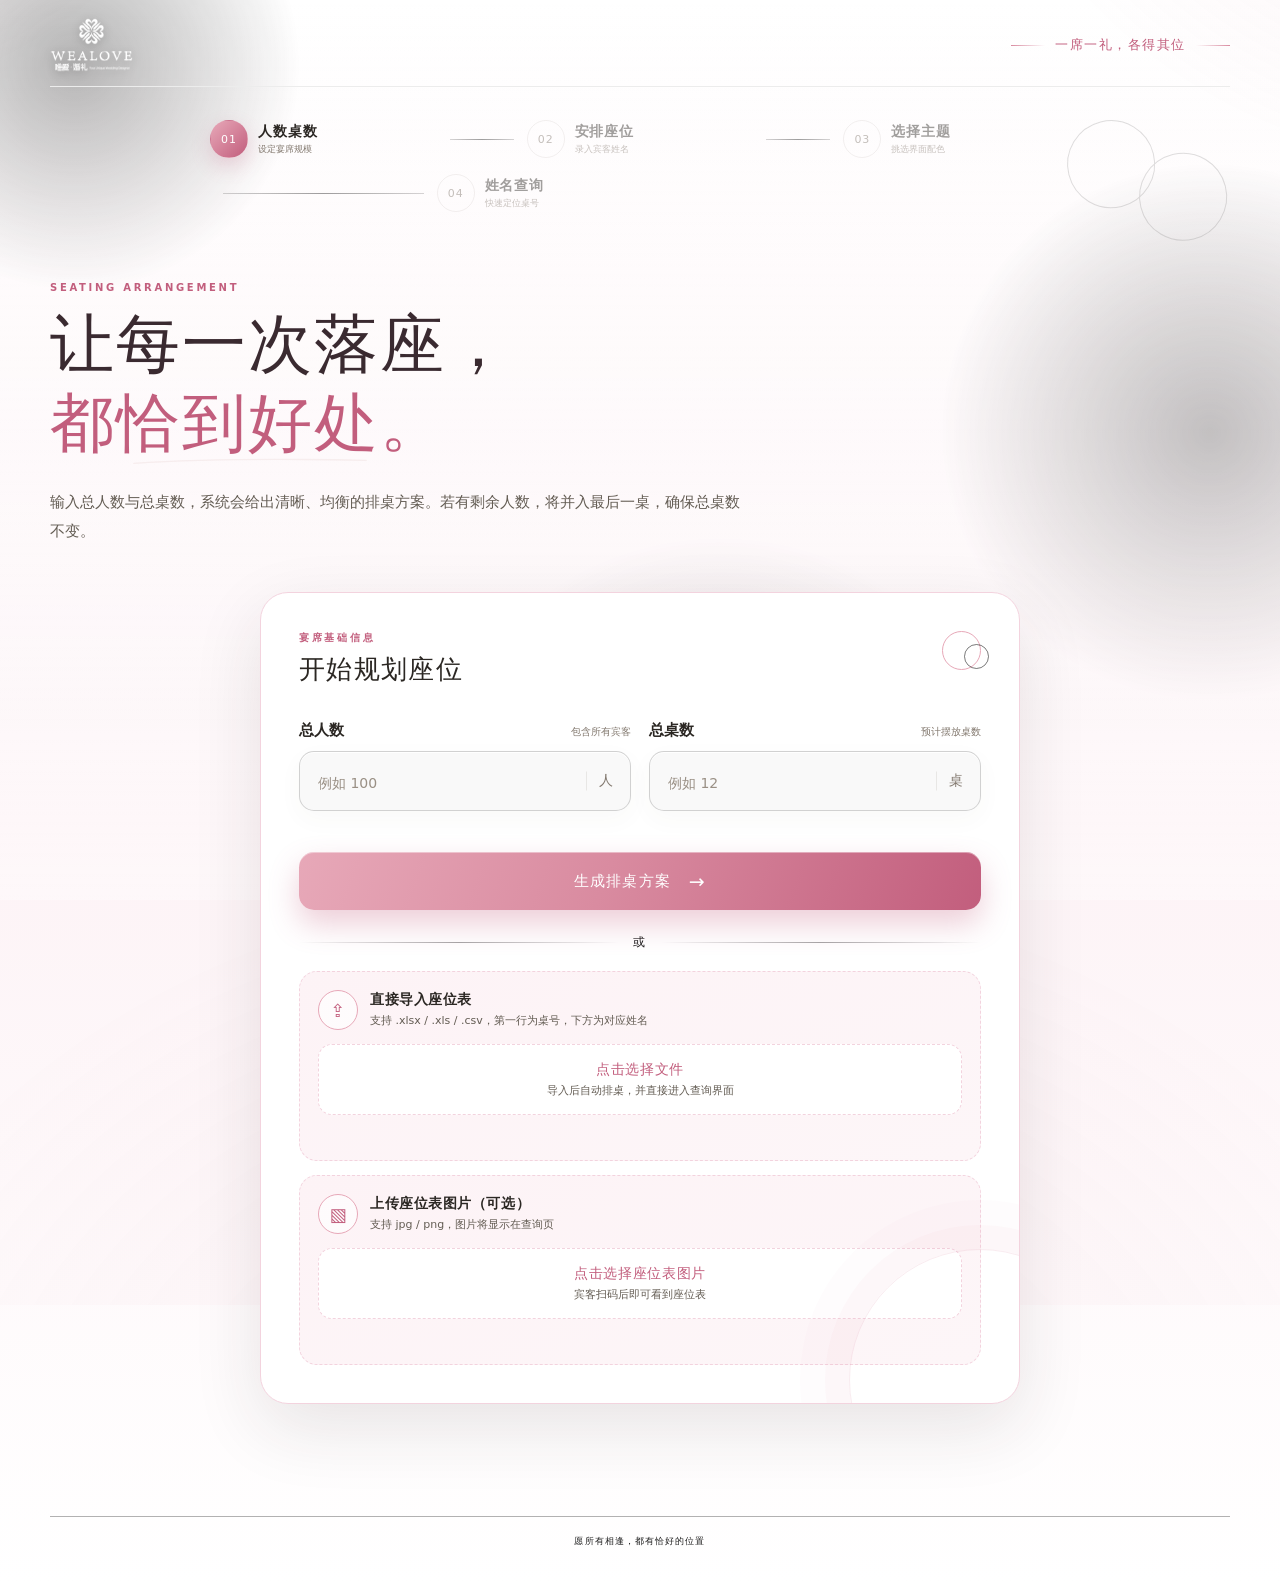
<file: index.html>
<!doctype html>
<html lang="zh-CN">
<head>
  <meta charset="UTF-8" />
  <meta name="viewport" content="width=device-width, initial-scale=1.0" />
  <meta name="theme-color" content="#fffaf7" />
  <link rel="icon" href="data:image/svg+xml,%3Csvg xmlns='http://www.w3.org/2000/svg' viewBox='0 0 64 64'%3E%3Crect width='64' height='64' rx='16' fill='%23fffaf7'/%3E%3Ctext x='32' y='43' text-anchor='middle' font-size='36' fill='%23b87f7d'%3E%E5%9B%8D%3C/text%3E%3C/svg%3E" />
  <title>婚庆座位</title>
  <meta name="apple-mobile-web-app-title" content="婚庆座位" />
  <meta name="description" content="输入宾客与桌数，自动排桌并快速查询座位。" />
  <link rel="stylesheet" href="styles.css" />
</head>
<body>
  <div class="page-atmosphere" aria-hidden="true">
    <span class="glow glow-one"></span>
    <span class="glow glow-two"></span>
    <span class="glow glow-three"></span>
    <div class="petal-field" id="petalField"></div>
    <div class="corner-rings">
      <span></span>
      <span></span>
    </div>
  </div>

  <header class="site-header">
    <a class="brand" href="#" id="brandHome" aria-label="返回第一步">
      <img class="brand-logo" src="logo-white.png" alt="公司 logo" />
    </a>
    <p class="header-note"><span></span> 一席一礼，各得其位 <span></span></p>
  </header>

  <nav class="progress-nav" aria-label="操作步骤">
    <button class="progress-step is-active" type="button" data-target-step="1" aria-current="step">
      <span class="step-index">01</span>
      <span class="step-copy"><strong>人数桌数</strong><small>设定宴席规模</small></span>
    </button>
    <span class="progress-line" aria-hidden="true"></span>
    <button class="progress-step" type="button" data-target-step="2" disabled>
      <span class="step-index">02</span>
      <span class="step-copy"><strong>安排座位</strong><small>录入宾客姓名</small></span>
    </button>
    <span class="progress-line" aria-hidden="true"></span>
    <button class="progress-step" type="button" data-target-step="3" disabled>
      <span class="step-index">03</span>
      <span class="step-copy"><strong>选择主题</strong><small>挑选界面配色</small></span>
    </button>
    <span class="progress-line" aria-hidden="true"></span>
    <button class="progress-step" type="button" data-target-step="4" disabled>
      <span class="step-index">04</span>
      <span class="step-copy"><strong>姓名查询</strong><small>快速定位桌号</small></span>
    </button>
  </nav>

  <main class="app-shell">
    <section class="view is-active" id="setupView" data-view="1" aria-labelledby="setupTitle">
      <div class="hero-copy reveal">
        <p class="eyebrow">SEATING ARRANGEMENT</p>
        <h1 id="setupTitle">让每一次落座，<br /><em>都恰到好处。</em></h1>
        <p class="hero-desc">输入总人数与总桌数，系统会给出清晰、均衡的排桌方案。若有剩余人数，将并入最后一桌，确保总桌数不变。</p>
      </div>

      <div class="setup-layout">
        <div class="form-card reveal delay-one">
          <div class="card-heading">
            <div>
              <p class="section-kicker">宴席基础信息</p>
              <h2>开始规划座位</h2>
            </div>
            <span class="mini-ring" aria-hidden="true"></span>
          </div>

          <div class="input-grid">
            <label class="field-group" for="guestTotal">
              <span class="field-label"><b>总人数</b><small>包含所有宾客</small></span>
              <span class="input-wrap">
                <input id="guestTotal" name="guestTotal" type="number" min="1" max="9999" step="1" inputmode="numeric" placeholder="例如 100" autocomplete="off" />
                <span class="input-unit">人</span>
              </span>
            </label>

            <label class="field-group" for="tableTotal">
              <span class="field-label"><b>总桌数</b><small>预计摆放桌数</small></span>
              <span class="input-wrap">
                <input id="tableTotal" name="tableTotal" type="number" min="1" max="999" step="1" inputmode="numeric" placeholder="例如 12" autocomplete="off" />
                <span class="input-unit">桌</span>
              </span>
            </label>
          </div>

          <p class="form-error" id="formError" role="alert" aria-live="polite"></p>
          <button class="primary-button" id="calculateBtn" type="button">
            <span>生成排桌方案</span>
            <span class="button-arrow" aria-hidden="true">→</span>
          </button>
          <button class="text-button is-hidden" id="resumeBtn" type="button">继续上次的座位安排</button>

          <div class="import-divider" aria-hidden="true"><span>或</span></div>

          <div class="excel-import">
            <div class="import-heading">
              <span class="import-icon" aria-hidden="true">⇪</span>
              <div class="import-copy">
                <b>直接导入座位表</b>
                <small>支持 .xlsx / .xls / .csv，第一行为桌号，下方为对应姓名</small>
              </div>
            </div>
            <label class="file-drop" for="excelFile">
              <span class="drop-title">点击选择文件</span>
              <span class="drop-hint">导入后自动排桌，并直接进入查询界面</span>
            </label>
            <input id="excelFile" type="file" accept=".xlsx,.xls,.csv" />
            <p class="import-status" id="importStatus" aria-live="polite"></p>
          </div>

          <div class="chart-import">
            <div class="import-heading">
              <span class="import-icon" aria-hidden="true">▧</span>
              <div class="import-copy">
                <b>上传座位表图片（可选）</b>
                <small>支持 jpg / png，图片将显示在查询页</small>
              </div>
            </div>
            <label class="file-drop" for="chartImageFile">
              <span class="drop-title" id="chartDropTitle">点击选择座位表图片</span>
              <span class="drop-hint">宾客扫码后即可看到座位表</span>
            </label>
            <input id="chartImageFile" type="file" accept="image/*" />
            <div class="chart-preview is-hidden" id="chartPreviewWrap">
              <img id="chartPreviewImg" alt="座位表预览" />
              <button class="soft-button compact" id="chartRemoveBtn" type="button">移除图片</button>
            </div>
            <p class="import-status" id="chartStatus" aria-live="polite"></p>
          </div>
        </div>

      </div>
    </section>

    <section class="view" id="seatingView" data-view="2" aria-labelledby="seatingTitle" hidden>
      <div class="section-heading">
        <div>
          <p class="eyebrow">TABLE ARRANGEMENT</p>
          <h1 id="seatingTitle">安排每一桌的宾客</h1>
          <p>点击姓名即可修改，输入后按回车可连续添加。也可一次性粘贴完整名单。</p>
        </div>
        <div class="heading-actions">
          <button class="soft-button" id="batchImportBtn" type="button"><span>⇧</span> 批量导入名单</button>
          <button class="soft-button danger-soft" id="clearNamesBtn" type="button">清空姓名</button>
        </div>
      </div>

      <div class="seating-summary">
        <div class="summary-main">
          <span class="summary-icon" aria-hidden="true">♡</span>
          <div>
            <p>当前已安排 <strong id="assignedCount">0</strong> / <span id="expectedCount">0</span> 人</p>
            <small id="assignmentHint">还未录入宾客姓名</small>
          </div>
        </div>
        <div class="progress-track" aria-hidden="true"><span id="assignmentProgress"></span></div>
        <div class="summary-percent" id="assignmentPercent">0%</div>
      </div>

      <div class="table-toolbar">
        <label class="toolbar-search" for="tableSearch">
          <span aria-hidden="true">⌕</span>
          <input id="tableSearch" type="search" placeholder="筛选桌号或姓名" autocomplete="off" />
        </label>
        <p id="tableResultCount">共 0 桌</p>
      </div>

      <div class="tables-grid" id="tablesGrid"></div>
      <div class="empty-filter is-hidden" id="emptyFilter">没有找到符合条件的桌子</div>

      <div class="sticky-next">
        <div>
          <strong id="nextButtonTitle">请先安排宾客</strong>
          <small id="nextButtonHint">姓名录入后即可进入查询</small>
        </div>
        <button class="primary-button compact" id="goToSearchBtn" type="button" disabled>
          <span>下一步 · 选择主题</span><span class="button-arrow" aria-hidden="true">→</span>
        </button>
      </div>
    </section>

    <section class="view" id="themeView" data-view="3" aria-labelledby="themeTitle" hidden>
      <div class="section-heading">
        <div>
          <p class="eyebrow">THEME SELECTION</p>
          <h1 id="themeTitle">选择最终界面的主题</h1>
          <p>为姓名查询页挑选一套配色，宾客扫码后将看到所选风格。</p>
        </div>
      </div>
      <div class="theme-grid" id="themeGrid"></div>
      <div class="sticky-next">
        <div>
          <strong id="themeNextTitle">请选择一套主题</strong>
          <small>选择后即可进入最终姓名查询</small>
        </div>
        <button class="primary-button compact" id="themeConfirmBtn" type="button">
          <span>进入姓名查询</span><span class="button-arrow" aria-hidden="true">→</span>
        </button>
      </div>
    </section>

    <section class="view" id="lookupView" data-view="4" aria-labelledby="lookupTitle" hidden>
      <div class="dream-clouds" aria-hidden="true">
        <span></span><span></span><span></span><i></i><i></i><i></i>
      </div>
      <div class="lookup-hero">
        <p class="eyebrow">YOUR TABLE</p>
        <h1 id="lookupTitle">您属于哪一桌</h1>
      </div>

      <div class="lookup-card">
        <form class="lookup-form" id="lookupForm">
          <span class="search-flourish" aria-hidden="true"></span>
          <label for="guestSearch">姓名关键词</label>
          <div class="lookup-input-row">
            <input id="guestSearch" type="search" placeholder="输入姓名关键词" autocomplete="off" />
            <button type="submit"><span>查询座位</span><span aria-hidden="true">→</span></button>
          </div>
        </form>
      </div>


      <section class="chart-card is-hidden" id="chartCard" aria-label="座位表">
        <div class="chart-heading">
          <div>
            <p class="section-kicker">SEATING CHART</p>
            <h2>座位表</h2>
          </div>
        </div>
        <figure class="chart-figure" id="chartFigure">
          <img id="chartImageDisplay" alt="座位表，点击放大" />
          <figcaption class="chart-hint">点击图片可放大查看</figcaption>
        </figure>
      </section>

      <section class="share-qr-card" id="shareQrCard" aria-labelledby="shareQrTitle">
        <div class="qr-copy">
          <h2 id="shareQrTitle">座位查询二维码</h2>
          <div class="qr-actions">
            <button class="primary-button compact" id="copyQrBtn" type="button">复制二维码图片</button>
            <button class="soft-button" id="downloadQrBtn" type="button">下载 PNG</button>
            <button class="soft-button" id="copyQrLinkBtn" type="button">复制查询链接</button>
          </div>
          <div class="is-hidden" aria-hidden="true">
            <label for="qrTargetUrl">二维码指向</label>
            <input id="qrTargetUrl" type="url" tabindex="-1" />
            <button id="qrRefreshBtn" type="button">重新生成</button>
            <p class="qr-status" id="qrStatus" aria-live="polite"></p>
          </div>
        </div>
        <div class="qr-canvas-wrap">
          <div class="qr-frame">
            <canvas id="qrCanvas" width="320" height="320" aria-label="座位查询二维码"></canvas>
            <span class="qr-corner qr-corner-one"></span>
            <span class="qr-corner qr-corner-two"></span>
          </div>
        </div>
      </section>

      <div class="lookup-result is-hidden" id="lookupResult" aria-live="polite"></div>

      <div class="lookup-placeholder" id="lookupPlaceholder">
        <div class="placeholder-ring"><span>囍</span></div>
        <h2>输入姓名查找桌号</h2>
      </div>

      <div class="overview-section">
        <div class="overview-heading">
          <div>
            <p class="section-kicker">SEATING OVERVIEW</p>
            <h2>全部桌位一览</h2>
          </div>
          <button class="soft-button" id="backToSeatingBtn" type="button">← 返回调整</button>
        </div>
        <div class="overview-grid" id="overviewGrid"></div>
      </div>
    </section>
  </main>

  <footer class="site-footer">
    <p>愿所有相逢，都有恰好的位置</p>
  </footer>

  <dialog class="app-dialog" id="batchDialog">
    <form method="dialog" id="batchForm">
      <button class="dialog-close" type="button" id="dialogCloseBtn" aria-label="关闭">×</button>
      <p class="section-kicker">QUICK ENTRY</p>
      <h2 id="batchDialogTitle">批量录入姓名</h2>
      <p class="dialog-desc" id="batchDialogDesc">每行一个姓名，也可使用逗号、顿号分隔。</p>
      <label class="dialog-textarea-label" for="batchNames">
        <textarea id="batchNames" rows="10" placeholder="林诗雨&#10;陈予安&#10;周晚晴&#10;赵明远"></textarea>
      </label>
      <div class="dialog-meta">
        <span id="batchCounter">已识别 0 个姓名</span>
        <label class="file-button" for="nameFile">从 TXT / CSV 读取</label>
        <input id="nameFile" type="file" accept=".txt,.csv,text/plain,text/csv" />
      </div>
      <div class="dialog-actions">
        <button class="soft-button" type="button" id="dialogCancelBtn">取消</button>
        <button class="primary-button compact" type="submit" id="batchConfirmBtn">确认添加</button>
      </div>
    </form>
  </dialog>

  <dialog class="app-dialog confirm-dialog" id="confirmDialog">
    <form method="dialog">
      <div class="confirm-symbol">?</div>
      <h2 id="confirmTitle">确认操作</h2>
      <p id="confirmMessage">此操作无法撤销。</p>
      <div class="dialog-actions centered">
        <button class="soft-button" value="cancel">取消</button>
        <button class="confirm-button" value="confirm">确认</button>
      </div>
    </form>
  </dialog>

  <div class="image-lightbox is-hidden" id="imageLightbox" role="dialog" aria-modal="true" aria-label="座位表大图">
    <button class="lightbox-close" id="lightboxClose" type="button" aria-label="关闭">×</button>
    <img id="lightboxImage" alt="座位表大图" />
  </div>

  <div class="toast" id="toast" role="status" aria-live="polite"></div>

  <script src="qrcode-generator.js" defer></script>
  <script src="xlsx.full.min.js" defer></script>
  <script src="app.js" defer></script>
</body>
</html>
</file>
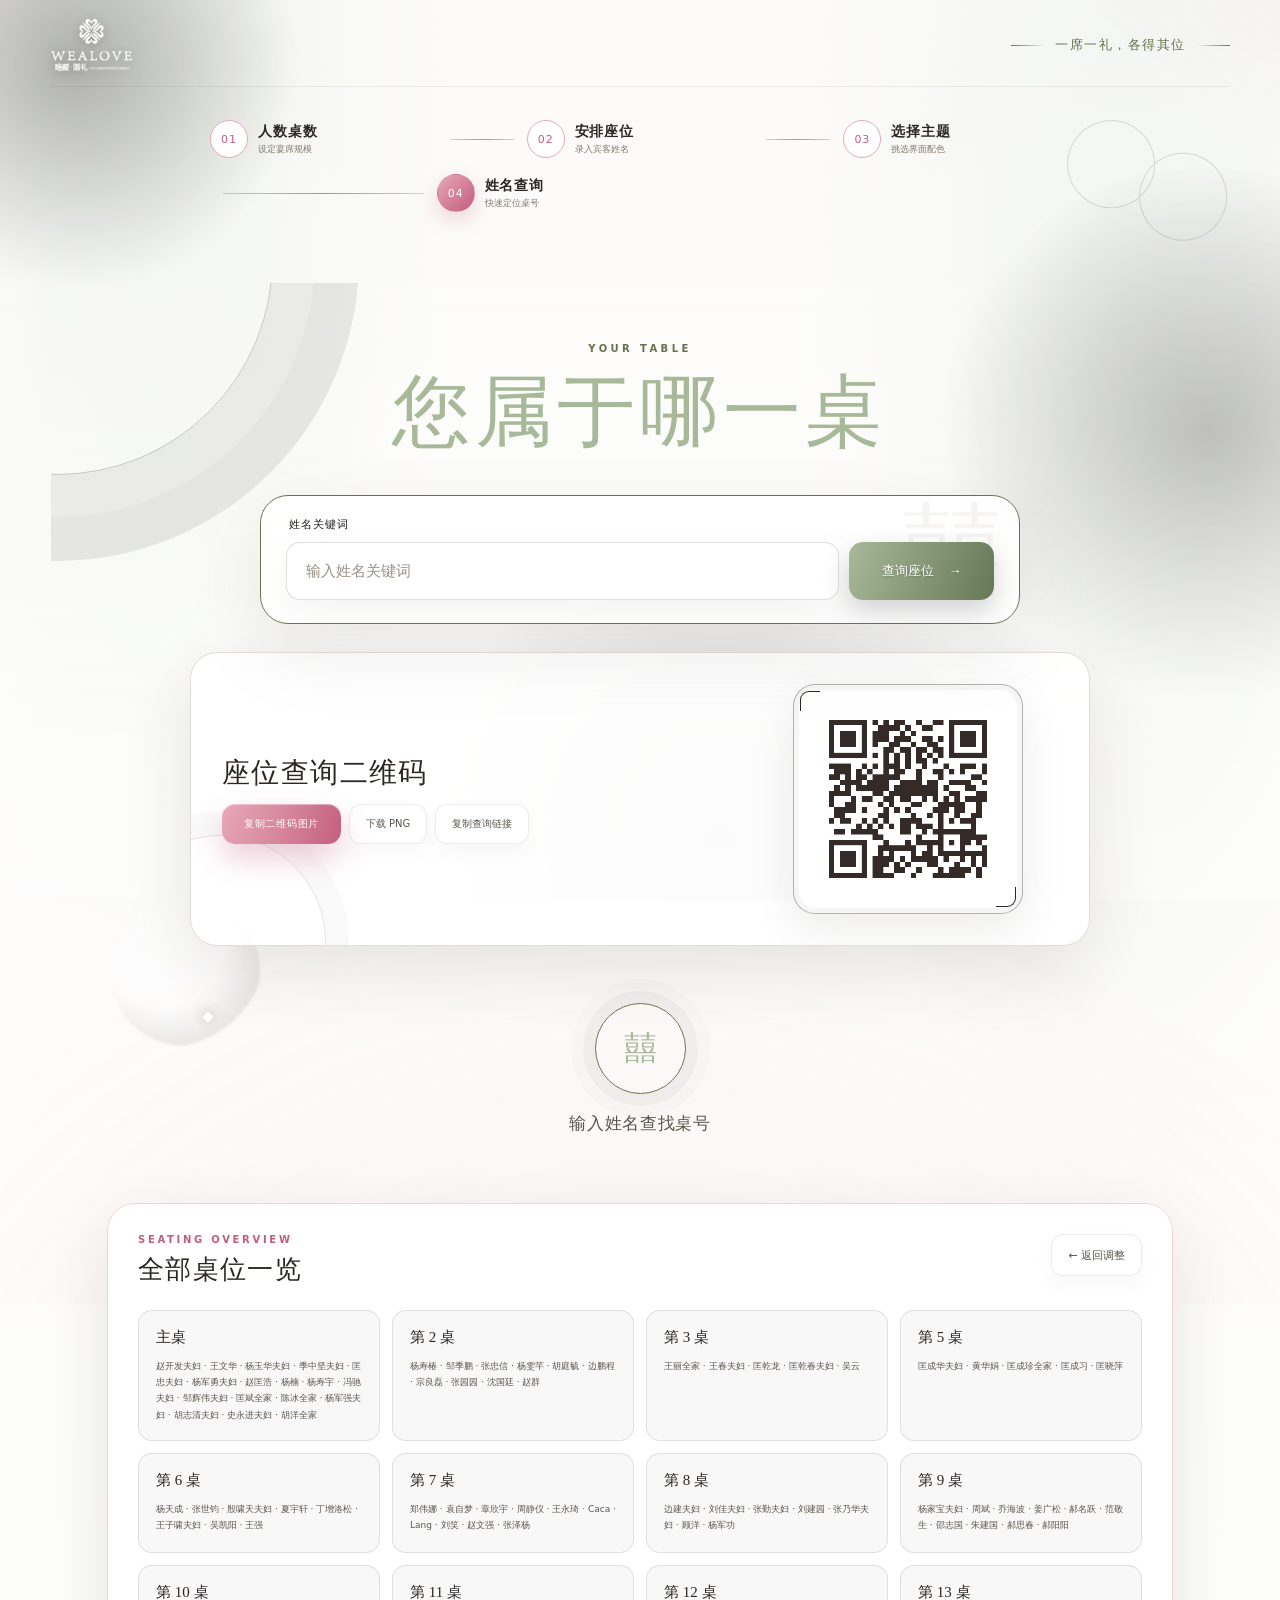
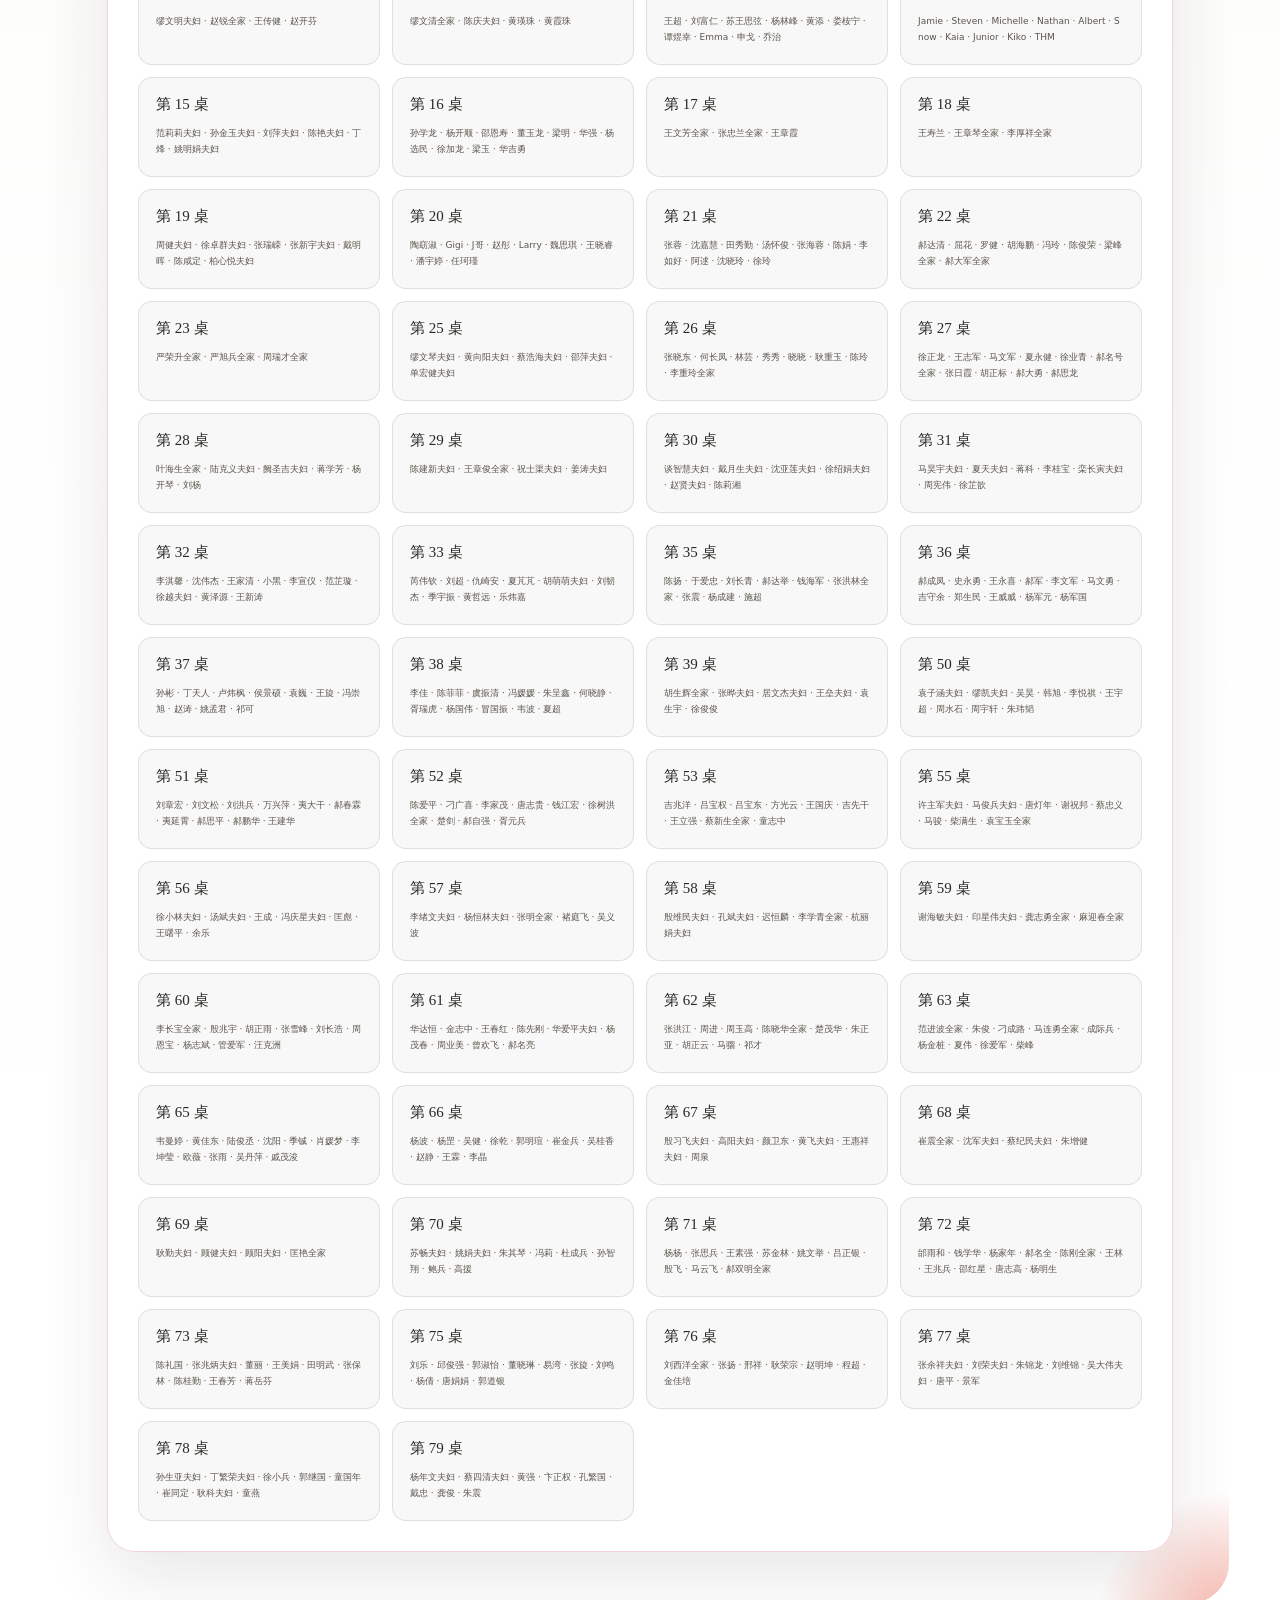
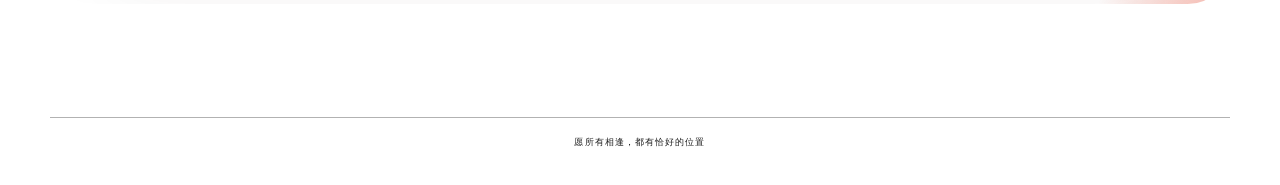
<file: admin.html>
<!doctype html>
<html lang="zh-CN">
<head>
<script>window.SHARE_URL_OVERRIDE = window.location.origin + "/guest.html";</script>
  <meta charset="UTF-8" />
  <meta name="viewport" content="width=device-width, initial-scale=1.0" />
  <meta name="theme-color" content="#fffaf7" />
  <link rel="icon" href="data:image/svg+xml,%3Csvg xmlns='http://www.w3.org/2000/svg' viewBox='0 0 64 64'%3E%3Crect width='64' height='64' rx='16' fill='%23fffaf7'/%3E%3Ctext x='32' y='43' text-anchor='middle' font-size='36' fill='%23b87f7d'%3E%E5%9B%8D%3C/text%3E%3C/svg%3E" />
  <title>婚庆座位</title>
  <meta name="apple-mobile-web-app-title" content="婚庆座位" />
  <meta name="description" content="输入宾客与桌数，自动排桌并快速查询座位。" />
  <style>
:root {
  --ink: #2b2723;
  --ink-soft: #635c53;
  --paper: #faf7f0;
  --paper-warm: #fbf9f4;
  --blush: #c9c9c9;
  --blush-deep: #1c1c1c;
  --rose-wash: #f0f0f0;
  --gold: #3a3a3a;
  --gold-deep: #1c1c1c;
  --line: rgba(43, 39, 35, 0.14);
  --shadow-sm: 0 12px 32px rgba(43, 39, 35, 0.08);
  --shadow-md: 0 24px 70px rgba(43, 39, 35, 0.11);
  --shadow-lg: 0 38px 100px rgba(43, 39, 35, 0.15);
  --serif: "Songti SC", "STSong", "Noto Serif SC", "Source Han Serif SC", Georgia, serif;
  --sans: "Microsoft YaHei", "PingFang SC", "Noto Sans SC", system-ui, sans-serif;
  --handwriting: "华文行楷", "STXingkai", "Kaiti SC", "STKaiti", "KaiTi", "楷体", "Segoe Script", "Brush Script MT", "Pacifico", cursive;
}

* { box-sizing: border-box; }
html { scroll-behavior: smooth; }
body {
  margin: 0;
  min-width: 320px;
  min-height: 100vh;
  color: var(--ink);
  font-family: var(--sans);
  background: linear-gradient(180deg, #f5f2ea 0%, #f7f4ec 46%, #faf8f2 100%);
  overflow-x: hidden;
}
button, input, textarea { font: inherit; }
button { color: inherit; }
button, a { -webkit-tap-highlight-color: transparent; }
button:focus-visible, input:focus-visible, textarea:focus-visible, [tabindex]:focus-visible {
  outline: 3px solid rgba(0, 0, 0, 0.23);
  outline-offset: 2px;
}

/* 动态生态背景：流动的绿意与金色柔光 */
body::before {
  content: "";
  position: fixed;
  inset: -45%;
  z-index: 0;
  pointer-events: none;
  background:
    radial-gradient(38% 52% at 12% 6%, rgba(0, 0, 0, 0.30), transparent 62%),
    radial-gradient(42% 48% at 88% 10%, rgba(0, 0, 0, 0.26), transparent 64%),
    radial-gradient(58% 62% at 50% 112%, rgba(0, 0, 0, 0.18), transparent 70%);
  animation: eco-drift 19s ease-in-out infinite alternate;
}
body::after {
  content: "";
  position: fixed;
  inset: 0;
  z-index: 0;
  pointer-events: none;
  background: linear-gradient(180deg, rgba(249, 247, 240, 0.28) 0%, rgba(249, 247, 240, 0.82) 100%);
}
@keyframes eco-drift {
  from { transform: translate3d(0, 0, 0) scale(1); }
  to { transform: translate3d(-2.5%, 2.5%, 0) scale(1.08); }
}

.is-hidden { display: none !important; }

.page-atmosphere { position: fixed; inset: 0; z-index: 0; pointer-events: none; overflow: hidden; }
.glow { position: absolute; border-radius: 50%; filter: blur(4px); opacity: 0.75; animation: breathe 9s ease-in-out infinite alternate; }
.glow-one { top: -170px; left: -160px; width: 470px; height: 470px; background: radial-gradient(circle, rgba(0, 0, 0, 0.44), rgba(0, 0, 0, 0) 68%); }
.glow-two { top: 18%; right: -200px; width: 540px; height: 540px; background: radial-gradient(circle, rgba(0, 0, 0, 0.3), rgba(0, 0, 0, 0) 71%); animation-delay: -4s; }
.glow-three { bottom: -250px; left: 32%; width: 620px; height: 620px; background: radial-gradient(circle, rgba(0, 0, 0, 0.27), rgba(0, 0, 0, 0) 70%); animation-delay: -7s; }
@keyframes breathe { from { transform: scale(0.94) translate3d(0, 0, 0); opacity: 0.55; } to { transform: scale(1.1) translate3d(10px, -12px, 0); opacity: 0.9; } }

.corner-rings { position: absolute; top: 105px; right: 4.5vw; width: 150px; height: 150px; opacity: 0.18; transform: rotate(-14deg); }
.corner-rings span { position: absolute; width: 88px; height: 88px; border: 1px solid var(--gold); border-radius: 50%; }
.corner-rings span:first-child { left: 0; top: 7px; }
.corner-rings span:last-child { right: 0; bottom: 6px; }
.petal-field { position: absolute; inset: 0; }
.petal {
  --fall-duration: 13s; --fall-delay: 0s; --petal-size: 13px; --drift: 90px; --spin: 320deg;
  position: absolute; top: -40px; left: var(--petal-left, 10%); width: var(--petal-size); height: calc(var(--petal-size) * 0.72);
  border-radius: 80% 10% 80% 10%;
  background: linear-gradient(135deg, rgba(255, 255, 255, 0.95), rgba(0, 0, 0, 0.72));
  box-shadow: 0 0 10px rgba(0, 0, 0, 0.18); opacity: 0;
  animation: petal-fall var(--fall-duration) linear var(--fall-delay) infinite;
}
.petal:nth-child(3n) { background: linear-gradient(135deg, rgba(255, 255, 255, 0.98), rgba(0, 0, 0, 0.72)); }
.petal:nth-child(4n) { transform: scale(0.72); }
@keyframes petal-fall {
  0% { transform: translate3d(0, -5vh, 0) rotate(0deg); opacity: 0; }
  10% { opacity: 0.7; }
  45% { transform: translate3d(calc(var(--drift) * 0.55), 44vh, 0) rotate(calc(var(--spin) * 0.45)); opacity: 0.56; }
  78% { opacity: 0.48; }
  100% { transform: translate3d(var(--drift), 108vh, 0) rotate(var(--spin)); opacity: 0; }
}

.site-header, .progress-nav, .app-shell, .site-footer { position: relative; z-index: 2; }
.site-header { width: min(1180px, calc(100% - 48px)); margin: 0 auto; padding: 30px 0 24px; display: flex; align-items: center; justify-content: space-between; border-bottom: 1px solid rgba(0, 0, 0, 0.1); }
.brand { display: inline-flex; gap: 13px; align-items: center; color: inherit; text-decoration: none; }
.brand-mark { width: 47px; height: 47px; display: grid; place-items: center; border: 1px solid rgba(0, 0, 0, 0.52); border-radius: 50%; color: var(--gold-deep); font-family: var(--serif); font-size: 23px; background: rgba(255, 255, 255, 0.68); box-shadow: inset 0 0 0 4px rgba(255, 255, 255, 0.72), 0 8px 20px rgba(134, 124, 114, 0.07); }
.brand-copy { display: grid; gap: 2px; }
.brand-copy strong { font-family: var(--serif); font-size: 20px; font-weight: 600; letter-spacing: 0.18em; }
.brand-copy small { color: #82786e; font-size: 8px; letter-spacing: 0.18em; }
.header-note { display: flex; align-items: center; gap: 10px; margin: 0; color: #726960; font-family: var(--serif); font-size: 13px; letter-spacing: 0.12em; }
.header-note span, .site-footer span { display: block; width: 34px; height: 1px; background: linear-gradient(90deg, transparent, var(--gold)); }
.header-note span { transform: rotate(180deg); }

.progress-nav { width: min(860px, calc(100% - 48px)); margin: 25px auto 0; display: grid; grid-template-columns: 1fr minmax(42px, 90px) 1fr minmax(42px, 90px) 1fr; align-items: center; }
.progress-step { appearance: none; border: 0; background: transparent; display: flex; align-items: center; gap: 10px; padding: 8px 0; text-align: left; cursor: pointer; opacity: 0.44; transition: opacity 0.35s ease, transform 0.35s ease; }
.progress-step:disabled { cursor: default; }
.progress-step.is-active, .progress-step.is-complete { opacity: 1; }
.progress-step.is-active .step-index { color: #fff; border-color: var(--blush-deep); background: var(--blush-deep); box-shadow: 0 8px 20px rgba(0, 0, 0, 0.23); }
.progress-step.is-complete .step-index { color: var(--gold-deep); border-color: rgba(0, 0, 0, 0.65); background: #faf7ec; }
.step-index { flex: 0 0 38px; width: 38px; height: 38px; display: grid; place-items: center; border: 1px solid rgba(122, 112, 102, 0.22); border-radius: 50%; color: #7a7167; font-size: 11px; letter-spacing: 0.08em; transition: 0.35s ease; }
.step-copy { display: grid; gap: 2px; }
.step-copy strong { font-family: var(--serif); font-size: 14px; font-weight: 600; letter-spacing: 0.06em; white-space: nowrap; }
.step-copy small { color: #82786e; font-size: 9px; white-space: nowrap; }
.progress-line { height: 1px; margin: 0 13px; background: linear-gradient(90deg, rgba(0, 0, 0, 0.16), rgba(0, 0, 0, 0.38), rgba(0, 0, 0, 0.16)); }

.app-shell { width: min(1180px, calc(100% - 48px)); margin: 0 auto; padding: 62px 0 112px; }
.view { min-height: 420px; }
.view.is-active { animation: view-in 0.72s cubic-bezier(0.22, 0.9, 0.24, 1) both; }
@keyframes view-in { from { opacity: 0; transform: translateY(18px); filter: blur(3px); } to { opacity: 1; transform: translateY(0); filter: blur(0); } }
.eyebrow, .section-kicker { margin: 0 0 12px; color: var(--gold-deep); font-size: 10px; font-weight: 600; letter-spacing: 0.27em; text-transform: uppercase; }
.hero-copy { max-width: 790px; margin-bottom: 46px; }
.hero-copy h1, .section-heading h1, .lookup-hero h1 { margin: 0; font-family: var(--serif); font-size: clamp(37px, 5vw, 66px); font-weight: 500; line-height: 1.24; letter-spacing: 0.03em; }
.hero-copy h1 em { position: relative; color: var(--blush-deep); font-style: normal; }
.hero-copy h1 em::after { content: ""; position: absolute; left: 1%; right: 0; bottom: -7px; height: 9px; background: url("data:image/svg+xml,%3Csvg width='260' height='10' viewBox='0 0 260 10' xmlns='http://www.w3.org/2000/svg'%3E%3Cpath d='M1 7C71 2.4 163 1.8 259 3.7' fill='none' stroke='%23d8b7b4' stroke-width='1.5' stroke-linecap='round'/%3E%3C/svg%3E") center / 100% 100% no-repeat; opacity: 0.72; }
.hero-desc { max-width: 690px; margin: 24px 0 0; color: var(--ink-soft); font-size: 15px; line-height: 1.95; }
.reveal { animation: reveal-up 0.75s cubic-bezier(0.2, 0.75, 0.2, 1) both; }
.delay-one { animation-delay: 0.08s; }
.delay-two { animation-delay: 0.16s; }
@keyframes reveal-up { from { opacity: 0; transform: translateY(16px); } to { opacity: 1; transform: translateY(0); } }
.setup-layout { display: grid; grid-template-columns: minmax(0, 1.16fr) minmax(360px, 0.84fr); gap: 26px; align-items: stretch; }
.form-card, .preview-card, .lookup-card, .overview-section { border: 1px solid rgba(0, 0, 0, 0.14); border-radius: 28px; background: rgba(255, 255, 255, 0.76); box-shadow: var(--shadow-md); backdrop-filter: blur(18px); }
.form-card { padding: 38px; position: relative; overflow: hidden; }
.form-card::before { content: ""; position: absolute; right: -92px; bottom: -108px; width: 260px; height: 260px; border: 1px solid rgba(0, 0, 0, 0.12); border-radius: 50%; box-shadow: 0 0 0 24px rgba(0, 0, 0, 0.035), 0 0 0 49px rgba(0, 0, 0, 0.025); }
.card-heading, .overview-heading { display: flex; justify-content: space-between; align-items: flex-start; gap: 20px; }
.card-heading h2, .overview-heading h2 { margin: 0; font-family: var(--serif); font-size: 26px; font-weight: 500; letter-spacing: 0.05em; }
.card-heading .section-kicker { margin-bottom: 7px; }
.mini-ring { display: block; width: 39px; height: 39px; border: 1px solid rgba(0, 0, 0, 0.42); border-radius: 50%; position: relative; }
.mini-ring::after { content: ""; position: absolute; width: 23px; height: 23px; right: -9px; top: 12px; border: 1px solid rgba(0, 0, 0, 0.52); border-radius: 50%; }
.input-grid { display: grid; grid-template-columns: 1fr 1fr; gap: 18px; margin-top: 34px; }
.field-group { display: grid; gap: 11px; }
.field-label { display: flex; align-items: baseline; justify-content: space-between; gap: 14px; }
.field-label b { font-family: var(--serif); font-size: 15px; font-weight: 600; }
.field-label small { color: #82786e; font-size: 10px; }
.input-wrap { position: relative; display: block; }
.input-wrap input { width: 100%; height: 60px; padding: 0 58px 0 18px; border: 1px solid rgba(0, 0, 0, 0.16); border-radius: 15px; color: var(--ink); background: rgba(248, 248, 248, 0.86); box-shadow: inset 0 1px 0 #fff, 0 8px 24px rgba(82, 74, 67, 0.035); font-size: 19px; font-weight: 600; transition: border-color 0.25s ease, box-shadow 0.25s ease, transform 0.25s ease; }
.input-wrap input::placeholder { color: #9a9085; font-size: 14px; font-weight: 400; }
.input-wrap input:focus { border-color: rgba(0, 0, 0, 0.53); box-shadow: 0 0 0 4px rgba(0, 0, 0, 0.12), 0 12px 28px rgba(82, 74, 67, 0.06); transform: translateY(-1px); }
.input-unit { position: absolute; right: 18px; top: 50%; transform: translateY(-50%); color: #82786e; font-family: var(--serif); font-size: 14px; }
.input-unit::before { content: ""; position: absolute; left: -13px; top: 50%; width: 1px; height: 19px; background: rgba(124, 114, 104, 0.13); transform: translateY(-50%); }
.calculation-note { display: flex; gap: 12px; align-items: center; margin: 25px 0 0; padding: 15px 17px; border: 1px solid rgba(0, 0, 0, 0.15); border-radius: 14px; background: linear-gradient(105deg, rgba(251, 227, 223, 0.82), rgba(248, 248, 248, 0.93)); }
.note-icon { flex: 0 0 29px; width: 29px; height: 29px; display: grid; place-items: center; border: 1px solid rgba(0, 0, 0, 0.32); border-radius: 50%; color: var(--gold-deep); font-family: var(--serif); font-size: 13px; }
.calculation-note p { margin: 0; color: #635c53; font-size: 11px; line-height: 1.7; }
.form-error { min-height: 20px; margin: 13px 0 0; color: #1c1c1c; font-size: 12px; }
.primary-button, .soft-button, .confirm-button { appearance: none; border: 0; cursor: pointer; transition: transform 0.25s ease, box-shadow 0.25s ease, background 0.25s ease, opacity 0.25s ease; }
.primary-button { width: 100%; min-height: 58px; margin-top: 8px; padding: 0 23px; display: inline-flex; align-items: center; justify-content: center; gap: 18px; border-radius: 15px; color: #fff; background: linear-gradient(110deg, #1c1c1c, #1c1c1c 62%, #1c1c1c); box-shadow: 0 16px 34px rgba(0, 0, 0, 0.25), inset 0 1px 0 rgba(255, 255, 255, 0.28); font-family: var(--serif); font-size: 15px; letter-spacing: 0.07em; position: relative; overflow: hidden; }
.primary-button::before { content: ""; position: absolute; inset: 0; background: linear-gradient(100deg, transparent 15%, rgba(255, 255, 255, 0.22) 46%, transparent 72%); transform: translateX(-110%); transition: transform 0.75s ease; }
.primary-button:hover:not(:disabled) { transform: translateY(-2px); box-shadow: 0 20px 42px rgba(0, 0, 0, 0.31), inset 0 1px 0 rgba(255, 255, 255, 0.3); }
.primary-button:hover:not(:disabled)::before { transform: translateX(110%); }
.primary-button:disabled { cursor: not-allowed; opacity: 0.42; box-shadow: none; }
.primary-button.compact { width: auto; min-height: 48px; margin: 0; padding: 0 22px; border-radius: 13px; font-size: 13px; }
.button-arrow { font-family: var(--sans); font-size: 19px; transition: transform 0.25s ease; }
.primary-button:hover .button-arrow { transform: translateX(4px); }
.text-button { display: block; margin: 14px auto 0; padding: 5px 8px; border: 0; color: var(--blush-deep); background: transparent; font-family: var(--serif); font-size: 12px; cursor: pointer; border-bottom: 1px solid rgba(0, 0, 0, 0.28); }.preview-card { position: relative; overflow: hidden; padding: 35px 34px 30px; color: #fff; background: linear-gradient(155deg, rgba(255, 255, 255, 0.97), rgba(255, 247, 245, 0.92)), var(--paper); }
.preview-card::before { content: ""; position: absolute; top: -70px; right: -62px; width: 230px; height: 230px; border: 1px solid rgba(0, 0, 0, 0.17); border-radius: 50%; box-shadow: 0 0 0 31px rgba(0, 0, 0, 0.04), 0 0 0 65px rgba(0, 0, 0, 0.025); }
.preview-top { position: relative; display: flex; align-items: center; justify-content: space-between; }
.preview-top .section-kicker { margin: 0; }
.preview-status { padding: 6px 10px; border: 1px solid rgba(0, 0, 0, 0.25); border-radius: 999px; color: #726960; background: rgba(255, 255, 255, 0.7); font-size: 9px; }
.preview-status.ready { color: #111111; background: #f5f5f5; border-color: rgba(0, 0, 0, 0.4); }
.average-display { position: relative; display: grid; grid-template-columns: auto 1fr; align-items: end; margin: 42px 0 34px; padding-bottom: 25px; border-bottom: 1px solid rgba(123, 113, 103, 0.1); }
.average-number { color: var(--blush-deep); font-family: var(--serif); font-size: clamp(62px, 8vw, 86px); line-height: 0.82; font-weight: 400; letter-spacing: -0.05em; }
.average-unit { align-self: end; padding: 0 0 3px 10px; color: #635c53; font-family: var(--serif); font-size: 14px; }
.average-display small { grid-column: 1 / -1; margin-top: 13px; color: #8a8075; font-size: 9px; letter-spacing: 0.18em; }
.preview-stats { display: grid; grid-template-columns: repeat(3, 1fr); gap: 10px; }
.preview-stats div { padding: 13px 8px; text-align: center; border-radius: 13px; background: rgba(246, 246, 246, 0.74); border: 1px solid rgba(141, 131, 121, 0.09); }
.preview-stats strong { display: block; color: #38342f; font-family: var(--serif); font-size: 22px; font-weight: 500; }
.preview-stats small { display: block; margin-top: 5px; color: #8a8075; font-size: 9px; }
.formula-card { position: relative; margin-top: 19px; padding: 16px; border-left: 2px solid rgba(0, 0, 0, 0.56); border-radius: 0 12px 12px 0; background: linear-gradient(90deg, rgba(251, 227, 223, 0.8), rgba(255, 255, 255, 0.56)); }
.formula-card span { color: var(--gold-deep); font-size: 9px; letter-spacing: 0.16em; }
.formula-card p { margin: 7px 0 0; color: #524b44; font-size: 11px; line-height: 1.75; }
.preview-footnote { position: relative; margin: 18px 0 0; color: #82786e; font-size: 9px; line-height: 1.7; }

.section-heading { display: flex; justify-content: space-between; align-items: flex-end; gap: 35px; margin-bottom: 31px; }
.section-heading h1 { font-size: clamp(31px, 4vw, 48px); }
.section-heading > div:first-child > p:last-child { margin: 13px 0 0; color: var(--ink-soft); font-size: 13px; line-height: 1.75; }
.heading-actions { flex: 0 0 auto; display: flex; gap: 10px; }
.soft-button { min-height: 42px; padding: 0 16px; border: 1px solid rgba(132, 122, 112, 0.14); border-radius: 12px; color: #5b544c; background: rgba(255, 255, 255, 0.76); box-shadow: 0 8px 20px rgba(82, 74, 67, 0.045); font-size: 11px; }
.soft-button:hover { transform: translateY(-1px); border-color: rgba(0, 0, 0, 0.31); background: #fff; box-shadow: 0 11px 24px rgba(82, 74, 67, 0.08); }
.danger-soft { color: #1c1c1c; }
.seating-summary { display: grid; grid-template-columns: auto minmax(140px, 1fr) auto; align-items: center; gap: 23px; padding: 21px 25px; margin-bottom: 22px; border: 1px solid rgba(147, 137, 127, 0.13); border-radius: 20px; background: rgba(255, 255, 255, 0.72); box-shadow: var(--shadow-sm); backdrop-filter: blur(14px); }
.summary-main { display: flex; align-items: center; gap: 13px; }
.summary-icon { width: 40px; height: 40px; display: grid; place-items: center; border-radius: 50%; color: var(--blush-deep); background: var(--rose-wash); font-size: 19px; }
.summary-main p { margin: 0; font-family: var(--serif); font-size: 13px; }
.summary-main p strong { color: var(--blush-deep); font-size: 20px; font-weight: 500; }
.summary-main small { display: block; margin-top: 3px; color: #82786e; font-size: 9px; }
.progress-track { height: 7px; border-radius: 999px; background: rgba(0, 0, 0, 0.18); overflow: hidden; }
.progress-track span { display: block; width: 0; height: 100%; border-radius: inherit; background: linear-gradient(90deg, #ececec, #1c1c1c 58%, #1c1c1c); transition: width 0.55s cubic-bezier(0.22, 0.8, 0.26, 1); }
.summary-percent { min-width: 45px; color: var(--blush-deep); font-family: var(--serif); font-size: 17px; text-align: right; }
.table-toolbar { display: flex; justify-content: space-between; align-items: center; gap: 20px; margin: 23px 0 17px; }
.toolbar-search { width: min(360px, 100%); display: flex; align-items: center; gap: 9px; padding: 0 14px; height: 42px; border: 1px solid rgba(128, 118, 108, 0.14); border-radius: 12px; background: rgba(255, 255, 255, 0.7); }
.toolbar-search span { color: #82786e; font-size: 18px; }
.toolbar-search input { width: 100%; border: 0; outline: 0; color: var(--ink); background: transparent; font-size: 12px; }
.toolbar-search input::placeholder { color: #92887d; }
#tableResultCount { margin: 0; color: #7a7167; font-size: 10px; }
.tables-grid { display: grid; grid-template-columns: repeat(3, minmax(0, 1fr)); gap: 18px; }
.table-card { position: relative; min-width: 0; padding: 22px; border: 1px solid rgba(140, 130, 120, 0.13); border-radius: 22px; background: linear-gradient(145deg, rgba(255, 255, 255, 0.94), rgba(246, 246, 246, 0.85)), #fff; box-shadow: 0 13px 36px rgba(82, 74, 67, 0.065); overflow: hidden; animation: card-in 0.52s cubic-bezier(0.2, 0.8, 0.25, 1) both; transition: transform 0.25s ease, box-shadow 0.25s ease, border-color 0.25s ease; }
.table-card::before { content: ""; position: absolute; top: -48px; right: -43px; width: 115px; height: 115px; border: 1px solid rgba(0, 0, 0, 0.12); border-radius: 50%; box-shadow: 0 0 0 16px rgba(0, 0, 0, 0.025); }
.table-card:hover { transform: translateY(-3px); border-color: rgba(0, 0, 0, 0.24); box-shadow: 0 18px 44px rgba(82, 74, 67, 0.1); }
.table-card.remainder-card { border-color: rgba(0, 0, 0, 0.3); background: linear-gradient(145deg, rgba(255, 255, 255, 0.97), rgba(251, 227, 223, 0.88)), #fff; }
.table-card.full-card { border-color: rgba(0, 0, 0, 0.31); }
.table-card.full-card::after { content: "满"; position: absolute; top: 18px; right: 17px; width: 28px; height: 28px; display: grid; place-items: center; border-radius: 50%; color: #fff; background: rgba(0, 0, 0, 0.88); font-family: var(--serif); font-size: 11px; box-shadow: 0 7px 16px rgba(0, 0, 0, 0.18); }
@keyframes card-in { from { opacity: 0; transform: translateY(13px) scale(0.985); } to { opacity: 1; transform: translateY(0) scale(1); } }
.table-card-head { display: flex; align-items: flex-start; justify-content: space-between; gap: 14px; position: relative; z-index: 1; }
.table-number { display: flex; align-items: flex-end; gap: 7px; min-width: 0; }
.table-number small { align-self: center; color: #92887d; font-size: 8px; letter-spacing: 0.15em; writing-mode: vertical-rl; transform: rotate(180deg); }
.table-number strong { color: #322e29; font-family: var(--serif); font-size: 34px; font-weight: 400; line-height: 1; letter-spacing: -0.06em; }
.table-number span { padding-bottom: 3px; color: #6a6259; font-family: var(--serif); font-size: 12px; }
.table-meta { padding-right: 1px; text-align: right; }
.table-type { display: inline-block; margin-bottom: 5px; padding: 4px 8px; border: 1px solid rgba(0, 0, 0, 0.17); border-radius: 999px; color: #1c1c1c; background: rgba(237, 138, 122, 0.62); font-size: 8px; }
.remainder-card .table-type { color: #111111; border-color: rgba(0, 0, 0, 0.24); background: rgba(242, 160, 147, 0.7); }
.table-meta p { margin: 0; color: #8a8075; font-size: 9px; }
.table-meta p b { color: #453f39; font-size: 13px; font-weight: 600; }
.seat-progress { height: 4px; margin: 17px 0 15px; border-radius: 99px; background: rgba(0, 0, 0, 0.17); overflow: hidden; }
.seat-progress span { display: block; height: 100%; width: 0; border-radius: inherit; background: linear-gradient(90deg, #ececec, #1c1c1c); transition: width 0.45s ease; }
.remainder-card .seat-progress span { background: linear-gradient(90deg, #3a3a3a, #1c1c1c); }
.names-list { display: flex; flex-wrap: wrap; align-content: flex-start; gap: 7px; min-height: 91px; max-height: 170px; overflow-y: auto; scrollbar-width: thin; scrollbar-color: rgba(0, 0, 0, 0.24) transparent; }
.names-list::-webkit-scrollbar { width: 4px; }
.names-list::-webkit-scrollbar-thumb { background: rgba(0, 0, 0, 0.24); border-radius: 99px; }
.name-chip { height: 28px; max-width: 100%; display: inline-flex; align-items: center; gap: 2px; padding: 0 5px 0 8px; border: 1px solid rgba(143, 133, 123, 0.11); border-radius: 8px; background: #f6f6f6; animation: chip-in 0.3s ease both; }
@keyframes chip-in { from { opacity: 0; transform: scale(0.9); } to { opacity: 1; transform: scale(1); } }
.name-chip input { width: var(--name-width, 48px); max-width: 105px; border: 0; outline: 0; padding: 0; color: #3c3833; background: transparent; font-size: 11px; }
.name-chip button { flex: 0 0 18px; width: 18px; height: 18px; display: grid; place-items: center; padding: 0; border: 0; border-radius: 50%; color: #92887d; background: transparent; font-size: 14px; line-height: 1; cursor: pointer; transition: color 0.2s ease, background 0.2s ease; }
.name-chip button:hover { color: #1c1c1c; background: rgba(0, 0, 0, 0.15); }
.empty-names { width: 100%; min-height: 91px; display: grid; place-items: center; align-content: center; gap: 5px; border: 1px dashed rgba(142, 132, 122, 0.17); border-radius: 10px; color: #92887d; font-size: 10px; text-align: center; }
.empty-names span { color: rgba(0, 0, 0, 0.72); font-family: var(--serif); font-size: 19px; }
.quick-add { display: flex; gap: 7px; margin-top: 14px; }
.quick-add input { min-width: 0; flex: 1; height: 38px; padding: 0 11px; border: 1px solid rgba(0, 0, 0, 0.13); border-radius: 10px; outline: 0; color: var(--ink); background: rgba(248, 248, 248, 0.82); font-size: 10px; transition: 0.2s ease; }
.quick-add input:focus { border-color: rgba(0, 0, 0, 0.42); box-shadow: 0 0 0 3px rgba(0, 0, 0, 0.1); }
.quick-add input:disabled { cursor: not-allowed; opacity: 0.55; }
.quick-add button { flex: 0 0 38px; width: 38px; height: 38px; border: 0; border-radius: 10px; color: #fff; background: #1c1c1c; font-size: 19px; cursor: pointer; transition: 0.2s ease; }
.quick-add button:hover:not(:disabled) { background: #1c1c1c; transform: translateY(-1px); }
.quick-add button:disabled { opacity: 0.35; cursor: not-allowed; }
.card-bulk-button { width: 100%; margin-top: 8px; padding: 6px; border: 0; color: #82786e; background: transparent; font-size: 9px; cursor: pointer; }
.card-bulk-button:hover { color: var(--blush-deep); }
.empty-filter { padding: 40px; color: #82786e; text-align: center; font-family: var(--serif); font-size: 13px; }
.sticky-next { position: sticky; z-index: 5; bottom: 18px; width: min(600px, calc(100% - 20px)); margin: 31px auto 0; padding: 12px 13px 12px 20px; display: flex; align-items: center; justify-content: space-between; gap: 20px; border: 1px solid rgba(142, 132, 122, 0.16); border-radius: 18px; background: rgba(255, 255, 255, 0.9); box-shadow: 0 18px 50px rgba(92, 83, 75, 0.16); backdrop-filter: blur(18px); }
.sticky-next > div { min-width: 0; display: grid; gap: 3px; }
.sticky-next strong { font-family: var(--serif); font-size: 12px; font-weight: 600; }
.sticky-next small { color: #82786e; font-size: 9px; }.lookup-hero { max-width: 700px; margin: 6px auto 32px; text-align: center; }
.lookup-hero h1 { font-size: clamp(36px, 5vw, 58px); }
.lookup-hero > p:last-child { margin: 16px auto 0; color: var(--ink-soft); font-size: 13px; line-height: 1.8; }
.lookup-card { width: min(760px, 100%); margin: 0 auto; padding: 21px 25px 23px; position: relative; overflow: hidden; }
.lookup-card::after { content: "囍"; position: absolute; right: 17px; top: 5px; color: rgba(0, 0, 0, 0.075); font-family: var(--serif); font-size: 100px; line-height: 1; pointer-events: none; }
.lookup-form { position: relative; z-index: 1; }
.lookup-form > label { display: block; margin: 0 0 10px 3px; color: #635c53; font-family: var(--serif); font-size: 11px; letter-spacing: 0.08em; }
.lookup-input-row { display: grid; grid-template-columns: 1fr auto; gap: 10px; }
.lookup-input-row input { min-width: 0; height: 58px; padding: 0 19px; border: 1px solid rgba(0, 0, 0, 0.15); border-radius: 14px; outline: 0; color: var(--ink); background: rgba(248, 248, 248, 0.9); font-size: 15px; transition: 0.25s ease; }
.lookup-input-row input:focus { border-color: rgba(0, 0, 0, 0.47); box-shadow: 0 0 0 4px rgba(0, 0, 0, 0.11); }
.lookup-input-row input::placeholder { color: #9a9085; }
.lookup-input-row button { min-width: 145px; height: 58px; padding: 0 20px; display: inline-flex; align-items: center; justify-content: center; gap: 15px; border: 0; border-radius: 14px; color: #fff; background: linear-gradient(110deg, #1c1c1c, #1c1c1c); box-shadow: 0 12px 28px rgba(0, 0, 0, 0.22); font-family: var(--serif); font-size: 13px; cursor: pointer; transition: 0.25s ease; }
.lookup-input-row button:hover { transform: translateY(-1px); box-shadow: 0 16px 34px rgba(0, 0, 0, 0.28); }
.quick-names { position: relative; z-index: 1; margin-top: 16px; padding-top: 15px; border-top: 1px solid rgba(0, 0, 0, 0.09); }
.quick-names > span { display: block; margin-bottom: 9px; color: #8a8075; font-size: 9px; letter-spacing: 0.08em; }
#quickNamesList { display: flex; flex-wrap: wrap; gap: 6px; max-height: 73px; overflow-y: auto; }
.quick-name { padding: 5px 9px; border: 1px solid rgba(0, 0, 0, 0.1); border-radius: 999px; color: #5b544c; background: #f6f6f6; font-size: 9px; cursor: pointer; transition: 0.2s ease; }
.quick-name:hover { color: var(--blush-deep); border-color: rgba(0, 0, 0, 0.28); }
.lookup-result { width: min(760px, 100%); margin: 25px auto 0; }
.result-found, .result-empty { position: relative; border: 1px solid rgba(0, 0, 0, 0.24); border-radius: 25px; background: rgba(255, 255, 255, 0.88); box-shadow: var(--shadow-md); overflow: hidden; animation: result-open 0.65s cubic-bezier(0.18, 0.82, 0.24, 1) both; }
.result-found::before, .result-found::after { content: ""; position: absolute; border-radius: 50%; pointer-events: none; }
.result-found::before { width: 220px; height: 220px; right: -108px; top: -110px; border: 1px solid rgba(0, 0, 0, 0.17); box-shadow: 0 0 0 26px rgba(0, 0, 0, 0.025); }
.result-found::after { width: 110px; height: 110px; left: -53px; bottom: -63px; background: radial-gradient(circle, rgba(0, 0, 0, 0.3), transparent 67%); }
@keyframes result-open { from { opacity: 0; transform: translateY(16px) scale(0.98); } to { opacity: 1; transform: translateY(0) scale(1); } }
.result-found-header { padding: 20px 25px; display: flex; align-items: center; gap: 11px; border-bottom: 1px solid rgba(137, 127, 117, 0.09); }
.result-found-header span { width: 29px; height: 29px; display: grid; place-items: center; border-radius: 50%; color: #fff; background: #1c1c1c; font-size: 14px; }
.result-found-header p { margin: 0; color: #635c53; font-size: 11px; }
.result-found-header strong { color: #38342f; font-family: var(--serif); font-size: 14px; }
.result-main { position: relative; padding: 32px 26px 29px; display: grid; grid-template-columns: auto 1fr; gap: 24px; align-items: center; }
.result-table-seal { width: 116px; height: 116px; display: grid; place-items: center; align-content: center; border: 1px solid rgba(0, 0, 0, 0.4); border-radius: 50%; color: #1c1c1c; background: radial-gradient(circle, #fbf8f0 48%, #f5f5f5); box-shadow: inset 0 0 0 6px rgba(255, 255, 255, 0.82), 0 13px 30px rgba(152, 142, 132, 0.09); }
.result-table-seal small { font-size: 8px; letter-spacing: 0.18em; }
.result-table-seal strong { margin: 1px 0 0; font-family: var(--serif); font-size: 48px; font-weight: 400; line-height: 1; }
.result-table-seal span { font-family: var(--serif); font-size: 11px; }
.result-copy h2 { margin: 0 0 8px; font-family: var(--serif); font-size: 22px; font-weight: 500; letter-spacing: 0.05em; }
.result-copy h2 mark { color: var(--blush-deep); background: transparent; }
.result-copy > p { margin: 0; color: #726960; font-size: 11px; line-height: 1.8; }
.result-tags { display: flex; flex-wrap: wrap; gap: 7px; margin-top: 14px; }
.result-tags span { padding: 5px 9px; border-radius: 999px; color: #635c53; background: #f6f6f6; border: 1px solid rgba(0, 0, 0, 0.1); font-size: 9px; }
.result-matches { display: grid; gap: 12px; }
.result-empty { padding: 44px 25px; text-align: center; }
.result-empty .empty-symbol { display: grid; place-items: center; width: 50px; height: 50px; margin: 0 auto 13px; border: 1px solid rgba(0, 0, 0, 0.31); border-radius: 50%; color: var(--gold-deep); font-family: var(--serif); font-size: 19px; }
.result-empty h2 { margin: 0; font-family: var(--serif); font-size: 19px; font-weight: 500; }
.result-empty p { margin: 9px 0 0; color: #7a7167; font-size: 11px; line-height: 1.7; }
.lookup-placeholder { width: min(600px, 100%); margin: 57px auto 0; text-align: center; }
.placeholder-ring { width: 91px; height: 91px; margin: 0 auto 18px; display: grid; place-items: center; border: 1px solid rgba(0, 0, 0, 0.27); border-radius: 50%; box-shadow: 0 0 0 12px rgba(0, 0, 0, 0.035), 0 0 0 24px rgba(0, 0, 0, 0.02); animation: ring-pulse 3s ease-in-out infinite; }
.placeholder-ring span { color: rgba(0, 0, 0, 0.65); font-family: var(--serif); font-size: 33px; }
@keyframes ring-pulse { 0%, 100% { transform: scale(1); opacity: 0.8; } 50% { transform: scale(1.035); opacity: 1; } }
.lookup-placeholder h2 { margin: 0; color: #453f39; font-family: var(--serif); font-size: 17px; font-weight: 500; letter-spacing: 0.04em; }
.lookup-placeholder p { margin: 8px 0 0; color: #8a8075; font-size: 10px; }
.overview-section { margin-top: 68px; padding: 30px; }
.overview-heading { margin-bottom: 23px; }
.overview-heading .section-kicker { margin-bottom: 7px; }
.overview-grid { display: grid; grid-template-columns: repeat(4, minmax(0, 1fr)); gap: 12px; }
.overview-card { padding: 17px; border: 1px solid rgba(0, 0, 0, 0.1); border-radius: 14px; background: rgba(246, 246, 246, 0.73); transition: 0.22s ease; }
.overview-card:hover { transform: translateY(-2px); border-color: rgba(0, 0, 0, 0.24); }
.overview-card-head { display: flex; align-items: center; justify-content: space-between; gap: 8px; margin-bottom: 11px; }
.overview-card-head strong { font-family: var(--serif); font-size: 15px; font-weight: 500; }
.overview-card-head span { color: #8a8075; font-size: 8px; }
.overview-names { min-height: 34px; color: #5b544c; font-size: 9px; line-height: 1.8; word-break: break-all; }
.overview-names em { color: #92887d; font-style: normal; }

.app-dialog { width: min(570px, calc(100% - 30px)); padding: 0; border: 1px solid rgba(0, 0, 0, 0.15); border-radius: 24px; color: var(--ink); background: rgba(255, 255, 255, 0.96); box-shadow: 0 35px 100px rgba(85, 77, 70, 0.24); overflow: hidden; }
.app-dialog::backdrop { background: rgba(80, 72, 65, 0.22); backdrop-filter: blur(6px); }
.app-dialog > form { margin: 0; padding: 29px; position: relative; }
.dialog-close { position: absolute; right: 17px; top: 16px; width: 33px; height: 33px; display: grid; place-items: center; padding: 0 0 2px; border: 0; border-radius: 50%; color: #82786e; background: #f9f5ea; font-size: 20px; cursor: pointer; }
.app-dialog h2 { margin: 0; font-family: var(--serif); font-size: 24px; font-weight: 500; }
.dialog-desc { margin: 9px 0 18px; color: #726960; font-size: 11px; line-height: 1.7; }
.dialog-textarea-label { display: block; }
#batchNames { width: 100%; min-height: 210px; resize: vertical; padding: 15px; border: 1px solid rgba(0, 0, 0, 0.14); border-radius: 14px; outline: 0; color: var(--ink); background: #fbf8f0; font-size: 12px; line-height: 1.85; transition: 0.2s ease; }
#batchNames:focus { border-color: rgba(0, 0, 0, 0.43); box-shadow: 0 0 0 4px rgba(0, 0, 0, 0.1); }
.dialog-meta { min-height: 39px; display: flex; align-items: center; justify-content: space-between; gap: 12px; }
.dialog-meta > span { color: #7a7167; font-size: 9px; }
.file-button { padding: 6px 9px; border-bottom: 1px solid rgba(0, 0, 0, 0.27); color: #1c1c1c; font-size: 9px; cursor: pointer; }
#nameFile { display: none; }
.dialog-actions { display: flex; justify-content: flex-end; gap: 9px; margin-top: 10px; }
.confirm-dialog { width: min(410px, calc(100% - 30px)); text-align: center; }
.confirm-dialog > form { padding: 31px; }
.confirm-symbol { width: 48px; height: 48px; margin: 0 auto 14px; display: grid; place-items: center; border-radius: 50%; color: var(--blush-deep); background: var(--rose-wash); font-family: var(--serif); font-size: 22px; }
.confirm-dialog h2 { font-size: 21px; }
.confirm-dialog p { margin: 10px 0 20px; color: #726960; font-size: 11px; line-height: 1.7; }
.dialog-actions.centered { justify-content: center; }
.confirm-button { min-height: 42px; padding: 0 20px; border-radius: 12px; color: #fff; background: #1c1c1c; font-size: 11px; }
.confirm-button:hover { transform: translateY(-1px); background: #1c1c1c; }
.toast { position: fixed; z-index: 100; left: 50%; bottom: 26px; max-width: calc(100% - 36px); padding: 11px 17px; border: 1px solid rgba(0, 0, 0, 0.23); border-radius: 999px; color: #fff; background: rgba(72, 64, 58, 0.9); box-shadow: 0 14px 35px rgba(66, 58, 52, 0.18); font-size: 10px; opacity: 0; pointer-events: none; transform: translate(-50%, 12px); transition: 0.3s ease; }
.toast.show { opacity: 1; transform: translate(-50%, 0); }
.site-footer { width: min(1180px, calc(100% - 48px)); margin: 0 auto 30px; display: flex; align-items: center; justify-content: center; gap: 15px; color: #8a8075; font-family: var(--serif); font-size: 9px; letter-spacing: 0.12em; }
.site-footer span:last-child { transform: rotate(180deg); }
.site-footer p { margin: 0; }


/* QR sharing */
.share-qr-card {
  width: min(900px, 100%);
  margin: 28px auto 0;
  padding: 31px;
  display: grid;
  grid-template-columns: minmax(0, 1fr) 300px;
  align-items: center;
  gap: 34px;
  position: relative;
  overflow: hidden;
  border: 1px solid rgba(0, 0, 0, 0.22);
  border-radius: 27px;
  background:
    radial-gradient(circle at 93% 8%, rgba(0, 0, 0, 0.19), transparent 29%),
    linear-gradient(145deg, rgba(255, 255, 255, 0.94), rgba(251, 227, 223, 0.9));
  box-shadow: var(--shadow-md);
  backdrop-filter: blur(18px);
}
.share-qr-card::before {
  content: "";
  position: absolute;
  left: -77px;
  bottom: -102px;
  width: 210px;
  height: 210px;
  border: 1px solid rgba(0, 0, 0, 0.11);
  border-radius: 50%;
  box-shadow: 0 0 0 23px rgba(0, 0, 0, 0.018);
  pointer-events: none;
}
.qr-copy { position: relative; z-index: 1; min-width: 0; }
.qr-copy .section-kicker { margin-bottom: 7px; }
.qr-copy h2 {
  margin: 0;
  font-family: var(--serif);
  font-size: 28px;
  font-weight: 500;
  letter-spacing: 0.05em;
}
.qr-description {
  margin: 11px 0 20px;
  color: #635c53;
  font-size: 11px;
  line-height: 1.82;
}
.qr-link-label {
  display: block;
  margin: 0 0 8px 2px;
  color: #726960;
  font-size: 9px;
  letter-spacing: 0.08em;
}
.qr-link-row {
  display: grid;
  grid-template-columns: minmax(0, 1fr) auto;
  gap: 8px;
}
.qr-link-row input {
  min-width: 0;
  height: 43px;
  padding: 0 12px;
  border: 1px solid rgba(0, 0, 0, 0.14);
  border-radius: 11px;
  outline: 0;
  color: #3c3833;
  background: rgba(248, 248, 248, 0.85);
  font-size: 10px;
  transition: 0.2s ease;
}
.qr-link-row input:focus {
  border-color: rgba(0, 0, 0, 0.43);
  box-shadow: 0 0 0 3px rgba(0, 0, 0, 0.1);
}
.qr-link-row button {
  min-width: 86px;
  padding: 0 13px;
  border: 1px solid rgba(0, 0, 0, 0.2);
  border-radius: 11px;
  color: #1c1c1c;
  background: #f6f6f6;
  font-size: 10px;
  cursor: pointer;
  transition: 0.2s ease;
}
.qr-link-row button:hover { border-color: rgba(0, 0, 0, 0.4); background: #fff; }
.qr-actions {
  display: flex;
  flex-wrap: wrap;
  gap: 8px;
  margin-top: 12px;
}
.qr-actions .primary-button.compact,
.qr-actions .soft-button { min-height: 40px; font-size: 10px; }
.qr-status {
  min-height: 17px;
  margin: 11px 1px 0;
  color: #726960;
  font-size: 9px;
  line-height: 1.6;
}
.qr-status.is-warning { color: #1c1c1c; }
.qr-status.is-success { color: #1c1c1c; }
.qr-status.is-error { color: #1c1c1c; }
.qr-canvas-wrap {
  position: relative;
  z-index: 1;
  display: grid;
  justify-items: center;
  gap: 13px;
}
.qr-frame {
  width: 230px;
  height: 230px;
  padding: 13px;
  position: relative;
  border: 1px solid rgba(0, 0, 0, 0.3);
  border-radius: 22px;
  background: #fff;
  box-shadow: 0 16px 42px rgba(97, 88, 80, 0.11), inset 0 0 0 5px rgba(246, 246, 246, 0.95);
}
.qr-frame canvas {
  display: block;
  width: 100%;
  height: 100%;
  border-radius: 7px;
}
.qr-corner {
  position: absolute;
  width: 20px;
  height: 20px;
  border-color: rgba(0, 0, 0, 0.64);
  pointer-events: none;
}
.qr-corner-one { left: 6px; top: 6px; border-left: 1px solid; border-top: 1px solid; border-radius: 9px 0 0; }
.qr-corner-two { right: 6px; bottom: 6px; border-right: 1px solid; border-bottom: 1px solid; border-radius: 0 0 9px; }
.qr-canvas-wrap > p {
  margin: 0;
  display: flex;
  align-items: center;
  gap: 7px;
  color: #6a6259;
  font-family: var(--serif);
  font-size: 10px;
  letter-spacing: 0.08em;
}
.qr-canvas-wrap > p span {
  width: 24px;
  height: 24px;
  display: grid;
  place-items: center;
  border: 1px solid rgba(0, 0, 0, 0.28);
  border-radius: 50%;
  color: var(--blush-deep);
  font-size: 12px;
}


/* Dreamy white lookup */
#lookupView {
  position: relative;
  isolation: isolate;
  overflow: hidden;
  padding: 56px clamp(18px, 4.5vw, 56px) 52px;
  border: 1px solid rgba(255, 255, 255, 0.96);
  border-radius: 42px;
  background:
    radial-gradient(circle at 13% 8%, rgba(237, 138, 122, 0.56), transparent 31%),
    radial-gradient(circle at 88% 15%, rgba(242, 160, 147, 0.68), transparent 28%),
    radial-gradient(circle at 78% 88%, rgba(237, 138, 122, 0.5), transparent 32%),
    linear-gradient(145deg, rgba(255, 255, 255, 0.98), rgba(253, 249, 243, 0.94));
  box-shadow:
    0 38px 110px rgba(120, 110, 100, 0.13),
    inset 0 1px 0 #fff,
    inset 0 0 80px rgba(255, 255, 255, 0.76);
}
#lookupView::before,
#lookupView::after {
  content: "";
  position: absolute;
  z-index: 0;
  border-radius: 50%;
  pointer-events: none;
}
#lookupView::before {
  width: 430px;
  height: 430px;
  left: -210px;
  top: -240px;
  border: 1px solid rgba(0, 0, 0, 0.2);
  box-shadow: 0 0 0 42px rgba(255, 255, 255, 0.2), 0 0 0 86px rgba(0, 0, 0, 0.08);
  animation: dream-orbit 11s ease-in-out infinite alternate;
}
#lookupView::after {
  width: 280px;
  height: 280px;
  right: -145px;
  bottom: -165px;
  background: radial-gradient(circle, rgba(237, 138, 122, 0.72), rgba(255, 255, 255, 0) 70%);
  animation: dream-breathe 8s ease-in-out infinite alternate;
}
#lookupView > * { position: relative; z-index: 2; }
.dream-clouds {
  position: absolute !important;
  inset: 0;
  z-index: 0 !important;
  overflow: hidden;
  pointer-events: none;
}
.dream-clouds span {
  position: absolute;
  display: block;
  border-radius: 50%;
  background: radial-gradient(circle at 36% 32%, #fff, rgba(255, 255, 255, 0.72) 44%, rgba(0, 0, 0, 0.16) 73%, transparent 75%);
  filter: blur(1px);
  opacity: 0.8;
  animation: cloud-drift 10s ease-in-out infinite alternate;
}
.dream-clouds span:nth-child(1) { width: 150px; height: 150px; left: 5%; top: 21%; animation-delay: -3s; }
.dream-clouds span:nth-child(2) { width: 88px; height: 88px; right: 7%; top: 33%; opacity: 0.67; animation-delay: -6s; }
.dream-clouds span:nth-child(3) { width: 120px; height: 120px; right: 20%; bottom: 8%; opacity: 0.52; animation-delay: -1.5s; }
.dream-clouds i {
  position: absolute;
  width: 8px;
  height: 8px;
  display: block;
  background: #fff;
  box-shadow: 0 0 12px #b5b5b5, 0 0 25px rgba(255, 255, 255, 0.9);
  transform: rotate(45deg);
  animation: star-twinkle 3.2s ease-in-out infinite;
}
.dream-clouds i::before,
.dream-clouds i::after {
  content: "";
  position: absolute;
  inset: 2px 6px;
  background: #fff;
  box-shadow: 0 0 10px #b5b5b5;
}
.dream-clouds i::after { transform: rotate(90deg); }
.dream-clouds i:nth-of-type(1) { left: 13%; top: 25%; animation-delay: -0.8s; }
.dream-clouds i:nth-of-type(2) { right: 23%; top: 16%; transform: rotate(45deg) scale(0.72); animation-delay: -2.1s; }
.dream-clouds i:nth-of-type(3) { right: 11%; bottom: 22%; transform: rotate(45deg) scale(0.58); animation-delay: -1.3s; }
@keyframes dream-orbit {
  from { transform: translate3d(0, 0, 0) rotate(0deg); }
  to { transform: translate3d(22px, 18px, 0) rotate(24deg); }
}
@keyframes dream-breathe {
  from { transform: scale(0.9); opacity: 0.54; }
  to { transform: scale(1.15); opacity: 0.95; }
}
@keyframes cloud-drift {
  from { transform: translate3d(-8px, 4px, 0) scale(0.96); }
  to { transform: translate3d(14px, -10px, 0) scale(1.05); }
}
@keyframes star-twinkle {
  0%, 100% { opacity: 0.25; transform: rotate(45deg) scale(0.62); }
  50% { opacity: 1; transform: rotate(45deg) scale(1.2); }
}
#lookupView .lookup-hero {
  position: relative;
  z-index: 4;
  max-width: 840px;
  margin: 4px auto 37px;
}
#lookupView .lookup-hero .eyebrow {
  color: #1c1c1c;
  letter-spacing: 0.34em;
}
#lookupView .lookup-hero h1 {
  color: #4a443e;
  font-size: clamp(43px, 7vw, 78px);
  line-height: 1.18;
  letter-spacing: 0.06em;
  text-shadow: 0 2px 0 #fff, 0 15px 40px rgba(130, 122, 112, 0.2);
}
#lookupView .lookup-card {
  position: relative;
  z-index: 4;
  width: min(760px, 100%);
  border: 1px solid rgba(255, 255, 255, 0.98);
  background: rgba(255, 255, 255, 0.91);
  box-shadow: 0 26px 70px rgba(120, 112, 104, 0.14), inset 0 1px 0 #fff;
}
#lookupView .lookup-card::after { color: rgba(170, 160, 148, 0.1); }
#lookupView .lookup-form > label { color: #1c1c1c; }
#lookupView .lookup-input-row input {
  border: 1px solid rgba(195, 185, 172, 0.58);
  background: rgba(255, 255, 255, 0.96);
  box-shadow: 0 13px 35px rgba(125, 117, 108, 0.08), inset 0 1px 0 #fff;
}
#lookupView .lookup-input-row input:focus {
  border-color: rgba(150, 141, 130, 0.62);
  box-shadow: 0 0 0 4px rgba(195, 185, 172, 0.22), 0 15px 38px rgba(125, 117, 108, 0.1);
}
#lookupView .lookup-input-row button {
  background: linear-gradient(115deg, #b5b5b5, #3a3a3a 58%, #3a3a3a);
  box-shadow: 0 14px 32px rgba(130, 122, 112, 0.25), inset 0 1px 0 rgba(255, 255, 255, 0.5);
}
#lookupView .quick-names { border-top-color: rgba(176, 166, 154, 0.18); }
#lookupView .quick-name { background: #fff; border-color: rgba(185, 175, 162, 0.35); }
#lookupView .lookup-result { z-index: 4; }
#lookupView .result-found,
#lookupView .result-empty {
  border-color: rgba(200, 190, 177, 0.56);
  background: rgba(255, 255, 255, 0.94);
  box-shadow: 0 28px 80px rgba(120, 112, 104, 0.15), inset 0 1px 0 #fff;
}
#lookupView .result-found-header span { background: #3a3a3a; }
#lookupView .result-table-seal {
  color: #1c1c1c;
  border-color: rgba(170, 160, 148, 0.58);
  background: radial-gradient(circle, #fff 48%, #f8f3e6);
  box-shadow: inset 0 0 0 6px rgba(255, 255, 255, 0.9), 0 16px 35px rgba(120, 112, 104, 0.11);
}
#lookupView .result-copy h2 mark { color: #1c1c1c; }
#lookupView .result-tags span { background: #fbf8f0; border-color: rgba(185, 175, 162, 0.28); }
#lookupView .placeholder-ring {
  color: #3a3a3a;
  border-color: rgba(170, 160, 148, 0.38);
  box-shadow: 0 0 0 13px rgba(225, 215, 202, 0.42), 0 0 0 28px rgba(245, 240, 232, 0.52);
}
#lookupView .lookup-placeholder h2 { color: #5a534b; }
#lookupView .share-qr-card,
#lookupView .overview-section {
  border-color: rgba(210, 200, 187, 0.62);
  background: rgba(255, 255, 255, 0.9);
}
body.shared-lookup-mode .progress-nav,
body.shared-lookup-mode #shareQrCard,
body.shared-lookup-mode .overview-section,
body.shared-lookup-mode .site-footer {
  display: none !important;
}
body.shared-lookup-mode .app-shell { padding-top: 44px; padding-bottom: 40px; }
body.shared-lookup-mode #lookupView { min-height: 70vh; }
body.shared-lookup-mode .lookup-hero { margin-top: 22px; }

@media (max-width: 1000px) {
  .setup-layout { grid-template-columns: 1fr; }
  .preview-card { min-height: 380px; }
  .tables-grid { grid-template-columns: repeat(2, minmax(0, 1fr)); }
  .overview-grid { grid-template-columns: repeat(3, minmax(0, 1fr)); }
}
@media (max-width: 720px) {
  #lookupView { padding: 42px 15px 34px; border-radius: 28px; }
  #lookupView .lookup-hero { margin-bottom: 27px; }
  #lookupView .lookup-hero h1 { font-size: 39px; }
  .dream-clouds span:nth-child(1) { width: 105px; height: 105px; }
  .dream-clouds span:nth-child(2) { width: 68px; height: 68px; }
  body.shared-lookup-mode .app-shell { padding-top: 28px; }

  .share-qr-card { grid-template-columns: 1fr; gap: 25px; padding: 25px 20px; }
  .qr-canvas-wrap { grid-row: 1; }
  .qr-frame { width: 210px; height: 210px; }
  .qr-copy { text-align: center; }
  .qr-link-row { text-align: left; }
  .qr-actions { justify-content: center; }
  .qr-actions .primary-button.compact,
  .qr-actions .soft-button { flex: 1 1 135px; justify-content: center; }

  .site-header, .progress-nav, .app-shell, .site-footer { width: min(100% - 30px, 1180px); }
  .site-header { padding: 21px 0 18px; }
  .header-note { display: none; }
  .brand-mark { width: 42px; height: 42px; font-size: 21px; }
  .brand-copy strong { font-size: 18px; }
  .progress-nav { grid-template-columns: repeat(3, 1fr); margin-top: 17px; }
  .progress-line { display: none; }
  .progress-step { justify-content: center; }
  .step-index { flex-basis: 31px; width: 31px; height: 31px; font-size: 9px; }
  .step-copy { display: none; }
  .app-shell { padding: 41px 0 84px; }
  .hero-copy { margin-bottom: 31px; }
  .hero-copy h1 { font-size: 36px; }
  .hero-desc { font-size: 13px; }
  .form-card, .preview-card { padding: 25px 20px; border-radius: 22px; }
  .input-grid { grid-template-columns: 1fr; }
  .card-heading h2 { font-size: 22px; }
  .section-heading { align-items: flex-start; flex-direction: column; gap: 19px; }
  .heading-actions { width: 100%; }
  .heading-actions .soft-button { flex: 1; }
  .seating-summary { grid-template-columns: 1fr auto; gap: 15px; padding: 18px; }
  .progress-track { grid-column: 1 / -1; grid-row: 2; }
  .summary-percent { grid-column: 2; grid-row: 1; }
  .tables-grid { grid-template-columns: 1fr; }
  .table-toolbar { align-items: flex-start; flex-direction: column; gap: 9px; }
  .toolbar-search { width: 100%; }
  .sticky-next { width: calc(100% - 8px); padding: 10px 10px 10px 14px; gap: 8px; }
  .sticky-next small { display: none; }
  .sticky-next .primary-button.compact { padding: 0 15px; font-size: 11px; }
  .lookup-hero { margin-top: 0; }
  .lookup-card { padding: 18px; }
  .lookup-input-row { grid-template-columns: 1fr; }
  .lookup-input-row button { width: 100%; }
  .result-main { grid-template-columns: 1fr; text-align: center; }
  .result-table-seal { margin: 0 auto; }
  .result-tags { justify-content: center; }
  .overview-section { padding: 22px 17px; }
  .overview-heading { align-items: flex-start; flex-direction: column; gap: 14px; }
  .overview-grid { grid-template-columns: repeat(2, minmax(0, 1fr)); }
  .app-dialog > form { padding: 24px 18px; }
  .dialog-meta { align-items: flex-start; flex-direction: column; gap: 4px; }
  .dialog-actions { width: 100%; }
  .dialog-actions .soft-button, .dialog-actions .primary-button.compact { flex: 1; justify-content: center; }
}
@media (max-width: 430px) {
  .progress-nav { width: calc(100% - 22px); }
  .brand-copy small { display: none; }
  .hero-copy h1 { font-size: 31px; }
  .average-number { font-size: 58px; }
  .preview-stats { gap: 6px; }
  .preview-stats div { padding: 11px 4px; }
  .overview-grid { grid-template-columns: 1fr; }
  .result-table-seal { width: 103px; height: 103px; }
  .result-table-seal strong { font-size: 42px; }
}
@media (prefers-reduced-motion: reduce) {
  *, *::before, *::after { scroll-behavior: auto !important; animation-duration: 0.001ms !important; animation-iteration-count: 1 !important; transition-duration: 0.001ms !important; }
}/* ---- Excel import window (step 1) ---- */
.import-divider {
  margin: 24px 0 20px;
  display: flex;
  align-items: center;
  gap: 14px;
  color: #92887d;
}
.import-divider::before,
.import-divider::after {
  content: "";
  flex: 1;
  height: 1px;
  background: linear-gradient(90deg, transparent, rgba(0, 0, 0, 0.35), transparent);
}
.import-divider span {
  font-family: var(--serif);
  font-size: 12px;
  letter-spacing: 0.18em;
  color: var(--gold-deep);
}
.excel-import {
  padding: 18px;
  border: 1px dashed rgba(0, 0, 0, 0.34);
  border-radius: 18px;
  background: linear-gradient(160deg, rgba(246, 246, 246, 0.72), rgba(248, 248, 248, 0.55));
}
.import-heading {
  display: flex;
  align-items: center;
  gap: 12px;
  margin-bottom: 14px;
}
.import-icon {
  flex: 0 0 40px;
  width: 40px;
  height: 40px;
  display: grid;
  place-items: center;
  border: 1px solid rgba(0, 0, 0, 0.36);
  border-radius: 50%;
  color: var(--gold-deep);
  background: rgba(255, 255, 255, 0.72);
  font-size: 18px;
}
.import-copy b {
  display: block;
  font-family: var(--serif);
  font-size: 14px;
  letter-spacing: 0.04em;
  color: var(--ink);
}
.import-copy small {
  display: block;
  margin-top: 3px;
  font-size: 11px;
  line-height: 1.6;
  color: var(--ink-soft);
}
.file-drop {
  display: flex;
  flex-direction: column;
  align-items: center;
  justify-content: center;
  gap: 4px;
  padding: 16px 14px;
  border: 1px dashed rgba(0, 0, 0, 0.42);
  border-radius: 14px;
  cursor: pointer;
  text-align: center;
  background: rgba(255, 255, 255, 0.62);
  transition: border-color 0.25s ease, background 0.25s ease, transform 0.25s ease;
}
.file-drop:hover {
  border-color: rgba(0, 0, 0, 0.62);
  background: rgba(248, 248, 248, 0.9);
  transform: translateY(-1px);
}
.file-drop .drop-title {
  font-family: var(--serif);
  font-size: 14px;
  letter-spacing: 0.05em;
  color: var(--gold-deep);
}
.file-drop .drop-hint {
  font-size: 11px;
  color: var(--ink-soft);
}
#excelFile {
  position: absolute;
  width: 1px;
  height: 1px;
  opacity: 0;
  pointer-events: none;
}
.import-status {
  margin: 10px 2px 0;
  min-height: 17px;
  font-size: 11px;
  line-height: 1.5;
  color: var(--ink-soft);
}
.import-status.is-error {
  color: #b3564e;
}


/* ===== 浪漫唯美风增强 ===== */
h1, h2, .brand-copy strong, .result-copy h2, .result-empty h2, .lookup-placeholder h2,
.overview-card-head strong, .sticky-next strong, .table-number strong {
  font-family: var(--handwriting) !important;
}
.hero-copy h1, .lookup-hero h1 {
  text-shadow: 0 2px 28px rgba(255, 255, 255, 0.72), 0 1px 0 rgba(255, 255, 255, 0.5);
}
.brand-copy strong {
  font-size: 24px;
  letter-spacing: 0.1em;
}
.hero-copy h1 em, .lookup-hero h1 {
  color: #1c1c1c;
}

/* 花瓣：更多柔粉/香槟/浅金色调，飘落更柔 */
.petal {
  box-shadow: 0 0 14px rgba(0, 0, 0, 0.2), 0 0 3px rgba(255, 255, 255, 0.55);
}
.petal:nth-child(5n) {
  background: linear-gradient(135deg, rgba(248, 248, 248, 0.98), rgba(0, 0, 0, 0.62));
}
.petal:nth-child(7n) {
  background: linear-gradient(135deg, rgba(248, 248, 248, 0.98), rgba(0, 0, 0, 0.66));
  border-radius: 50% 50% 50% 0;
}

/* 柔光呼吸 */
.glow-one { background: radial-gradient(circle, rgba(0, 0, 0, 0.42), rgba(0, 0, 0, 0) 68%); }
.glow-two { background: radial-gradient(circle, rgba(0, 0, 0, 0.4), rgba(0, 0, 0, 0) 71%); }
.glow-three { background: radial-gradient(circle, rgba(0, 0, 0, 0.32), rgba(0, 0, 0, 0) 70%); }

/* 卡片更通透、米白 */
.form-card, .preview-card, .lookup-card, .overview-section, .result-found, .result-empty {
  background: rgba(246, 246, 246, 0.72);
  backdrop-filter: blur(22px);
}
.app-shell { position: relative; z-index: 2; }

@media (max-width: 700px) {
  body::before { filter: blur(3px) saturate(0.94) brightness(1.05); }
}


/* ===== 动态生态 · 高级感 ===== */
/* 叶片飘落（复用花瓣粒子） */
.petal {
  border-radius: 0 62% 0 62%;
  background: linear-gradient(135deg, rgba(255, 255, 255, 0.92), rgba(0, 0, 0, 0.78));
  box-shadow: 0 0 12px rgba(0, 0, 0, 0.16), 0 0 3px rgba(255, 255, 255, 0.5);
}
.petal:nth-child(3n) {
  border-radius: 62% 0 62% 0;
  background: linear-gradient(135deg, rgba(248, 248, 248, 0.95), rgba(0, 0, 0, 0.72));
}
.petal:nth-child(4n) { transform: scale(0.68); border-radius: 50% 50% 50% 0; }
.petal:nth-child(5n) {
  background: linear-gradient(135deg, rgba(254, 247, 245, 0.96), rgba(0, 0, 0, 0.7));
}
.petal:nth-child(6n) {
  border-radius: 0 50% 50% 50%;
  background: linear-gradient(135deg, rgba(248, 248, 248, 0.94), rgba(0, 0, 0, 0.68));
}

/* 品牌 Logo */
.brand-logo {
  display: block;
  height: 56px;
  width: auto;
  filter: drop-shadow(0 6px 18px rgba(43, 39, 35, 0.14));
}
.site-footer .brand-logo {
  height: 42px;
  margin: 0 auto 6px;
}
.site-footer {
  display: grid;
  justify-items: center;
  gap: 8px;
  text-align: center;
}

/* 标题：深绿 + 金色仪式感 */
h1, h2, .brand-copy strong, .result-copy h2, .result-empty h2, .lookup-placeholder h2,
.overview-card-head strong, .sticky-next strong, .table-number strong {
  font-family: var(--handwriting) !important;
}
.hero-copy h1, .lookup-hero h1 {
  color: #2b2723;
  text-shadow: 0 2px 28px rgba(255, 255, 255, 0.7);
}
.hero-copy h1 em {
  color: #1c1c1c;
}

/* 按钮：墨绿→金 高级渐变 */
.primary-button {
  background: linear-gradient(110deg, #1c1c1c, #453f39 60%, #3a3631);
  box-shadow: 0 16px 34px rgba(0, 0, 0, 0.24), inset 0 1px 0 rgba(255, 255, 255, 0.22);
}
.primary-button:hover:not(:disabled) {
  box-shadow: 0 20px 42px rgba(0, 0, 0, 0.3), inset 0 1px 0 rgba(255, 255, 255, 0.26);
}
.lookup-input-row button {
  background: linear-gradient(110deg, #1c1c1c, #3a3631);
  box-shadow: 0 12px 28px rgba(0, 0, 0, 0.2);
}

/* 卡片：象牙白磨砂 + 金边 */
.form-card, .preview-card, .lookup-card, .overview-section, .result-found, .result-empty {
  background: rgba(248, 248, 248, 0.78);
  backdrop-filter: blur(22px);
  border-color: rgba(0, 0, 0, 0.28);
}
.result-table-seal {
  color: #1c1c1c;
  background: radial-gradient(circle, #f7f7f7 48%, #efefef);
}

@media (max-width: 700px) {
  .brand-logo { height: 46px; }
}


/* ===== 白色主题 · Logo 居中突出 ===== */
body {
  background: linear-gradient(180deg, #ffffff 0%, #fcfbf8 52%, #ffffff 100%) !important;
}
body::before {
  background:
    radial-gradient(34% 44% at 14% 4%, rgba(0, 0, 0, 0.13), transparent 62%),
    radial-gradient(36% 42% at 86% 8%, rgba(0, 0, 0, 0.11), transparent 64%),
    radial-gradient(52% 56% at 50% 112%, rgba(0, 0, 0, 0.08), transparent 70%) !important;
  opacity: 0.85;
}
body::after {
  background: linear-gradient(180deg, rgba(255, 255, 255, 0.08) 0%, rgba(255, 255, 255, 0.5) 100%) !important;
}

/* 顶部：Logo 居中 + 突出 */
.site-header {
  flex-direction: column !important;
  align-items: center !important;
  gap: 16px !important;
  padding: 32px 0 22px !important;
  border-bottom: 1px solid rgba(0, 0, 0, 0.18) !important;
}
.brand {
  justify-content: center;
  padding: 18px 38px;
  border-radius: 26px;
  background: rgba(255, 255, 255, 0.8);
  box-shadow: 0 20px 60px rgba(43, 39, 35, 0.12), inset 0 0 0 1px rgba(0, 0, 0, 0.2);
  backdrop-filter: blur(12px);
}
.brand-logo {
  height: 100px !important;
  width: auto !important;
  filter: drop-shadow(0 10px 24px rgba(43, 39, 35, 0.16)) !important;
}
.header-note {
  justify-content: center !important;
  color: #1c1c1c !important;
  gap: 12px !important;
}
.header-note span {
  background: linear-gradient(90deg, transparent, #1c1c1c) !important;
}
.header-note span:last-child {
  background: linear-gradient(90deg, #1c1c1c, transparent) !important;
}

/* 卡片更白 */
.form-card, .preview-card, .lookup-card, .overview-section, .result-found, .result-empty {
  background: rgba(255, 255, 255, 0.9) !important;
  border-color: rgba(0, 0, 0, 0.2) !important;
}

/* 查询界面纯白 + 极淡绿金光晕 */
#lookupView {
  background:
    radial-gradient(circle at 12% 6%, rgba(0, 0, 0, 0.08), transparent 34%),
    radial-gradient(circle at 88% 12%, rgba(0, 0, 0, 0.08), transparent 30%),
    linear-gradient(145deg, #ffffff, #fcfbf8) !important;
  box-shadow: 0 38px 110px rgba(43, 39, 35, 0.09), inset 0 1px 0 #fff !important;
  border-color: rgba(0, 0, 0, 0.18) !important;
}
.dream-clouds span { opacity: 0.45 !important; }

/* 页脚 Logo 也居中、稍大 */
.site-footer {
  display: grid !important;
  justify-items: center !important;
  gap: 10px !important;
  text-align: center !important;
  padding: 18px 0 6px !important;
}
.site-footer .brand-logo { height: 60px !important; }

@media (max-width: 700px) {
  .brand-logo { height: 76px !important; }
  .brand { padding: 13px 24px; border-radius: 20px; }
  .site-header { padding: 24px 0 16px !important; }
}


/* ===== 白色高级感 · 鎏金点缀 · Logo 融入背景 ===== */
/* Logo：去掉边框/底卡/阴影，自然融入白底 */
.brand {
  justify-content: center !important;
  padding: 0 !important;
  border-radius: 0 !important;
  background: transparent !important;
  box-shadow: none !important;
  backdrop-filter: none !important;
}
.brand-logo {
  height: 96px !important;
  filter: none !important;
}

/* 头部与页脚：一条细鎏金线 */
.site-header {
  border-bottom: 0 !important;
  position: relative !important;
}
.site-header::after {
  content: "";
  position: absolute;
  left: 50%;
  bottom: 0;
  transform: translateX(-50%);
  width: min(720px, 72vw);
  height: 1px;
  background: linear-gradient(90deg, transparent, rgba(0, 0, 0, 0.85), transparent);
}
.site-footer {
  border-top: 1px solid rgba(0, 0, 0, 0.3) !important;
  padding-top: 18px !important;
}

/* 鎏金按钮 */
.primary-button {
  background: linear-gradient(110deg, #3a3a3a, #1c1c1c 56%, #1c1c1c) !important;
  color: #fff !important;
  box-shadow: 0 16px 36px rgba(0, 0, 0, 0.26), inset 0 1px 0 rgba(255, 255, 255, 0.42) !important;
}
.primary-button:hover:not(:disabled) {
  box-shadow: 0 20px 44px rgba(0, 0, 0, 0.32), inset 0 1px 0 rgba(255, 255, 255, 0.46) !important;
}
.lookup-input-row button {
  background: linear-gradient(110deg, #3a3a3a, #1c1c1c) !important;
  color: #fff !important;
  box-shadow: 0 12px 28px rgba(0, 0, 0, 0.22) !important;
}

/* 细金描边与焦点 */
.form-card, .preview-card, .lookup-card, .overview-section, .result-found, .result-empty {
  border-color: rgba(0, 0, 0, 0.28) !important;
}
.input-wrap input:focus,
.lookup-input-row input:focus,
#batchNames:focus {
  border-color: rgba(0, 0, 0, 0.55) !important;
  box-shadow: 0 0 0 4px rgba(0, 0, 0, 0.14), 0 12px 28px rgba(0, 0, 0, 0.07) !important;
}

/* 进度步骤激活：鎏金 */
.progress-step.is-active .step-index {
  color: #fff !important;
  background: linear-gradient(135deg, #3a3a3a, #1c1c1c) !important;
  border-color: transparent !important;
}
.progress-step.is-complete .step-index {
  color: #1c1c1c !important;
  border-color: rgba(0, 0, 0, 0.6) !important;
  background: #ffffff !important;
}

/* 小标题金色 */
.eyebrow, .section-kicker {
  color: #1c1c1c !important;
}
.note-icon {
  color: #1c1c1c !important;
  border-color: rgba(0, 0, 0, 0.45) !important;
}
.result-table-seal {
  color: #1c1c1c !important;
  background: radial-gradient(circle, #ffffff 46%, #faf5e9) !important;
  border-color: rgba(0, 0, 0, 0.5) !important;
}

@media (max-width: 700px) {
  .brand-logo { height: 74px !important; }
}


/* ===== 黄金质感：金属渐变 + 高光 ===== */
.primary-button {
  background: linear-gradient(110deg, #9a9a9a 0%, #3a3a3a 36%, #1c1c1c 66%, #c9c9c9 100%) !important;
  color: #fff !important;
  text-shadow: 0 1px 2px rgba(0, 0, 0, 0.28) !important;
  box-shadow: 0 16px 36px rgba(0, 0, 0, 0.34), inset 0 1px 0 rgba(255, 255, 255, 0.6), inset 0 -1px 0 rgba(0, 0, 0, 0.28) !important;
}
.primary-button:hover:not(:disabled) {
  background: linear-gradient(110deg, #f2a093 0%, #3a3a3a 36%, #1c1c1c 66%, #c9c9c9 100%) !important;
  box-shadow: 0 20px 44px rgba(0, 0, 0, 0.4), inset 0 1px 0 rgba(255, 255, 255, 0.65), inset 0 -1px 0 rgba(0, 0, 0, 0.28) !important;
}
.lookup-input-row button {
  background: linear-gradient(110deg, #9a9a9a 0%, #3a3a3a 42%, #1c1c1c 100%) !important;
  color: #fff !important;
  text-shadow: 0 1px 2px rgba(0, 0, 0, 0.24) !important;
  box-shadow: 0 12px 28px rgba(0, 0, 0, 0.3), inset 0 1px 0 rgba(255, 255, 255, 0.55) !important;
}
.progress-step.is-active .step-index {
  background: linear-gradient(135deg, #9a9a9a, #3a3a3a 45%, #1c1c1c) !important;
}


/* ===== 红色主题 · 白色 Logo + 轻微阴影 ===== */
/* 顶部红色横幅 */
.site-header {
  flex-direction: column !important;
  align-items: center !important;
  gap: 13px !important;
  padding: 32px 24px 28px !important;
  background: linear-gradient(130deg, #1c1c1c 0%, #a61b29 52%, #111111 100%) !important;
  border-radius: 30px !important;
  margin-top: 20px !important;
  box-shadow: 0 26px 60px rgba(0, 0, 0, 0.30) !important;
  border-bottom: 0 !important;
}
.site-header::after { display: none !important; }

/* 白色 Logo + 轻微阴影 */
.brand {
  padding: 0 !important;
  background: transparent !important;
  box-shadow: none !important;
  border-radius: 0 !important;
}
.brand-logo {
  height: 96px !important;
  filter: drop-shadow(0 7px 18px rgba(0, 0, 0, 0.32)) !important;
}
.header-note {
  color: rgba(255, 255, 255, 0.92) !important;
}
.header-note span {
  background: linear-gradient(90deg, transparent, rgba(255, 255, 255, 0.75)) !important;
}
.header-note span:last-child {
  background: linear-gradient(90deg, rgba(255, 255, 255, 0.75), transparent) !important;
}

/* 页脚：白底 + 红点缀 */
.site-footer {
  border-top: 1px solid rgba(0, 0, 0, 0.3) !important;
  color: #1c1c1c !important;
}

/* 红色金属质感按钮 */
.primary-button {
  background: linear-gradient(110deg, #9a9a9a 0%, #3a3a3a 36%, #b01e1e 66%, #c9c9c9 100%) !important;
  color: #fff !important;
  text-shadow: 0 1px 2px rgba(0, 0, 0, 0.28) !important;
  box-shadow: 0 16px 36px rgba(176, 30, 30, 0.32), inset 0 1px 0 rgba(255, 255, 255, 0.5), inset 0 -1px 0 rgba(0, 0, 0, 0.28) !important;
}
.primary-button:hover:not(:disabled) {
  background: linear-gradient(110deg, #f09a8a 0%, #e05a4a 36%, #c22020 66%, #9a9a9a 100%) !important;
}
.lookup-input-row button {
  background: linear-gradient(110deg, #9a9a9a 0%, #3a3a3a 44%, #b01e1e 100%) !important;
  color: #fff !important;
  text-shadow: 0 1px 2px rgba(0, 0, 0, 0.24) !important;
  box-shadow: 0 12px 28px rgba(176, 30, 30, 0.28), inset 0 1px 0 rgba(255, 255, 255, 0.5) !important;
}
.progress-step.is-active .step-index {
  background: linear-gradient(135deg, #c9c9c9, #1c1c1c 45%, #111111) !important;
}

@media (max-width: 700px) {
  .brand-logo { height: 74px !important; }
  .site-header { border-radius: 22px !important; padding: 24px 18px 22px !important; }
}


/* ===== Logo 去边框，自然融入背景 ===== */
.site-header {
  background: transparent !important;
  box-shadow: none !important;
  border-radius: 0 !important;
  margin-top: 0 !important;
  padding: 30px 0 22px !important;
}
.site-header::after { display: none !important; }
.brand {
  padding: 0 !important;
  background: transparent !important;
  box-shadow: none !important;
  border-radius: 0 !important;
}
.brand-logo {
  height: 96px !important;
  filter: drop-shadow(0 5px 14px rgba(0, 0, 0, 0.20)) !important;
}
.header-note {
  color: #1c1c1c !important;
}
.header-note span {
  background: linear-gradient(90deg, transparent, rgba(0, 0, 0, 0.55)) !important;
}
.header-note span:last-child {
  background: linear-gradient(90deg, rgba(0, 0, 0, 0.55), transparent) !important;
}
@media (max-width: 700px) {
  .brand-logo { height: 74px !important; }
}



/* ===== 最终修订：Logo 左上角 · 更小 · 无重影 ===== */
.site-header {
  flex-direction: row !important;
  align-items: center !important;
  justify-content: space-between !important;
  gap: 12px !important;
  padding: 18px 0 14px !important;
  margin-top: 0 !important;
  border-radius: 0 !important;
  background: transparent !important;
  box-shadow: none !important;
}
.site-header::after { display: none !important; }
.brand {
  justify-content: flex-start !important;
  padding: 0 !important;
  background: transparent !important;
  box-shadow: none !important;
  border-radius: 0 !important;
}
.brand-logo {
  height: 54px !important;
  width: auto !important;
  filter: drop-shadow(0 2px 5px rgba(43, 39, 35, 0.28)) !important;
}
.header-note {
  color: #1c1c1c !important;
  gap: 10px !important;
}
.header-note span {
  background: linear-gradient(90deg, transparent, rgba(0, 0, 0, 0.5)) !important;
}
.header-note span:last-child {
  background: linear-gradient(90deg, rgba(0, 0, 0, 0.5), transparent) !important;
}

/* 座位表图片上传（第一界面） */
.chart-import {
  margin-top: 14px;
  padding: 18px;
  border: 1px dashed rgba(0, 0, 0, 0.34);
  border-radius: 18px;
  background: linear-gradient(160deg, rgba(246, 246, 246, 0.72), rgba(248, 248, 248, 0.55));
}
#chartImageFile {
  position: absolute;
  width: 1px;
  height: 1px;
  opacity: 0;
  pointer-events: none;
}
.chart-preview {
  margin-top: 12px;
  display: grid;
  gap: 10px;
  justify-items: center;
}
.chart-preview img {
  display: block;
  width: 100%;
  max-width: 440px;
  height: auto;
  border-radius: 14px;
  border: 1px solid rgba(0, 0, 0, 0.22);
  box-shadow: 0 12px 30px rgba(43, 39, 35, 0.1);
}

/* 第三界面：座位表图片 */
.chart-card {
  margin-top: 26px;
  padding: 20px;
  border: 1px solid rgba(0, 0, 0, 0.2);
  border-radius: 24px;
  background: rgba(255, 255, 255, 0.9);
  box-shadow: var(--shadow-sm);
}
.chart-card .chart-heading { margin-bottom: 12px; }
.chart-card .chart-heading h2 { margin: 2px 0 0; }
.chart-figure { margin: 0; }
.chart-figure img {
  display: block;
  width: 100%;
  height: auto;
  border-radius: 14px;
}

@media (max-width: 700px) {
  .brand-logo { height: 44px !important; }
  .site-header { padding: 14px 0 12px !important; }
}



/* ===== 第三界面座位表图片：点击放大 ===== */
.chart-figure { position: relative; cursor: zoom-in; }
.chart-figure img { cursor: zoom-in; }
.chart-hint {
  margin: 10px 0 0;
  text-align: center;
  font-size: 12px;
  letter-spacing: 0.04em;
  color: #82786e;
}
.image-lightbox {
  position: fixed;
  inset: 0;
  z-index: 1000;
  display: flex;
  align-items: center;
  justify-content: center;
  background: rgba(30, 25, 22, 0.84);
  backdrop-filter: blur(6px);
  padding: 24px;
}
.image-lightbox img {
  max-width: 92vw;
  max-height: 90vh;
  border-radius: 12px;
  box-shadow: 0 30px 80px rgba(0, 0, 0, 0.45);
  background: #ffffff;
}
.lightbox-close {
  position: absolute;
  top: 18px;
  right: 22px;
  width: 46px;
  height: 46px;
  border: none;
  border-radius: 50%;
  background: rgba(255, 255, 255, 0.94);
  color: #111111;
  font-size: 26px;
  line-height: 1;
  cursor: pointer;
  box-shadow: 0 8px 22px rgba(0, 0, 0, 0.25);
}
.lightbox-close:hover { background: #ffffff; }



/* ============================================================
   高级简约：白色为主 · 黑色为辅（基础风格）
   ============================================================ */
:root {
  --theme-primary: #1c1c1c;
  --theme-primary-dark: #000000;
  --theme-secondary: #4a4a4a;
  --theme-accent: #c6a15b;
  --theme-base: #f4f0e6;
}

body {
  background: #ffffff !important;
}
body::before {
  background:
    radial-gradient(30% 36% at 12% 4%, rgba(0, 0, 0, 0.05), transparent 62%),
    radial-gradient(32% 38% at 88% 8%, rgba(0, 0, 0, 0.04), transparent 64%),
    radial-gradient(50% 50% at 50% 112%, rgba(0, 0, 0, 0.03), transparent 70%) !important;
  opacity: 0.9 !important;
}
body::after {
  background: linear-gradient(180deg, rgba(255, 255, 255, 0.06), rgba(255, 255, 255, 0.4)) !important;
}

.site-header {
  border-bottom: 1px solid #ececec !important;
  background: transparent !important;
  box-shadow: none !important;
}
.header-note { color: #1c1c1c !important; }
.header-note span { background: linear-gradient(90deg, transparent, #1c1c1c) !important; }
.header-note span:last-child { background: linear-gradient(90deg, #1c1c1c, transparent) !important; }
.brand-logo { filter: drop-shadow(0 2px 5px rgba(0, 0, 0, 0.22)) !important; }

.eyebrow, .section-kicker { color: #1c1c1c !important; }
.hero-copy h1, .lookup-hero h1, .section-heading h1 { color: #1c1c1c !important; text-shadow: none !important; }
.hero-copy h1 em { color: #1c1c1c !important; }
.hero-copy h1 em::after { opacity: 0.18; }

.primary-button {
  background: linear-gradient(110deg, #2b2b2b, #111111) !important;
  color: #ffffff !important;
  text-shadow: none !important;
  box-shadow: 0 14px 30px rgba(0, 0, 0, 0.16), inset 0 1px 0 rgba(255, 255, 255, 0.18) !important;
}
.primary-button:hover:not(:disabled) {
  background: linear-gradient(110deg, #333333, #111111) !important;
  box-shadow: 0 18px 38px rgba(0, 0, 0, 0.2), inset 0 1px 0 rgba(255, 255, 255, 0.22) !important;
}
.text-button { color: #1c1c1c !important; border-bottom-color: rgba(0, 0, 0, 0.3) !important; }

.progress-step.is-active .step-index {
  color: #ffffff !important;
  background: #1c1c1c !important;
  border-color: transparent !important;
  box-shadow: 0 8px 20px rgba(0, 0, 0, 0.16) !important;
}
.progress-step.is-complete .step-index {
  color: #1c1c1c !important;
  border-color: rgba(0, 0, 0, 0.35) !important;
  background: #ffffff !important;
}

.form-card, .lookup-card, .overview-section, .chart-card {
  border-color: #e7e7e7 !important;
  background: #ffffff !important;
}
.form-card::before { border-color: rgba(0, 0, 0, 0.08) !important; box-shadow: none !important; }

.input-wrap input:focus, .lookup-input-row input:focus, #batchNames:focus {
  border-color: #1c1c1c !important;
  box-shadow: 0 0 0 4px rgba(0, 0, 0, 0.06), 0 12px 28px rgba(0, 0, 0, 0.06) !important;
}

.note-icon, .import-icon { color: #1c1c1c !important; border-color: rgba(0, 0, 0, 0.25) !important; }

.excel-import, .chart-import {
  border-color: rgba(0, 0, 0, 0.18) !important;
  background: #fafafa !important;
}
.file-drop { border-color: rgba(0, 0, 0, 0.28) !important; background: #ffffff !important; }
.file-drop:hover { border-color: #1c1c1c !important; background: #fafafa !important; }
.file-drop .drop-title { color: #1c1c1c !important; }

/* 第一步：移除方案预览后，表单单列居中 */
.setup-layout {
  grid-template-columns: minmax(0, 1fr) !important;
  max-width: 760px;
  margin: 0 auto;
}

/* ============================================================
   第三步：主题选择
   ============================================================ */
.theme-grid {
  display: grid;
  grid-template-columns: repeat(auto-fill, minmax(230px, 1fr));
  gap: 16px;
  margin: 8px 0 34px;
}
.theme-card {
  appearance: none;
  display: grid;
  gap: 14px;
  justify-items: start;
  text-align: left;
  padding: 18px 18px 17px;
  border: 1px solid #e5e5e5;
  border-radius: 18px;
  background: #ffffff;
  cursor: pointer;
  transition: border-color 0.22s ease, box-shadow 0.22s ease, transform 0.22s ease;
}
.theme-card:hover { transform: translateY(-2px); border-color: #1c1c1c; }
.theme-card.is-selected {
  border-color: #1c1c1c;
  box-shadow: 0 0 0 3px rgba(0, 0, 0, 0.08);
}
.theme-card strong { font-family: var(--serif); font-size: 14px; font-weight: 600; color: #1c1c1c; }
.theme-swatches { display: flex; gap: 9px; }
.theme-swatches i {
  width: 30px; height: 30px; border-radius: 50%;
  border: 1px solid rgba(0, 0, 0, 0.09);
  box-shadow: inset 0 0 0 3px rgba(255, 255, 255, 0.6);
}

/* ============================================================
   最终查询界面：应用所选主题色
   ============================================================ */
#lookupView {
  background: linear-gradient(180deg, var(--theme-base), #ffffff 62%) !important;
  border-color: rgba(0, 0, 0, 0.08) !important;
}
#lookupView .eyebrow { color: var(--theme-secondary) !important; }
#lookupTitle { color: var(--theme-primary) !important; }
.lookup-input-row input {
  border-color: rgba(0, 0, 0, 0.12) !important;
  background: #ffffff !important;
}
.lookup-input-row input:focus { border-color: var(--theme-primary) !important; box-shadow: 0 0 0 4px rgba(0, 0, 0, 0.06) !important; }
.lookup-input-row button {
  background: linear-gradient(110deg, var(--theme-primary), var(--theme-primary-dark)) !important;
  box-shadow: 0 12px 28px rgba(0, 0, 0, 0.18) !important;
}
.lookup-input-row button:hover { box-shadow: 0 16px 34px rgba(0, 0, 0, 0.24) !important; }
.search-flourish { color: var(--theme-secondary) !important; }

.result-found, .result-empty { border-color: var(--theme-secondary) !important; background: #ffffff !important; }
.result-found::before { border-color: var(--theme-secondary) !important; }
.result-found::after { background: radial-gradient(circle, var(--theme-secondary), transparent 67%) !important; opacity: 0.18 !important; }
.result-found-header span { background: var(--theme-primary) !important; }
.result-table-seal {
  color: var(--theme-primary) !important;
  border-color: var(--theme-secondary) !important;
  background: radial-gradient(circle, #ffffff 46%, var(--theme-base)) !important;
}
.result-copy h2 mark { color: var(--theme-primary) !important; }
.result-tags span { color: var(--theme-secondary) !important; border-color: var(--theme-secondary) !important; background: #fafafa !important; }
.result-empty .empty-symbol { color: var(--theme-primary) !important; border-color: var(--theme-secondary) !important; }
.placeholder-ring { border-color: var(--theme-secondary) !important; box-shadow: 0 0 0 12px rgba(0, 0, 0, 0.03), 0 0 0 24px rgba(0, 0, 0, 0.015) !important; }
.placeholder-ring span { color: var(--theme-primary) !important; }

@media (max-width: 700px) {
  .theme-grid { grid-template-columns: 1fr 1fr; gap: 11px; }
}



/* ============================================================
   主题应用到整个界面背景（不只是互动框）
   ============================================================ */
body.theme-scope {
  background:
    radial-gradient(38% 42% at 12% 4%, var(--theme-soft), transparent 62%),
    radial-gradient(40% 44% at 88% 8%, var(--theme-soft), transparent 64%),
    linear-gradient(180deg, var(--theme-bg), #ffffff 82%) !important;
}
body.theme-scope::before { opacity: 0.9 !important; }
body.theme-scope .site-header { border-bottom-color: rgba(0, 0, 0, 0.06) !important; }
body.theme-scope .header-note { color: var(--theme-secondary) !important; }
body.theme-scope .header-note span { background: linear-gradient(90deg, transparent, var(--theme-secondary)) !important; }
body.theme-scope .header-note span:last-child { background: linear-gradient(90deg, var(--theme-secondary), transparent) !important; }
body.theme-scope #lookupView {
  background: transparent !important;
  box-shadow: none !important;
  border-color: transparent !important;
}
body.theme-scope .lookup-card {
  background: rgba(255, 255, 255, 0.88) !important;
  border-color: var(--theme-secondary) !important;
}



/* ============================================================
   前三界面：默认粉色（高级裸粉/干枯玫瑰）
   ============================================================ */
body {
  background: linear-gradient(180deg, #ffffff 0%, #fdf3f6 52%, #ffffff 100%) !important;
}
body::before {
  background:
    radial-gradient(34% 44% at 14% 4%, rgba(217, 139, 160, 0.16), transparent 62%),
    radial-gradient(36% 42% at 86% 8%, rgba(217, 139, 160, 0.14), transparent 64%),
    radial-gradient(52% 56% at 50% 112%, rgba(217, 139, 160, 0.10), transparent 70%) !important;
  opacity: 0.9 !important;
}
.eyebrow, .section-kicker { color: #C25E7D !important; }
.hero-copy h1, .section-heading h1 { color: #3a2a30 !important; }
.hero-copy h1 em { color: #C25E7D !important; }
.header-note { color: #C25E7D !important; }
.header-note span { background: linear-gradient(90deg, transparent, #D98BA0) !important; }
.header-note span:last-child { background: linear-gradient(90deg, #D98BA0, transparent) !important; }
.text-button { color: #C25E7D !important; border-bottom-color: #E7A8B8 !important; }

.primary-button {
  background: linear-gradient(110deg, #E7A8B8 0%, #D98BA0 45%, #C25E7D 100%) !important;
  color: #fff !important;
  text-shadow: none !important;
  box-shadow: 0 14px 30px rgba(194, 94, 125, 0.3), inset 0 1px 0 rgba(255, 255, 255, 0.4) !important;
}
.primary-button:hover:not(:disabled) {
  background: linear-gradient(110deg, #F0BCC9 0%, #D98BA0 45%, #C25E7D 100%) !important;
  box-shadow: 0 18px 38px rgba(194, 94, 125, 0.36), inset 0 1px 0 rgba(255, 255, 255, 0.45) !important;
}

.progress-step.is-active .step-index {
  background: linear-gradient(135deg, #E7A8B8, #C25E7D) !important;
  color: #fff !important;
  border-color: transparent !important;
  box-shadow: 0 8px 20px rgba(194, 94, 125, 0.24) !important;
}
.progress-step.is-complete .step-index {
  color: #C25E7D !important;
  border-color: #E7A8B8 !important;
  background: #fff !important;
}

.form-card, .lookup-card, .overview-section, .chart-card { border-color: #F3D3DE !important; }
.form-card::before { border-color: rgba(217, 139, 160, 0.16) !important; box-shadow: 0 0 0 24px rgba(217, 139, 160, 0.04), 0 0 0 49px rgba(217, 139, 160, 0.025) !important; }
.input-wrap input:focus, .lookup-input-row input:focus, #batchNames:focus {
  border-color: #D98BA0 !important;
  box-shadow: 0 0 0 4px rgba(217, 139, 160, 0.15), 0 12px 28px rgba(194, 94, 125, 0.08) !important;
}
.note-icon, .import-icon { color: #C25E7D !important; border-color: #E7A8B8 !important; }
.excel-import, .chart-import { border-color: #F3D3DE !important; background: linear-gradient(160deg, #fdf3f6, #fdf6f8) !important; }
.file-drop { border-color: #F3D3DE !important; }
.file-drop:hover { border-color: #D98BA0 !important; background: #fdf3f6 !important; }
.file-drop .drop-title { color: #C25E7D !important; }
.mini-ring { border-color: #E7A8B8 !important; }

/* 前三界面：粉色花瓣 */
.petal {
  background: linear-gradient(135deg, rgba(255, 255, 255, 0.96), #F3C6D6) !important;
  box-shadow: 0 0 12px rgba(201, 106, 134, 0.22), 0 0 3px rgba(255, 255, 255, 0.6) !important;
}
.petal:nth-child(3n) { background: linear-gradient(135deg, #F7D4E0, #E7A8B8) !important; }
.petal:nth-child(5n) { background: linear-gradient(135deg, rgba(255, 255, 255, 0.96), #E7A8B8) !important; }
.petal:nth-child(6n) { background: linear-gradient(135deg, #F3C6D6, #D98BA0) !important; }
.petal:nth-child(7n) { background: linear-gradient(135deg, #FBE3EB, #E7A8B8) !important; }

/* ============================================================
   第四界面：花瓣颜色跟随所选主题（主色 + 最鲜明点缀色）
   ============================================================ */
body.theme-scope .petal {
  background: linear-gradient(135deg, rgba(255, 255, 255, 0.92), var(--theme-primary)) !important;
  box-shadow: 0 0 12px var(--theme-accent), 0 0 3px rgba(255, 255, 255, 0.5) !important;
}
body.theme-scope .petal:nth-child(3n) { background: linear-gradient(135deg, var(--theme-accent), var(--theme-primary)) !important; }
body.theme-scope .petal:nth-child(5n) { background: linear-gradient(135deg, rgba(255, 255, 255, 0.92), var(--theme-accent)) !important; }
body.theme-scope .petal:nth-child(6n) { background: linear-gradient(135deg, var(--theme-primary), var(--theme-accent)) !important; }
body.theme-scope .petal:nth-child(7n) { background: linear-gradient(135deg, var(--theme-soft), var(--theme-secondary)) !important; }



/* ============================================================
   查询结果：去除人名上的黄色高亮标记
   ============================================================ */
.result-found-header mark,
.result-copy p mark {
  background: transparent !important;
  color: inherit !important;
}

</style>
<script>window.SHARED_SEATING_DATA={"version":2,"source":"座位安排.xlsx","totalGuests":483,"totalTables":62,"tables":[{"id":"table-1","number":1,"label":"主桌","capacity":18,"isMain":true,"isImported":true,"names":["赵开发夫妇","王文华","杨玉华夫妇","季中坚夫妇","匡忠夫妇","杨军勇夫妇","赵匡浩","杨楠","杨寿宇","冯驰夫妇","邹辉伟夫妇","匡斌全家","陈冰全家","杨军强夫妇","胡志清夫妇","史永进夫妇","胡洋全家"]},{"id":"table-2","number":2,"label":"2","capacity":11,"isMain":false,"isImported":true,"names":["杨寿椿","邹季鹏","张忠信","杨雯芊","胡庭毓","边鹏程","宗良磊","张园园","沈国廷","赵群"]},{"id":"table-3","number":3,"label":"3","capacity":11,"isMain":false,"isImported":true,"names":["王丽全家","王春夫妇","匡乾龙","匡乾春夫妇","吴云"]},{"id":"table-4","number":5,"label":"5","capacity":5,"isMain":false,"isImported":true,"names":["匡成华夫妇","黄华娟","匡成珍全家","匡成习","匡晓萍"]},{"id":"table-5","number":6,"label":"6","capacity":8,"isMain":false,"isImported":true,"names":["杨天成","张世钧","殷啸天夫妇","夏宇轩","丁增洛松","王子啸夫妇","吴凯阳","王强"]},{"id":"table-6","number":7,"label":"7","capacity":10,"isMain":false,"isImported":true,"names":["郑伟娜","袁自梦","章欣宇","周静仪","王永琦","Caca","Lang","刘笑","赵文强","张泽杨"]},{"id":"table-7","number":8,"label":"8","capacity":11,"isMain":false,"isImported":true,"names":["边建夫妇","刘佳夫妇","张勤夫妇","刘建园","张乃华夫妇","顾洋","杨军功"]},{"id":"table-8","number":9,"label":"9","capacity":11,"isMain":false,"isImported":true,"names":["杨家宝夫妇","周斌","乔海波","姜广松","郝名跃","范敬生","邵志国","朱建国","郝思春","郝阳阳"]},{"id":"table-9","number":10,"label":"10","capacity":9,"isMain":false,"isImported":true,"names":["缪文明夫妇","赵锐全家","王传健","赵开芬"]},{"id":"table-10","number":11,"label":"11","capacity":9,"isMain":false,"isImported":true,"names":["缪文清全家","陈庆夫妇","黄瑛珠","黄霞珠"]},{"id":"table-11","number":12,"label":"12","capacity":10,"isMain":false,"isImported":true,"names":["王超","刘富仁","苏王思弦","杨林峰","黄添","娄桉宁","谭煜幸","Emma","申戈","乔治"]},{"id":"table-12","number":13,"label":"13","capacity":10,"isMain":false,"isImported":true,"names":["Jamie","Steven","Michelle","Nathan","Albert","Snow","Kaia","Junior","Kiko","THM"]},{"id":"table-13","number":15,"label":"15","capacity":6,"isMain":false,"isImported":true,"names":["范莉莉夫妇","孙金玉夫妇","刘萍夫妇","陈艳夫妇","丁烽","姚明娟夫妇"]},{"id":"table-14","number":16,"label":"16","capacity":10,"isMain":false,"isImported":true,"names":["孙学龙","杨开顺","邵恩寿","董玉龙","梁明","华强","杨选民","徐加龙","梁玉","华吉勇"]},{"id":"table-15","number":17,"label":"17","capacity":3,"isMain":false,"isImported":true,"names":["王文芳全家","张忠兰全家","王章霞"]},{"id":"table-16","number":18,"label":"18","capacity":3,"isMain":false,"isImported":true,"names":["王寿兰","王章琴全家","李厚祥全家"]},{"id":"table-17","number":19,"label":"19","capacity":7,"isMain":false,"isImported":true,"names":["周健夫妇","徐卓群夫妇","张瑞嵘","张新宇夫妇","戴明晖","陈咸定","柏心悦夫妇"]},{"id":"table-18","number":20,"label":"20","capacity":9,"isMain":false,"isImported":true,"names":["陶窈淑","Gigi","J哥","赵彤","Larry","魏思琪","王晓睿","潘宇婷","任珂瑾"]},{"id":"table-19","number":21,"label":"21","capacity":10,"isMain":false,"isImported":true,"names":["张蓉","沈嘉慧","田秀勤","汤怀俊","张海蓉","陈娟","李如好","阿逑","沈晓玲","徐玲"]},{"id":"table-20","number":22,"label":"22","capacity":8,"isMain":false,"isImported":true,"names":["郝达清","屈花","罗健","胡海鹏","冯玲","陈俊荣","梁峰全家","郝大军全家"]},{"id":"table-21","number":23,"label":"23","capacity":11,"isMain":false,"isImported":true,"names":["严荣升全家","严旭兵全家","周瑞才全家"]},{"id":"table-22","number":25,"label":"25","capacity":5,"isMain":false,"isImported":true,"names":["缪文琴夫妇","黄向阳夫妇","蔡浩海夫妇","邵萍夫妇","单宏健夫妇"]},{"id":"table-23","number":26,"label":"26","capacity":8,"isMain":false,"isImported":true,"names":["张晓东","何长凤","林芸","秀秀","晓晓","耿重玉","陈玲","李重玲全家"]},{"id":"table-24","number":27,"label":"27","capacity":11,"isMain":false,"isImported":true,"names":["徐正龙","王志军","马文军","夏永健","徐业青","郝名号全家","张日霞","胡正标","郝大勇","郝思龙"]},{"id":"table-25","number":28,"label":"28","capacity":6,"isMain":false,"isImported":true,"names":["叶海生全家","陆克义夫妇","阙圣吉夫妇","蒋学芳","杨开琴","刘杨"]},{"id":"table-26","number":29,"label":"29","capacity":4,"isMain":false,"isImported":true,"names":["陈建新夫妇","王章俊全家","祝士渠夫妇","姜涛夫妇"]},{"id":"table-27","number":30,"label":"30","capacity":6,"isMain":false,"isImported":true,"names":["谈智慧夫妇","戴月生夫妇","沈亚莲夫妇","徐绍娟夫妇","赵贤夫妇","陈莉湘"]},{"id":"table-28","number":31,"label":"31","capacity":7,"isMain":false,"isImported":true,"names":["马昊宇夫妇","夏天夫妇","蒋科","李桂宝","栾长寅夫妇","周宪伟","徐芷歆"]},{"id":"table-29","number":32,"label":"32","capacity":9,"isMain":false,"isImported":true,"names":["李淇馨","沈伟杰","王家清","小黑","李宣仪","范芷璇","徐越夫妇","黄泽源","王新涛"]},{"id":"table-30","number":33,"label":"33","capacity":9,"isMain":false,"isImported":true,"names":["芮伟钦","刘超","仇崎安","夏芃芃","胡萌萌夫妇","刘韧杰","季宇振","黄哲远","乐炜嘉"]},{"id":"table-31","number":35,"label":"35","capacity":9,"isMain":false,"isImported":true,"names":["陈扬","于爱忠","刘长青","郝达举","钱海军","张洪林全家","张震","杨成建","施超"]},{"id":"table-32","number":36,"label":"36","capacity":11,"isMain":false,"isImported":true,"names":["郝成凤","史永勇","王永喜","郝军","李文军","马文勇","吉守余","郑生民","王威威","杨军元","杨军国"]},{"id":"table-33","number":37,"label":"37","capacity":10,"isMain":false,"isImported":true,"names":["孙彬","丁天人","卢炜枫","侯景硕","袁巍","王旋","冯崇旭","赵涛","姚孟君","祁可"]},{"id":"table-34","number":38,"label":"38","capacity":11,"isMain":false,"isImported":true,"names":["李佳","陈菲菲","虞振清","冯媛媛","朱呈鑫","何晓静","胥瑞虎","杨国伟","冒国振","韦波","夏超"]},{"id":"table-35","number":39,"label":"39","capacity":6,"isMain":false,"isImported":true,"names":["胡生辉全家","张晔夫妇","居文杰夫妇","王垒夫妇","袁生宇","徐俊俊"]},{"id":"table-36","number":50,"label":"50","capacity":9,"isMain":false,"isImported":true,"names":["袁子涵夫妇","缪凯夫妇","吴昊","韩旭","李悦祺","王宇超","周水石","周宇轩","朱玮韬"]},{"id":"table-37","number":51,"label":"51","capacity":10,"isMain":false,"isImported":true,"names":["刘章宏","刘文松","刘洪兵","万兴萍","夷大干","郝春霖","夷延霄","郝思平","郝鹏华","王建华"]},{"id":"table-38","number":52,"label":"52","capacity":9,"isMain":false,"isImported":true,"names":["陈爱平","刁广喜","李家茂","唐志贵","钱江宏","徐树洪全家","楚剑","郝自强","胥元兵"]},{"id":"table-39","number":53,"label":"53","capacity":9,"isMain":false,"isImported":true,"names":["吉兆洋","吕宝权","吕宝东","方光云","王国庆","吉先干","王立强","蔡新生全家","童志中"]},{"id":"table-40","number":55,"label":"55","capacity":11,"isMain":false,"isImported":true,"names":["许主军夫妇","马俊兵夫妇","唐灯年","谢祝邦","蔡忠义","马骏","柴满生","袁宝玉全家"]},{"id":"table-41","number":56,"label":"56","capacity":7,"isMain":false,"isImported":true,"names":["徐小林夫妇","汤斌夫妇","王成","冯庆星夫妇","匡彪","王曙平","余乐"]},{"id":"table-42","number":57,"label":"57","capacity":5,"isMain":false,"isImported":true,"names":["李绪文夫妇","杨恒林夫妇","张明全家","褚庭飞","吴义波"]},{"id":"table-43","number":58,"label":"58","capacity":5,"isMain":false,"isImported":true,"names":["殷维民夫妇","孔斌夫妇","迟恒麟","李学青全家","杭丽娟夫妇"]},{"id":"table-44","number":59,"label":"59","capacity":4,"isMain":false,"isImported":true,"names":["谢海敏夫妇","印星伟夫妇","龚志勇全家","麻迎春全家"]},{"id":"table-45","number":60,"label":"60","capacity":9,"isMain":false,"isImported":true,"names":["李长宝全家","殷兆宇","胡正雨","张雪峰","刘长浩","周恩宝","杨志斌","管爱军","汪克洲"]},{"id":"table-46","number":61,"label":"61","capacity":9,"isMain":false,"isImported":true,"names":["华达恒","金志中","王春红","陈先刚","华爱平夫妇","杨茂春","周业美","曾欢飞","郝名亮"]},{"id":"table-47","number":62,"label":"62","capacity":9,"isMain":false,"isImported":true,"names":["张洪江","周进","周玉高","陈晓华全家","楚茂华","朱正亚","胡正云","马骝","祁才"]},{"id":"table-48","number":63,"label":"63","capacity":11,"isMain":false,"isImported":true,"names":["范进波全家","朱俊","刁成路","马连勇全家","成际兵","杨金桩","夏伟","徐爱军","柴峰"]},{"id":"table-49","number":65,"label":"65","capacity":11,"isMain":false,"isImported":true,"names":["韦曼婷","黄佳东","陆俊丞","沈阳","季铖","肖媛梦","李坤莹","欧薇","张雨","吴丹萍","戚茂浚"]},{"id":"table-50","number":66,"label":"66","capacity":10,"isMain":false,"isImported":true,"names":["杨波","杨罡","吴健","徐乾","郭明瑄","崔金兵","吴桂香","赵静","王霖","李晶"]},{"id":"table-51","number":67,"label":"67","capacity":6,"isMain":false,"isImported":true,"names":["殷习飞夫妇","高阳夫妇","颜卫东","黄飞夫妇","王惠祥夫妇","周泉"]},{"id":"table-52","number":68,"label":"68","capacity":4,"isMain":false,"isImported":true,"names":["崔震全家","沈军夫妇","蔡纪民夫妇","朱增健"]},{"id":"table-53","number":69,"label":"69","capacity":4,"isMain":false,"isImported":true,"names":["耿勤夫妇","顾健夫妇","顾阳夫妇","匡艳全家"]},{"id":"table-54","number":70,"label":"70","capacity":8,"isMain":false,"isImported":true,"names":["苏畅夫妇","姚娟夫妇","朱其琴","冯莉","杜成兵","孙智翔","鲍兵","高援"]},{"id":"table-55","number":71,"label":"71","capacity":9,"isMain":false,"isImported":true,"names":["杨杨","张思兵","王素强","苏金林","姚文举","吕正银","殷飞","马云飞","郝双明全家"]},{"id":"table-56","number":72,"label":"72","capacity":11,"isMain":false,"isImported":true,"names":["邰雨和","钱学华","杨家年","郝名全","陈刚全家","王林","王兆兵","邵红星","唐志高","杨明生"]},{"id":"table-57","number":73,"label":"73","capacity":9,"isMain":false,"isImported":true,"names":["陈礼国","张兆炳夫妇","董丽","王美娟","田明武","张保林","陈桂勤","王春芳","蒋岳芬"]},{"id":"table-58","number":75,"label":"75","capacity":10,"isMain":false,"isImported":true,"names":["刘乐","邱俊强","郭淑怡","董晓琳","易湾","张旋","刘鸣","杨倩","唐娟娟","郭道银"]},{"id":"table-59","number":76,"label":"76","capacity":9,"isMain":false,"isImported":true,"names":["刘西洋全家","张扬","邢祥","耿荣宗","赵明坤","程超","金佳培"]},{"id":"table-60","number":77,"label":"77","capacity":7,"isMain":false,"isImported":true,"names":["张余祥夫妇","刘荣夫妇","朱锦龙","刘维锦","吴大伟夫妇","唐平","景军"]},{"id":"table-61","number":78,"label":"78","capacity":8,"isMain":false,"isImported":true,"names":["孙生亚夫妇","丁繁荣夫妇","徐小兵","郭继国","童国年","崔同定","耿科夫妇","童燕"]},{"id":"table-62","number":79,"label":"79","capacity":8,"isMain":false,"isImported":true,"names":["杨年文夫妇","蔡四清夫妇","黄强","卞正权","孔繁国","戴忠","龚俊","朱震"]}],"shareId":"fa7e66fab7","chartImage":null,"theme":1};window.SHARED_VIEW_MODE="admin";</script>
</head>
<body>
  <div class="page-atmosphere" aria-hidden="true">
    <span class="glow glow-one"></span>
    <span class="glow glow-two"></span>
    <span class="glow glow-three"></span>
    <div class="petal-field" id="petalField"></div>
    <div class="corner-rings">
      <span></span>
      <span></span>
    </div>
  </div>

  <header class="site-header">
    <a class="brand" href="#" id="brandHome" aria-label="返回第一步">
      <img class="brand-logo" src="[data-uri]" alt="公司 logo" />
    </a>
    <p class="header-note"><span></span> 一席一礼，各得其位 <span></span></p>
  </header>

  <nav class="progress-nav" aria-label="操作步骤">
    <button class="progress-step is-active" type="button" data-target-step="1" aria-current="step">
      <span class="step-index">01</span>
      <span class="step-copy"><strong>人数桌数</strong><small>设定宴席规模</small></span>
    </button>
    <span class="progress-line" aria-hidden="true"></span>
    <button class="progress-step" type="button" data-target-step="2" disabled>
      <span class="step-index">02</span>
      <span class="step-copy"><strong>安排座位</strong><small>录入宾客姓名</small></span>
    </button>
    <span class="progress-line" aria-hidden="true"></span>
    <button class="progress-step" type="button" data-target-step="3" disabled>
      <span class="step-index">03</span>
      <span class="step-copy"><strong>选择主题</strong><small>挑选界面配色</small></span>
    </button>
    <span class="progress-line" aria-hidden="true"></span>
    <button class="progress-step" type="button" data-target-step="4" disabled>
      <span class="step-index">04</span>
      <span class="step-copy"><strong>姓名查询</strong><small>快速定位桌号</small></span>
    </button>
  </nav>

  <main class="app-shell">
    <section class="view is-active" id="setupView" data-view="1" aria-labelledby="setupTitle">
      <div class="hero-copy reveal">
        <p class="eyebrow">SEATING ARRANGEMENT</p>
        <h1 id="setupTitle">让每一次落座，<br /><em>都恰到好处。</em></h1>
        <p class="hero-desc">输入总人数与总桌数，系统会给出清晰、均衡的排桌方案。若有剩余人数，将并入最后一桌，确保总桌数不变。</p>
      </div>

      <div class="setup-layout">
        <div class="form-card reveal delay-one">
          <div class="card-heading">
            <div>
              <p class="section-kicker">宴席基础信息</p>
              <h2>开始规划座位</h2>
            </div>
            <span class="mini-ring" aria-hidden="true"></span>
          </div>

          <div class="input-grid">
            <label class="field-group" for="guestTotal">
              <span class="field-label"><b>总人数</b><small>包含所有宾客</small></span>
              <span class="input-wrap">
                <input id="guestTotal" name="guestTotal" type="number" min="1" max="9999" step="1" inputmode="numeric" placeholder="例如 100" autocomplete="off" />
                <span class="input-unit">人</span>
              </span>
            </label>

            <label class="field-group" for="tableTotal">
              <span class="field-label"><b>总桌数</b><small>预计摆放桌数</small></span>
              <span class="input-wrap">
                <input id="tableTotal" name="tableTotal" type="number" min="1" max="999" step="1" inputmode="numeric" placeholder="例如 12" autocomplete="off" />
                <span class="input-unit">桌</span>
              </span>
            </label>
          </div>

          <p class="form-error" id="formError" role="alert" aria-live="polite"></p>
          <button class="primary-button" id="calculateBtn" type="button">
            <span>生成排桌方案</span>
            <span class="button-arrow" aria-hidden="true">→</span>
          </button>
          <button class="text-button is-hidden" id="resumeBtn" type="button">继续上次的座位安排</button>

          <div class="import-divider" aria-hidden="true"><span>或</span></div>

          <div class="excel-import">
            <div class="import-heading">
              <span class="import-icon" aria-hidden="true">⇪</span>
              <div class="import-copy">
                <b>直接导入座位表</b>
                <small>支持 .xlsx / .xls / .csv，第一行为桌号，下方为对应姓名</small>
              </div>
            </div>
            <label class="file-drop" for="excelFile">
              <span class="drop-title">点击选择文件</span>
              <span class="drop-hint">导入后自动排桌，并直接进入查询界面</span>
            </label>
            <input id="excelFile" type="file" accept=".xlsx,.xls,.csv" />
            <p class="import-status" id="importStatus" aria-live="polite"></p>
          </div>

          <div class="chart-import">
            <div class="import-heading">
              <span class="import-icon" aria-hidden="true">▧</span>
              <div class="import-copy">
                <b>上传座位表图片（可选）</b>
                <small>支持 jpg / png，图片将显示在查询页</small>
              </div>
            </div>
            <label class="file-drop" for="chartImageFile">
              <span class="drop-title" id="chartDropTitle">点击选择座位表图片</span>
              <span class="drop-hint">宾客扫码后即可看到座位表</span>
            </label>
            <input id="chartImageFile" type="file" accept="image/*" />
            <div class="chart-preview is-hidden" id="chartPreviewWrap">
              <img id="chartPreviewImg" alt="座位表预览" />
              <button class="soft-button compact" id="chartRemoveBtn" type="button">移除图片</button>
            </div>
            <p class="import-status" id="chartStatus" aria-live="polite"></p>
          </div>
        </div>

      </div>
    </section>

    <section class="view" id="seatingView" data-view="2" aria-labelledby="seatingTitle" hidden>
      <div class="section-heading">
        <div>
          <p class="eyebrow">TABLE ARRANGEMENT</p>
          <h1 id="seatingTitle">安排每一桌的宾客</h1>
          <p>点击姓名即可修改，输入后按回车可连续添加。也可一次性粘贴完整名单。</p>
        </div>
        <div class="heading-actions">
          <button class="soft-button" id="batchImportBtn" type="button"><span>⇧</span> 批量导入名单</button>
          <button class="soft-button danger-soft" id="clearNamesBtn" type="button">清空姓名</button>
        </div>
      </div>

      <div class="seating-summary">
        <div class="summary-main">
          <span class="summary-icon" aria-hidden="true">♡</span>
          <div>
            <p>当前已安排 <strong id="assignedCount">0</strong> / <span id="expectedCount">0</span> 人</p>
            <small id="assignmentHint">还未录入宾客姓名</small>
          </div>
        </div>
        <div class="progress-track" aria-hidden="true"><span id="assignmentProgress"></span></div>
        <div class="summary-percent" id="assignmentPercent">0%</div>
      </div>

      <div class="table-toolbar">
        <label class="toolbar-search" for="tableSearch">
          <span aria-hidden="true">⌕</span>
          <input id="tableSearch" type="search" placeholder="筛选桌号或姓名" autocomplete="off" />
        </label>
        <p id="tableResultCount">共 0 桌</p>
      </div>

      <div class="tables-grid" id="tablesGrid"></div>
      <div class="empty-filter is-hidden" id="emptyFilter">没有找到符合条件的桌子</div>

      <div class="sticky-next">
        <div>
          <strong id="nextButtonTitle">请先安排宾客</strong>
          <small id="nextButtonHint">姓名录入后即可进入查询</small>
        </div>
        <button class="primary-button compact" id="goToSearchBtn" type="button" disabled>
          <span>下一步 · 选择主题</span><span class="button-arrow" aria-hidden="true">→</span>
        </button>
      </div>
    </section>

    <section class="view" id="themeView" data-view="3" aria-labelledby="themeTitle" hidden>
      <div class="section-heading">
        <div>
          <p class="eyebrow">THEME SELECTION</p>
          <h1 id="themeTitle">选择最终界面的主题</h1>
          <p>为姓名查询页挑选一套配色，宾客扫码后将看到所选风格。</p>
        </div>
      </div>
      <div class="theme-grid" id="themeGrid"></div>
      <div class="sticky-next">
        <div>
          <strong id="themeNextTitle">请选择一套主题</strong>
          <small>选择后即可进入最终姓名查询</small>
        </div>
        <button class="primary-button compact" id="themeConfirmBtn" type="button">
          <span>进入姓名查询</span><span class="button-arrow" aria-hidden="true">→</span>
        </button>
      </div>
    </section>

    <section class="view" id="lookupView" data-view="4" aria-labelledby="lookupTitle" hidden>
      <div class="dream-clouds" aria-hidden="true">
        <span></span><span></span><span></span><i></i><i></i><i></i>
      </div>
      <div class="lookup-hero">
        <p class="eyebrow">YOUR TABLE</p>
        <h1 id="lookupTitle">您属于哪一桌</h1>
      </div>

      <div class="lookup-card">
        <form class="lookup-form" id="lookupForm">
          <span class="search-flourish" aria-hidden="true"></span>
          <label for="guestSearch">姓名关键词</label>
          <div class="lookup-input-row">
            <input id="guestSearch" type="search" placeholder="输入姓名关键词" autocomplete="off" />
            <button type="submit"><span>查询座位</span><span aria-hidden="true">→</span></button>
          </div>
        </form>
      </div>


      <section class="chart-card is-hidden" id="chartCard" aria-label="座位表">
        <div class="chart-heading">
          <div>
            <p class="section-kicker">SEATING CHART</p>
            <h2>座位表</h2>
          </div>
        </div>
        <figure class="chart-figure" id="chartFigure">
          <img id="chartImageDisplay" alt="座位表，点击放大" />
          <figcaption class="chart-hint">点击图片可放大查看</figcaption>
        </figure>
      </section>

      <section class="share-qr-card" id="shareQrCard" aria-labelledby="shareQrTitle">
        <div class="qr-copy">
          <h2 id="shareQrTitle">座位查询二维码</h2>
          <div class="qr-actions">
            <button class="primary-button compact" id="copyQrBtn" type="button">复制二维码图片</button>
            <button class="soft-button" id="downloadQrBtn" type="button">下载 PNG</button>
            <button class="soft-button" id="copyQrLinkBtn" type="button">复制查询链接</button>
          </div>
          <div class="is-hidden" aria-hidden="true">
            <label for="qrTargetUrl">二维码指向</label>
            <input id="qrTargetUrl" type="url" tabindex="-1" />
            <button id="qrRefreshBtn" type="button">重新生成</button>
            <p class="qr-status" id="qrStatus" aria-live="polite"></p>
          </div>
        </div>
        <div class="qr-canvas-wrap">
          <div class="qr-frame">
            <canvas id="qrCanvas" width="320" height="320" aria-label="座位查询二维码"></canvas>
            <span class="qr-corner qr-corner-one"></span>
            <span class="qr-corner qr-corner-two"></span>
          </div>
        </div>
      </section>

      <div class="lookup-result is-hidden" id="lookupResult" aria-live="polite"></div>

      <div class="lookup-placeholder" id="lookupPlaceholder">
        <div class="placeholder-ring"><span>囍</span></div>
        <h2>输入姓名查找桌号</h2>
      </div>

      <div class="overview-section">
        <div class="overview-heading">
          <div>
            <p class="section-kicker">SEATING OVERVIEW</p>
            <h2>全部桌位一览</h2>
          </div>
          <button class="soft-button" id="backToSeatingBtn" type="button">← 返回调整</button>
        </div>
        <div class="overview-grid" id="overviewGrid"></div>
      </div>
    </section>
  </main>

  <footer class="site-footer">
    <p>愿所有相逢，都有恰好的位置</p>
  </footer>

  <dialog class="app-dialog" id="batchDialog">
    <form method="dialog" id="batchForm">
      <button class="dialog-close" type="button" id="dialogCloseBtn" aria-label="关闭">×</button>
      <p class="section-kicker">QUICK ENTRY</p>
      <h2 id="batchDialogTitle">批量录入姓名</h2>
      <p class="dialog-desc" id="batchDialogDesc">每行一个姓名，也可使用逗号、顿号分隔。</p>
      <label class="dialog-textarea-label" for="batchNames">
        <textarea id="batchNames" rows="10" placeholder="林诗雨&#10;陈予安&#10;周晚晴&#10;赵明远"></textarea>
      </label>
      <div class="dialog-meta">
        <span id="batchCounter">已识别 0 个姓名</span>
        <label class="file-button" for="nameFile">从 TXT / CSV 读取</label>
        <input id="nameFile" type="file" accept=".txt,.csv,text/plain,text/csv" />
      </div>
      <div class="dialog-actions">
        <button class="soft-button" type="button" id="dialogCancelBtn">取消</button>
        <button class="primary-button compact" type="submit" id="batchConfirmBtn">确认添加</button>
      </div>
    </form>
  </dialog>

  <dialog class="app-dialog confirm-dialog" id="confirmDialog">
    <form method="dialog">
      <div class="confirm-symbol">?</div>
      <h2 id="confirmTitle">确认操作</h2>
      <p id="confirmMessage">此操作无法撤销。</p>
      <div class="dialog-actions centered">
        <button class="soft-button" value="cancel">取消</button>
        <button class="confirm-button" value="confirm">确认</button>
      </div>
    </form>
  </dialog>

  <div class="image-lightbox is-hidden" id="imageLightbox" role="dialog" aria-modal="true" aria-label="座位表大图">
    <button class="lightbox-close" id="lightboxClose" type="button" aria-label="关闭">×</button>
    <img id="lightboxImage" alt="座位表大图" />
  </div>

  <div class="toast" id="toast" role="status" aria-live="polite"></div>

  <script>
//---------------------------------------------------------------------
//
// QR Code Generator for JavaScript
//
// Copyright (c) 2009 Kazuhiko Arase
//
// URL: http://www.d-project.com/
//
// Licensed under the MIT license:
//  http://www.opensource.org/licenses/mit-license.php
//
// The word 'QR Code' is registered trademark of
// DENSO WAVE INCORPORATED
//  http://www.denso-wave.com/qrcode/faqpatent-e.html
//
//---------------------------------------------------------------------

var qrcode = function() {

  //---------------------------------------------------------------------
  // qrcode
  //---------------------------------------------------------------------

  /**
   * qrcode
   * @param typeNumber 1 to 40
   * @param errorCorrectionLevel 'L','M','Q','H'
   */
  var qrcode = function(typeNumber, errorCorrectionLevel) {

    var PAD0 = 0xEC;
    var PAD1 = 0x11;

    var _typeNumber = typeNumber;
    var _errorCorrectionLevel = QRErrorCorrectionLevel[errorCorrectionLevel];
    var _modules = null;
    var _moduleCount = 0;
    var _dataCache = null;
    var _dataList = [];

    var _this = {};

    var makeImpl = function(test, maskPattern) {

      _moduleCount = _typeNumber * 4 + 17;
      _modules = function(moduleCount) {
        var modules = new Array(moduleCount);
        for (var row = 0; row < moduleCount; row += 1) {
          modules[row] = new Array(moduleCount);
          for (var col = 0; col < moduleCount; col += 1) {
            modules[row][col] = null;
          }
        }
        return modules;
      }(_moduleCount);

      setupPositionProbePattern(0, 0);
      setupPositionProbePattern(_moduleCount - 7, 0);
      setupPositionProbePattern(0, _moduleCount - 7);
      setupPositionAdjustPattern();
      setupTimingPattern();
      setupTypeInfo(test, maskPattern);

      if (_typeNumber >= 7) {
        setupTypeNumber(test);
      }

      if (_dataCache == null) {
        _dataCache = createData(_typeNumber, _errorCorrectionLevel, _dataList);
      }

      mapData(_dataCache, maskPattern);
    };

    var setupPositionProbePattern = function(row, col) {

      for (var r = -1; r <= 7; r += 1) {

        if (row + r <= -1 || _moduleCount <= row + r) continue;

        for (var c = -1; c <= 7; c += 1) {

          if (col + c <= -1 || _moduleCount <= col + c) continue;

          if ( (0 <= r && r <= 6 && (c == 0 || c == 6) )
              || (0 <= c && c <= 6 && (r == 0 || r == 6) )
              || (2 <= r && r <= 4 && 2 <= c && c <= 4) ) {
            _modules[row + r][col + c] = true;
          } else {
            _modules[row + r][col + c] = false;
          }
        }
      }
    };

    var getBestMaskPattern = function() {

      var minLostPoint = 0;
      var pattern = 0;

      for (var i = 0; i < 8; i += 1) {

        makeImpl(true, i);

        var lostPoint = QRUtil.getLostPoint(_this);

        if (i == 0 || minLostPoint > lostPoint) {
          minLostPoint = lostPoint;
          pattern = i;
        }
      }

      return pattern;
    };

    var setupTimingPattern = function() {

      for (var r = 8; r < _moduleCount - 8; r += 1) {
        if (_modules[r][6] != null) {
          continue;
        }
        _modules[r][6] = (r % 2 == 0);
      }

      for (var c = 8; c < _moduleCount - 8; c += 1) {
        if (_modules[6][c] != null) {
          continue;
        }
        _modules[6][c] = (c % 2 == 0);
      }
    };

    var setupPositionAdjustPattern = function() {

      var pos = QRUtil.getPatternPosition(_typeNumber);

      for (var i = 0; i < pos.length; i += 1) {

        for (var j = 0; j < pos.length; j += 1) {

          var row = pos[i];
          var col = pos[j];

          if (_modules[row][col] != null) {
            continue;
          }

          for (var r = -2; r <= 2; r += 1) {

            for (var c = -2; c <= 2; c += 1) {

              if (r == -2 || r == 2 || c == -2 || c == 2
                  || (r == 0 && c == 0) ) {
                _modules[row + r][col + c] = true;
              } else {
                _modules[row + r][col + c] = false;
              }
            }
          }
        }
      }
    };

    var setupTypeNumber = function(test) {

      var bits = QRUtil.getBCHTypeNumber(_typeNumber);

      for (var i = 0; i < 18; i += 1) {
        var mod = (!test && ( (bits >> i) & 1) == 1);
        _modules[Math.floor(i / 3)][i % 3 + _moduleCount - 8 - 3] = mod;
      }

      for (var i = 0; i < 18; i += 1) {
        var mod = (!test && ( (bits >> i) & 1) == 1);
        _modules[i % 3 + _moduleCount - 8 - 3][Math.floor(i / 3)] = mod;
      }
    };

    var setupTypeInfo = function(test, maskPattern) {

      var data = (_errorCorrectionLevel << 3) | maskPattern;
      var bits = QRUtil.getBCHTypeInfo(data);

      // vertical
      for (var i = 0; i < 15; i += 1) {

        var mod = (!test && ( (bits >> i) & 1) == 1);

        if (i < 6) {
          _modules[i][8] = mod;
        } else if (i < 8) {
          _modules[i + 1][8] = mod;
        } else {
          _modules[_moduleCount - 15 + i][8] = mod;
        }
      }

      // horizontal
      for (var i = 0; i < 15; i += 1) {

        var mod = (!test && ( (bits >> i) & 1) == 1);

        if (i < 8) {
          _modules[8][_moduleCount - i - 1] = mod;
        } else if (i < 9) {
          _modules[8][15 - i - 1 + 1] = mod;
        } else {
          _modules[8][15 - i - 1] = mod;
        }
      }

      // fixed module
      _modules[_moduleCount - 8][8] = (!test);
    };

    var mapData = function(data, maskPattern) {

      var inc = -1;
      var row = _moduleCount - 1;
      var bitIndex = 7;
      var byteIndex = 0;
      var maskFunc = QRUtil.getMaskFunction(maskPattern);

      for (var col = _moduleCount - 1; col > 0; col -= 2) {

        if (col == 6) col -= 1;

        while (true) {

          for (var c = 0; c < 2; c += 1) {

            if (_modules[row][col - c] == null) {

              var dark = false;

              if (byteIndex < data.length) {
                dark = ( ( (data[byteIndex] >>> bitIndex) & 1) == 1);
              }

              var mask = maskFunc(row, col - c);

              if (mask) {
                dark = !dark;
              }

              _modules[row][col - c] = dark;
              bitIndex -= 1;

              if (bitIndex == -1) {
                byteIndex += 1;
                bitIndex = 7;
              }
            }
          }

          row += inc;

          if (row < 0 || _moduleCount <= row) {
            row -= inc;
            inc = -inc;
            break;
          }
        }
      }
    };

    var createBytes = function(buffer, rsBlocks) {

      var offset = 0;

      var maxDcCount = 0;
      var maxEcCount = 0;

      var dcdata = new Array(rsBlocks.length);
      var ecdata = new Array(rsBlocks.length);

      for (var r = 0; r < rsBlocks.length; r += 1) {

        var dcCount = rsBlocks[r].dataCount;
        var ecCount = rsBlocks[r].totalCount - dcCount;

        maxDcCount = Math.max(maxDcCount, dcCount);
        maxEcCount = Math.max(maxEcCount, ecCount);

        dcdata[r] = new Array(dcCount);

        for (var i = 0; i < dcdata[r].length; i += 1) {
          dcdata[r][i] = 0xff & buffer.getBuffer()[i + offset];
        }
        offset += dcCount;

        var rsPoly = QRUtil.getErrorCorrectPolynomial(ecCount);
        var rawPoly = qrPolynomial(dcdata[r], rsPoly.getLength() - 1);

        var modPoly = rawPoly.mod(rsPoly);
        ecdata[r] = new Array(rsPoly.getLength() - 1);
        for (var i = 0; i < ecdata[r].length; i += 1) {
          var modIndex = i + modPoly.getLength() - ecdata[r].length;
          ecdata[r][i] = (modIndex >= 0)? modPoly.getAt(modIndex) : 0;
        }
      }

      var totalCodeCount = 0;
      for (var i = 0; i < rsBlocks.length; i += 1) {
        totalCodeCount += rsBlocks[i].totalCount;
      }

      var data = new Array(totalCodeCount);
      var index = 0;

      for (var i = 0; i < maxDcCount; i += 1) {
        for (var r = 0; r < rsBlocks.length; r += 1) {
          if (i < dcdata[r].length) {
            data[index] = dcdata[r][i];
            index += 1;
          }
        }
      }

      for (var i = 0; i < maxEcCount; i += 1) {
        for (var r = 0; r < rsBlocks.length; r += 1) {
          if (i < ecdata[r].length) {
            data[index] = ecdata[r][i];
            index += 1;
          }
        }
      }

      return data;
    };

    var createData = function(typeNumber, errorCorrectionLevel, dataList) {

      var rsBlocks = QRRSBlock.getRSBlocks(typeNumber, errorCorrectionLevel);

      var buffer = qrBitBuffer();

      for (var i = 0; i < dataList.length; i += 1) {
        var data = dataList[i];
        buffer.put(data.getMode(), 4);
        buffer.put(data.getLength(), QRUtil.getLengthInBits(data.getMode(), typeNumber) );
        data.write(buffer);
      }

      // calc num max data.
      var totalDataCount = 0;
      for (var i = 0; i < rsBlocks.length; i += 1) {
        totalDataCount += rsBlocks[i].dataCount;
      }

      if (buffer.getLengthInBits() > totalDataCount * 8) {
        throw 'code length overflow. ('
          + buffer.getLengthInBits()
          + '>'
          + totalDataCount * 8
          + ')';
      }

      // end code
      if (buffer.getLengthInBits() + 4 <= totalDataCount * 8) {
        buffer.put(0, 4);
      }

      // padding
      while (buffer.getLengthInBits() % 8 != 0) {
        buffer.putBit(false);
      }

      // padding
      while (true) {

        if (buffer.getLengthInBits() >= totalDataCount * 8) {
          break;
        }
        buffer.put(PAD0, 8);

        if (buffer.getLengthInBits() >= totalDataCount * 8) {
          break;
        }
        buffer.put(PAD1, 8);
      }

      return createBytes(buffer, rsBlocks);
    };

    _this.addData = function(data, mode) {

      mode = mode || 'Byte';

      var newData = null;

      switch(mode) {
      case 'Numeric' :
        newData = qrNumber(data);
        break;
      case 'Alphanumeric' :
        newData = qrAlphaNum(data);
        break;
      case 'Byte' :
        newData = qr8BitByte(data);
        break;
      case 'Kanji' :
        newData = qrKanji(data);
        break;
      default :
        throw 'mode:' + mode;
      }

      _dataList.push(newData);
      _dataCache = null;
    };

    _this.isDark = function(row, col) {
      if (row < 0 || _moduleCount <= row || col < 0 || _moduleCount <= col) {
        throw row + ',' + col;
      }
      return _modules[row][col];
    };

    _this.getModuleCount = function() {
      return _moduleCount;
    };

    _this.make = function() {
      if (_typeNumber < 1) {
        var typeNumber = 1;

        for (; typeNumber < 40; typeNumber++) {
          var rsBlocks = QRRSBlock.getRSBlocks(typeNumber, _errorCorrectionLevel);
          var buffer = qrBitBuffer();

          for (var i = 0; i < _dataList.length; i++) {
            var data = _dataList[i];
            buffer.put(data.getMode(), 4);
            buffer.put(data.getLength(), QRUtil.getLengthInBits(data.getMode(), typeNumber) );
            data.write(buffer);
          }

          var totalDataCount = 0;
          for (var i = 0; i < rsBlocks.length; i++) {
            totalDataCount += rsBlocks[i].dataCount;
          }

          if (buffer.getLengthInBits() <= totalDataCount * 8) {
            break;
          }
        }

        _typeNumber = typeNumber;
      }

      makeImpl(false, getBestMaskPattern() );
    };

    _this.createTableTag = function(cellSize, margin) {

      cellSize = cellSize || 2;
      margin = (typeof margin == 'undefined')? cellSize * 4 : margin;

      var qrHtml = '';

      qrHtml += '<table style="';
      qrHtml += ' border-width: 0px; border-style: none;';
      qrHtml += ' border-collapse: collapse;';
      qrHtml += ' padding: 0px; margin: ' + margin + 'px;';
      qrHtml += '">';
      qrHtml += '<tbody>';

      for (var r = 0; r < _this.getModuleCount(); r += 1) {

        qrHtml += '<tr>';

        for (var c = 0; c < _this.getModuleCount(); c += 1) {
          qrHtml += '<td style="';
          qrHtml += ' border-width: 0px; border-style: none;';
          qrHtml += ' border-collapse: collapse;';
          qrHtml += ' padding: 0px; margin: 0px;';
          qrHtml += ' width: ' + cellSize + 'px;';
          qrHtml += ' height: ' + cellSize + 'px;';
          qrHtml += ' background-color: ';
          qrHtml += _this.isDark(r, c)? '#000000' : '#ffffff';
          qrHtml += ';';
          qrHtml += '"/>';
        }

        qrHtml += '</tr>';
      }

      qrHtml += '</tbody>';
      qrHtml += '</table>';

      return qrHtml;
    };

    _this.createSvgTag = function(cellSize, margin, alt, title) {

      var opts = {};
      if (typeof arguments[0] == 'object') {
        // Called by options.
        opts = arguments[0];
        // overwrite cellSize and margin.
        cellSize = opts.cellSize;
        margin = opts.margin;
        alt = opts.alt;
        title = opts.title;
      }

      cellSize = cellSize || 2;
      margin = (typeof margin == 'undefined')? cellSize * 4 : margin;

      // Compose alt property surrogate
      alt = (typeof alt === 'string') ? {text: alt} : alt || {};
      alt.text = alt.text || null;
      alt.id = (alt.text) ? alt.id || 'qrcode-description' : null;

      // Compose title property surrogate
      title = (typeof title === 'string') ? {text: title} : title || {};
      title.text = title.text || null;
      title.id = (title.text) ? title.id || 'qrcode-title' : null;

      var size = _this.getModuleCount() * cellSize + margin * 2;
      var c, mc, r, mr, qrSvg='', rect;

      rect = 'l' + cellSize + ',0 0,' + cellSize +
        ' -' + cellSize + ',0 0,-' + cellSize + 'z ';

      qrSvg += '<svg version="1.1" xmlns="http://www.w3.org/2000/svg"';
      qrSvg += !opts.scalable ? ' width="' + size + 'px" height="' + size + 'px"' : '';
      qrSvg += ' viewBox="0 0 ' + size + ' ' + size + '" ';
      qrSvg += ' preserveAspectRatio="xMinYMin meet"';
      qrSvg += (title.text || alt.text) ? ' role="img" aria-labelledby="' +
          escapeXml([title.id, alt.id].join(' ').trim() ) + '"' : '';
      qrSvg += '>';
      qrSvg += (title.text) ? '<title id="' + escapeXml(title.id) + '">' +
          escapeXml(title.text) + '</title>' : '';
      qrSvg += (alt.text) ? '<description id="' + escapeXml(alt.id) + '">' +
          escapeXml(alt.text) + '</description>' : '';
      qrSvg += '<rect width="100%" height="100%" fill="white" cx="0" cy="0"/>';
      qrSvg += '<path d="';

      for (r = 0; r < _this.getModuleCount(); r += 1) {
        mr = r * cellSize + margin;
        for (c = 0; c < _this.getModuleCount(); c += 1) {
          if (_this.isDark(r, c) ) {
            mc = c*cellSize+margin;
            qrSvg += 'M' + mc + ',' + mr + rect;
          }
        }
      }

      qrSvg += '" stroke="transparent" fill="black"/>';
      qrSvg += '</svg>';

      return qrSvg;
    };

    _this.createDataURL = function(cellSize, margin) {

      cellSize = cellSize || 2;
      margin = (typeof margin == 'undefined')? cellSize * 4 : margin;

      var size = _this.getModuleCount() * cellSize + margin * 2;
      var min = margin;
      var max = size - margin;

      return createDataURL(size, size, function(x, y) {
        if (min <= x && x < max && min <= y && y < max) {
          var c = Math.floor( (x - min) / cellSize);
          var r = Math.floor( (y - min) / cellSize);
          return _this.isDark(r, c)? 0 : 1;
        } else {
          return 1;
        }
      } );
    };

    _this.createImgTag = function(cellSize, margin, alt) {

      cellSize = cellSize || 2;
      margin = (typeof margin == 'undefined')? cellSize * 4 : margin;

      var size = _this.getModuleCount() * cellSize + margin * 2;

      var img = '';
      img += '<img';
      img += '\u0020src="';
      img += _this.createDataURL(cellSize, margin);
      img += '"';
      img += '\u0020width="';
      img += size;
      img += '"';
      img += '\u0020height="';
      img += size;
      img += '"';
      if (alt) {
        img += '\u0020alt="';
        img += escapeXml(alt);
        img += '"';
      }
      img += '/>';

      return img;
    };

    var escapeXml = function(s) {
      var escaped = '';
      for (var i = 0; i < s.length; i += 1) {
        var c = s.charAt(i);
        switch(c) {
        case '<': escaped += '&lt;'; break;
        case '>': escaped += '&gt;'; break;
        case '&': escaped += '&amp;'; break;
        case '"': escaped += '&quot;'; break;
        default : escaped += c; break;
        }
      }
      return escaped;
    };

    var _createHalfASCII = function(margin) {
      var cellSize = 1;
      margin = (typeof margin == 'undefined')? cellSize * 2 : margin;

      var size = _this.getModuleCount() * cellSize + margin * 2;
      var min = margin;
      var max = size - margin;

      var y, x, r1, r2, p;

      var blocks = {
        '██': '█',
        '█ ': '▀',
        ' █': '▄',
        '  ': ' '
      };

      var blocksLastLineNoMargin = {
        '██': '▀',
        '█ ': '▀',
        ' █': ' ',
        '  ': ' '
      };

      var ascii = '';
      for (y = 0; y < size; y += 2) {
        r1 = Math.floor((y - min) / cellSize);
        r2 = Math.floor((y + 1 - min) / cellSize);
        for (x = 0; x < size; x += 1) {
          p = '█';

          if (min <= x && x < max && min <= y && y < max && _this.isDark(r1, Math.floor((x - min) / cellSize))) {
            p = ' ';
          }

          if (min <= x && x < max && min <= y+1 && y+1 < max && _this.isDark(r2, Math.floor((x - min) / cellSize))) {
            p += ' ';
          }
          else {
            p += '█';
          }

          // Output 2 characters per pixel, to create full square. 1 character per pixels gives only half width of square.
          ascii += (margin < 1 && y+1 >= max) ? blocksLastLineNoMargin[p] : blocks[p];
        }

        ascii += '\n';
      }

      if (size % 2 && margin > 0) {
        return ascii.substring(0, ascii.length - size - 1) + Array(size+1).join('▀');
      }

      return ascii.substring(0, ascii.length-1);
    };

    _this.createASCII = function(cellSize, margin) {
      cellSize = cellSize || 1;

      if (cellSize < 2) {
        return _createHalfASCII(margin);
      }

      cellSize -= 1;
      margin = (typeof margin == 'undefined')? cellSize * 2 : margin;

      var size = _this.getModuleCount() * cellSize + margin * 2;
      var min = margin;
      var max = size - margin;

      var y, x, r, p;

      var white = Array(cellSize+1).join('██');
      var black = Array(cellSize+1).join('  ');

      var ascii = '';
      var line = '';
      for (y = 0; y < size; y += 1) {
        r = Math.floor( (y - min) / cellSize);
        line = '';
        for (x = 0; x < size; x += 1) {
          p = 1;

          if (min <= x && x < max && min <= y && y < max && _this.isDark(r, Math.floor((x - min) / cellSize))) {
            p = 0;
          }

          // Output 2 characters per pixel, to create full square. 1 character per pixels gives only half width of square.
          line += p ? white : black;
        }

        for (r = 0; r < cellSize; r += 1) {
          ascii += line + '\n';
        }
      }

      return ascii.substring(0, ascii.length-1);
    };

    _this.renderTo2dContext = function(context, cellSize) {
      cellSize = cellSize || 2;
      var length = _this.getModuleCount();
      for (var row = 0; row < length; row++) {
        for (var col = 0; col < length; col++) {
          context.fillStyle = _this.isDark(row, col) ? 'black' : 'white';
          context.fillRect(row * cellSize, col * cellSize, cellSize, cellSize);
        }
      }
    }

    return _this;
  };

  //---------------------------------------------------------------------
  // qrcode.stringToBytes
  //---------------------------------------------------------------------

  qrcode.stringToBytesFuncs = {
    'default' : function(s) {
      var bytes = [];
      for (var i = 0; i < s.length; i += 1) {
        var c = s.charCodeAt(i);
        bytes.push(c & 0xff);
      }
      return bytes;
    }
  };

  qrcode.stringToBytes = qrcode.stringToBytesFuncs['default'];

  //---------------------------------------------------------------------
  // qrcode.createStringToBytes
  //---------------------------------------------------------------------

  /**
   * @param unicodeData base64 string of byte array.
   * [16bit Unicode],[16bit Bytes], ...
   * @param numChars
   */
  qrcode.createStringToBytes = function(unicodeData, numChars) {

    // create conversion map.

    var unicodeMap = function() {

      var bin = base64DecodeInputStream(unicodeData);
      var read = function() {
        var b = bin.read();
        if (b == -1) throw 'eof';
        return b;
      };

      var count = 0;
      var unicodeMap = {};
      while (true) {
        var b0 = bin.read();
        if (b0 == -1) break;
        var b1 = read();
        var b2 = read();
        var b3 = read();
        var k = String.fromCharCode( (b0 << 8) | b1);
        var v = (b2 << 8) | b3;
        unicodeMap[k] = v;
        count += 1;
      }
      if (count != numChars) {
        throw count + ' != ' + numChars;
      }

      return unicodeMap;
    }();

    var unknownChar = '?'.charCodeAt(0);

    return function(s) {
      var bytes = [];
      for (var i = 0; i < s.length; i += 1) {
        var c = s.charCodeAt(i);
        if (c < 128) {
          bytes.push(c);
        } else {
          var b = unicodeMap[s.charAt(i)];
          if (typeof b == 'number') {
            if ( (b & 0xff) == b) {
              // 1byte
              bytes.push(b);
            } else {
              // 2bytes
              bytes.push(b >>> 8);
              bytes.push(b & 0xff);
            }
          } else {
            bytes.push(unknownChar);
          }
        }
      }
      return bytes;
    };
  };

  //---------------------------------------------------------------------
  // QRMode
  //---------------------------------------------------------------------

  var QRMode = {
    MODE_NUMBER :    1 << 0,
    MODE_ALPHA_NUM : 1 << 1,
    MODE_8BIT_BYTE : 1 << 2,
    MODE_KANJI :     1 << 3
  };

  //---------------------------------------------------------------------
  // QRErrorCorrectionLevel
  //---------------------------------------------------------------------

  var QRErrorCorrectionLevel = {
    L : 1,
    M : 0,
    Q : 3,
    H : 2
  };

  //---------------------------------------------------------------------
  // QRMaskPattern
  //---------------------------------------------------------------------

  var QRMaskPattern = {
    PATTERN000 : 0,
    PATTERN001 : 1,
    PATTERN010 : 2,
    PATTERN011 : 3,
    PATTERN100 : 4,
    PATTERN101 : 5,
    PATTERN110 : 6,
    PATTERN111 : 7
  };

  //---------------------------------------------------------------------
  // QRUtil
  //---------------------------------------------------------------------

  var QRUtil = function() {

    var PATTERN_POSITION_TABLE = [
      [],
      [6, 18],
      [6, 22],
      [6, 26],
      [6, 30],
      [6, 34],
      [6, 22, 38],
      [6, 24, 42],
      [6, 26, 46],
      [6, 28, 50],
      [6, 30, 54],
      [6, 32, 58],
      [6, 34, 62],
      [6, 26, 46, 66],
      [6, 26, 48, 70],
      [6, 26, 50, 74],
      [6, 30, 54, 78],
      [6, 30, 56, 82],
      [6, 30, 58, 86],
      [6, 34, 62, 90],
      [6, 28, 50, 72, 94],
      [6, 26, 50, 74, 98],
      [6, 30, 54, 78, 102],
      [6, 28, 54, 80, 106],
      [6, 32, 58, 84, 110],
      [6, 30, 58, 86, 114],
      [6, 34, 62, 90, 118],
      [6, 26, 50, 74, 98, 122],
      [6, 30, 54, 78, 102, 126],
      [6, 26, 52, 78, 104, 130],
      [6, 30, 56, 82, 108, 134],
      [6, 34, 60, 86, 112, 138],
      [6, 30, 58, 86, 114, 142],
      [6, 34, 62, 90, 118, 146],
      [6, 30, 54, 78, 102, 126, 150],
      [6, 24, 50, 76, 102, 128, 154],
      [6, 28, 54, 80, 106, 132, 158],
      [6, 32, 58, 84, 110, 136, 162],
      [6, 26, 54, 82, 110, 138, 166],
      [6, 30, 58, 86, 114, 142, 170]
    ];
    var G15 = (1 << 10) | (1 << 8) | (1 << 5) | (1 << 4) | (1 << 2) | (1 << 1) | (1 << 0);
    var G18 = (1 << 12) | (1 << 11) | (1 << 10) | (1 << 9) | (1 << 8) | (1 << 5) | (1 << 2) | (1 << 0);
    var G15_MASK = (1 << 14) | (1 << 12) | (1 << 10) | (1 << 4) | (1 << 1);

    var _this = {};

    var getBCHDigit = function(data) {
      var digit = 0;
      while (data != 0) {
        digit += 1;
        data >>>= 1;
      }
      return digit;
    };

    _this.getBCHTypeInfo = function(data) {
      var d = data << 10;
      while (getBCHDigit(d) - getBCHDigit(G15) >= 0) {
        d ^= (G15 << (getBCHDigit(d) - getBCHDigit(G15) ) );
      }
      return ( (data << 10) | d) ^ G15_MASK;
    };

    _this.getBCHTypeNumber = function(data) {
      var d = data << 12;
      while (getBCHDigit(d) - getBCHDigit(G18) >= 0) {
        d ^= (G18 << (getBCHDigit(d) - getBCHDigit(G18) ) );
      }
      return (data << 12) | d;
    };

    _this.getPatternPosition = function(typeNumber) {
      return PATTERN_POSITION_TABLE[typeNumber - 1];
    };

    _this.getMaskFunction = function(maskPattern) {

      switch (maskPattern) {

      case QRMaskPattern.PATTERN000 :
        return function(i, j) { return (i + j) % 2 == 0; };
      case QRMaskPattern.PATTERN001 :
        return function(i, j) { return i % 2 == 0; };
      case QRMaskPattern.PATTERN010 :
        return function(i, j) { return j % 3 == 0; };
      case QRMaskPattern.PATTERN011 :
        return function(i, j) { return (i + j) % 3 == 0; };
      case QRMaskPattern.PATTERN100 :
        return function(i, j) { return (Math.floor(i / 2) + Math.floor(j / 3) ) % 2 == 0; };
      case QRMaskPattern.PATTERN101 :
        return function(i, j) { return (i * j) % 2 + (i * j) % 3 == 0; };
      case QRMaskPattern.PATTERN110 :
        return function(i, j) { return ( (i * j) % 2 + (i * j) % 3) % 2 == 0; };
      case QRMaskPattern.PATTERN111 :
        return function(i, j) { return ( (i * j) % 3 + (i + j) % 2) % 2 == 0; };

      default :
        throw 'bad maskPattern:' + maskPattern;
      }
    };

    _this.getErrorCorrectPolynomial = function(errorCorrectLength) {
      var a = qrPolynomial([1], 0);
      for (var i = 0; i < errorCorrectLength; i += 1) {
        a = a.multiply(qrPolynomial([1, QRMath.gexp(i)], 0) );
      }
      return a;
    };

    _this.getLengthInBits = function(mode, type) {

      if (1 <= type && type < 10) {

        // 1 - 9

        switch(mode) {
        case QRMode.MODE_NUMBER    : return 10;
        case QRMode.MODE_ALPHA_NUM : return 9;
        case QRMode.MODE_8BIT_BYTE : return 8;
        case QRMode.MODE_KANJI     : return 8;
        default :
          throw 'mode:' + mode;
        }

      } else if (type < 27) {

        // 10 - 26

        switch(mode) {
        case QRMode.MODE_NUMBER    : return 12;
        case QRMode.MODE_ALPHA_NUM : return 11;
        case QRMode.MODE_8BIT_BYTE : return 16;
        case QRMode.MODE_KANJI     : return 10;
        default :
          throw 'mode:' + mode;
        }

      } else if (type < 41) {

        // 27 - 40

        switch(mode) {
        case QRMode.MODE_NUMBER    : return 14;
        case QRMode.MODE_ALPHA_NUM : return 13;
        case QRMode.MODE_8BIT_BYTE : return 16;
        case QRMode.MODE_KANJI     : return 12;
        default :
          throw 'mode:' + mode;
        }

      } else {
        throw 'type:' + type;
      }
    };

    _this.getLostPoint = function(qrcode) {

      var moduleCount = qrcode.getModuleCount();

      var lostPoint = 0;

      // LEVEL1

      for (var row = 0; row < moduleCount; row += 1) {
        for (var col = 0; col < moduleCount; col += 1) {

          var sameCount = 0;
          var dark = qrcode.isDark(row, col);

          for (var r = -1; r <= 1; r += 1) {

            if (row + r < 0 || moduleCount <= row + r) {
              continue;
            }

            for (var c = -1; c <= 1; c += 1) {

              if (col + c < 0 || moduleCount <= col + c) {
                continue;
              }

              if (r == 0 && c == 0) {
                continue;
              }

              if (dark == qrcode.isDark(row + r, col + c) ) {
                sameCount += 1;
              }
            }
          }

          if (sameCount > 5) {
            lostPoint += (3 + sameCount - 5);
          }
        }
      };

      // LEVEL2

      for (var row = 0; row < moduleCount - 1; row += 1) {
        for (var col = 0; col < moduleCount - 1; col += 1) {
          var count = 0;
          if (qrcode.isDark(row, col) ) count += 1;
          if (qrcode.isDark(row + 1, col) ) count += 1;
          if (qrcode.isDark(row, col + 1) ) count += 1;
          if (qrcode.isDark(row + 1, col + 1) ) count += 1;
          if (count == 0 || count == 4) {
            lostPoint += 3;
          }
        }
      }

      // LEVEL3

      for (var row = 0; row < moduleCount; row += 1) {
        for (var col = 0; col < moduleCount - 6; col += 1) {
          if (qrcode.isDark(row, col)
              && !qrcode.isDark(row, col + 1)
              &&  qrcode.isDark(row, col + 2)
              &&  qrcode.isDark(row, col + 3)
              &&  qrcode.isDark(row, col + 4)
              && !qrcode.isDark(row, col + 5)
              &&  qrcode.isDark(row, col + 6) ) {
            lostPoint += 40;
          }
        }
      }

      for (var col = 0; col < moduleCount; col += 1) {
        for (var row = 0; row < moduleCount - 6; row += 1) {
          if (qrcode.isDark(row, col)
              && !qrcode.isDark(row + 1, col)
              &&  qrcode.isDark(row + 2, col)
              &&  qrcode.isDark(row + 3, col)
              &&  qrcode.isDark(row + 4, col)
              && !qrcode.isDark(row + 5, col)
              &&  qrcode.isDark(row + 6, col) ) {
            lostPoint += 40;
          }
        }
      }

      // LEVEL4

      var darkCount = 0;

      for (var col = 0; col < moduleCount; col += 1) {
        for (var row = 0; row < moduleCount; row += 1) {
          if (qrcode.isDark(row, col) ) {
            darkCount += 1;
          }
        }
      }

      var ratio = Math.abs(100 * darkCount / moduleCount / moduleCount - 50) / 5;
      lostPoint += ratio * 10;

      return lostPoint;
    };

    return _this;
  }();

  //---------------------------------------------------------------------
  // QRMath
  //---------------------------------------------------------------------

  var QRMath = function() {

    var EXP_TABLE = new Array(256);
    var LOG_TABLE = new Array(256);

    // initialize tables
    for (var i = 0; i < 8; i += 1) {
      EXP_TABLE[i] = 1 << i;
    }
    for (var i = 8; i < 256; i += 1) {
      EXP_TABLE[i] = EXP_TABLE[i - 4]
        ^ EXP_TABLE[i - 5]
        ^ EXP_TABLE[i - 6]
        ^ EXP_TABLE[i - 8];
    }
    for (var i = 0; i < 255; i += 1) {
      LOG_TABLE[EXP_TABLE[i] ] = i;
    }

    var _this = {};

    _this.glog = function(n) {

      if (n < 1) {
        throw 'glog(' + n + ')';
      }

      return LOG_TABLE[n];
    };

    _this.gexp = function(n) {

      while (n < 0) {
        n += 255;
      }

      while (n >= 256) {
        n -= 255;
      }

      return EXP_TABLE[n];
    };

    return _this;
  }();

  //---------------------------------------------------------------------
  // qrPolynomial
  //---------------------------------------------------------------------

  function qrPolynomial(num, shift) {

    if (typeof num.length == 'undefined') {
      throw num.length + '/' + shift;
    }

    var _num = function() {
      var offset = 0;
      while (offset < num.length && num[offset] == 0) {
        offset += 1;
      }
      var _num = new Array(num.length - offset + shift);
      for (var i = 0; i < num.length - offset; i += 1) {
        _num[i] = num[i + offset];
      }
      return _num;
    }();

    var _this = {};

    _this.getAt = function(index) {
      return _num[index];
    };

    _this.getLength = function() {
      return _num.length;
    };

    _this.multiply = function(e) {

      var num = new Array(_this.getLength() + e.getLength() - 1);

      for (var i = 0; i < _this.getLength(); i += 1) {
        for (var j = 0; j < e.getLength(); j += 1) {
          num[i + j] ^= QRMath.gexp(QRMath.glog(_this.getAt(i) ) + QRMath.glog(e.getAt(j) ) );
        }
      }

      return qrPolynomial(num, 0);
    };

    _this.mod = function(e) {

      if (_this.getLength() - e.getLength() < 0) {
        return _this;
      }

      var ratio = QRMath.glog(_this.getAt(0) ) - QRMath.glog(e.getAt(0) );

      var num = new Array(_this.getLength() );
      for (var i = 0; i < _this.getLength(); i += 1) {
        num[i] = _this.getAt(i);
      }

      for (var i = 0; i < e.getLength(); i += 1) {
        num[i] ^= QRMath.gexp(QRMath.glog(e.getAt(i) ) + ratio);
      }

      // recursive call
      return qrPolynomial(num, 0).mod(e);
    };

    return _this;
  };

  //---------------------------------------------------------------------
  // QRRSBlock
  //---------------------------------------------------------------------

  var QRRSBlock = function() {

    var RS_BLOCK_TABLE = [

      // L
      // M
      // Q
      // H

      // 1
      [1, 26, 19],
      [1, 26, 16],
      [1, 26, 13],
      [1, 26, 9],

      // 2
      [1, 44, 34],
      [1, 44, 28],
      [1, 44, 22],
      [1, 44, 16],

      // 3
      [1, 70, 55],
      [1, 70, 44],
      [2, 35, 17],
      [2, 35, 13],

      // 4
      [1, 100, 80],
      [2, 50, 32],
      [2, 50, 24],
      [4, 25, 9],

      // 5
      [1, 134, 108],
      [2, 67, 43],
      [2, 33, 15, 2, 34, 16],
      [2, 33, 11, 2, 34, 12],

      // 6
      [2, 86, 68],
      [4, 43, 27],
      [4, 43, 19],
      [4, 43, 15],

      // 7
      [2, 98, 78],
      [4, 49, 31],
      [2, 32, 14, 4, 33, 15],
      [4, 39, 13, 1, 40, 14],

      // 8
      [2, 121, 97],
      [2, 60, 38, 2, 61, 39],
      [4, 40, 18, 2, 41, 19],
      [4, 40, 14, 2, 41, 15],

      // 9
      [2, 146, 116],
      [3, 58, 36, 2, 59, 37],
      [4, 36, 16, 4, 37, 17],
      [4, 36, 12, 4, 37, 13],

      // 10
      [2, 86, 68, 2, 87, 69],
      [4, 69, 43, 1, 70, 44],
      [6, 43, 19, 2, 44, 20],
      [6, 43, 15, 2, 44, 16],

      // 11
      [4, 101, 81],
      [1, 80, 50, 4, 81, 51],
      [4, 50, 22, 4, 51, 23],
      [3, 36, 12, 8, 37, 13],

      // 12
      [2, 116, 92, 2, 117, 93],
      [6, 58, 36, 2, 59, 37],
      [4, 46, 20, 6, 47, 21],
      [7, 42, 14, 4, 43, 15],

      // 13
      [4, 133, 107],
      [8, 59, 37, 1, 60, 38],
      [8, 44, 20, 4, 45, 21],
      [12, 33, 11, 4, 34, 12],

      // 14
      [3, 145, 115, 1, 146, 116],
      [4, 64, 40, 5, 65, 41],
      [11, 36, 16, 5, 37, 17],
      [11, 36, 12, 5, 37, 13],

      // 15
      [5, 109, 87, 1, 110, 88],
      [5, 65, 41, 5, 66, 42],
      [5, 54, 24, 7, 55, 25],
      [11, 36, 12, 7, 37, 13],

      // 16
      [5, 122, 98, 1, 123, 99],
      [7, 73, 45, 3, 74, 46],
      [15, 43, 19, 2, 44, 20],
      [3, 45, 15, 13, 46, 16],

      // 17
      [1, 135, 107, 5, 136, 108],
      [10, 74, 46, 1, 75, 47],
      [1, 50, 22, 15, 51, 23],
      [2, 42, 14, 17, 43, 15],

      // 18
      [5, 150, 120, 1, 151, 121],
      [9, 69, 43, 4, 70, 44],
      [17, 50, 22, 1, 51, 23],
      [2, 42, 14, 19, 43, 15],

      // 19
      [3, 141, 113, 4, 142, 114],
      [3, 70, 44, 11, 71, 45],
      [17, 47, 21, 4, 48, 22],
      [9, 39, 13, 16, 40, 14],

      // 20
      [3, 135, 107, 5, 136, 108],
      [3, 67, 41, 13, 68, 42],
      [15, 54, 24, 5, 55, 25],
      [15, 43, 15, 10, 44, 16],

      // 21
      [4, 144, 116, 4, 145, 117],
      [17, 68, 42],
      [17, 50, 22, 6, 51, 23],
      [19, 46, 16, 6, 47, 17],

      // 22
      [2, 139, 111, 7, 140, 112],
      [17, 74, 46],
      [7, 54, 24, 16, 55, 25],
      [34, 37, 13],

      // 23
      [4, 151, 121, 5, 152, 122],
      [4, 75, 47, 14, 76, 48],
      [11, 54, 24, 14, 55, 25],
      [16, 45, 15, 14, 46, 16],

      // 24
      [6, 147, 117, 4, 148, 118],
      [6, 73, 45, 14, 74, 46],
      [11, 54, 24, 16, 55, 25],
      [30, 46, 16, 2, 47, 17],

      // 25
      [8, 132, 106, 4, 133, 107],
      [8, 75, 47, 13, 76, 48],
      [7, 54, 24, 22, 55, 25],
      [22, 45, 15, 13, 46, 16],

      // 26
      [10, 142, 114, 2, 143, 115],
      [19, 74, 46, 4, 75, 47],
      [28, 50, 22, 6, 51, 23],
      [33, 46, 16, 4, 47, 17],

      // 27
      [8, 152, 122, 4, 153, 123],
      [22, 73, 45, 3, 74, 46],
      [8, 53, 23, 26, 54, 24],
      [12, 45, 15, 28, 46, 16],

      // 28
      [3, 147, 117, 10, 148, 118],
      [3, 73, 45, 23, 74, 46],
      [4, 54, 24, 31, 55, 25],
      [11, 45, 15, 31, 46, 16],

      // 29
      [7, 146, 116, 7, 147, 117],
      [21, 73, 45, 7, 74, 46],
      [1, 53, 23, 37, 54, 24],
      [19, 45, 15, 26, 46, 16],

      // 30
      [5, 145, 115, 10, 146, 116],
      [19, 75, 47, 10, 76, 48],
      [15, 54, 24, 25, 55, 25],
      [23, 45, 15, 25, 46, 16],

      // 31
      [13, 145, 115, 3, 146, 116],
      [2, 74, 46, 29, 75, 47],
      [42, 54, 24, 1, 55, 25],
      [23, 45, 15, 28, 46, 16],

      // 32
      [17, 145, 115],
      [10, 74, 46, 23, 75, 47],
      [10, 54, 24, 35, 55, 25],
      [19, 45, 15, 35, 46, 16],

      // 33
      [17, 145, 115, 1, 146, 116],
      [14, 74, 46, 21, 75, 47],
      [29, 54, 24, 19, 55, 25],
      [11, 45, 15, 46, 46, 16],

      // 34
      [13, 145, 115, 6, 146, 116],
      [14, 74, 46, 23, 75, 47],
      [44, 54, 24, 7, 55, 25],
      [59, 46, 16, 1, 47, 17],

      // 35
      [12, 151, 121, 7, 152, 122],
      [12, 75, 47, 26, 76, 48],
      [39, 54, 24, 14, 55, 25],
      [22, 45, 15, 41, 46, 16],

      // 36
      [6, 151, 121, 14, 152, 122],
      [6, 75, 47, 34, 76, 48],
      [46, 54, 24, 10, 55, 25],
      [2, 45, 15, 64, 46, 16],

      // 37
      [17, 152, 122, 4, 153, 123],
      [29, 74, 46, 14, 75, 47],
      [49, 54, 24, 10, 55, 25],
      [24, 45, 15, 46, 46, 16],

      // 38
      [4, 152, 122, 18, 153, 123],
      [13, 74, 46, 32, 75, 47],
      [48, 54, 24, 14, 55, 25],
      [42, 45, 15, 32, 46, 16],

      // 39
      [20, 147, 117, 4, 148, 118],
      [40, 75, 47, 7, 76, 48],
      [43, 54, 24, 22, 55, 25],
      [10, 45, 15, 67, 46, 16],

      // 40
      [19, 148, 118, 6, 149, 119],
      [18, 75, 47, 31, 76, 48],
      [34, 54, 24, 34, 55, 25],
      [20, 45, 15, 61, 46, 16]
    ];

    var qrRSBlock = function(totalCount, dataCount) {
      var _this = {};
      _this.totalCount = totalCount;
      _this.dataCount = dataCount;
      return _this;
    };

    var _this = {};

    var getRsBlockTable = function(typeNumber, errorCorrectionLevel) {

      switch(errorCorrectionLevel) {
      case QRErrorCorrectionLevel.L :
        return RS_BLOCK_TABLE[(typeNumber - 1) * 4 + 0];
      case QRErrorCorrectionLevel.M :
        return RS_BLOCK_TABLE[(typeNumber - 1) * 4 + 1];
      case QRErrorCorrectionLevel.Q :
        return RS_BLOCK_TABLE[(typeNumber - 1) * 4 + 2];
      case QRErrorCorrectionLevel.H :
        return RS_BLOCK_TABLE[(typeNumber - 1) * 4 + 3];
      default :
        return undefined;
      }
    };

    _this.getRSBlocks = function(typeNumber, errorCorrectionLevel) {

      var rsBlock = getRsBlockTable(typeNumber, errorCorrectionLevel);

      if (typeof rsBlock == 'undefined') {
        throw 'bad rs block @ typeNumber:' + typeNumber +
            '/errorCorrectionLevel:' + errorCorrectionLevel;
      }

      var length = rsBlock.length / 3;

      var list = [];

      for (var i = 0; i < length; i += 1) {

        var count = rsBlock[i * 3 + 0];
        var totalCount = rsBlock[i * 3 + 1];
        var dataCount = rsBlock[i * 3 + 2];

        for (var j = 0; j < count; j += 1) {
          list.push(qrRSBlock(totalCount, dataCount) );
        }
      }

      return list;
    };

    return _this;
  }();

  //---------------------------------------------------------------------
  // qrBitBuffer
  //---------------------------------------------------------------------

  var qrBitBuffer = function() {

    var _buffer = [];
    var _length = 0;

    var _this = {};

    _this.getBuffer = function() {
      return _buffer;
    };

    _this.getAt = function(index) {
      var bufIndex = Math.floor(index / 8);
      return ( (_buffer[bufIndex] >>> (7 - index % 8) ) & 1) == 1;
    };

    _this.put = function(num, length) {
      for (var i = 0; i < length; i += 1) {
        _this.putBit( ( (num >>> (length - i - 1) ) & 1) == 1);
      }
    };

    _this.getLengthInBits = function() {
      return _length;
    };

    _this.putBit = function(bit) {

      var bufIndex = Math.floor(_length / 8);
      if (_buffer.length <= bufIndex) {
        _buffer.push(0);
      }

      if (bit) {
        _buffer[bufIndex] |= (0x80 >>> (_length % 8) );
      }

      _length += 1;
    };

    return _this;
  };

  //---------------------------------------------------------------------
  // qrNumber
  //---------------------------------------------------------------------

  var qrNumber = function(data) {

    var _mode = QRMode.MODE_NUMBER;
    var _data = data;

    var _this = {};

    _this.getMode = function() {
      return _mode;
    };

    _this.getLength = function(buffer) {
      return _data.length;
    };

    _this.write = function(buffer) {

      var data = _data;

      var i = 0;

      while (i + 2 < data.length) {
        buffer.put(strToNum(data.substring(i, i + 3) ), 10);
        i += 3;
      }

      if (i < data.length) {
        if (data.length - i == 1) {
          buffer.put(strToNum(data.substring(i, i + 1) ), 4);
        } else if (data.length - i == 2) {
          buffer.put(strToNum(data.substring(i, i + 2) ), 7);
        }
      }
    };

    var strToNum = function(s) {
      var num = 0;
      for (var i = 0; i < s.length; i += 1) {
        num = num * 10 + chatToNum(s.charAt(i) );
      }
      return num;
    };

    var chatToNum = function(c) {
      if ('0' <= c && c <= '9') {
        return c.charCodeAt(0) - '0'.charCodeAt(0);
      }
      throw 'illegal char :' + c;
    };

    return _this;
  };

  //---------------------------------------------------------------------
  // qrAlphaNum
  //---------------------------------------------------------------------

  var qrAlphaNum = function(data) {

    var _mode = QRMode.MODE_ALPHA_NUM;
    var _data = data;

    var _this = {};

    _this.getMode = function() {
      return _mode;
    };

    _this.getLength = function(buffer) {
      return _data.length;
    };

    _this.write = function(buffer) {

      var s = _data;

      var i = 0;

      while (i + 1 < s.length) {
        buffer.put(
          getCode(s.charAt(i) ) * 45 +
          getCode(s.charAt(i + 1) ), 11);
        i += 2;
      }

      if (i < s.length) {
        buffer.put(getCode(s.charAt(i) ), 6);
      }
    };

    var getCode = function(c) {

      if ('0' <= c && c <= '9') {
        return c.charCodeAt(0) - '0'.charCodeAt(0);
      } else if ('A' <= c && c <= 'Z') {
        return c.charCodeAt(0) - 'A'.charCodeAt(0) + 10;
      } else {
        switch (c) {
        case ' ' : return 36;
        case '$' : return 37;
        case '%' : return 38;
        case '*' : return 39;
        case '+' : return 40;
        case '-' : return 41;
        case '.' : return 42;
        case '/' : return 43;
        case ':' : return 44;
        default :
          throw 'illegal char :' + c;
        }
      }
    };

    return _this;
  };

  //---------------------------------------------------------------------
  // qr8BitByte
  //---------------------------------------------------------------------

  var qr8BitByte = function(data) {

    var _mode = QRMode.MODE_8BIT_BYTE;
    var _data = data;
    var _bytes = qrcode.stringToBytes(data);

    var _this = {};

    _this.getMode = function() {
      return _mode;
    };

    _this.getLength = function(buffer) {
      return _bytes.length;
    };

    _this.write = function(buffer) {
      for (var i = 0; i < _bytes.length; i += 1) {
        buffer.put(_bytes[i], 8);
      }
    };

    return _this;
  };

  //---------------------------------------------------------------------
  // qrKanji
  //---------------------------------------------------------------------

  var qrKanji = function(data) {

    var _mode = QRMode.MODE_KANJI;
    var _data = data;

    var stringToBytes = qrcode.stringToBytesFuncs['SJIS'];
    if (!stringToBytes) {
      throw 'sjis not supported.';
    }
    !function(c, code) {
      // self test for sjis support.
      var test = stringToBytes(c);
      if (test.length != 2 || ( (test[0] << 8) | test[1]) != code) {
        throw 'sjis not supported.';
      }
    }('\u53cb', 0x9746);

    var _bytes = stringToBytes(data);

    var _this = {};

    _this.getMode = function() {
      return _mode;
    };

    _this.getLength = function(buffer) {
      return ~~(_bytes.length / 2);
    };

    _this.write = function(buffer) {

      var data = _bytes;

      var i = 0;

      while (i + 1 < data.length) {

        var c = ( (0xff & data[i]) << 8) | (0xff & data[i + 1]);

        if (0x8140 <= c && c <= 0x9FFC) {
          c -= 0x8140;
        } else if (0xE040 <= c && c <= 0xEBBF) {
          c -= 0xC140;
        } else {
          throw 'illegal char at ' + (i + 1) + '/' + c;
        }

        c = ( (c >>> 8) & 0xff) * 0xC0 + (c & 0xff);

        buffer.put(c, 13);

        i += 2;
      }

      if (i < data.length) {
        throw 'illegal char at ' + (i + 1);
      }
    };

    return _this;
  };

  //=====================================================================
  // GIF Support etc.
  //

  //---------------------------------------------------------------------
  // byteArrayOutputStream
  //---------------------------------------------------------------------

  var byteArrayOutputStream = function() {

    var _bytes = [];

    var _this = {};

    _this.writeByte = function(b) {
      _bytes.push(b & 0xff);
    };

    _this.writeShort = function(i) {
      _this.writeByte(i);
      _this.writeByte(i >>> 8);
    };

    _this.writeBytes = function(b, off, len) {
      off = off || 0;
      len = len || b.length;
      for (var i = 0; i < len; i += 1) {
        _this.writeByte(b[i + off]);
      }
    };

    _this.writeString = function(s) {
      for (var i = 0; i < s.length; i += 1) {
        _this.writeByte(s.charCodeAt(i) );
      }
    };

    _this.toByteArray = function() {
      return _bytes;
    };

    _this.toString = function() {
      var s = '';
      s += '[';
      for (var i = 0; i < _bytes.length; i += 1) {
        if (i > 0) {
          s += ',';
        }
        s += _bytes[i];
      }
      s += ']';
      return s;
    };

    return _this;
  };

  //---------------------------------------------------------------------
  // base64EncodeOutputStream
  //---------------------------------------------------------------------

  var base64EncodeOutputStream = function() {

    var _buffer = 0;
    var _buflen = 0;
    var _length = 0;
    var _base64 = '';

    var _this = {};

    var writeEncoded = function(b) {
      _base64 += String.fromCharCode(encode(b & 0x3f) );
    };

    var encode = function(n) {
      if (n < 0) {
        // error.
      } else if (n < 26) {
        return 0x41 + n;
      } else if (n < 52) {
        return 0x61 + (n - 26);
      } else if (n < 62) {
        return 0x30 + (n - 52);
      } else if (n == 62) {
        return 0x2b;
      } else if (n == 63) {
        return 0x2f;
      }
      throw 'n:' + n;
    };

    _this.writeByte = function(n) {

      _buffer = (_buffer << 8) | (n & 0xff);
      _buflen += 8;
      _length += 1;

      while (_buflen >= 6) {
        writeEncoded(_buffer >>> (_buflen - 6) );
        _buflen -= 6;
      }
    };

    _this.flush = function() {

      if (_buflen > 0) {
        writeEncoded(_buffer << (6 - _buflen) );
        _buffer = 0;
        _buflen = 0;
      }

      if (_length % 3 != 0) {
        // padding
        var padlen = 3 - _length % 3;
        for (var i = 0; i < padlen; i += 1) {
          _base64 += '=';
        }
      }
    };

    _this.toString = function() {
      return _base64;
    };

    return _this;
  };

  //---------------------------------------------------------------------
  // base64DecodeInputStream
  //---------------------------------------------------------------------

  var base64DecodeInputStream = function(str) {

    var _str = str;
    var _pos = 0;
    var _buffer = 0;
    var _buflen = 0;

    var _this = {};

    _this.read = function() {

      while (_buflen < 8) {

        if (_pos >= _str.length) {
          if (_buflen == 0) {
            return -1;
          }
          throw 'unexpected end of file./' + _buflen;
        }

        var c = _str.charAt(_pos);
        _pos += 1;

        if (c == '=') {
          _buflen = 0;
          return -1;
        } else if (c.match(/^\s$/) ) {
          // ignore if whitespace.
          continue;
        }

        _buffer = (_buffer << 6) | decode(c.charCodeAt(0) );
        _buflen += 6;
      }

      var n = (_buffer >>> (_buflen - 8) ) & 0xff;
      _buflen -= 8;
      return n;
    };

    var decode = function(c) {
      if (0x41 <= c && c <= 0x5a) {
        return c - 0x41;
      } else if (0x61 <= c && c <= 0x7a) {
        return c - 0x61 + 26;
      } else if (0x30 <= c && c <= 0x39) {
        return c - 0x30 + 52;
      } else if (c == 0x2b) {
        return 62;
      } else if (c == 0x2f) {
        return 63;
      } else {
        throw 'c:' + c;
      }
    };

    return _this;
  };

  //---------------------------------------------------------------------
  // gifImage (B/W)
  //---------------------------------------------------------------------

  var gifImage = function(width, height) {

    var _width = width;
    var _height = height;
    var _data = new Array(width * height);

    var _this = {};

    _this.setPixel = function(x, y, pixel) {
      _data[y * _width + x] = pixel;
    };

    _this.write = function(out) {

      //---------------------------------
      // GIF Signature

      out.writeString('GIF87a');

      //---------------------------------
      // Screen Descriptor

      out.writeShort(_width);
      out.writeShort(_height);

      out.writeByte(0x80); // 2bit
      out.writeByte(0);
      out.writeByte(0);

      //---------------------------------
      // Global Color Map

      // black
      out.writeByte(0x00);
      out.writeByte(0x00);
      out.writeByte(0x00);

      // white
      out.writeByte(0xff);
      out.writeByte(0xff);
      out.writeByte(0xff);

      //---------------------------------
      // Image Descriptor

      out.writeString(',');
      out.writeShort(0);
      out.writeShort(0);
      out.writeShort(_width);
      out.writeShort(_height);
      out.writeByte(0);

      //---------------------------------
      // Local Color Map

      //---------------------------------
      // Raster Data

      var lzwMinCodeSize = 2;
      var raster = getLZWRaster(lzwMinCodeSize);

      out.writeByte(lzwMinCodeSize);

      var offset = 0;

      while (raster.length - offset > 255) {
        out.writeByte(255);
        out.writeBytes(raster, offset, 255);
        offset += 255;
      }

      out.writeByte(raster.length - offset);
      out.writeBytes(raster, offset, raster.length - offset);
      out.writeByte(0x00);

      //---------------------------------
      // GIF Terminator
      out.writeString(';');
    };

    var bitOutputStream = function(out) {

      var _out = out;
      var _bitLength = 0;
      var _bitBuffer = 0;

      var _this = {};

      _this.write = function(data, length) {

        if ( (data >>> length) != 0) {
          throw 'length over';
        }

        while (_bitLength + length >= 8) {
          _out.writeByte(0xff & ( (data << _bitLength) | _bitBuffer) );
          length -= (8 - _bitLength);
          data >>>= (8 - _bitLength);
          _bitBuffer = 0;
          _bitLength = 0;
        }

        _bitBuffer = (data << _bitLength) | _bitBuffer;
        _bitLength = _bitLength + length;
      };

      _this.flush = function() {
        if (_bitLength > 0) {
          _out.writeByte(_bitBuffer);
        }
      };

      return _this;
    };

    var getLZWRaster = function(lzwMinCodeSize) {

      var clearCode = 1 << lzwMinCodeSize;
      var endCode = (1 << lzwMinCodeSize) + 1;
      var bitLength = lzwMinCodeSize + 1;

      // Setup LZWTable
      var table = lzwTable();

      for (var i = 0; i < clearCode; i += 1) {
        table.add(String.fromCharCode(i) );
      }
      table.add(String.fromCharCode(clearCode) );
      table.add(String.fromCharCode(endCode) );

      var byteOut = byteArrayOutputStream();
      var bitOut = bitOutputStream(byteOut);

      // clear code
      bitOut.write(clearCode, bitLength);

      var dataIndex = 0;

      var s = String.fromCharCode(_data[dataIndex]);
      dataIndex += 1;

      while (dataIndex < _data.length) {

        var c = String.fromCharCode(_data[dataIndex]);
        dataIndex += 1;

        if (table.contains(s + c) ) {

          s = s + c;

        } else {

          bitOut.write(table.indexOf(s), bitLength);

          if (table.size() < 0xfff) {

            if (table.size() == (1 << bitLength) ) {
              bitLength += 1;
            }

            table.add(s + c);
          }

          s = c;
        }
      }

      bitOut.write(table.indexOf(s), bitLength);

      // end code
      bitOut.write(endCode, bitLength);

      bitOut.flush();

      return byteOut.toByteArray();
    };

    var lzwTable = function() {

      var _map = {};
      var _size = 0;

      var _this = {};

      _this.add = function(key) {
        if (_this.contains(key) ) {
          throw 'dup key:' + key;
        }
        _map[key] = _size;
        _size += 1;
      };

      _this.size = function() {
        return _size;
      };

      _this.indexOf = function(key) {
        return _map[key];
      };

      _this.contains = function(key) {
        return typeof _map[key] != 'undefined';
      };

      return _this;
    };

    return _this;
  };

  var createDataURL = function(width, height, getPixel) {
    var gif = gifImage(width, height);
    for (var y = 0; y < height; y += 1) {
      for (var x = 0; x < width; x += 1) {
        gif.setPixel(x, y, getPixel(x, y) );
      }
    }

    var b = byteArrayOutputStream();
    gif.write(b);

    var base64 = base64EncodeOutputStream();
    var bytes = b.toByteArray();
    for (var i = 0; i < bytes.length; i += 1) {
      base64.writeByte(bytes[i]);
    }
    base64.flush();

    return 'data:image/gif;base64,' + base64;
  };

  //---------------------------------------------------------------------
  // returns qrcode function.

  return qrcode;
}();

// multibyte support
!function() {

  qrcode.stringToBytesFuncs['UTF-8'] = function(s) {
    // http://stackoverflow.com/questions/18729405/how-to-convert-utf8-string-to-byte-array
    function toUTF8Array(str) {
      var utf8 = [];
      for (var i=0; i < str.length; i++) {
        var charcode = str.charCodeAt(i);
        if (charcode < 0x80) utf8.push(charcode);
        else if (charcode < 0x800) {
          utf8.push(0xc0 | (charcode >> 6),
              0x80 | (charcode & 0x3f));
        }
        else if (charcode < 0xd800 || charcode >= 0xe000) {
          utf8.push(0xe0 | (charcode >> 12),
              0x80 | ((charcode>>6) & 0x3f),
              0x80 | (charcode & 0x3f));
        }
        // surrogate pair
        else {
          i++;
          // UTF-16 encodes 0x10000-0x10FFFF by
          // subtracting 0x10000 and splitting the
          // 20 bits of 0x0-0xFFFFF into two halves
          charcode = 0x10000 + (((charcode & 0x3ff)<<10)
            | (str.charCodeAt(i) & 0x3ff));
          utf8.push(0xf0 | (charcode >>18),
              0x80 | ((charcode>>12) & 0x3f),
              0x80 | ((charcode>>6) & 0x3f),
              0x80 | (charcode & 0x3f));
        }
      }
      return utf8;
    }
    return toUTF8Array(s);
  };

}();

(function (factory) {
  if (typeof define === 'function' && define.amd) {
      define([], factory);
  } else if (typeof exports === 'object') {
      module.exports = factory();
  }
}(function () {
    return qrcode;
}));

</script>
  
  <script>
(() => {
  'use strict';

  const STORAGE_KEY = 'xizuo-wedding-seating-v3';
  const PUBLIC_SITE_URL = 'https://reserve-serum-expense-warned.trycloudflare.com/lookup.html';
  const MAX_TABLES = 999;
  const MAX_GUESTS = 9999;
  let toastTimer = null;
  let lookupTimer = null;

  const THEMES = [
    { id: 1, name: '经典白绿花园', primary: '#A8B99A', secondary: '#66734A', accent: '#B08D57', base: '#F7F4ED' },
    { id: 2, name: '浪漫粉金', primary: '#F3C6C6', secondary: '#C97C84', accent: '#B76E79', base: '#E8D2A6' },
    { id: 3, name: '波西米亚大地', primary: '#C66A4A', secondary: '#B5793A', accent: '#D6A84B', base: '#E3D3B5' },
    { id: 4, name: '森系苔藓', primary: '#586B4C', secondary: '#7E9B76', accent: '#6B4F3A', base: '#B8B6A6' },
    { id: 5, name: '海军蓝', primary: '#1F2A44', secondary: '#8FA6B8', accent: '#C0C4C8', base: '#F3EFE6' },
    { id: 6, name: '酒红复古', primary: '#6E1F2A', secondary: '#8C2F39', accent: '#9A6B4F', base: '#B87A7A' },
    { id: 7, name: '薰衣草紫', primary: '#B9A7D6', secondary: '#D8C7E8', accent: '#8E9B8A', base: '#F2F0F4' },
    { id: 8, name: '摩洛哥宝石', primary: '#0F6B54', secondary: '#1F7A8C', accent: '#D98E04', base: '#9B1B30' },
    { id: 9, name: '黑金现代', primary: '#1C1C1C', secondary: '#C6A15B', accent: '#4A4A4A', base: '#F4F0E6' },
    { id: 10, name: '海滨海蓝', primary: '#2E6F9E', secondary: '#9BD3E6', accent: '#F08A7A', base: '#D9C7A7' }
  ];

  const els = {
    petalField: document.getElementById('petalField'),
    brandHome: document.getElementById('brandHome'),
    progressSteps: Array.from(document.querySelectorAll('.progress-step')),
    views: Array.from(document.querySelectorAll('.view')),
    guestTotal: document.getElementById('guestTotal'),
    tableTotal: document.getElementById('tableTotal'),
    formError: document.getElementById('formError'),
    calculateBtn: document.getElementById('calculateBtn'),
    resumeBtn: document.getElementById('resumeBtn'),
    previewStatus: document.getElementById('previewStatus'),
    averageNumber: document.getElementById('averageNumber'),
    averageCaption: document.getElementById('averageCaption'),
    previewTables: document.getElementById('previewTables'),
    previewBase: document.getElementById('previewBase'),
    previewLast: document.getElementById('previewLast'),
    formulaText: document.getElementById('formulaText'),
    previewFootnote: document.getElementById('previewFootnote'),
    assignedCount: document.getElementById('assignedCount'),
    expectedCount: document.getElementById('expectedCount'),
    assignmentHint: document.getElementById('assignmentHint'),
    assignmentProgress: document.getElementById('assignmentProgress'),
    assignmentPercent: document.getElementById('assignmentPercent'),
    tableSearch: document.getElementById('tableSearch'),
    tableResultCount: document.getElementById('tableResultCount'),
    tablesGrid: document.getElementById('tablesGrid'),
    emptyFilter: document.getElementById('emptyFilter'),
    batchImportBtn: document.getElementById('batchImportBtn'),
    clearNamesBtn: document.getElementById('clearNamesBtn'),
    nextButtonTitle: document.getElementById('nextButtonTitle'),
    nextButtonHint: document.getElementById('nextButtonHint'),
    goToSearchBtn: document.getElementById('goToSearchBtn'),
    lookupForm: document.getElementById('lookupForm'),
    guestSearch: document.getElementById('guestSearch'),
    quickNames: document.getElementById('quickNames'),
    quickNamesList: document.getElementById('quickNamesList'),
    lookupResult: document.getElementById('lookupResult'),
    lookupPlaceholder: document.getElementById('lookupPlaceholder'),
    overviewGrid: document.getElementById('overviewGrid'),
    backToSeatingBtn: document.getElementById('backToSeatingBtn'),
    qrTargetUrl: document.getElementById('qrTargetUrl'),
    qrCanvas: document.getElementById('qrCanvas'),
    qrRefreshBtn: document.getElementById('qrRefreshBtn'),
    copyQrBtn: document.getElementById('copyQrBtn'),
    downloadQrBtn: document.getElementById('downloadQrBtn'),
    copyQrLinkBtn: document.getElementById('copyQrLinkBtn'),
    qrStatus: document.getElementById('qrStatus'),
    batchDialog: document.getElementById('batchDialog'),
    batchForm: document.getElementById('batchForm'),
    batchDialogTitle: document.getElementById('batchDialogTitle'),
    batchDialogDesc: document.getElementById('batchDialogDesc'),
    batchNames: document.getElementById('batchNames'),
    batchCounter: document.getElementById('batchCounter'),
    batchConfirmBtn: document.getElementById('batchConfirmBtn'),
    dialogCloseBtn: document.getElementById('dialogCloseBtn'),
    dialogCancelBtn: document.getElementById('dialogCancelBtn'),
    nameFile: document.getElementById('nameFile'),
    excelFile: document.getElementById('excelFile'),
    importStatus: document.getElementById('importStatus'),
    chartImageFile: document.getElementById('chartImageFile'),
    chartPreviewWrap: document.getElementById('chartPreviewWrap'),
    chartPreviewImg: document.getElementById('chartPreviewImg'),
    chartRemoveBtn: document.getElementById('chartRemoveBtn'),
    chartStatus: document.getElementById('chartStatus'),
    chartDropTitle: document.getElementById('chartDropTitle'),
    chartCard: document.getElementById('chartCard'),
    chartImageDisplay: document.getElementById('chartImageDisplay'),
    chartFigure: document.getElementById('chartFigure'),
    imageLightbox: document.getElementById('imageLightbox'),
    lightboxImage: document.getElementById('lightboxImage'),
    lightboxClose: document.getElementById('lightboxClose'),
    themeGrid: document.getElementById('themeGrid'),
    themeConfirmBtn: document.getElementById('themeConfirmBtn'),
    themeNextTitle: document.getElementById('themeNextTitle'),
    confirmDialog: document.getElementById('confirmDialog'),
    confirmTitle: document.getElementById('confirmTitle'),
    confirmMessage: document.getElementById('confirmMessage'),
    toast: document.getElementById('toast')
  };

  const state = {
    totalGuests: 0,
    totalTables: 0,
    baseCapacity: 0,
    remainder: 0,
    tables: [],
    activeView: 1,
    tableFilter: '',
    batchTableId: null,
    isSharedLookup: false,
    shareId: null,
    chartImage: null,
    theme: 1
  };

  function createElement(tag, className, text) {
    const node = document.createElement(tag);
    if (className) node.className = className;
    if (text !== undefined && text !== null) node.textContent = String(text);
    return node;
  }

  function padTableNumber(number) {
    return String(number);
  }

  function getTablePresentation(table) {
    if (table.isMain) return { code: '主', label: '主桌', title: '主桌' };
    const code = table.label || padTableNumber(table.number);
    return { code: code, label: '第 ' + code + ' 桌', title: '第 ' + code + ' 桌' };
  }

  function parsePositiveInteger(value) {
    if (value === null || value === undefined || String(value).trim() === '') return null;
    const number = Number(value);
    return Number.isInteger(number) && number > 0 ? number : null;
  }

  function validateInputs() {
    const guests = parsePositiveInteger(els.guestTotal.value);
    const tables = parsePositiveInteger(els.tableTotal.value);

    if (guests === null) return { valid: false, message: '请输入有效的总人数。' };
    if (tables === null) return { valid: false, message: '请输入有效的总桌数。' };
    if (guests > MAX_GUESTS) return { valid: false, message: '总人数不能超过 ' + MAX_GUESTS + ' 人。' };
    if (tables > MAX_TABLES) return { valid: false, message: '总桌数不能超过 ' + MAX_TABLES + ' 桌。' };
    if (tables > guests) return { valid: false, message: '总桌数不能多于总人数，否则会出现无法安排的空桌。' };

    return { valid: true, guests: guests, tables: tables, message: '' };
  }

  function buildPlan(guests, tables) {
    const base = Math.floor(guests / tables);
    const remainder = guests % tables;
    const capacities = Array(tables).fill(base);
    if (remainder > 0) capacities[tables - 1] += remainder;
    return { guests: guests, tables: tables, base: base, remainder: remainder, capacities: capacities };
  }

  function getAssignedCount() {
    return state.tables.reduce((total, table) => total + table.names.length, 0);
  }

  function getExpectedCount() {
    return state.tables.reduce((total, table) => total + table.capacity, 0);
  }

  function formatAverage(guests, tables) {
    const value = guests / tables;
    if (Number.isInteger(value)) return String(value);
    return value.toFixed(2).replace(/0+$/, '').replace(/\.$/, '');
  }

  function showToast(message) {
    window.clearTimeout(toastTimer);
    els.toast.textContent = message;
    els.toast.classList.add('show');
    toastTimer = window.setTimeout(() => els.toast.classList.remove('show'), 2400);
  }

  function askConfirm(title, message) {
    return new Promise((resolve) => {
      els.confirmTitle.textContent = title;
      els.confirmMessage.textContent = message;
      els.confirmDialog.returnValue = 'cancel';
      els.confirmDialog.addEventListener('close', () => resolve(els.confirmDialog.returnValue === 'confirm'), { once: true });
      els.confirmDialog.showModal();
    });
  }

  function initializePetals() {
    const count = window.innerWidth < 700 ? 16 : 30;
    for (let index = 0; index < count; index += 1) {
      const petal = createElement('span', 'petal');
      petal.style.setProperty('--petal-left', (2 + Math.random() * 96).toFixed(2) + '%');
      petal.style.setProperty('--fall-duration', (11 + Math.random() * 12).toFixed(2) + 's');
      petal.style.setProperty('--fall-delay', (-Math.random() * 20).toFixed(2) + 's');
      petal.style.setProperty('--petal-size', (8 + Math.random() * 10).toFixed(1) + 'px');
      petal.style.setProperty('--drift', (45 + Math.random() * 125).toFixed(0) + 'px');
      petal.style.setProperty('--spin', (180 + Math.random() * 430).toFixed(0) + 'deg');
      els.petalField.appendChild(petal);
    }
  }

  function resetPreview() {
    if (!els.previewStatus) return;
    els.previewStatus.textContent = '等待输入';
    els.previewStatus.classList.remove('ready');
    els.averageNumber.textContent = '--';
    els.averageCaption.textContent = '平均人数';
    els.previewTables.textContent = '--';
    els.previewBase.textContent = '--';
    els.previewLast.textContent = '--';
    els.formulaText.textContent = '输入人数与桌数后自动计算';
    els.previewFootnote.textContent = '余数固定并入最后一桌，不额外增加桌数。';
  }

  function updatePreview() {
    if (!els.previewStatus) return null;
    const validation = validateInputs();
    if (!validation.valid) {
      resetPreview();
      return null;
    }

    const plan = buildPlan(validation.guests, validation.tables);
    els.previewStatus.textContent = '方案已就绪';
    els.previewStatus.classList.add('ready');
    els.averageNumber.textContent = formatAverage(plan.guests, plan.tables);
    els.averageCaption.textContent = '平均人数 / 四舍五入显示';
    els.previewTables.textContent = String(plan.tables);
    els.previewBase.textContent = String(plan.base);
    els.previewLast.textContent = String(plan.capacities[plan.tables - 1]);

    if (plan.remainder === 0) {
      els.formulaText.textContent = plan.guests + ' ÷ ' + plan.tables + ' = ' + plan.base + '，每桌人数完全一致';
      els.previewFootnote.textContent = '人数可被桌数整除，每桌均为 ' + plan.base + ' 人。';
    } else {
      els.formulaText.textContent = plan.guests + ' ÷ ' + plan.tables + ' = ' + Math.floor(plan.guests / plan.tables) + ' 余 ' + plan.remainder + '；前 ' + (plan.tables - 1) + ' 桌各 ' + plan.base + ' 人，最后一桌 ' + plan.capacities[plan.tables - 1] + ' 人';
      els.previewFootnote.textContent = '余数 ' + plan.remainder + ' 人已并入最后一桌，总桌数仍为 ' + plan.tables + ' 桌。';
    }
    return plan;
  }

  function createTablesFromPlan(plan) {
    return plan.capacities.map((capacity, index) => ({
      id: 'table-' + (index + 1),
      number: index + 1,
      capacity: capacity,
      isRemainder: plan.remainder > 0 && index === plan.capacities.length - 1,
      names: []
    }));
  }

  function utf8ToBase64Url(value) {
    const bytes = new TextEncoder().encode(value);
    let binary = '';
    const chunkSize = 0x8000;
    for (let index = 0; index < bytes.length; index += chunkSize) {
      binary += String.fromCharCode.apply(null, bytes.subarray(index, index + chunkSize));
    }
    return btoa(binary).replace(/\+/g, '-').replace(/\//g, '_').replace(/=+$/g, '');
  }

  function base64UrlToUtf8(value) {
    let base64 = String(value).replace(/-/g, '+').replace(/_/g, '/');
    while (base64.length % 4 !== 0) base64 += '=';
    const binary = atob(base64);
    const bytes = new Uint8Array(binary.length);
    for (let index = 0; index < binary.length; index += 1) bytes[index] = binary.charCodeAt(index);
    return new TextDecoder().decode(bytes);
  }

  function getShareBaseUrl() {
    const currentUrl = window.location.origin + window.location.pathname;
    const hostname = window.location.hostname;
    const isLocalAddress =
      window.location.protocol === 'file:' ||
      ['localhost', '127.0.0.1'].includes(hostname) ||
      /^192\.168\./.test(hostname) ||
      /^10\./.test(hostname) ||
      /^172\.(1[6-9]|2[0-9]|3[0-1])\./.test(hostname);
    if (isLocalAddress) return PUBLIC_SITE_URL;
    return /\/lookup\.html$/i.test(window.location.pathname) ? currentUrl : window.location.origin + '/lookup.html';
  }

  function buildShareUrl() {
    if (window.SHARE_URL_OVERRIDE) return String(window.SHARE_URL_OVERRIDE);
    const payload = {
      v: 1,
      g: state.totalGuests,
      t: state.totalTables,
      x: state.tables.map((table) => table.names.slice())
    };
    const shareUrl = new URL(getShareBaseUrl());
    shareUrl.searchParams.set('seat', utf8ToBase64Url(JSON.stringify(payload)));
    shareUrl.searchParams.set('step', '3');
    return shareUrl.toString();
  }

  function applySharedPayload(payload, allowV1) {
    if (payload && (payload.version === 2 || payload.v === 2) && Array.isArray(payload.tables)) {
      const normalizedTables = payload.tables.map((table, index) => {
        const names = Array.isArray(table.names)
          ? table.names.filter((name) => typeof name === 'string' && name.trim()).map((name) => name.trim())
          : [];
        const capacity = Math.max(Number(table.capacity) || 0, names.length, 1);
        const number = Number(table.number) || index + 1;
        return {
          id: String(table.id || 'table-' + (index + 1)),
          number: number,
          label: table.label ? String(table.label) : padTableNumber(number),
          capacity: capacity,
          isMain: Boolean(table.isMain),
          isImported: Boolean(table.isImported),
          isRemainder: false,
          names: names.slice(0, capacity)
        };
      }).sort((a, b) => {
        if (a.isMain !== b.isMain) return a.isMain ? -1 : 1;
        return a.number - b.number;
      });
      if (normalizedTables.length === 0) return false;
      const totalGuests = normalizedTables.reduce((sum, table) => sum + table.names.length, 0);
      state.totalGuests = totalGuests;
      state.totalTables = normalizedTables.length;
      state.shareId = payload.shareId ? String(payload.shareId) : null;
      state.baseCapacity = Math.floor(totalGuests / normalizedTables.length);
      state.remainder = totalGuests % normalizedTables.length;
      state.tables = normalizedTables;
    } else if (allowV1 && payload && payload.v === 1) {
      const guests = Number(payload.g);
      const tables = Number(payload.t);
      if (!Number.isInteger(guests) || !Number.isInteger(tables) || guests < 1 || tables < 1 || tables > guests) return false;
      const plan = buildPlan(guests, tables);
      if (!Array.isArray(payload.x) || payload.x.length !== tables) return false;
      state.totalGuests = guests;
      state.totalTables = tables;
      state.baseCapacity = plan.base;
      state.remainder = plan.remainder;
      state.tables = plan.capacities.map((capacity, index) => ({
        id: 'table-' + (index + 1),
        number: index + 1,
        label: padTableNumber(index + 1),
        capacity: capacity,
        isMain: false,
        isImported: false,
        isRemainder: plan.remainder > 0 && index === plan.capacities.length - 1,
        names: Array.isArray(payload.x[index])
          ? payload.x[index].filter((name) => typeof name === 'string' && name.trim()).map((name) => name.trim()).slice(0, capacity)
          : []
      }));
    } else {
      return false;
    }

    state.chartImage = (payload && typeof payload.chartImage === 'string' && payload.chartImage) ? payload.chartImage : null;
    state.theme = Number(payload.theme) || 1;
    applyTheme(state.theme);
    state.activeView = 4;
    state.isSharedLookup = window.SHARED_VIEW_MODE !== 'admin';
    document.body.classList.toggle('shared-lookup-mode', state.isSharedLookup);
    if (state.isSharedLookup) document.body.classList.add('theme-scope');
    els.guestTotal.value = String(state.totalGuests);
    els.tableTotal.value = String(state.totalTables);
    updatePreview();
    return true;
  }

  function loadSharedState() {
    if (window.SHARED_SEATING_DATA) {
      try {
        return applySharedPayload(window.SHARED_SEATING_DATA, false);
      } catch (error) {
        console.warn('无法读取导入的座位数据', error);
        return false;
      }
    }
    const params = new URLSearchParams(window.location.search);
    const shareToken = params.get('seat') || (window.location.hash.startsWith('#seat=') ? window.location.hash.slice(6) : '');
    if (!shareToken) return false;
    try {
      const payload = JSON.parse(base64UrlToUtf8(shareToken));
      const loaded = applySharedPayload(payload, true);
      if (!loaded) return false;
      window.history.replaceState(null, '', window.location.origin + window.location.pathname);
      return true;
    } catch (error) {
      console.warn('无法读取二维码座位数据', error);
      return false;
    }
  }

  function setQrStatus(message, type) {
    els.qrStatus.textContent = message;
    els.qrStatus.classList.remove('is-warning', 'is-success', 'is-error');
    if (type) els.qrStatus.classList.add('is-' + type);
  }

  function renderQrCanvas(target) {
    if (typeof window.qrcode !== 'function') {
      setQrStatus('二维码组件加载失败，请刷新页面后重试。', 'error');
      return false;
    }
    try {
      const code = window.qrcode(0, 'L');
      code.addData(target);
      code.make();
      const moduleCount = code.getModuleCount();
      const canvasSize = 720;
      const quietZone = 4;
      const cellSize = Math.max(1, Math.floor(canvasSize / (moduleCount + quietZone * 2)));
      const actualSize = cellSize * (moduleCount + quietZone * 2);
      const canvas = els.qrCanvas;
      const context = canvas.getContext('2d');
      canvas.width = actualSize;
      canvas.height = actualSize;
      context.imageSmoothingEnabled = false;
      context.fillStyle = '#ffffff';
      context.fillRect(0, 0, actualSize, actualSize);
      context.fillStyle = '#342b29';
      for (let row = 0; row < moduleCount; row += 1) {
        for (let column = 0; column < moduleCount; column += 1) {
          if (code.isDark(row, column)) {
            context.fillRect((column + quietZone) * cellSize, (row + quietZone) * cellSize, cellSize, cellSize);
          }
        }
      }
      canvas.dataset.target = target;
      return true;
    } catch (error) {
      console.warn('二维码生成失败', error);
      return false;
    }
  }

  function buildPayloadV2() {
    return {
      version: 2,
      source: '网站导入',
      totalGuests: state.totalGuests,
      totalTables: state.totalTables,
      shareId: state.shareId || null,
      chartImage: state.chartImage || null,
      theme: state.theme,
      tables: state.tables.map((table) => ({
        id: table.id,
        number: table.number,
        label: table.label || padTableNumber(table.number),
        capacity: table.capacity,
        isMain: Boolean(table.isMain),
        isImported: Boolean(table.isImported),
        names: table.names.slice()
      }))
    };
  }

  async function requestSharePage() {
    try {
      const response = await fetch('/api/share', {
        method: 'POST',
        headers: { 'Content-Type': 'application/json' },
        body: JSON.stringify(buildPayloadV2())
      });
      if (!response.ok) return null;
      const data = await response.json();
      if (data && typeof data.shareUrl === 'string' && data.shareUrl) return data.shareUrl;
      return null;
    } catch (error) {
      return null;
    }
  }

  async function prepareQrShare() {
    if (state.isSharedLookup) return;
    if (state.tables.length === 0 || getAssignedCount() === 0) {
      setQrStatus('录入宾客姓名后即可生成座位查询二维码。', 'warning');
      return;
    }

    setQrStatus('正在生成座位查询二维码…', 'warning');

    const override = window.SHARE_URL_OVERRIDE ? String(window.SHARE_URL_OVERRIDE) : null;
    const shareUrl = override || await requestSharePage() || buildShareUrl();

    if (renderQrCanvas(shareUrl)) {
      els.qrTargetUrl.value = shareUrl;
      if (window.location.protocol === 'file:') {
        setQrStatus('二维码已生成。当前是本机文件地址，请通过局域网或公开网站链接打开后再生成可扫码二维码。', 'warning');
      } else if (['localhost', '127.0.0.1'].includes(window.location.hostname)) {
        setQrStatus('二维码已生成。当前使用本机地址，手机无法直接访问，请改用局域网 IP 或公开网站链接。', 'warning');
      } else {
        setQrStatus('二维码已生成，扫码即可直接查询座位。', 'success');
      }
      return;
    }

    const fallback = getShareBaseUrl();
    els.qrTargetUrl.value = fallback;
    if (renderQrCanvas(fallback)) {
      setQrStatus('数据较多，已生成指向查询页的二维码。', 'warning');
    } else {
      setQrStatus('二维码生成失败，请复制查询链接或刷新页面后重试。', 'error');
    }
  }

  async function copyText(text) {
    try {
      if (navigator.clipboard && navigator.clipboard.writeText) {
        await navigator.clipboard.writeText(text);
        return true;
      }
      const helper = document.createElement('textarea');
      helper.value = text;
      helper.style.position = 'fixed';
      helper.style.opacity = '0';
      document.body.appendChild(helper);
      helper.select();
      const copied = document.execCommand('copy');
      helper.remove();
      return copied;
    } catch (error) {
      return false;
    }
  }

  function downloadQrImage() {
    if (!els.qrCanvas.dataset.target) {
      return;
    }
    els.qrCanvas.toBlob((blob) => {
      if (!blob) {
        return;
      }
      const link = document.createElement('a');
      link.href = URL.createObjectURL(blob);
      link.download = 'xizuo-seat-query-qr.png';
      document.body.appendChild(link);
      link.click();
      link.remove();
      window.setTimeout(() => URL.revokeObjectURL(link.href), 1000);
      setQrStatus('二维码 PNG 已开始下载。', 'success');
    }, 'image/png');
  }

  function copyQrImageFallback() {
    const container = document.createElement('div');
    const image = document.createElement('img');
    container.contentEditable = 'true';
    container.style.position = 'fixed';
    container.style.left = '-9999px';
    container.style.top = '0';
    image.src = els.qrCanvas.toDataURL('image/png');
    image.alt = '座位查询二维码';
    container.appendChild(image);
    document.body.appendChild(container);

    let copied = false;
    try {
      const selection = window.getSelection();
      const range = document.createRange();
      range.selectNodeContents(container);
      selection.removeAllRanges();
      selection.addRange(range);
      copied = document.execCommand('copy');
      selection.removeAllRanges();
    } catch (error) {
      copied = false;
    }
    container.remove();
    return copied;
  }

  async function copyQrImage() {
    if (!els.qrCanvas.dataset.target || !els.qrCanvas.toBlob) {
      setQrStatus('请先生成二维码。', 'warning');
      return;
    }
    els.qrCanvas.toBlob(async (blob) => {
      if (!blob) {
        setQrStatus('二维码图片生成失败。', 'error');
        return;
      }
      let copied = false;
      if (navigator.clipboard && navigator.clipboard.write && typeof window.ClipboardItem === 'function') {
        try {
          await navigator.clipboard.write([new window.ClipboardItem({ 'image/png': blob })]);
          copied = true;
        } catch (error) {
          copied = false;
        }
      }
      if (!copied) copied = copyQrImageFallback();

      if (copied) {
        setQrStatus('二维码图片已复制，可直接粘贴到微信或文档中。', 'success');
      } else {
        setQrStatus('浏览器未允许自动复制，请右键二维码选择“复制图片”，或点击“下载 PNG”。', 'warning');
      }
    }, 'image/png');
  }

  function saveState() {
    try {
      const payload = {
        version: 1,
        totalGuests: state.totalGuests,
        totalTables: state.totalTables,
        baseCapacity: state.baseCapacity,
        remainder: state.remainder,
        tables: state.tables,
        activeView: state.activeView,
        chartImage: state.chartImage || null,
        theme: state.theme
      };
      try {
        localStorage.setItem(STORAGE_KEY, JSON.stringify(payload));
      } catch (quotaError) {
        payload.chartImage = null;
        localStorage.setItem(STORAGE_KEY, JSON.stringify(payload));
      }
    } catch (error) {
      console.warn('无法保存座位数据', error);
    }
  }

  function loadSavedState() {
    try {
      const raw = localStorage.getItem(STORAGE_KEY);
      if (!raw) return false;
      const saved = JSON.parse(raw);
      if (!saved || !Array.isArray(saved.tables) || saved.tables.length === 0) return false;

      const restoredTables = saved.tables.map((savedTable, index) => {
        const names = Array.isArray(savedTable.names)
          ? savedTable.names.filter((name) => typeof name === 'string' && name.trim()).map((name) => name.trim())
          : [];
        const capacity = Math.max(Number(savedTable.capacity) || 0, names.length, 1);
        const number = Number(savedTable.number) || index + 1;
        return {
          id: String(savedTable.id || 'table-' + (index + 1)),
          number: number,
          label: savedTable.label ? String(savedTable.label) : String(number),
          capacity: capacity,
          isMain: Boolean(savedTable.isMain),
          isImported: Boolean(savedTable.isImported),
          isRemainder: Boolean(savedTable.isRemainder),
          names: names
        };
      }).sort((a, b) => {
        if (a.isMain !== b.isMain) return a.isMain ? -1 : 1;
        return a.number - b.number;
      });

      const totalGuests = restoredTables.reduce((sum, table) => sum + table.names.length, 0);
      state.totalGuests = totalGuests;
      state.totalTables = restoredTables.length;
      state.tables = restoredTables;
      state.baseCapacity = restoredTables.length ? Math.floor(totalGuests / restoredTables.length) : 0;
      state.remainder = restoredTables.length ? totalGuests % restoredTables.length : 0;
      state.chartImage = (saved.chartImage && typeof saved.chartImage === 'string') ? saved.chartImage : null;
      state.theme = Number(saved.theme) || 1;
      state.activeView = [1, 2, 3, 4].includes(saved.activeView) ? saved.activeView : 1;
      els.guestTotal.value = String(state.totalGuests);
      els.tableTotal.value = String(state.totalTables);
      updatePreview();
      return true;
    } catch (error) {
      console.warn('无法恢复座位数据', error);
      return false;
    }
  }

  function updateProgressNavigation() {
    const hasPlan = state.tables.length > 0;
    const hasNames = getAssignedCount() > 0;
    els.progressSteps.forEach((button) => {
      const target = Number(button.dataset.targetStep);
      button.disabled = (target === 2 && !hasPlan) || ((target === 3 || target === 4) && !hasNames);
      button.classList.toggle('is-active', target === state.activeView);
      button.classList.toggle('is-complete', target < state.activeView);
      if (target === state.activeView) button.setAttribute('aria-current', 'step');
      else button.removeAttribute('aria-current');
    });
  }

  function navigateTo(step, options) {
    const settings = options || {};
    const target = Number(step);
    if (target === 2 && state.tables.length === 0) {
      showToast('请先生成排桌方案');
      return;
    }
    if (target === 4 && getAssignedCount() === 0 && !settings.force) {
      showToast('请先录入至少一位宾客姓名');
      return;
    }

    state.activeView = target;
    els.views.forEach((view) => {
      const isActive = Number(view.dataset.view) === target;
      view.hidden = !isActive;
      view.classList.toggle('is-active', isActive);
    });
    document.body.classList.toggle('theme-scope', target === 4 || state.isSharedLookup);
    updateProgressNavigation();
    if (target === 2) renderSeating();
    if (target === 3) renderTheme();
    if (target === 4) renderLookup();
    saveState();
    if (settings.scroll !== false) window.scrollTo({ top: 0, behavior: 'smooth' });
  }

  async function handleCalculate() {
    els.formError.textContent = '';
    const validation = validateInputs();
    if (!validation.valid) {
      els.formError.textContent = validation.message;
      els.guestTotal.focus();
      updatePreview();
      return;
    }

    const plan = buildPlan(validation.guests, validation.tables);
    const planChanged = state.totalGuests !== plan.guests || state.totalTables !== plan.tables;
    const existingNames = getAssignedCount();

    if (planChanged && existingNames > 0) {
      const confirmed = await askConfirm('重新生成排桌方案？', '人数或桌数已改变，现有 ' + existingNames + ' 位宾客姓名将被清空。');
      if (!confirmed) return;
    }

    if (planChanged || state.tables.length === 0) {
      state.totalGuests = plan.guests;
      state.totalTables = plan.tables;
      state.baseCapacity = plan.base;
      state.remainder = plan.remainder;
      state.tables = createTablesFromPlan(plan);
    } else {
      state.baseCapacity = plan.base;
      state.remainder = plan.remainder;
    }

    els.resumeBtn.classList.add('is-hidden');
    renderSeating();
    navigateTo(2);
  }

  function resumeSavedPlan() {
    if (state.tables.length === 0) return;
    navigateTo(state.activeView > 1 ? state.activeView : 2);
  }

  if (els.excelFile) {
    els.excelFile.addEventListener('change', async () => {
      const file = els.excelFile.files && els.excelFile.files[0];
      els.excelFile.value = '';
      if (!file) return;
      if (els.importStatus) {
        els.importStatus.textContent = '正在读取文件…';
        els.importStatus.classList.remove('is-error');
      }
      try {
        const tables = await parseSeatingFile(file);
        if (!tables.length) throw new Error('未在文件中识别到桌号与姓名');
        applyImportedTables(tables);
        if (els.importStatus) {
          els.importStatus.textContent = '已导入「' + file.name + '」：' + state.totalGuests + ' 位宾客 / ' + state.totalTables + ' 桌';
        }
        els.resumeBtn.classList.add('is-hidden');
        renderSeating();
        updateProgressNavigation();
        saveState();
        navigateTo(3, { force: true, scroll: false });
        showToast('导入成功，已自动排桌并进入查询界面');
      } catch (error) {
        const message = error && error.message ? error.message : '文件格式无法识别';
        if (els.importStatus) {
          els.importStatus.textContent = '导入失败：' + message;
          els.importStatus.classList.add('is-error');
        }
        showToast('导入失败，请检查文件格式');
      }
    });
  }

  if (els.chartImageFile) {
    els.chartImageFile.addEventListener('change', () => {
      const file = els.chartImageFile.files && els.chartImageFile.files[0];
      els.chartImageFile.value = '';
      if (!file) return;
      if (!/^image\//.test(file.type)) {
        showToast('请选择图片文件');
        return;
      }
      if (file.size > 6 * 1024 * 1024) {
        showToast('图片过大，请选择 6MB 以内的图片');
        return;
      }
      const reader = new FileReader();
      reader.addEventListener('load', () => {
        state.chartImage = String(reader.result || '');
        renderChartImage();
        if (els.chartStatus) {
          els.chartStatus.textContent = '已添加座位表图片';
          els.chartStatus.classList.remove('is-error');
        }
        saveState();
      });
      reader.addEventListener('error', () => {
        showToast('图片读取失败');
      });
      reader.readAsDataURL(file);
    });

    if (els.chartRemoveBtn) {
      els.chartRemoveBtn.addEventListener('click', () => {
        state.chartImage = null;
        renderChartImage();
        if (els.chartStatus) {
          els.chartStatus.textContent = '';
        }
        saveState();
      });
    }
  }

  function openLightbox() {
    const src = (els.chartImageDisplay && els.chartImageDisplay.getAttribute('src')) || state.chartImage;
    if (!src) return;
    if (els.lightboxImage) els.lightboxImage.src = src;
    if (els.imageLightbox) {
      els.imageLightbox.classList.remove('is-hidden');
      document.body.style.overflow = 'hidden';
    }
  }

  function closeLightbox() {
    if (els.imageLightbox) {
      els.imageLightbox.classList.add('is-hidden');
      document.body.style.overflow = '';
    }
    if (els.lightboxImage) els.lightboxImage.removeAttribute('src');
  }

  if (els.chartFigure) els.chartFigure.addEventListener('click', openLightbox);
  if (els.lightboxClose) els.lightboxClose.addEventListener('click', closeLightbox);
  if (els.imageLightbox) {
    els.imageLightbox.addEventListener('click', (event) => {
      if (event.target === els.imageLightbox) closeLightbox();
    });
  }
  document.addEventListener('keydown', (event) => {
    if (event.key === 'Escape') closeLightbox();
  });

  els.calculateBtn.addEventListener('click', handleCalculate);
  els.resumeBtn.addEventListener('click', resumeSavedPlan);
  els.guestTotal.addEventListener('input', () => {
    els.formError.textContent = '';
    updatePreview();
  });
  els.tableTotal.addEventListener('input', () => {
    els.formError.textContent = '';
    updatePreview();
  });
  els.guestTotal.addEventListener('keydown', (event) => {
    if (event.key === 'Enter') els.tableTotal.focus();
  });
  els.tableTotal.addEventListener('keydown', (event) => {
    if (event.key === 'Enter') handleCalculate();
  });
  els.brandHome.addEventListener('click', (event) => {
    event.preventDefault();
    navigateTo(1);
  });
  els.progressSteps.forEach((button) => {
    button.addEventListener('click', () => navigateTo(Number(button.dataset.targetStep)));
  });

  function parseNames(value) {
    if (!value) return [];
    return value
      .split(/[\n\r,，、;；\t]+/)
      .map((name) => name.trim().replace(/\s{2,}/g, ' '))
      .filter(Boolean);
  }

  function addNamesToTable(tableId, names) {
    const table = state.tables.find((item) => item.id === tableId);
    if (!table) return 0;
    const existing = new Set(table.names.map((name) => name.toLocaleLowerCase('zh-CN')));
    let added = 0;
    let duplicates = 0;
    let overflow = 0;

    parseNames(names).forEach((name) => {
      const key = name.toLocaleLowerCase('zh-CN');
      if (existing.has(key)) {
        duplicates += 1;
        return;
      }
      if (table.names.length >= table.capacity) {
        overflow += 1;
        return;
      }
      table.names.push(name);
      existing.add(key);
      added += 1;
    });

    if (added > 0) {
      saveState();
      renderSeating();
    }
    if (overflow > 0) showToast('已添加 ' + added + ' 人，本桌已满，另有 ' + overflow + ' 人未添加');
    else if (duplicates > 0 && added === 0) showToast('这些姓名已在本桌');
    else if (added > 0) showToast('已向第 ' + table.number + ' 桌添加 ' + added + ' 位宾客');
    return added;
  }

  function renameGuest(tableId, index, nextName) {
    const table = state.tables.find((item) => item.id === tableId);
    if (!table || !table.names[index]) return;
    const cleanName = nextName.trim().replace(/\s{2,}/g, ' ');
    if (!cleanName) {
      table.names.splice(index, 1);
      saveState();
      renderSeating();
      showToast('已移除该姓名');
      return;
    }

    const duplicate = table.names.some((name, nameIndex) => nameIndex !== index && name.toLocaleLowerCase('zh-CN') === cleanName.toLocaleLowerCase('zh-CN'));
    if (duplicate) {
      showToast('本桌已有相同姓名');
      renderSeating();
      return;
    }

    table.names[index] = cleanName;
    saveState();
    renderSeating();
  }

  function createNameChip(table, name, index) {
    const chip = createElement('span', 'name-chip');
    const input = createElement('input');
    input.type = 'text';
    input.value = name;
    input.setAttribute('aria-label', '编辑 ' + name);
    input.title = '点击即可修改姓名';
    const estimatedWidth = Math.min(102, Math.max(40, name.length * 15 + 8));
    input.style.width = estimatedWidth + 'px';

    input.addEventListener('keydown', (event) => {
      if (event.key === 'Enter') {
        event.preventDefault();
        input.blur();
      }
      if (event.key === 'Escape') {
        input.value = name;
        input.blur();
      }
    });
    input.addEventListener('change', () => renameGuest(table.id, index, input.value));

    const removeButton = createElement('button', null, '×');
    removeButton.type = 'button';
    removeButton.setAttribute('aria-label', '移除 ' + name);
    removeButton.title = '移除';
    removeButton.addEventListener('click', () => {
      table.names.splice(index, 1);
      saveState();
      renderSeating();
      showToast('已移除 ' + name);
    });

    chip.appendChild(input);
    chip.appendChild(removeButton);
    return chip;
  }

  function createTableCard(table, animationIndex) {
    const card = createElement('article', 'table-card');
    card.dataset.tableId = table.id;
    card.style.animationDelay = Math.min(animationIndex * 0.035, 0.32) + 's';
    if (table.isRemainder) card.classList.add('remainder-card');
    if (table.names.length === table.capacity) card.classList.add('full-card');

    const header = createElement('header', 'table-card-head');
    const presentation = getTablePresentation(table);
    const numberBox = createElement('div', 'table-number');
    numberBox.appendChild(createElement('small', null, 'TABLE'));
    numberBox.appendChild(createElement('strong', null, presentation.code));
    numberBox.appendChild(createElement('span', null, table.isMain ? '桌' : '号桌'));

    const meta = createElement('div', 'table-meta');
    const type = createElement('span', 'table-type', table.isMain ? '主桌' : (table.isImported ? '宾客桌' : (table.isRemainder ? '余数桌' : '基础桌')));
    const count = createElement('p');
    count.appendChild(createElement('b', null, String(table.names.length)));
    count.appendChild(document.createTextNode(' / ' + table.capacity + ' 人'));
    meta.appendChild(type);
    meta.appendChild(count);
    header.appendChild(numberBox);
    header.appendChild(meta);

    const progress = createElement('div', 'seat-progress');
    const progressFill = createElement('span');
    progressFill.style.width = (table.capacity ? (table.names.length / table.capacity) * 100 : 0) + '%';
    progress.appendChild(progressFill);

    const namesList = createElement('div', 'names-list');
    if (table.names.length === 0) {
      const empty = createElement('div', 'empty-names');
      empty.appendChild(createElement('span', null, '＋'));
      empty.appendChild(document.createTextNode('等待录入宾客'));
      namesList.appendChild(empty);
    } else {
      table.names.forEach((name, index) => namesList.appendChild(createNameChip(table, name, index)));
    }

    const quickForm = createElement('form', 'quick-add');
    const quickInput = createElement('input');
    quickInput.type = 'text';
    quickInput.placeholder = table.names.length >= table.capacity ? '本桌已坐满' : '输入姓名后回车';
    quickInput.setAttribute('aria-label', '向第 ' + table.number + ' 桌添加姓名');
    quickInput.disabled = table.names.length >= table.capacity;
    const quickButton = createElement('button', null, '+');
    quickButton.type = 'submit';
    quickButton.title = '添加姓名';
    quickButton.disabled = quickInput.disabled;
    quickForm.appendChild(quickInput);
    quickForm.appendChild(quickButton);
    quickForm.addEventListener('submit', (event) => {
      event.preventDefault();
      const value = quickInput.value;
      const added = addNamesToTable(table.id, value);
      if (added === 0 && value.trim()) quickInput.value = value;
      else quickInput.value = '';
      if (added > 0) quickInput.focus();
    });

    const bulkButton = createElement('button', 'card-bulk-button', '批量填入本桌');
    bulkButton.type = 'button';
    bulkButton.disabled = table.names.length >= table.capacity;
    bulkButton.addEventListener('click', () => openBatchDialog(table.id));

    card.appendChild(header);
    card.appendChild(progress);
    card.appendChild(namesList);
    card.appendChild(quickForm);
    card.appendChild(bulkButton);
    return card;
  }

  function updateSeatingSummary() {
    const assigned = getAssignedCount();
    const expected = getExpectedCount();
    const percent = expected > 0 ? Math.round((assigned / expected) * 100) : 0;
    els.assignedCount.textContent = String(assigned);
    els.expectedCount.textContent = String(expected);
    els.assignmentProgress.style.width = percent + '%';
    els.assignmentPercent.textContent = percent + '%';
    els.goToSearchBtn.disabled = assigned === 0;

    if (assigned === 0) {
      els.assignmentHint.textContent = '还未录入宾客姓名';
      els.nextButtonTitle.textContent = '请先安排宾客';
      els.nextButtonHint.textContent = '姓名录入后即可选择主题';
    } else if (assigned < expected) {
      els.assignmentHint.textContent = '还有 ' + (expected - assigned) + ' 个座位等待安排';
      els.nextButtonTitle.textContent = '座位仍在安排中';
      els.nextButtonHint.textContent = '仍可选择主题，也可继续补全 ' + (expected - assigned) + ' 位宾客';
    } else {
      els.assignmentHint.textContent = '所有宾客均已入席';
      els.nextButtonTitle.textContent = '宾客已全部入席';
      els.nextButtonHint.textContent = '可以进入主题选择';
    }
  }

  function renderTables() {
    const filter = state.tableFilter.trim().toLocaleLowerCase('zh-CN');
    const filtered = state.tables.filter((table) => {
      if (!filter) return true;
      const tableText = getTablePresentation(table).title + ' ' + table.number + ' 桌';
      const nameText = table.names.join(' ').toLocaleLowerCase('zh-CN');
      return tableText.toLocaleLowerCase('zh-CN').includes(filter) || nameText.includes(filter);
    });

    els.tablesGrid.innerHTML = '';
    filtered.forEach((table, index) => els.tablesGrid.appendChild(createTableCard(table, index)));
    els.tableResultCount.textContent = filter ? '显示 ' + filtered.length + ' / ' + state.tables.length + ' 桌' : '共 ' + state.tables.length + ' 桌';
    els.emptyFilter.classList.toggle('is-hidden', filtered.length > 0);
  }

  function renderSeating() {
    if (state.tables.length === 0) return;
    updateSeatingSummary();
    renderTables();
  }

  function fillAllTables(names) {
    const plan = buildPlan(state.totalGuests, state.totalTables);
    const expected = plan.capacities.reduce((sum, capacity) => sum + capacity, 0);
    const seen = new Set();
    const uniqueNames = [];

    parseNames(names).forEach((name) => {
      const key = name.toLocaleLowerCase('zh-CN');
      if (!seen.has(key)) {
        uniqueNames.push(name);
        seen.add(key);
      }
    });

    const accepted = uniqueNames.slice(0, expected);
    state.tables.forEach((table) => { table.names = []; });
    let cursor = 0;
    state.tables.forEach((table) => {
      while (table.names.length < table.capacity && cursor < accepted.length) {
        table.names.push(accepted[cursor]);
        cursor += 1;
      }
    });

    saveState();
    renderSeating();
    const duplicateCount = parseNames(names).length - uniqueNames.length;
    const overflowCount = uniqueNames.length - accepted.length;
    if (overflowCount > 0) showToast('已安排 ' + accepted.length + ' 位宾客，超出座位数的姓名已忽略');
    else if (duplicateCount > 0) showToast('已安排 ' + accepted.length + ' 位宾客，并忽略重复姓名');
    else showToast('已按顺序安排 ' + accepted.length + ' 位宾客');
  }

  function openBatchDialog(tableId) {
    state.batchTableId = tableId || null;
    els.batchNames.value = '';
    els.batchCounter.textContent = '已识别 0 个姓名';
    if (state.batchTableId) {
      const table = state.tables.find((item) => item.id === state.batchTableId);
      const remaining = table ? table.capacity - table.names.length : 0;
      els.batchDialogTitle.textContent = '批量填入第 ' + (table ? table.number : '') + ' 桌';
      els.batchDialogDesc.textContent = '每行一个姓名，也可使用逗号、顿号分隔。本桌还可安排 ' + remaining + ' 人。';
    } else {
      els.batchDialogTitle.textContent = '批量导入完整名单';
      els.batchDialogDesc.textContent = '系统将按桌号顺序自动安排，新的名单会覆盖当前所有姓名。每行一个姓名，也可使用逗号、顿号分隔。';
    }
    els.batchDialog.showModal();
    window.setTimeout(() => els.batchNames.focus(), 30);
  }

  function renderOverview() {
    els.overviewGrid.innerHTML = '';
    state.tables.forEach((table) => {
      const card = createElement('article', 'overview-card');
      const head = createElement('div', 'overview-card-head');
      head.appendChild(createElement('strong', null, getTablePresentation(table).title));
      const names = createElement('div', 'overview-names');
      if (table.names.length > 0) names.textContent = table.names.join(' · ');
      else names.appendChild(createElement('em', null, '尚未安排宾客'));
      card.appendChild(head);
      card.appendChild(names);
      els.overviewGrid.appendChild(card);
    });
  }

  els.tableSearch.addEventListener('input', () => {
    state.tableFilter = els.tableSearch.value;
    renderTables();
  });

  els.batchImportBtn.addEventListener('click', () => openBatchDialog(null));
  els.dialogCloseBtn.addEventListener('click', () => els.batchDialog.close());
  els.dialogCancelBtn.addEventListener('click', () => els.batchDialog.close());
  els.batchNames.addEventListener('input', () => {
    const count = parseNames(els.batchNames.value).length;
    els.batchCounter.textContent = '已识别 ' + count + ' 个姓名';
  });
  els.nameFile.addEventListener('change', () => {
    const file = els.nameFile.files && els.nameFile.files[0];
    if (!file) return;
    const reader = new FileReader();
    reader.addEventListener('load', () => {
      els.batchNames.value = String(reader.result || '');
      els.batchCounter.textContent = '已识别 ' + parseNames(els.batchNames.value).length + ' 个姓名';
    });
    reader.readAsText(file, 'UTF-8');
    els.nameFile.value = '';
  });
  els.batchForm.addEventListener('submit', (event) => {
    event.preventDefault();
    const names = parseNames(els.batchNames.value);
    if (names.length === 0) {
      showToast('请先输入至少一个姓名');
      els.batchNames.focus();
      return;
    }
    if (state.batchTableId) addNamesToTable(state.batchTableId, els.batchNames.value);
    else fillAllTables(els.batchNames.value);
    els.batchDialog.close();
  });

  els.clearNamesBtn.addEventListener('click', async () => {
    if (getAssignedCount() === 0) {
      showToast('当前没有可清空的姓名');
      return;
    }
    const confirmed = await askConfirm('清空全部姓名？', '所有桌位的宾客姓名将被移除，桌数和每桌容量保持不变。');
    if (!confirmed) return;
    state.tables.forEach((table) => { table.names = []; });
    saveState();
    renderSeating();
    showToast('已清空全部姓名');
  });

  els.goToSearchBtn.addEventListener('click', async () => {
    const remaining = getExpectedCount() - getAssignedCount();
    if (remaining > 0) {
      const confirmed = await askConfirm('座位还未全部安排', '当前仍有 ' + remaining + ' 个空位。是否继续选择主题？');
      if (!confirmed) return;
    }
    navigateTo(3);
  });

  els.backToSeatingBtn.addEventListener('click', () => navigateTo(2));
  if (els.themeConfirmBtn) {
    els.themeConfirmBtn.addEventListener('click', () => {
      if (getAssignedCount() === 0) {
        showToast('请先录入至少一位宾客姓名');
        return;
      }
      navigateTo(4);
    });
  }

  function appendHighlighted(parent, name, query) {
    const lowerName = name.toLocaleLowerCase('zh-CN');
    const lowerQuery = query.toLocaleLowerCase('zh-CN');
    const index = lowerQuery ? lowerName.indexOf(lowerQuery) : -1;
    if (index < 0) {
      parent.appendChild(document.createTextNode(name));
      return;
    }
    parent.appendChild(document.createTextNode(name.slice(0, index)));
    parent.appendChild(createElement('mark', null, name.slice(index, index + query.length)));
    parent.appendChild(document.createTextNode(name.slice(index + query.length)));
  }

  function collectGuests() {
    const guests = [];
    state.tables.forEach((table) => {
      table.names.forEach((name, index) => guests.push({ name: name, table: table, index: index }));
    });
    return guests;
  }

  function isPlaceholderName(value) {
    const cleaned = String(value).replace(/\s+/g, '');
    return cleaned === '备' || cleaned === '备用' || cleaned === '空' || cleaned === '空桌';
  }

  function parseHeaderCell(value) {
    const text = value == null ? '' : String(value).trim();
    if (!text) return null;
    if (/主桌|主宾桌|主人桌/.test(text)) {
      const capMatch = text.match(/[（(]\s*(\d+)\s*[）)]/);
      return { kind: 'main', capacity: capMatch ? parseInt(capMatch[1], 10) : null };
    }
    const numMatch = text.match(/(\d+)/);
    if (!numMatch) return null;
    const number = parseInt(numMatch[1], 10);
    const capMatch = text.match(/[（(]\s*(\d+)\s*[）)]/);
    return { kind: 'number', number: number, capacity: capMatch ? parseInt(capMatch[1], 10) : null };
  }

  async function parseSeatingFile(file) {
    const buffer = await file.arrayBuffer();
    if (typeof window.XLSX === 'undefined') {
      throw new Error('导入组件未加载，请刷新页面后重试');
    }
    const workbook = window.XLSX.read(new Uint8Array(buffer), { type: 'array' });
    const sheet = workbook.Sheets[workbook.SheetNames[0]];
    if (!sheet) throw new Error('未在文件中找到工作表');
    const rows = window.XLSX.utils.sheet_to_json(sheet, { header: 1, defval: null, raw: true, blankrows: false });
    if (!Array.isArray(rows) || rows.length === 0) throw new Error('文件内容为空');

    let columnCount = 0;
    rows.forEach((row) => {
      if (Array.isArray(row)) columnCount = Math.max(columnCount, row.length);
    });

    const columns = [];
    for (let col = 0; col < columnCount; col += 1) {
      const info = parseHeaderCell(rows[0] ? rows[0][col] : null);
      if (!info) continue;
      const names = [];
      for (let rowIndex = 1; rowIndex < rows.length; rowIndex += 1) {
        const cell = rows[rowIndex] && rows[rowIndex][col];
        if (cell == null) continue;
        const name = String(cell).trim();
        if (!name || isPlaceholderName(name)) continue;
        names.push(name);
      }
      columns.push({ kind: info.kind, number: info.number, capacity: info.capacity, names: names });
    }

    const mainColumns = columns.filter((col) => col.kind === 'main');
    const numberColumns = columns
      .filter((col) => col.kind === 'number')
      .filter((col) => col.names.length > 0)
      .sort((a, b) => a.number - b.number);

    const tables = [];
    let idCounter = 0;
    if (mainColumns.length > 0) {
      const mergedNames = [];
      mainColumns.forEach((col) => mergedNames.push.apply(mergedNames, col.names));
      const explicitCapacity = mainColumns.map((col) => col.capacity).find((value) => value) || null;
      tables.push({
        id: 'table-' + (idCounter += 1),
        number: 1,
        label: '主桌',
        capacity: Math.max(explicitCapacity || 0, mergedNames.length, 1),
        isMain: true,
        isImported: true,
        isRemainder: false,
        names: mergedNames
      });
    }

    numberColumns.forEach((col) => {
      tables.push({
        id: 'table-' + (idCounter += 1),
        number: col.number,
        label: padTableNumber(col.number),
        capacity: Math.max(col.capacity || 0, col.names.length, 1),
        isMain: false,
        isImported: true,
        isRemainder: false,
        names: col.names
      });
    });

    return tables;
  }

  function applyImportedTables(tables) {
    state.totalGuests = tables.reduce((sum, table) => sum + table.names.length, 0);
    state.totalTables = tables.length;
    state.baseCapacity = state.totalTables > 0 ? Math.floor(state.totalGuests / state.totalTables) : 0;
    state.remainder = state.totalTables > 0 ? state.totalGuests % state.totalTables : 0;
    state.tables = tables;
    state.activeView = 3;
    state.isSharedLookup = false;
    document.body.classList.remove('shared-lookup-mode');
    els.guestTotal.value = String(state.totalGuests);
    els.tableTotal.value = String(state.totalTables);
  }

  function renderQuickNames() {
    if (!els.quickNames || !els.quickNamesList) return;
    const unique = [];
    const seen = new Set();
    collectGuests().forEach((guest) => {
      const key = guest.name.toLocaleLowerCase('zh-CN');
      if (!seen.has(key)) {
        unique.push(guest.name);
        seen.add(key);
      }
    });

    els.quickNamesList.innerHTML = '';
    unique.slice(0, 48).forEach((name) => {
      const button = createElement('button', 'quick-name', name);
      button.type = 'button';
      button.addEventListener('click', () => {
        els.guestSearch.value = name;
        performLookup(name);
      });
      els.quickNamesList.appendChild(button);
    });
    els.quickNames.classList.toggle('is-hidden', unique.length === 0);
    if (unique.length > 48) {
      const more = createElement('span', 'quick-name', '+' + (unique.length - 48));
      more.title = '姓名较多，直接输入查询更快';
      els.quickNamesList.appendChild(more);
    }
  }

  function celebrateSeat() {
    if (window.matchMedia && window.matchMedia('(prefers-reduced-motion: reduce)').matches) return;
    const symbols = ['❧', '✦', '·', '❦', '❁'];
    for (let index = 0; index < 18; index += 1) {
      const particle = createElement('span', null, symbols[index % symbols.length]);
      particle.style.position = 'fixed';
      particle.style.left = '50%';
      particle.style.top = '42%';
      particle.style.zIndex = '90';
      particle.style.pointerEvents = 'none';
      particle.style.color = index % 3 === 0 ? '#c5a46b' : '#cf9692';
      particle.style.fontSize = (10 + Math.random() * 13).toFixed(0) + 'px';
      particle.style.opacity = '0';
      document.body.appendChild(particle);
      const angle = (Math.PI * 2 * index) / 18 + Math.random() * 0.25;
      const distance = 70 + Math.random() * 115;
      const x = Math.cos(angle) * distance;
      const y = Math.sin(angle) * distance - 25;
      const animation = particle.animate([
        { transform: 'translate(-50%, -50%) scale(0.4) rotate(0deg)', opacity: 0 },
        { transform: 'translate(calc(-50% + ' + x * 0.55 + 'px), calc(-50% + ' + y * 0.55 + 'px)) scale(1.1) rotate(80deg)', opacity: 0.95, offset: 0.42 },
        { transform: 'translate(calc(-50% + ' + x + 'px), calc(-50% + ' + (y + 65) + 'px)) scale(0.7) rotate(180deg)', opacity: 0 }
      ], { duration: 950 + Math.random() * 420, easing: 'cubic-bezier(.18,.72,.26,1)' });
      animation.finished.then(() => particle.remove()).catch(() => particle.remove());
    }
  }

  function createResultCard(guest, query) {
    const table = guest.table;
    const card = createElement('article', 'result-found');
    const header = createElement('div', 'result-found-header');
    header.appendChild(createElement('span', null, '✓'));
    const headerCopy = createElement('p');
    headerCopy.appendChild(document.createTextNode('座位已确认 · '));
    const headerName = createElement('strong');
    appendHighlighted(headerName, guest.name, query);
    headerCopy.appendChild(headerName);
    header.appendChild(headerCopy);

    const presentation = getTablePresentation(table);
    const main = createElement('div', 'result-main');
    const seal = createElement('div', 'result-table-seal');
    seal.appendChild(createElement('small', null, 'TABLE'));
    seal.appendChild(createElement('strong', null, presentation.code));
    seal.appendChild(createElement('span', null, table.isMain ? '桌' : '号桌'));

    const copy = createElement('div', 'result-copy');
    const title = createElement('h2');
    title.appendChild(document.createTextNode('请前往'));
    title.appendChild(createElement('mark', null, table.isMain ? '主桌' : presentation.title));
    const description = createElement('p');
    description.appendChild(document.createTextNode('已为 '));
    const nameStrong = createElement('strong');
    appendHighlighted(nameStrong, guest.name, query);
    description.appendChild(nameStrong);
    description.appendChild(document.createTextNode(' 定位座位，愿您尽享佳宴。'));

    const tags = createElement('div', 'result-tags');
    tags.appendChild(createElement('span', null, table.isMain ? '主桌' : (table.isImported ? '宾客桌' : (table.isRemainder ? '余数桌' : '基础桌'))));
    copy.appendChild(title);
    copy.appendChild(description);
    copy.appendChild(tags);
    main.appendChild(seal);
    main.appendChild(copy);
    card.appendChild(header);
    card.appendChild(main);
    return card;
  }

  function performLookup(rawQuery, options) {
    const settings = options || {};
    const query = String(rawQuery || '').trim();
    if (!query) {
      els.lookupResult.classList.add('is-hidden');
      els.lookupPlaceholder.classList.remove('is-hidden');
      showToast('请输入需要查询的姓名');
      els.guestSearch.focus();
      return;
    }

    const normalized = query.toLocaleLowerCase('zh-CN');
    const matches = collectGuests()
      .filter((guest) => guest.name.toLocaleLowerCase('zh-CN').includes(normalized))
      .sort((a, b) => {
        const aExact = a.name.toLocaleLowerCase('zh-CN') === normalized ? 1 : 0;
        const bExact = b.name.toLocaleLowerCase('zh-CN') === normalized ? 1 : 0;
        if (aExact !== bExact) return bExact - aExact;
        return a.table.number - b.table.number;
      });

    els.lookupResult.innerHTML = '';
    els.lookupPlaceholder.classList.add('is-hidden');
    els.lookupResult.classList.remove('is-hidden');

    if (matches.length === 0) {
      const empty = createElement('div', 'result-empty');
      empty.appendChild(createElement('div', 'empty-symbol', '未'));
      empty.appendChild(createElement('h2', null, '暂未找到「' + query + '」'));
      empty.appendChild(createElement('p', null, '请检查姓名是否输入正确，或返回座位安排页确认该宾客是否已经录入。'));
      els.lookupResult.appendChild(empty);
      return;
    }

    const resultList = createElement('div', 'result-matches');
    matches.slice(0, 12).forEach((guest) => resultList.appendChild(createResultCard(guest, query)));
    if (matches.length > 12) {
      const note = createElement('p', 'result-empty', '匹配结果较多，仅显示前 12 条，请输入更完整的姓名。');
      note.style.padding = '18px';
      resultList.appendChild(note);
    }
    els.lookupResult.appendChild(resultList);

    const exact = matches.some((guest) => guest.name.toLocaleLowerCase('zh-CN') === normalized);
    if (exact && matches.length === 1) celebrateSeat();
    if (settings.scroll !== false) {
      window.requestAnimationFrame(() => els.lookupResult.scrollIntoView({ behavior: 'smooth', block: 'nearest' }));
    }
  }

  function renderChartImage() {
    const hasImage = Boolean(state.chartImage);
    if (els.chartPreviewWrap) els.chartPreviewWrap.classList.toggle('is-hidden', !hasImage);
    if (els.chartDropTitle) els.chartDropTitle.textContent = hasImage ? '点击更换座位表图片' : '点击选择座位表图片';
    if (els.chartCard) els.chartCard.classList.toggle('is-hidden', !hasImage);
    if (hasImage) {
      if (els.chartPreviewImg) els.chartPreviewImg.src = state.chartImage;
      if (els.chartImageDisplay) els.chartImageDisplay.src = state.chartImage;
    } else {
      if (els.chartPreviewImg) els.chartPreviewImg.removeAttribute('src');
      if (els.chartImageDisplay) els.chartImageDisplay.removeAttribute('src');
    }
  }

  function shadeColor(hex, percent) {
    const value = String(hex).replace('#', '');
    const num = parseInt(value, 16);
    const amount = Math.round(2.55 * percent);
    const r = Math.min(255, Math.max(0, (num >> 16) + amount));
    const g = Math.min(255, Math.max(0, ((num >> 8) & 0xff) + amount));
    const b = Math.min(255, Math.max(0, (num & 0xff) + amount));
    return '#' + ((1 << 24) + (r << 16) + (g << 8) + b).toString(16).slice(1);
  }

  function mixWithWhite(hex, ratio) {
    const value = String(hex).replace('#', '');
    const r0 = parseInt(value.slice(0, 2), 16);
    const g0 = parseInt(value.slice(2, 4), 16);
    const b0 = parseInt(value.slice(4, 6), 16);
    const r = Math.round(r0 + (255 - r0) * ratio);
    const g = Math.round(g0 + (255 - g0) * ratio);
    const b = Math.round(b0 + (255 - b0) * ratio);
    return '#' + ((1 << 24) + (r << 16) + (g << 8) + b).toString(16).slice(1);
  }

  function applyTheme(themeId) {
    const theme = THEMES.find((item) => item.id === Number(themeId)) || THEMES[0];
    const root = document.documentElement;
    root.style.setProperty('--theme-primary', theme.primary);
    root.style.setProperty('--theme-primary-dark', shadeColor(theme.primary, -26));
    root.style.setProperty('--theme-secondary', theme.secondary);
    root.style.setProperty('--theme-accent', theme.accent);
    root.style.setProperty('--theme-base', theme.base);
    root.style.setProperty('--theme-bg', mixWithWhite(theme.base, 0.68));
    root.style.setProperty('--theme-soft', mixWithWhite(theme.primary, 0.85));
    return theme;
  }

  function renderTheme() {
    if (!els.themeGrid) return;
    els.themeGrid.innerHTML = '';
    THEMES.forEach((theme) => {
      const card = createElement('button', 'theme-card' + (state.theme === theme.id ? ' is-selected' : ''));
      card.type = 'button';
      const swatches = createElement('span', 'theme-swatches');
      [theme.primary, theme.secondary, theme.accent, theme.base].forEach((color) => {
        const dot = createElement('i');
        dot.style.background = color;
        swatches.appendChild(dot);
      });
      card.appendChild(swatches);
      card.appendChild(createElement('strong', null, theme.name));
      card.addEventListener('click', () => {
        state.theme = theme.id;
        applyTheme(theme.id);
        renderTheme();
        saveState();
        if (els.themeNextTitle) els.themeNextTitle.textContent = '已选择：' + theme.name;
      });
      els.themeGrid.appendChild(card);
    });
  }

  function renderLookup() {
    renderChartImage();
    renderOverview();
    prepareQrShare();
    els.lookupPlaceholder.classList.toggle('is-hidden', !els.lookupResult.classList.contains('is-hidden'));
  }

  els.lookupForm.addEventListener('submit', (event) => {
    event.preventDefault();
    window.clearTimeout(lookupTimer);
    performLookup(els.guestSearch.value);
  });
  els.guestSearch.addEventListener('input', () => {
    window.clearTimeout(lookupTimer);
    const query = els.guestSearch.value.trim();
    if (!query) {
      els.lookupResult.classList.add('is-hidden');
      els.lookupPlaceholder.classList.remove('is-hidden');
      return;
    }
    lookupTimer = window.setTimeout(() => performLookup(query, { scroll: false }), 220);
  });
  els.qrRefreshBtn.addEventListener('click', () => {
    const target = els.qrTargetUrl.value.trim();
    if (!target) {
      setQrStatus('请输入需要写入二维码的网站链接。', 'warning');
      return;
    }
    if (renderQrCanvas(target)) {
      setQrStatus(target === buildShareUrl() ? '二维码已更新，并包含当前座位数据。' : '二维码已更新。', 'success');
    } else {
      setQrStatus('链接内容过长或格式不正确，无法生成二维码。', 'error');
    }
  });
  els.qrTargetUrl.addEventListener('keydown', (event) => {
    if (event.key === 'Enter') els.qrRefreshBtn.click();
  });
  els.copyQrBtn.addEventListener('click', copyQrImage);
  els.downloadQrBtn.addEventListener('click', downloadQrImage);
  els.copyQrLinkBtn.addEventListener('click', async () => {
    const link = els.qrTargetUrl.value.trim() || buildShareUrl();
    const copied = await copyText(link);
    if (copied) {
      setQrStatus('查询链接已复制。', 'success');
    } else {
      setQrStatus('复制失败，请手动选择链接复制。', 'warning');
      els.qrTargetUrl.focus();
      els.qrTargetUrl.select();
    }
  });
  window.addEventListener('beforeunload', saveState);

  initializePetals();
  applyTheme(state.theme || 1);
  const shared = loadSharedState();
  const restored = shared || loadSavedState();
  const isLookupEntry = /\/lookup\.html$/i.test(window.location.pathname);
  if (isLookupEntry) {
    state.isSharedLookup = true;
    document.body.classList.add('shared-lookup-mode');
    renderSeating();
    updateProgressNavigation();
    navigateTo(4, { scroll: false, force: true });
  } else if (restored) {
    renderSeating();
    updateProgressNavigation();
    if (state.activeView === 1) {
      navigateTo(1, { scroll: false });
      els.resumeBtn.classList.remove('is-hidden');
    } else {
      const target = state.activeView === 4 && getAssignedCount() === 0 ? 2 : state.activeView;
      navigateTo(target, { scroll: false });
    }
  } else {
    resetPreview();
    updateProgressNavigation();
  }
})();

</script>
</body>
</html>
</file>
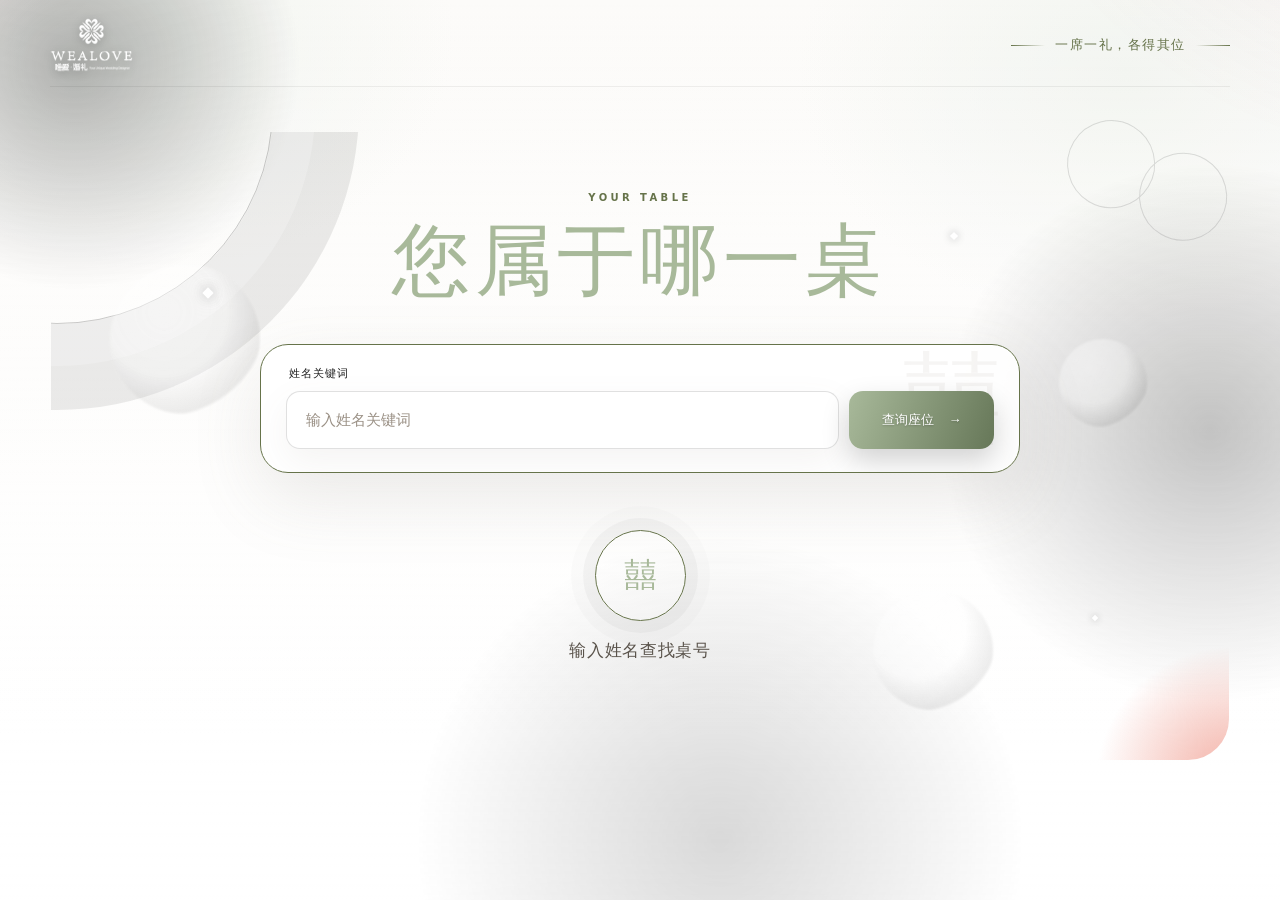
<file: guest.html>
<!doctype html>
<html lang="zh-CN">
<head>
  <meta charset="UTF-8" />
  <meta name="viewport" content="width=device-width, initial-scale=1.0" />
  <meta name="theme-color" content="#fffaf7" />
  <link rel="icon" href="data:image/svg+xml,%3Csvg xmlns='http://www.w3.org/2000/svg' viewBox='0 0 64 64'%3E%3Crect width='64' height='64' rx='16' fill='%23fffaf7'/%3E%3Ctext x='32' y='43' text-anchor='middle' font-size='36' fill='%23b87f7d'%3E%E5%9B%8D%3C/text%3E%3C/svg%3E" />
  <title>婚庆座位</title>
  <meta name="apple-mobile-web-app-title" content="婚庆座位" />
  <meta name="description" content="输入宾客与桌数，自动排桌并快速查询座位。" />
  <style>
:root {
  --ink: #2b2723;
  --ink-soft: #635c53;
  --paper: #faf7f0;
  --paper-warm: #fbf9f4;
  --blush: #c9c9c9;
  --blush-deep: #1c1c1c;
  --rose-wash: #f0f0f0;
  --gold: #3a3a3a;
  --gold-deep: #1c1c1c;
  --line: rgba(43, 39, 35, 0.14);
  --shadow-sm: 0 12px 32px rgba(43, 39, 35, 0.08);
  --shadow-md: 0 24px 70px rgba(43, 39, 35, 0.11);
  --shadow-lg: 0 38px 100px rgba(43, 39, 35, 0.15);
  --serif: "Songti SC", "STSong", "Noto Serif SC", "Source Han Serif SC", Georgia, serif;
  --sans: "Microsoft YaHei", "PingFang SC", "Noto Sans SC", system-ui, sans-serif;
  --handwriting: "华文行楷", "STXingkai", "Kaiti SC", "STKaiti", "KaiTi", "楷体", "Segoe Script", "Brush Script MT", "Pacifico", cursive;
}

* { box-sizing: border-box; }
html { scroll-behavior: smooth; }
body {
  margin: 0;
  min-width: 320px;
  min-height: 100vh;
  color: var(--ink);
  font-family: var(--sans);
  background: linear-gradient(180deg, #f5f2ea 0%, #f7f4ec 46%, #faf8f2 100%);
  overflow-x: hidden;
}
button, input, textarea { font: inherit; }
button { color: inherit; }
button, a { -webkit-tap-highlight-color: transparent; }
button:focus-visible, input:focus-visible, textarea:focus-visible, [tabindex]:focus-visible {
  outline: 3px solid rgba(0, 0, 0, 0.23);
  outline-offset: 2px;
}

/* 动态生态背景：流动的绿意与金色柔光 */
body::before {
  content: "";
  position: fixed;
  inset: -45%;
  z-index: 0;
  pointer-events: none;
  background:
    radial-gradient(38% 52% at 12% 6%, rgba(0, 0, 0, 0.30), transparent 62%),
    radial-gradient(42% 48% at 88% 10%, rgba(0, 0, 0, 0.26), transparent 64%),
    radial-gradient(58% 62% at 50% 112%, rgba(0, 0, 0, 0.18), transparent 70%);
  animation: eco-drift 19s ease-in-out infinite alternate;
}
body::after {
  content: "";
  position: fixed;
  inset: 0;
  z-index: 0;
  pointer-events: none;
  background: linear-gradient(180deg, rgba(249, 247, 240, 0.28) 0%, rgba(249, 247, 240, 0.82) 100%);
}
@keyframes eco-drift {
  from { transform: translate3d(0, 0, 0) scale(1); }
  to { transform: translate3d(-2.5%, 2.5%, 0) scale(1.08); }
}

.is-hidden { display: none !important; }

.page-atmosphere { position: fixed; inset: 0; z-index: 0; pointer-events: none; overflow: hidden; }
.glow { position: absolute; border-radius: 50%; filter: blur(4px); opacity: 0.75; animation: breathe 9s ease-in-out infinite alternate; }
.glow-one { top: -170px; left: -160px; width: 470px; height: 470px; background: radial-gradient(circle, rgba(0, 0, 0, 0.44), rgba(0, 0, 0, 0) 68%); }
.glow-two { top: 18%; right: -200px; width: 540px; height: 540px; background: radial-gradient(circle, rgba(0, 0, 0, 0.3), rgba(0, 0, 0, 0) 71%); animation-delay: -4s; }
.glow-three { bottom: -250px; left: 32%; width: 620px; height: 620px; background: radial-gradient(circle, rgba(0, 0, 0, 0.27), rgba(0, 0, 0, 0) 70%); animation-delay: -7s; }
@keyframes breathe { from { transform: scale(0.94) translate3d(0, 0, 0); opacity: 0.55; } to { transform: scale(1.1) translate3d(10px, -12px, 0); opacity: 0.9; } }

.corner-rings { position: absolute; top: 105px; right: 4.5vw; width: 150px; height: 150px; opacity: 0.18; transform: rotate(-14deg); }
.corner-rings span { position: absolute; width: 88px; height: 88px; border: 1px solid var(--gold); border-radius: 50%; }
.corner-rings span:first-child { left: 0; top: 7px; }
.corner-rings span:last-child { right: 0; bottom: 6px; }
.petal-field { position: absolute; inset: 0; }
.petal {
  --fall-duration: 13s; --fall-delay: 0s; --petal-size: 13px; --drift: 90px; --spin: 320deg;
  position: absolute; top: -40px; left: var(--petal-left, 10%); width: var(--petal-size); height: calc(var(--petal-size) * 0.72);
  border-radius: 80% 10% 80% 10%;
  background: linear-gradient(135deg, rgba(255, 255, 255, 0.95), rgba(0, 0, 0, 0.72));
  box-shadow: 0 0 10px rgba(0, 0, 0, 0.18); opacity: 0;
  animation: petal-fall var(--fall-duration) linear var(--fall-delay) infinite;
}
.petal:nth-child(3n) { background: linear-gradient(135deg, rgba(255, 255, 255, 0.98), rgba(0, 0, 0, 0.72)); }
.petal:nth-child(4n) { transform: scale(0.72); }
@keyframes petal-fall {
  0% { transform: translate3d(0, -5vh, 0) rotate(0deg); opacity: 0; }
  10% { opacity: 0.7; }
  45% { transform: translate3d(calc(var(--drift) * 0.55), 44vh, 0) rotate(calc(var(--spin) * 0.45)); opacity: 0.56; }
  78% { opacity: 0.48; }
  100% { transform: translate3d(var(--drift), 108vh, 0) rotate(var(--spin)); opacity: 0; }
}

.site-header, .progress-nav, .app-shell, .site-footer { position: relative; z-index: 2; }
.site-header { width: min(1180px, calc(100% - 48px)); margin: 0 auto; padding: 30px 0 24px; display: flex; align-items: center; justify-content: space-between; border-bottom: 1px solid rgba(0, 0, 0, 0.1); }
.brand { display: inline-flex; gap: 13px; align-items: center; color: inherit; text-decoration: none; }
.brand-mark { width: 47px; height: 47px; display: grid; place-items: center; border: 1px solid rgba(0, 0, 0, 0.52); border-radius: 50%; color: var(--gold-deep); font-family: var(--serif); font-size: 23px; background: rgba(255, 255, 255, 0.68); box-shadow: inset 0 0 0 4px rgba(255, 255, 255, 0.72), 0 8px 20px rgba(134, 124, 114, 0.07); }
.brand-copy { display: grid; gap: 2px; }
.brand-copy strong { font-family: var(--serif); font-size: 20px; font-weight: 600; letter-spacing: 0.18em; }
.brand-copy small { color: #82786e; font-size: 8px; letter-spacing: 0.18em; }
.header-note { display: flex; align-items: center; gap: 10px; margin: 0; color: #726960; font-family: var(--serif); font-size: 13px; letter-spacing: 0.12em; }
.header-note span, .site-footer span { display: block; width: 34px; height: 1px; background: linear-gradient(90deg, transparent, var(--gold)); }
.header-note span { transform: rotate(180deg); }

.progress-nav { width: min(860px, calc(100% - 48px)); margin: 25px auto 0; display: grid; grid-template-columns: 1fr minmax(42px, 90px) 1fr minmax(42px, 90px) 1fr; align-items: center; }
.progress-step { appearance: none; border: 0; background: transparent; display: flex; align-items: center; gap: 10px; padding: 8px 0; text-align: left; cursor: pointer; opacity: 0.44; transition: opacity 0.35s ease, transform 0.35s ease; }
.progress-step:disabled { cursor: default; }
.progress-step.is-active, .progress-step.is-complete { opacity: 1; }
.progress-step.is-active .step-index { color: #fff; border-color: var(--blush-deep); background: var(--blush-deep); box-shadow: 0 8px 20px rgba(0, 0, 0, 0.23); }
.progress-step.is-complete .step-index { color: var(--gold-deep); border-color: rgba(0, 0, 0, 0.65); background: #faf7ec; }
.step-index { flex: 0 0 38px; width: 38px; height: 38px; display: grid; place-items: center; border: 1px solid rgba(122, 112, 102, 0.22); border-radius: 50%; color: #7a7167; font-size: 11px; letter-spacing: 0.08em; transition: 0.35s ease; }
.step-copy { display: grid; gap: 2px; }
.step-copy strong { font-family: var(--serif); font-size: 14px; font-weight: 600; letter-spacing: 0.06em; white-space: nowrap; }
.step-copy small { color: #82786e; font-size: 9px; white-space: nowrap; }
.progress-line { height: 1px; margin: 0 13px; background: linear-gradient(90deg, rgba(0, 0, 0, 0.16), rgba(0, 0, 0, 0.38), rgba(0, 0, 0, 0.16)); }

.app-shell { width: min(1180px, calc(100% - 48px)); margin: 0 auto; padding: 62px 0 112px; }
.view { min-height: 420px; }
.view.is-active { animation: view-in 0.72s cubic-bezier(0.22, 0.9, 0.24, 1) both; }
@keyframes view-in { from { opacity: 0; transform: translateY(18px); filter: blur(3px); } to { opacity: 1; transform: translateY(0); filter: blur(0); } }
.eyebrow, .section-kicker { margin: 0 0 12px; color: var(--gold-deep); font-size: 10px; font-weight: 600; letter-spacing: 0.27em; text-transform: uppercase; }
.hero-copy { max-width: 790px; margin-bottom: 46px; }
.hero-copy h1, .section-heading h1, .lookup-hero h1 { margin: 0; font-family: var(--serif); font-size: clamp(37px, 5vw, 66px); font-weight: 500; line-height: 1.24; letter-spacing: 0.03em; }
.hero-copy h1 em { position: relative; color: var(--blush-deep); font-style: normal; }
.hero-copy h1 em::after { content: ""; position: absolute; left: 1%; right: 0; bottom: -7px; height: 9px; background: url("data:image/svg+xml,%3Csvg width='260' height='10' viewBox='0 0 260 10' xmlns='http://www.w3.org/2000/svg'%3E%3Cpath d='M1 7C71 2.4 163 1.8 259 3.7' fill='none' stroke='%23d8b7b4' stroke-width='1.5' stroke-linecap='round'/%3E%3C/svg%3E") center / 100% 100% no-repeat; opacity: 0.72; }
.hero-desc { max-width: 690px; margin: 24px 0 0; color: var(--ink-soft); font-size: 15px; line-height: 1.95; }
.reveal { animation: reveal-up 0.75s cubic-bezier(0.2, 0.75, 0.2, 1) both; }
.delay-one { animation-delay: 0.08s; }
.delay-two { animation-delay: 0.16s; }
@keyframes reveal-up { from { opacity: 0; transform: translateY(16px); } to { opacity: 1; transform: translateY(0); } }
.setup-layout { display: grid; grid-template-columns: minmax(0, 1.16fr) minmax(360px, 0.84fr); gap: 26px; align-items: stretch; }
.form-card, .preview-card, .lookup-card, .overview-section { border: 1px solid rgba(0, 0, 0, 0.14); border-radius: 28px; background: rgba(255, 255, 255, 0.76); box-shadow: var(--shadow-md); backdrop-filter: blur(18px); }
.form-card { padding: 38px; position: relative; overflow: hidden; }
.form-card::before { content: ""; position: absolute; right: -92px; bottom: -108px; width: 260px; height: 260px; border: 1px solid rgba(0, 0, 0, 0.12); border-radius: 50%; box-shadow: 0 0 0 24px rgba(0, 0, 0, 0.035), 0 0 0 49px rgba(0, 0, 0, 0.025); }
.card-heading, .overview-heading { display: flex; justify-content: space-between; align-items: flex-start; gap: 20px; }
.card-heading h2, .overview-heading h2 { margin: 0; font-family: var(--serif); font-size: 26px; font-weight: 500; letter-spacing: 0.05em; }
.card-heading .section-kicker { margin-bottom: 7px; }
.mini-ring { display: block; width: 39px; height: 39px; border: 1px solid rgba(0, 0, 0, 0.42); border-radius: 50%; position: relative; }
.mini-ring::after { content: ""; position: absolute; width: 23px; height: 23px; right: -9px; top: 12px; border: 1px solid rgba(0, 0, 0, 0.52); border-radius: 50%; }
.input-grid { display: grid; grid-template-columns: 1fr 1fr; gap: 18px; margin-top: 34px; }
.field-group { display: grid; gap: 11px; }
.field-label { display: flex; align-items: baseline; justify-content: space-between; gap: 14px; }
.field-label b { font-family: var(--serif); font-size: 15px; font-weight: 600; }
.field-label small { color: #82786e; font-size: 10px; }
.input-wrap { position: relative; display: block; }
.input-wrap input { width: 100%; height: 60px; padding: 0 58px 0 18px; border: 1px solid rgba(0, 0, 0, 0.16); border-radius: 15px; color: var(--ink); background: rgba(248, 248, 248, 0.86); box-shadow: inset 0 1px 0 #fff, 0 8px 24px rgba(82, 74, 67, 0.035); font-size: 19px; font-weight: 600; transition: border-color 0.25s ease, box-shadow 0.25s ease, transform 0.25s ease; }
.input-wrap input::placeholder { color: #9a9085; font-size: 14px; font-weight: 400; }
.input-wrap input:focus { border-color: rgba(0, 0, 0, 0.53); box-shadow: 0 0 0 4px rgba(0, 0, 0, 0.12), 0 12px 28px rgba(82, 74, 67, 0.06); transform: translateY(-1px); }
.input-unit { position: absolute; right: 18px; top: 50%; transform: translateY(-50%); color: #82786e; font-family: var(--serif); font-size: 14px; }
.input-unit::before { content: ""; position: absolute; left: -13px; top: 50%; width: 1px; height: 19px; background: rgba(124, 114, 104, 0.13); transform: translateY(-50%); }
.calculation-note { display: flex; gap: 12px; align-items: center; margin: 25px 0 0; padding: 15px 17px; border: 1px solid rgba(0, 0, 0, 0.15); border-radius: 14px; background: linear-gradient(105deg, rgba(251, 227, 223, 0.82), rgba(248, 248, 248, 0.93)); }
.note-icon { flex: 0 0 29px; width: 29px; height: 29px; display: grid; place-items: center; border: 1px solid rgba(0, 0, 0, 0.32); border-radius: 50%; color: var(--gold-deep); font-family: var(--serif); font-size: 13px; }
.calculation-note p { margin: 0; color: #635c53; font-size: 11px; line-height: 1.7; }
.form-error { min-height: 20px; margin: 13px 0 0; color: #1c1c1c; font-size: 12px; }
.primary-button, .soft-button, .confirm-button { appearance: none; border: 0; cursor: pointer; transition: transform 0.25s ease, box-shadow 0.25s ease, background 0.25s ease, opacity 0.25s ease; }
.primary-button { width: 100%; min-height: 58px; margin-top: 8px; padding: 0 23px; display: inline-flex; align-items: center; justify-content: center; gap: 18px; border-radius: 15px; color: #fff; background: linear-gradient(110deg, #1c1c1c, #1c1c1c 62%, #1c1c1c); box-shadow: 0 16px 34px rgba(0, 0, 0, 0.25), inset 0 1px 0 rgba(255, 255, 255, 0.28); font-family: var(--serif); font-size: 15px; letter-spacing: 0.07em; position: relative; overflow: hidden; }
.primary-button::before { content: ""; position: absolute; inset: 0; background: linear-gradient(100deg, transparent 15%, rgba(255, 255, 255, 0.22) 46%, transparent 72%); transform: translateX(-110%); transition: transform 0.75s ease; }
.primary-button:hover:not(:disabled) { transform: translateY(-2px); box-shadow: 0 20px 42px rgba(0, 0, 0, 0.31), inset 0 1px 0 rgba(255, 255, 255, 0.3); }
.primary-button:hover:not(:disabled)::before { transform: translateX(110%); }
.primary-button:disabled { cursor: not-allowed; opacity: 0.42; box-shadow: none; }
.primary-button.compact { width: auto; min-height: 48px; margin: 0; padding: 0 22px; border-radius: 13px; font-size: 13px; }
.button-arrow { font-family: var(--sans); font-size: 19px; transition: transform 0.25s ease; }
.primary-button:hover .button-arrow { transform: translateX(4px); }
.text-button { display: block; margin: 14px auto 0; padding: 5px 8px; border: 0; color: var(--blush-deep); background: transparent; font-family: var(--serif); font-size: 12px; cursor: pointer; border-bottom: 1px solid rgba(0, 0, 0, 0.28); }.preview-card { position: relative; overflow: hidden; padding: 35px 34px 30px; color: #fff; background: linear-gradient(155deg, rgba(255, 255, 255, 0.97), rgba(255, 247, 245, 0.92)), var(--paper); }
.preview-card::before { content: ""; position: absolute; top: -70px; right: -62px; width: 230px; height: 230px; border: 1px solid rgba(0, 0, 0, 0.17); border-radius: 50%; box-shadow: 0 0 0 31px rgba(0, 0, 0, 0.04), 0 0 0 65px rgba(0, 0, 0, 0.025); }
.preview-top { position: relative; display: flex; align-items: center; justify-content: space-between; }
.preview-top .section-kicker { margin: 0; }
.preview-status { padding: 6px 10px; border: 1px solid rgba(0, 0, 0, 0.25); border-radius: 999px; color: #726960; background: rgba(255, 255, 255, 0.7); font-size: 9px; }
.preview-status.ready { color: #111111; background: #f5f5f5; border-color: rgba(0, 0, 0, 0.4); }
.average-display { position: relative; display: grid; grid-template-columns: auto 1fr; align-items: end; margin: 42px 0 34px; padding-bottom: 25px; border-bottom: 1px solid rgba(123, 113, 103, 0.1); }
.average-number { color: var(--blush-deep); font-family: var(--serif); font-size: clamp(62px, 8vw, 86px); line-height: 0.82; font-weight: 400; letter-spacing: -0.05em; }
.average-unit { align-self: end; padding: 0 0 3px 10px; color: #635c53; font-family: var(--serif); font-size: 14px; }
.average-display small { grid-column: 1 / -1; margin-top: 13px; color: #8a8075; font-size: 9px; letter-spacing: 0.18em; }
.preview-stats { display: grid; grid-template-columns: repeat(3, 1fr); gap: 10px; }
.preview-stats div { padding: 13px 8px; text-align: center; border-radius: 13px; background: rgba(246, 246, 246, 0.74); border: 1px solid rgba(141, 131, 121, 0.09); }
.preview-stats strong { display: block; color: #38342f; font-family: var(--serif); font-size: 22px; font-weight: 500; }
.preview-stats small { display: block; margin-top: 5px; color: #8a8075; font-size: 9px; }
.formula-card { position: relative; margin-top: 19px; padding: 16px; border-left: 2px solid rgba(0, 0, 0, 0.56); border-radius: 0 12px 12px 0; background: linear-gradient(90deg, rgba(251, 227, 223, 0.8), rgba(255, 255, 255, 0.56)); }
.formula-card span { color: var(--gold-deep); font-size: 9px; letter-spacing: 0.16em; }
.formula-card p { margin: 7px 0 0; color: #524b44; font-size: 11px; line-height: 1.75; }
.preview-footnote { position: relative; margin: 18px 0 0; color: #82786e; font-size: 9px; line-height: 1.7; }

.section-heading { display: flex; justify-content: space-between; align-items: flex-end; gap: 35px; margin-bottom: 31px; }
.section-heading h1 { font-size: clamp(31px, 4vw, 48px); }
.section-heading > div:first-child > p:last-child { margin: 13px 0 0; color: var(--ink-soft); font-size: 13px; line-height: 1.75; }
.heading-actions { flex: 0 0 auto; display: flex; gap: 10px; }
.soft-button { min-height: 42px; padding: 0 16px; border: 1px solid rgba(132, 122, 112, 0.14); border-radius: 12px; color: #5b544c; background: rgba(255, 255, 255, 0.76); box-shadow: 0 8px 20px rgba(82, 74, 67, 0.045); font-size: 11px; }
.soft-button:hover { transform: translateY(-1px); border-color: rgba(0, 0, 0, 0.31); background: #fff; box-shadow: 0 11px 24px rgba(82, 74, 67, 0.08); }
.danger-soft { color: #1c1c1c; }
.seating-summary { display: grid; grid-template-columns: auto minmax(140px, 1fr) auto; align-items: center; gap: 23px; padding: 21px 25px; margin-bottom: 22px; border: 1px solid rgba(147, 137, 127, 0.13); border-radius: 20px; background: rgba(255, 255, 255, 0.72); box-shadow: var(--shadow-sm); backdrop-filter: blur(14px); }
.summary-main { display: flex; align-items: center; gap: 13px; }
.summary-icon { width: 40px; height: 40px; display: grid; place-items: center; border-radius: 50%; color: var(--blush-deep); background: var(--rose-wash); font-size: 19px; }
.summary-main p { margin: 0; font-family: var(--serif); font-size: 13px; }
.summary-main p strong { color: var(--blush-deep); font-size: 20px; font-weight: 500; }
.summary-main small { display: block; margin-top: 3px; color: #82786e; font-size: 9px; }
.progress-track { height: 7px; border-radius: 999px; background: rgba(0, 0, 0, 0.18); overflow: hidden; }
.progress-track span { display: block; width: 0; height: 100%; border-radius: inherit; background: linear-gradient(90deg, #ececec, #1c1c1c 58%, #1c1c1c); transition: width 0.55s cubic-bezier(0.22, 0.8, 0.26, 1); }
.summary-percent { min-width: 45px; color: var(--blush-deep); font-family: var(--serif); font-size: 17px; text-align: right; }
.table-toolbar { display: flex; justify-content: space-between; align-items: center; gap: 20px; margin: 23px 0 17px; }
.toolbar-search { width: min(360px, 100%); display: flex; align-items: center; gap: 9px; padding: 0 14px; height: 42px; border: 1px solid rgba(128, 118, 108, 0.14); border-radius: 12px; background: rgba(255, 255, 255, 0.7); }
.toolbar-search span { color: #82786e; font-size: 18px; }
.toolbar-search input { width: 100%; border: 0; outline: 0; color: var(--ink); background: transparent; font-size: 12px; }
.toolbar-search input::placeholder { color: #92887d; }
#tableResultCount { margin: 0; color: #7a7167; font-size: 10px; }
.tables-grid { display: grid; grid-template-columns: repeat(3, minmax(0, 1fr)); gap: 18px; }
.table-card { position: relative; min-width: 0; padding: 22px; border: 1px solid rgba(140, 130, 120, 0.13); border-radius: 22px; background: linear-gradient(145deg, rgba(255, 255, 255, 0.94), rgba(246, 246, 246, 0.85)), #fff; box-shadow: 0 13px 36px rgba(82, 74, 67, 0.065); overflow: hidden; animation: card-in 0.52s cubic-bezier(0.2, 0.8, 0.25, 1) both; transition: transform 0.25s ease, box-shadow 0.25s ease, border-color 0.25s ease; }
.table-card::before { content: ""; position: absolute; top: -48px; right: -43px; width: 115px; height: 115px; border: 1px solid rgba(0, 0, 0, 0.12); border-radius: 50%; box-shadow: 0 0 0 16px rgba(0, 0, 0, 0.025); }
.table-card:hover { transform: translateY(-3px); border-color: rgba(0, 0, 0, 0.24); box-shadow: 0 18px 44px rgba(82, 74, 67, 0.1); }
.table-card.remainder-card { border-color: rgba(0, 0, 0, 0.3); background: linear-gradient(145deg, rgba(255, 255, 255, 0.97), rgba(251, 227, 223, 0.88)), #fff; }
.table-card.full-card { border-color: rgba(0, 0, 0, 0.31); }
.table-card.full-card::after { content: "满"; position: absolute; top: 18px; right: 17px; width: 28px; height: 28px; display: grid; place-items: center; border-radius: 50%; color: #fff; background: rgba(0, 0, 0, 0.88); font-family: var(--serif); font-size: 11px; box-shadow: 0 7px 16px rgba(0, 0, 0, 0.18); }
@keyframes card-in { from { opacity: 0; transform: translateY(13px) scale(0.985); } to { opacity: 1; transform: translateY(0) scale(1); } }
.table-card-head { display: flex; align-items: flex-start; justify-content: space-between; gap: 14px; position: relative; z-index: 1; }
.table-number { display: flex; align-items: flex-end; gap: 7px; min-width: 0; }
.table-number small { align-self: center; color: #92887d; font-size: 8px; letter-spacing: 0.15em; writing-mode: vertical-rl; transform: rotate(180deg); }
.table-number strong { color: #322e29; font-family: var(--serif); font-size: 34px; font-weight: 400; line-height: 1; letter-spacing: -0.06em; }
.table-number span { padding-bottom: 3px; color: #6a6259; font-family: var(--serif); font-size: 12px; }
.table-meta { padding-right: 1px; text-align: right; }
.table-type { display: inline-block; margin-bottom: 5px; padding: 4px 8px; border: 1px solid rgba(0, 0, 0, 0.17); border-radius: 999px; color: #1c1c1c; background: rgba(237, 138, 122, 0.62); font-size: 8px; }
.remainder-card .table-type { color: #111111; border-color: rgba(0, 0, 0, 0.24); background: rgba(242, 160, 147, 0.7); }
.table-meta p { margin: 0; color: #8a8075; font-size: 9px; }
.table-meta p b { color: #453f39; font-size: 13px; font-weight: 600; }
.seat-progress { height: 4px; margin: 17px 0 15px; border-radius: 99px; background: rgba(0, 0, 0, 0.17); overflow: hidden; }
.seat-progress span { display: block; height: 100%; width: 0; border-radius: inherit; background: linear-gradient(90deg, #ececec, #1c1c1c); transition: width 0.45s ease; }
.remainder-card .seat-progress span { background: linear-gradient(90deg, #3a3a3a, #1c1c1c); }
.names-list { display: flex; flex-wrap: wrap; align-content: flex-start; gap: 7px; min-height: 91px; max-height: 170px; overflow-y: auto; scrollbar-width: thin; scrollbar-color: rgba(0, 0, 0, 0.24) transparent; }
.names-list::-webkit-scrollbar { width: 4px; }
.names-list::-webkit-scrollbar-thumb { background: rgba(0, 0, 0, 0.24); border-radius: 99px; }
.name-chip { height: 28px; max-width: 100%; display: inline-flex; align-items: center; gap: 2px; padding: 0 5px 0 8px; border: 1px solid rgba(143, 133, 123, 0.11); border-radius: 8px; background: #f6f6f6; animation: chip-in 0.3s ease both; }
@keyframes chip-in { from { opacity: 0; transform: scale(0.9); } to { opacity: 1; transform: scale(1); } }
.name-chip input { width: var(--name-width, 48px); max-width: 105px; border: 0; outline: 0; padding: 0; color: #3c3833; background: transparent; font-size: 11px; }
.name-chip button { flex: 0 0 18px; width: 18px; height: 18px; display: grid; place-items: center; padding: 0; border: 0; border-radius: 50%; color: #92887d; background: transparent; font-size: 14px; line-height: 1; cursor: pointer; transition: color 0.2s ease, background 0.2s ease; }
.name-chip button:hover { color: #1c1c1c; background: rgba(0, 0, 0, 0.15); }
.empty-names { width: 100%; min-height: 91px; display: grid; place-items: center; align-content: center; gap: 5px; border: 1px dashed rgba(142, 132, 122, 0.17); border-radius: 10px; color: #92887d; font-size: 10px; text-align: center; }
.empty-names span { color: rgba(0, 0, 0, 0.72); font-family: var(--serif); font-size: 19px; }
.quick-add { display: flex; gap: 7px; margin-top: 14px; }
.quick-add input { min-width: 0; flex: 1; height: 38px; padding: 0 11px; border: 1px solid rgba(0, 0, 0, 0.13); border-radius: 10px; outline: 0; color: var(--ink); background: rgba(248, 248, 248, 0.82); font-size: 10px; transition: 0.2s ease; }
.quick-add input:focus { border-color: rgba(0, 0, 0, 0.42); box-shadow: 0 0 0 3px rgba(0, 0, 0, 0.1); }
.quick-add input:disabled { cursor: not-allowed; opacity: 0.55; }
.quick-add button { flex: 0 0 38px; width: 38px; height: 38px; border: 0; border-radius: 10px; color: #fff; background: #1c1c1c; font-size: 19px; cursor: pointer; transition: 0.2s ease; }
.quick-add button:hover:not(:disabled) { background: #1c1c1c; transform: translateY(-1px); }
.quick-add button:disabled { opacity: 0.35; cursor: not-allowed; }
.card-bulk-button { width: 100%; margin-top: 8px; padding: 6px; border: 0; color: #82786e; background: transparent; font-size: 9px; cursor: pointer; }
.card-bulk-button:hover { color: var(--blush-deep); }
.empty-filter { padding: 40px; color: #82786e; text-align: center; font-family: var(--serif); font-size: 13px; }
.sticky-next { position: sticky; z-index: 5; bottom: 18px; width: min(600px, calc(100% - 20px)); margin: 31px auto 0; padding: 12px 13px 12px 20px; display: flex; align-items: center; justify-content: space-between; gap: 20px; border: 1px solid rgba(142, 132, 122, 0.16); border-radius: 18px; background: rgba(255, 255, 255, 0.9); box-shadow: 0 18px 50px rgba(92, 83, 75, 0.16); backdrop-filter: blur(18px); }
.sticky-next > div { min-width: 0; display: grid; gap: 3px; }
.sticky-next strong { font-family: var(--serif); font-size: 12px; font-weight: 600; }
.sticky-next small { color: #82786e; font-size: 9px; }.lookup-hero { max-width: 700px; margin: 6px auto 32px; text-align: center; }
.lookup-hero h1 { font-size: clamp(36px, 5vw, 58px); }
.lookup-hero > p:last-child { margin: 16px auto 0; color: var(--ink-soft); font-size: 13px; line-height: 1.8; }
.lookup-card { width: min(760px, 100%); margin: 0 auto; padding: 21px 25px 23px; position: relative; overflow: hidden; }
.lookup-card::after { content: "囍"; position: absolute; right: 17px; top: 5px; color: rgba(0, 0, 0, 0.075); font-family: var(--serif); font-size: 100px; line-height: 1; pointer-events: none; }
.lookup-form { position: relative; z-index: 1; }
.lookup-form > label { display: block; margin: 0 0 10px 3px; color: #635c53; font-family: var(--serif); font-size: 11px; letter-spacing: 0.08em; }
.lookup-input-row { display: grid; grid-template-columns: 1fr auto; gap: 10px; }
.lookup-input-row input { min-width: 0; height: 58px; padding: 0 19px; border: 1px solid rgba(0, 0, 0, 0.15); border-radius: 14px; outline: 0; color: var(--ink); background: rgba(248, 248, 248, 0.9); font-size: 15px; transition: 0.25s ease; }
.lookup-input-row input:focus { border-color: rgba(0, 0, 0, 0.47); box-shadow: 0 0 0 4px rgba(0, 0, 0, 0.11); }
.lookup-input-row input::placeholder { color: #9a9085; }
.lookup-input-row button { min-width: 145px; height: 58px; padding: 0 20px; display: inline-flex; align-items: center; justify-content: center; gap: 15px; border: 0; border-radius: 14px; color: #fff; background: linear-gradient(110deg, #1c1c1c, #1c1c1c); box-shadow: 0 12px 28px rgba(0, 0, 0, 0.22); font-family: var(--serif); font-size: 13px; cursor: pointer; transition: 0.25s ease; }
.lookup-input-row button:hover { transform: translateY(-1px); box-shadow: 0 16px 34px rgba(0, 0, 0, 0.28); }
.quick-names { position: relative; z-index: 1; margin-top: 16px; padding-top: 15px; border-top: 1px solid rgba(0, 0, 0, 0.09); }
.quick-names > span { display: block; margin-bottom: 9px; color: #8a8075; font-size: 9px; letter-spacing: 0.08em; }
#quickNamesList { display: flex; flex-wrap: wrap; gap: 6px; max-height: 73px; overflow-y: auto; }
.quick-name { padding: 5px 9px; border: 1px solid rgba(0, 0, 0, 0.1); border-radius: 999px; color: #5b544c; background: #f6f6f6; font-size: 9px; cursor: pointer; transition: 0.2s ease; }
.quick-name:hover { color: var(--blush-deep); border-color: rgba(0, 0, 0, 0.28); }
.lookup-result { width: min(760px, 100%); margin: 25px auto 0; }
.result-found, .result-empty { position: relative; border: 1px solid rgba(0, 0, 0, 0.24); border-radius: 25px; background: rgba(255, 255, 255, 0.88); box-shadow: var(--shadow-md); overflow: hidden; animation: result-open 0.65s cubic-bezier(0.18, 0.82, 0.24, 1) both; }
.result-found::before, .result-found::after { content: ""; position: absolute; border-radius: 50%; pointer-events: none; }
.result-found::before { width: 220px; height: 220px; right: -108px; top: -110px; border: 1px solid rgba(0, 0, 0, 0.17); box-shadow: 0 0 0 26px rgba(0, 0, 0, 0.025); }
.result-found::after { width: 110px; height: 110px; left: -53px; bottom: -63px; background: radial-gradient(circle, rgba(0, 0, 0, 0.3), transparent 67%); }
@keyframes result-open { from { opacity: 0; transform: translateY(16px) scale(0.98); } to { opacity: 1; transform: translateY(0) scale(1); } }
.result-found-header { padding: 20px 25px; display: flex; align-items: center; gap: 11px; border-bottom: 1px solid rgba(137, 127, 117, 0.09); }
.result-found-header span { width: 29px; height: 29px; display: grid; place-items: center; border-radius: 50%; color: #fff; background: #1c1c1c; font-size: 14px; }
.result-found-header p { margin: 0; color: #635c53; font-size: 11px; }
.result-found-header strong { color: #38342f; font-family: var(--serif); font-size: 14px; }
.result-main { position: relative; padding: 32px 26px 29px; display: grid; grid-template-columns: auto 1fr; gap: 24px; align-items: center; }
.result-table-seal { width: 116px; height: 116px; display: grid; place-items: center; align-content: center; border: 1px solid rgba(0, 0, 0, 0.4); border-radius: 50%; color: #1c1c1c; background: radial-gradient(circle, #fbf8f0 48%, #f5f5f5); box-shadow: inset 0 0 0 6px rgba(255, 255, 255, 0.82), 0 13px 30px rgba(152, 142, 132, 0.09); }
.result-table-seal small { font-size: 8px; letter-spacing: 0.18em; }
.result-table-seal strong { margin: 1px 0 0; font-family: var(--serif); font-size: 48px; font-weight: 400; line-height: 1; }
.result-table-seal span { font-family: var(--serif); font-size: 11px; }
.result-copy h2 { margin: 0 0 8px; font-family: var(--serif); font-size: 22px; font-weight: 500; letter-spacing: 0.05em; }
.result-copy h2 mark { color: var(--blush-deep); background: transparent; }
.result-copy > p { margin: 0; color: #726960; font-size: 11px; line-height: 1.8; }
.result-tags { display: flex; flex-wrap: wrap; gap: 7px; margin-top: 14px; }
.result-tags span { padding: 5px 9px; border-radius: 999px; color: #635c53; background: #f6f6f6; border: 1px solid rgba(0, 0, 0, 0.1); font-size: 9px; }
.result-matches { display: grid; gap: 12px; }
.result-empty { padding: 44px 25px; text-align: center; }
.result-empty .empty-symbol { display: grid; place-items: center; width: 50px; height: 50px; margin: 0 auto 13px; border: 1px solid rgba(0, 0, 0, 0.31); border-radius: 50%; color: var(--gold-deep); font-family: var(--serif); font-size: 19px; }
.result-empty h2 { margin: 0; font-family: var(--serif); font-size: 19px; font-weight: 500; }
.result-empty p { margin: 9px 0 0; color: #7a7167; font-size: 11px; line-height: 1.7; }
.lookup-placeholder { width: min(600px, 100%); margin: 57px auto 0; text-align: center; }
.placeholder-ring { width: 91px; height: 91px; margin: 0 auto 18px; display: grid; place-items: center; border: 1px solid rgba(0, 0, 0, 0.27); border-radius: 50%; box-shadow: 0 0 0 12px rgba(0, 0, 0, 0.035), 0 0 0 24px rgba(0, 0, 0, 0.02); animation: ring-pulse 3s ease-in-out infinite; }
.placeholder-ring span { color: rgba(0, 0, 0, 0.65); font-family: var(--serif); font-size: 33px; }
@keyframes ring-pulse { 0%, 100% { transform: scale(1); opacity: 0.8; } 50% { transform: scale(1.035); opacity: 1; } }
.lookup-placeholder h2 { margin: 0; color: #453f39; font-family: var(--serif); font-size: 17px; font-weight: 500; letter-spacing: 0.04em; }
.lookup-placeholder p { margin: 8px 0 0; color: #8a8075; font-size: 10px; }
.overview-section { margin-top: 68px; padding: 30px; }
.overview-heading { margin-bottom: 23px; }
.overview-heading .section-kicker { margin-bottom: 7px; }
.overview-grid { display: grid; grid-template-columns: repeat(4, minmax(0, 1fr)); gap: 12px; }
.overview-card { padding: 17px; border: 1px solid rgba(0, 0, 0, 0.1); border-radius: 14px; background: rgba(246, 246, 246, 0.73); transition: 0.22s ease; }
.overview-card:hover { transform: translateY(-2px); border-color: rgba(0, 0, 0, 0.24); }
.overview-card-head { display: flex; align-items: center; justify-content: space-between; gap: 8px; margin-bottom: 11px; }
.overview-card-head strong { font-family: var(--serif); font-size: 15px; font-weight: 500; }
.overview-card-head span { color: #8a8075; font-size: 8px; }
.overview-names { min-height: 34px; color: #5b544c; font-size: 9px; line-height: 1.8; word-break: break-all; }
.overview-names em { color: #92887d; font-style: normal; }

.app-dialog { width: min(570px, calc(100% - 30px)); padding: 0; border: 1px solid rgba(0, 0, 0, 0.15); border-radius: 24px; color: var(--ink); background: rgba(255, 255, 255, 0.96); box-shadow: 0 35px 100px rgba(85, 77, 70, 0.24); overflow: hidden; }
.app-dialog::backdrop { background: rgba(80, 72, 65, 0.22); backdrop-filter: blur(6px); }
.app-dialog > form { margin: 0; padding: 29px; position: relative; }
.dialog-close { position: absolute; right: 17px; top: 16px; width: 33px; height: 33px; display: grid; place-items: center; padding: 0 0 2px; border: 0; border-radius: 50%; color: #82786e; background: #f9f5ea; font-size: 20px; cursor: pointer; }
.app-dialog h2 { margin: 0; font-family: var(--serif); font-size: 24px; font-weight: 500; }
.dialog-desc { margin: 9px 0 18px; color: #726960; font-size: 11px; line-height: 1.7; }
.dialog-textarea-label { display: block; }
#batchNames { width: 100%; min-height: 210px; resize: vertical; padding: 15px; border: 1px solid rgba(0, 0, 0, 0.14); border-radius: 14px; outline: 0; color: var(--ink); background: #fbf8f0; font-size: 12px; line-height: 1.85; transition: 0.2s ease; }
#batchNames:focus { border-color: rgba(0, 0, 0, 0.43); box-shadow: 0 0 0 4px rgba(0, 0, 0, 0.1); }
.dialog-meta { min-height: 39px; display: flex; align-items: center; justify-content: space-between; gap: 12px; }
.dialog-meta > span { color: #7a7167; font-size: 9px; }
.file-button { padding: 6px 9px; border-bottom: 1px solid rgba(0, 0, 0, 0.27); color: #1c1c1c; font-size: 9px; cursor: pointer; }
#nameFile { display: none; }
.dialog-actions { display: flex; justify-content: flex-end; gap: 9px; margin-top: 10px; }
.confirm-dialog { width: min(410px, calc(100% - 30px)); text-align: center; }
.confirm-dialog > form { padding: 31px; }
.confirm-symbol { width: 48px; height: 48px; margin: 0 auto 14px; display: grid; place-items: center; border-radius: 50%; color: var(--blush-deep); background: var(--rose-wash); font-family: var(--serif); font-size: 22px; }
.confirm-dialog h2 { font-size: 21px; }
.confirm-dialog p { margin: 10px 0 20px; color: #726960; font-size: 11px; line-height: 1.7; }
.dialog-actions.centered { justify-content: center; }
.confirm-button { min-height: 42px; padding: 0 20px; border-radius: 12px; color: #fff; background: #1c1c1c; font-size: 11px; }
.confirm-button:hover { transform: translateY(-1px); background: #1c1c1c; }
.toast { position: fixed; z-index: 100; left: 50%; bottom: 26px; max-width: calc(100% - 36px); padding: 11px 17px; border: 1px solid rgba(0, 0, 0, 0.23); border-radius: 999px; color: #fff; background: rgba(72, 64, 58, 0.9); box-shadow: 0 14px 35px rgba(66, 58, 52, 0.18); font-size: 10px; opacity: 0; pointer-events: none; transform: translate(-50%, 12px); transition: 0.3s ease; }
.toast.show { opacity: 1; transform: translate(-50%, 0); }
.site-footer { width: min(1180px, calc(100% - 48px)); margin: 0 auto 30px; display: flex; align-items: center; justify-content: center; gap: 15px; color: #8a8075; font-family: var(--serif); font-size: 9px; letter-spacing: 0.12em; }
.site-footer span:last-child { transform: rotate(180deg); }
.site-footer p { margin: 0; }


/* QR sharing */
.share-qr-card {
  width: min(900px, 100%);
  margin: 28px auto 0;
  padding: 31px;
  display: grid;
  grid-template-columns: minmax(0, 1fr) 300px;
  align-items: center;
  gap: 34px;
  position: relative;
  overflow: hidden;
  border: 1px solid rgba(0, 0, 0, 0.22);
  border-radius: 27px;
  background:
    radial-gradient(circle at 93% 8%, rgba(0, 0, 0, 0.19), transparent 29%),
    linear-gradient(145deg, rgba(255, 255, 255, 0.94), rgba(251, 227, 223, 0.9));
  box-shadow: var(--shadow-md);
  backdrop-filter: blur(18px);
}
.share-qr-card::before {
  content: "";
  position: absolute;
  left: -77px;
  bottom: -102px;
  width: 210px;
  height: 210px;
  border: 1px solid rgba(0, 0, 0, 0.11);
  border-radius: 50%;
  box-shadow: 0 0 0 23px rgba(0, 0, 0, 0.018);
  pointer-events: none;
}
.qr-copy { position: relative; z-index: 1; min-width: 0; }
.qr-copy .section-kicker { margin-bottom: 7px; }
.qr-copy h2 {
  margin: 0;
  font-family: var(--serif);
  font-size: 28px;
  font-weight: 500;
  letter-spacing: 0.05em;
}
.qr-description {
  margin: 11px 0 20px;
  color: #635c53;
  font-size: 11px;
  line-height: 1.82;
}
.qr-link-label {
  display: block;
  margin: 0 0 8px 2px;
  color: #726960;
  font-size: 9px;
  letter-spacing: 0.08em;
}
.qr-link-row {
  display: grid;
  grid-template-columns: minmax(0, 1fr) auto;
  gap: 8px;
}
.qr-link-row input {
  min-width: 0;
  height: 43px;
  padding: 0 12px;
  border: 1px solid rgba(0, 0, 0, 0.14);
  border-radius: 11px;
  outline: 0;
  color: #3c3833;
  background: rgba(248, 248, 248, 0.85);
  font-size: 10px;
  transition: 0.2s ease;
}
.qr-link-row input:focus {
  border-color: rgba(0, 0, 0, 0.43);
  box-shadow: 0 0 0 3px rgba(0, 0, 0, 0.1);
}
.qr-link-row button {
  min-width: 86px;
  padding: 0 13px;
  border: 1px solid rgba(0, 0, 0, 0.2);
  border-radius: 11px;
  color: #1c1c1c;
  background: #f6f6f6;
  font-size: 10px;
  cursor: pointer;
  transition: 0.2s ease;
}
.qr-link-row button:hover { border-color: rgba(0, 0, 0, 0.4); background: #fff; }
.qr-actions {
  display: flex;
  flex-wrap: wrap;
  gap: 8px;
  margin-top: 12px;
}
.qr-actions .primary-button.compact,
.qr-actions .soft-button { min-height: 40px; font-size: 10px; }
.qr-status {
  min-height: 17px;
  margin: 11px 1px 0;
  color: #726960;
  font-size: 9px;
  line-height: 1.6;
}
.qr-status.is-warning { color: #1c1c1c; }
.qr-status.is-success { color: #1c1c1c; }
.qr-status.is-error { color: #1c1c1c; }
.qr-canvas-wrap {
  position: relative;
  z-index: 1;
  display: grid;
  justify-items: center;
  gap: 13px;
}
.qr-frame {
  width: 230px;
  height: 230px;
  padding: 13px;
  position: relative;
  border: 1px solid rgba(0, 0, 0, 0.3);
  border-radius: 22px;
  background: #fff;
  box-shadow: 0 16px 42px rgba(97, 88, 80, 0.11), inset 0 0 0 5px rgba(246, 246, 246, 0.95);
}
.qr-frame canvas {
  display: block;
  width: 100%;
  height: 100%;
  border-radius: 7px;
}
.qr-corner {
  position: absolute;
  width: 20px;
  height: 20px;
  border-color: rgba(0, 0, 0, 0.64);
  pointer-events: none;
}
.qr-corner-one { left: 6px; top: 6px; border-left: 1px solid; border-top: 1px solid; border-radius: 9px 0 0; }
.qr-corner-two { right: 6px; bottom: 6px; border-right: 1px solid; border-bottom: 1px solid; border-radius: 0 0 9px; }
.qr-canvas-wrap > p {
  margin: 0;
  display: flex;
  align-items: center;
  gap: 7px;
  color: #6a6259;
  font-family: var(--serif);
  font-size: 10px;
  letter-spacing: 0.08em;
}
.qr-canvas-wrap > p span {
  width: 24px;
  height: 24px;
  display: grid;
  place-items: center;
  border: 1px solid rgba(0, 0, 0, 0.28);
  border-radius: 50%;
  color: var(--blush-deep);
  font-size: 12px;
}


/* Dreamy white lookup */
#lookupView {
  position: relative;
  isolation: isolate;
  overflow: hidden;
  padding: 56px clamp(18px, 4.5vw, 56px) 52px;
  border: 1px solid rgba(255, 255, 255, 0.96);
  border-radius: 42px;
  background:
    radial-gradient(circle at 13% 8%, rgba(237, 138, 122, 0.56), transparent 31%),
    radial-gradient(circle at 88% 15%, rgba(242, 160, 147, 0.68), transparent 28%),
    radial-gradient(circle at 78% 88%, rgba(237, 138, 122, 0.5), transparent 32%),
    linear-gradient(145deg, rgba(255, 255, 255, 0.98), rgba(253, 249, 243, 0.94));
  box-shadow:
    0 38px 110px rgba(120, 110, 100, 0.13),
    inset 0 1px 0 #fff,
    inset 0 0 80px rgba(255, 255, 255, 0.76);
}
#lookupView::before,
#lookupView::after {
  content: "";
  position: absolute;
  z-index: 0;
  border-radius: 50%;
  pointer-events: none;
}
#lookupView::before {
  width: 430px;
  height: 430px;
  left: -210px;
  top: -240px;
  border: 1px solid rgba(0, 0, 0, 0.2);
  box-shadow: 0 0 0 42px rgba(255, 255, 255, 0.2), 0 0 0 86px rgba(0, 0, 0, 0.08);
  animation: dream-orbit 11s ease-in-out infinite alternate;
}
#lookupView::after {
  width: 280px;
  height: 280px;
  right: -145px;
  bottom: -165px;
  background: radial-gradient(circle, rgba(237, 138, 122, 0.72), rgba(255, 255, 255, 0) 70%);
  animation: dream-breathe 8s ease-in-out infinite alternate;
}
#lookupView > * { position: relative; z-index: 2; }
.dream-clouds {
  position: absolute !important;
  inset: 0;
  z-index: 0 !important;
  overflow: hidden;
  pointer-events: none;
}
.dream-clouds span {
  position: absolute;
  display: block;
  border-radius: 50%;
  background: radial-gradient(circle at 36% 32%, #fff, rgba(255, 255, 255, 0.72) 44%, rgba(0, 0, 0, 0.16) 73%, transparent 75%);
  filter: blur(1px);
  opacity: 0.8;
  animation: cloud-drift 10s ease-in-out infinite alternate;
}
.dream-clouds span:nth-child(1) { width: 150px; height: 150px; left: 5%; top: 21%; animation-delay: -3s; }
.dream-clouds span:nth-child(2) { width: 88px; height: 88px; right: 7%; top: 33%; opacity: 0.67; animation-delay: -6s; }
.dream-clouds span:nth-child(3) { width: 120px; height: 120px; right: 20%; bottom: 8%; opacity: 0.52; animation-delay: -1.5s; }
.dream-clouds i {
  position: absolute;
  width: 8px;
  height: 8px;
  display: block;
  background: #fff;
  box-shadow: 0 0 12px #b5b5b5, 0 0 25px rgba(255, 255, 255, 0.9);
  transform: rotate(45deg);
  animation: star-twinkle 3.2s ease-in-out infinite;
}
.dream-clouds i::before,
.dream-clouds i::after {
  content: "";
  position: absolute;
  inset: 2px 6px;
  background: #fff;
  box-shadow: 0 0 10px #b5b5b5;
}
.dream-clouds i::after { transform: rotate(90deg); }
.dream-clouds i:nth-of-type(1) { left: 13%; top: 25%; animation-delay: -0.8s; }
.dream-clouds i:nth-of-type(2) { right: 23%; top: 16%; transform: rotate(45deg) scale(0.72); animation-delay: -2.1s; }
.dream-clouds i:nth-of-type(3) { right: 11%; bottom: 22%; transform: rotate(45deg) scale(0.58); animation-delay: -1.3s; }
@keyframes dream-orbit {
  from { transform: translate3d(0, 0, 0) rotate(0deg); }
  to { transform: translate3d(22px, 18px, 0) rotate(24deg); }
}
@keyframes dream-breathe {
  from { transform: scale(0.9); opacity: 0.54; }
  to { transform: scale(1.15); opacity: 0.95; }
}
@keyframes cloud-drift {
  from { transform: translate3d(-8px, 4px, 0) scale(0.96); }
  to { transform: translate3d(14px, -10px, 0) scale(1.05); }
}
@keyframes star-twinkle {
  0%, 100% { opacity: 0.25; transform: rotate(45deg) scale(0.62); }
  50% { opacity: 1; transform: rotate(45deg) scale(1.2); }
}
#lookupView .lookup-hero {
  position: relative;
  z-index: 4;
  max-width: 840px;
  margin: 4px auto 37px;
}
#lookupView .lookup-hero .eyebrow {
  color: #1c1c1c;
  letter-spacing: 0.34em;
}
#lookupView .lookup-hero h1 {
  color: #4a443e;
  font-size: clamp(43px, 7vw, 78px);
  line-height: 1.18;
  letter-spacing: 0.06em;
  text-shadow: 0 2px 0 #fff, 0 15px 40px rgba(130, 122, 112, 0.2);
}
#lookupView .lookup-card {
  position: relative;
  z-index: 4;
  width: min(760px, 100%);
  border: 1px solid rgba(255, 255, 255, 0.98);
  background: rgba(255, 255, 255, 0.91);
  box-shadow: 0 26px 70px rgba(120, 112, 104, 0.14), inset 0 1px 0 #fff;
}
#lookupView .lookup-card::after { color: rgba(170, 160, 148, 0.1); }
#lookupView .lookup-form > label { color: #1c1c1c; }
#lookupView .lookup-input-row input {
  border: 1px solid rgba(195, 185, 172, 0.58);
  background: rgba(255, 255, 255, 0.96);
  box-shadow: 0 13px 35px rgba(125, 117, 108, 0.08), inset 0 1px 0 #fff;
}
#lookupView .lookup-input-row input:focus {
  border-color: rgba(150, 141, 130, 0.62);
  box-shadow: 0 0 0 4px rgba(195, 185, 172, 0.22), 0 15px 38px rgba(125, 117, 108, 0.1);
}
#lookupView .lookup-input-row button {
  background: linear-gradient(115deg, #b5b5b5, #3a3a3a 58%, #3a3a3a);
  box-shadow: 0 14px 32px rgba(130, 122, 112, 0.25), inset 0 1px 0 rgba(255, 255, 255, 0.5);
}
#lookupView .quick-names { border-top-color: rgba(176, 166, 154, 0.18); }
#lookupView .quick-name { background: #fff; border-color: rgba(185, 175, 162, 0.35); }
#lookupView .lookup-result { z-index: 4; }
#lookupView .result-found,
#lookupView .result-empty {
  border-color: rgba(200, 190, 177, 0.56);
  background: rgba(255, 255, 255, 0.94);
  box-shadow: 0 28px 80px rgba(120, 112, 104, 0.15), inset 0 1px 0 #fff;
}
#lookupView .result-found-header span { background: #3a3a3a; }
#lookupView .result-table-seal {
  color: #1c1c1c;
  border-color: rgba(170, 160, 148, 0.58);
  background: radial-gradient(circle, #fff 48%, #f8f3e6);
  box-shadow: inset 0 0 0 6px rgba(255, 255, 255, 0.9), 0 16px 35px rgba(120, 112, 104, 0.11);
}
#lookupView .result-copy h2 mark { color: #1c1c1c; }
#lookupView .result-tags span { background: #fbf8f0; border-color: rgba(185, 175, 162, 0.28); }
#lookupView .placeholder-ring {
  color: #3a3a3a;
  border-color: rgba(170, 160, 148, 0.38);
  box-shadow: 0 0 0 13px rgba(225, 215, 202, 0.42), 0 0 0 28px rgba(245, 240, 232, 0.52);
}
#lookupView .lookup-placeholder h2 { color: #5a534b; }
#lookupView .share-qr-card,
#lookupView .overview-section {
  border-color: rgba(210, 200, 187, 0.62);
  background: rgba(255, 255, 255, 0.9);
}
body.shared-lookup-mode .progress-nav,
body.shared-lookup-mode #shareQrCard,
body.shared-lookup-mode .overview-section,
body.shared-lookup-mode .site-footer {
  display: none !important;
}
body.shared-lookup-mode .app-shell { padding-top: 44px; padding-bottom: 40px; }
body.shared-lookup-mode #lookupView { min-height: 70vh; }
body.shared-lookup-mode .lookup-hero { margin-top: 22px; }

@media (max-width: 1000px) {
  .setup-layout { grid-template-columns: 1fr; }
  .preview-card { min-height: 380px; }
  .tables-grid { grid-template-columns: repeat(2, minmax(0, 1fr)); }
  .overview-grid { grid-template-columns: repeat(3, minmax(0, 1fr)); }
}
@media (max-width: 720px) {
  #lookupView { padding: 42px 15px 34px; border-radius: 28px; }
  #lookupView .lookup-hero { margin-bottom: 27px; }
  #lookupView .lookup-hero h1 { font-size: 39px; }
  .dream-clouds span:nth-child(1) { width: 105px; height: 105px; }
  .dream-clouds span:nth-child(2) { width: 68px; height: 68px; }
  body.shared-lookup-mode .app-shell { padding-top: 28px; }

  .share-qr-card { grid-template-columns: 1fr; gap: 25px; padding: 25px 20px; }
  .qr-canvas-wrap { grid-row: 1; }
  .qr-frame { width: 210px; height: 210px; }
  .qr-copy { text-align: center; }
  .qr-link-row { text-align: left; }
  .qr-actions { justify-content: center; }
  .qr-actions .primary-button.compact,
  .qr-actions .soft-button { flex: 1 1 135px; justify-content: center; }

  .site-header, .progress-nav, .app-shell, .site-footer { width: min(100% - 30px, 1180px); }
  .site-header { padding: 21px 0 18px; }
  .header-note { display: none; }
  .brand-mark { width: 42px; height: 42px; font-size: 21px; }
  .brand-copy strong { font-size: 18px; }
  .progress-nav { grid-template-columns: repeat(3, 1fr); margin-top: 17px; }
  .progress-line { display: none; }
  .progress-step { justify-content: center; }
  .step-index { flex-basis: 31px; width: 31px; height: 31px; font-size: 9px; }
  .step-copy { display: none; }
  .app-shell { padding: 41px 0 84px; }
  .hero-copy { margin-bottom: 31px; }
  .hero-copy h1 { font-size: 36px; }
  .hero-desc { font-size: 13px; }
  .form-card, .preview-card { padding: 25px 20px; border-radius: 22px; }
  .input-grid { grid-template-columns: 1fr; }
  .card-heading h2 { font-size: 22px; }
  .section-heading { align-items: flex-start; flex-direction: column; gap: 19px; }
  .heading-actions { width: 100%; }
  .heading-actions .soft-button { flex: 1; }
  .seating-summary { grid-template-columns: 1fr auto; gap: 15px; padding: 18px; }
  .progress-track { grid-column: 1 / -1; grid-row: 2; }
  .summary-percent { grid-column: 2; grid-row: 1; }
  .tables-grid { grid-template-columns: 1fr; }
  .table-toolbar { align-items: flex-start; flex-direction: column; gap: 9px; }
  .toolbar-search { width: 100%; }
  .sticky-next { width: calc(100% - 8px); padding: 10px 10px 10px 14px; gap: 8px; }
  .sticky-next small { display: none; }
  .sticky-next .primary-button.compact { padding: 0 15px; font-size: 11px; }
  .lookup-hero { margin-top: 0; }
  .lookup-card { padding: 18px; }
  .lookup-input-row { grid-template-columns: 1fr; }
  .lookup-input-row button { width: 100%; }
  .result-main { grid-template-columns: 1fr; text-align: center; }
  .result-table-seal { margin: 0 auto; }
  .result-tags { justify-content: center; }
  .overview-section { padding: 22px 17px; }
  .overview-heading { align-items: flex-start; flex-direction: column; gap: 14px; }
  .overview-grid { grid-template-columns: repeat(2, minmax(0, 1fr)); }
  .app-dialog > form { padding: 24px 18px; }
  .dialog-meta { align-items: flex-start; flex-direction: column; gap: 4px; }
  .dialog-actions { width: 100%; }
  .dialog-actions .soft-button, .dialog-actions .primary-button.compact { flex: 1; justify-content: center; }
}
@media (max-width: 430px) {
  .progress-nav { width: calc(100% - 22px); }
  .brand-copy small { display: none; }
  .hero-copy h1 { font-size: 31px; }
  .average-number { font-size: 58px; }
  .preview-stats { gap: 6px; }
  .preview-stats div { padding: 11px 4px; }
  .overview-grid { grid-template-columns: 1fr; }
  .result-table-seal { width: 103px; height: 103px; }
  .result-table-seal strong { font-size: 42px; }
}
@media (prefers-reduced-motion: reduce) {
  *, *::before, *::after { scroll-behavior: auto !important; animation-duration: 0.001ms !important; animation-iteration-count: 1 !important; transition-duration: 0.001ms !important; }
}/* ---- Excel import window (step 1) ---- */
.import-divider {
  margin: 24px 0 20px;
  display: flex;
  align-items: center;
  gap: 14px;
  color: #92887d;
}
.import-divider::before,
.import-divider::after {
  content: "";
  flex: 1;
  height: 1px;
  background: linear-gradient(90deg, transparent, rgba(0, 0, 0, 0.35), transparent);
}
.import-divider span {
  font-family: var(--serif);
  font-size: 12px;
  letter-spacing: 0.18em;
  color: var(--gold-deep);
}
.excel-import {
  padding: 18px;
  border: 1px dashed rgba(0, 0, 0, 0.34);
  border-radius: 18px;
  background: linear-gradient(160deg, rgba(246, 246, 246, 0.72), rgba(248, 248, 248, 0.55));
}
.import-heading {
  display: flex;
  align-items: center;
  gap: 12px;
  margin-bottom: 14px;
}
.import-icon {
  flex: 0 0 40px;
  width: 40px;
  height: 40px;
  display: grid;
  place-items: center;
  border: 1px solid rgba(0, 0, 0, 0.36);
  border-radius: 50%;
  color: var(--gold-deep);
  background: rgba(255, 255, 255, 0.72);
  font-size: 18px;
}
.import-copy b {
  display: block;
  font-family: var(--serif);
  font-size: 14px;
  letter-spacing: 0.04em;
  color: var(--ink);
}
.import-copy small {
  display: block;
  margin-top: 3px;
  font-size: 11px;
  line-height: 1.6;
  color: var(--ink-soft);
}
.file-drop {
  display: flex;
  flex-direction: column;
  align-items: center;
  justify-content: center;
  gap: 4px;
  padding: 16px 14px;
  border: 1px dashed rgba(0, 0, 0, 0.42);
  border-radius: 14px;
  cursor: pointer;
  text-align: center;
  background: rgba(255, 255, 255, 0.62);
  transition: border-color 0.25s ease, background 0.25s ease, transform 0.25s ease;
}
.file-drop:hover {
  border-color: rgba(0, 0, 0, 0.62);
  background: rgba(248, 248, 248, 0.9);
  transform: translateY(-1px);
}
.file-drop .drop-title {
  font-family: var(--serif);
  font-size: 14px;
  letter-spacing: 0.05em;
  color: var(--gold-deep);
}
.file-drop .drop-hint {
  font-size: 11px;
  color: var(--ink-soft);
}
#excelFile {
  position: absolute;
  width: 1px;
  height: 1px;
  opacity: 0;
  pointer-events: none;
}
.import-status {
  margin: 10px 2px 0;
  min-height: 17px;
  font-size: 11px;
  line-height: 1.5;
  color: var(--ink-soft);
}
.import-status.is-error {
  color: #b3564e;
}


/* ===== 浪漫唯美风增强 ===== */
h1, h2, .brand-copy strong, .result-copy h2, .result-empty h2, .lookup-placeholder h2,
.overview-card-head strong, .sticky-next strong, .table-number strong {
  font-family: var(--handwriting) !important;
}
.hero-copy h1, .lookup-hero h1 {
  text-shadow: 0 2px 28px rgba(255, 255, 255, 0.72), 0 1px 0 rgba(255, 255, 255, 0.5);
}
.brand-copy strong {
  font-size: 24px;
  letter-spacing: 0.1em;
}
.hero-copy h1 em, .lookup-hero h1 {
  color: #1c1c1c;
}

/* 花瓣：更多柔粉/香槟/浅金色调，飘落更柔 */
.petal {
  box-shadow: 0 0 14px rgba(0, 0, 0, 0.2), 0 0 3px rgba(255, 255, 255, 0.55);
}
.petal:nth-child(5n) {
  background: linear-gradient(135deg, rgba(248, 248, 248, 0.98), rgba(0, 0, 0, 0.62));
}
.petal:nth-child(7n) {
  background: linear-gradient(135deg, rgba(248, 248, 248, 0.98), rgba(0, 0, 0, 0.66));
  border-radius: 50% 50% 50% 0;
}

/* 柔光呼吸 */
.glow-one { background: radial-gradient(circle, rgba(0, 0, 0, 0.42), rgba(0, 0, 0, 0) 68%); }
.glow-two { background: radial-gradient(circle, rgba(0, 0, 0, 0.4), rgba(0, 0, 0, 0) 71%); }
.glow-three { background: radial-gradient(circle, rgba(0, 0, 0, 0.32), rgba(0, 0, 0, 0) 70%); }

/* 卡片更通透、米白 */
.form-card, .preview-card, .lookup-card, .overview-section, .result-found, .result-empty {
  background: rgba(246, 246, 246, 0.72);
  backdrop-filter: blur(22px);
}
.app-shell { position: relative; z-index: 2; }

@media (max-width: 700px) {
  body::before { filter: blur(3px) saturate(0.94) brightness(1.05); }
}


/* ===== 动态生态 · 高级感 ===== */
/* 叶片飘落（复用花瓣粒子） */
.petal {
  border-radius: 0 62% 0 62%;
  background: linear-gradient(135deg, rgba(255, 255, 255, 0.92), rgba(0, 0, 0, 0.78));
  box-shadow: 0 0 12px rgba(0, 0, 0, 0.16), 0 0 3px rgba(255, 255, 255, 0.5);
}
.petal:nth-child(3n) {
  border-radius: 62% 0 62% 0;
  background: linear-gradient(135deg, rgba(248, 248, 248, 0.95), rgba(0, 0, 0, 0.72));
}
.petal:nth-child(4n) { transform: scale(0.68); border-radius: 50% 50% 50% 0; }
.petal:nth-child(5n) {
  background: linear-gradient(135deg, rgba(254, 247, 245, 0.96), rgba(0, 0, 0, 0.7));
}
.petal:nth-child(6n) {
  border-radius: 0 50% 50% 50%;
  background: linear-gradient(135deg, rgba(248, 248, 248, 0.94), rgba(0, 0, 0, 0.68));
}

/* 品牌 Logo */
.brand-logo {
  display: block;
  height: 56px;
  width: auto;
  filter: drop-shadow(0 6px 18px rgba(43, 39, 35, 0.14));
}
.site-footer .brand-logo {
  height: 42px;
  margin: 0 auto 6px;
}
.site-footer {
  display: grid;
  justify-items: center;
  gap: 8px;
  text-align: center;
}

/* 标题：深绿 + 金色仪式感 */
h1, h2, .brand-copy strong, .result-copy h2, .result-empty h2, .lookup-placeholder h2,
.overview-card-head strong, .sticky-next strong, .table-number strong {
  font-family: var(--handwriting) !important;
}
.hero-copy h1, .lookup-hero h1 {
  color: #2b2723;
  text-shadow: 0 2px 28px rgba(255, 255, 255, 0.7);
}
.hero-copy h1 em {
  color: #1c1c1c;
}

/* 按钮：墨绿→金 高级渐变 */
.primary-button {
  background: linear-gradient(110deg, #1c1c1c, #453f39 60%, #3a3631);
  box-shadow: 0 16px 34px rgba(0, 0, 0, 0.24), inset 0 1px 0 rgba(255, 255, 255, 0.22);
}
.primary-button:hover:not(:disabled) {
  box-shadow: 0 20px 42px rgba(0, 0, 0, 0.3), inset 0 1px 0 rgba(255, 255, 255, 0.26);
}
.lookup-input-row button {
  background: linear-gradient(110deg, #1c1c1c, #3a3631);
  box-shadow: 0 12px 28px rgba(0, 0, 0, 0.2);
}

/* 卡片：象牙白磨砂 + 金边 */
.form-card, .preview-card, .lookup-card, .overview-section, .result-found, .result-empty {
  background: rgba(248, 248, 248, 0.78);
  backdrop-filter: blur(22px);
  border-color: rgba(0, 0, 0, 0.28);
}
.result-table-seal {
  color: #1c1c1c;
  background: radial-gradient(circle, #f7f7f7 48%, #efefef);
}

@media (max-width: 700px) {
  .brand-logo { height: 46px; }
}


/* ===== 白色主题 · Logo 居中突出 ===== */
body {
  background: linear-gradient(180deg, #ffffff 0%, #fcfbf8 52%, #ffffff 100%) !important;
}
body::before {
  background:
    radial-gradient(34% 44% at 14% 4%, rgba(0, 0, 0, 0.13), transparent 62%),
    radial-gradient(36% 42% at 86% 8%, rgba(0, 0, 0, 0.11), transparent 64%),
    radial-gradient(52% 56% at 50% 112%, rgba(0, 0, 0, 0.08), transparent 70%) !important;
  opacity: 0.85;
}
body::after {
  background: linear-gradient(180deg, rgba(255, 255, 255, 0.08) 0%, rgba(255, 255, 255, 0.5) 100%) !important;
}

/* 顶部：Logo 居中 + 突出 */
.site-header {
  flex-direction: column !important;
  align-items: center !important;
  gap: 16px !important;
  padding: 32px 0 22px !important;
  border-bottom: 1px solid rgba(0, 0, 0, 0.18) !important;
}
.brand {
  justify-content: center;
  padding: 18px 38px;
  border-radius: 26px;
  background: rgba(255, 255, 255, 0.8);
  box-shadow: 0 20px 60px rgba(43, 39, 35, 0.12), inset 0 0 0 1px rgba(0, 0, 0, 0.2);
  backdrop-filter: blur(12px);
}
.brand-logo {
  height: 100px !important;
  width: auto !important;
  filter: drop-shadow(0 10px 24px rgba(43, 39, 35, 0.16)) !important;
}
.header-note {
  justify-content: center !important;
  color: #1c1c1c !important;
  gap: 12px !important;
}
.header-note span {
  background: linear-gradient(90deg, transparent, #1c1c1c) !important;
}
.header-note span:last-child {
  background: linear-gradient(90deg, #1c1c1c, transparent) !important;
}

/* 卡片更白 */
.form-card, .preview-card, .lookup-card, .overview-section, .result-found, .result-empty {
  background: rgba(255, 255, 255, 0.9) !important;
  border-color: rgba(0, 0, 0, 0.2) !important;
}

/* 查询界面纯白 + 极淡绿金光晕 */
#lookupView {
  background:
    radial-gradient(circle at 12% 6%, rgba(0, 0, 0, 0.08), transparent 34%),
    radial-gradient(circle at 88% 12%, rgba(0, 0, 0, 0.08), transparent 30%),
    linear-gradient(145deg, #ffffff, #fcfbf8) !important;
  box-shadow: 0 38px 110px rgba(43, 39, 35, 0.09), inset 0 1px 0 #fff !important;
  border-color: rgba(0, 0, 0, 0.18) !important;
}
.dream-clouds span { opacity: 0.45 !important; }

/* 页脚 Logo 也居中、稍大 */
.site-footer {
  display: grid !important;
  justify-items: center !important;
  gap: 10px !important;
  text-align: center !important;
  padding: 18px 0 6px !important;
}
.site-footer .brand-logo { height: 60px !important; }

@media (max-width: 700px) {
  .brand-logo { height: 76px !important; }
  .brand { padding: 13px 24px; border-radius: 20px; }
  .site-header { padding: 24px 0 16px !important; }
}


/* ===== 白色高级感 · 鎏金点缀 · Logo 融入背景 ===== */
/* Logo：去掉边框/底卡/阴影，自然融入白底 */
.brand {
  justify-content: center !important;
  padding: 0 !important;
  border-radius: 0 !important;
  background: transparent !important;
  box-shadow: none !important;
  backdrop-filter: none !important;
}
.brand-logo {
  height: 96px !important;
  filter: none !important;
}

/* 头部与页脚：一条细鎏金线 */
.site-header {
  border-bottom: 0 !important;
  position: relative !important;
}
.site-header::after {
  content: "";
  position: absolute;
  left: 50%;
  bottom: 0;
  transform: translateX(-50%);
  width: min(720px, 72vw);
  height: 1px;
  background: linear-gradient(90deg, transparent, rgba(0, 0, 0, 0.85), transparent);
}
.site-footer {
  border-top: 1px solid rgba(0, 0, 0, 0.3) !important;
  padding-top: 18px !important;
}

/* 鎏金按钮 */
.primary-button {
  background: linear-gradient(110deg, #3a3a3a, #1c1c1c 56%, #1c1c1c) !important;
  color: #fff !important;
  box-shadow: 0 16px 36px rgba(0, 0, 0, 0.26), inset 0 1px 0 rgba(255, 255, 255, 0.42) !important;
}
.primary-button:hover:not(:disabled) {
  box-shadow: 0 20px 44px rgba(0, 0, 0, 0.32), inset 0 1px 0 rgba(255, 255, 255, 0.46) !important;
}
.lookup-input-row button {
  background: linear-gradient(110deg, #3a3a3a, #1c1c1c) !important;
  color: #fff !important;
  box-shadow: 0 12px 28px rgba(0, 0, 0, 0.22) !important;
}

/* 细金描边与焦点 */
.form-card, .preview-card, .lookup-card, .overview-section, .result-found, .result-empty {
  border-color: rgba(0, 0, 0, 0.28) !important;
}
.input-wrap input:focus,
.lookup-input-row input:focus,
#batchNames:focus {
  border-color: rgba(0, 0, 0, 0.55) !important;
  box-shadow: 0 0 0 4px rgba(0, 0, 0, 0.14), 0 12px 28px rgba(0, 0, 0, 0.07) !important;
}

/* 进度步骤激活：鎏金 */
.progress-step.is-active .step-index {
  color: #fff !important;
  background: linear-gradient(135deg, #3a3a3a, #1c1c1c) !important;
  border-color: transparent !important;
}
.progress-step.is-complete .step-index {
  color: #1c1c1c !important;
  border-color: rgba(0, 0, 0, 0.6) !important;
  background: #ffffff !important;
}

/* 小标题金色 */
.eyebrow, .section-kicker {
  color: #1c1c1c !important;
}
.note-icon {
  color: #1c1c1c !important;
  border-color: rgba(0, 0, 0, 0.45) !important;
}
.result-table-seal {
  color: #1c1c1c !important;
  background: radial-gradient(circle, #ffffff 46%, #faf5e9) !important;
  border-color: rgba(0, 0, 0, 0.5) !important;
}

@media (max-width: 700px) {
  .brand-logo { height: 74px !important; }
}


/* ===== 黄金质感：金属渐变 + 高光 ===== */
.primary-button {
  background: linear-gradient(110deg, #9a9a9a 0%, #3a3a3a 36%, #1c1c1c 66%, #c9c9c9 100%) !important;
  color: #fff !important;
  text-shadow: 0 1px 2px rgba(0, 0, 0, 0.28) !important;
  box-shadow: 0 16px 36px rgba(0, 0, 0, 0.34), inset 0 1px 0 rgba(255, 255, 255, 0.6), inset 0 -1px 0 rgba(0, 0, 0, 0.28) !important;
}
.primary-button:hover:not(:disabled) {
  background: linear-gradient(110deg, #f2a093 0%, #3a3a3a 36%, #1c1c1c 66%, #c9c9c9 100%) !important;
  box-shadow: 0 20px 44px rgba(0, 0, 0, 0.4), inset 0 1px 0 rgba(255, 255, 255, 0.65), inset 0 -1px 0 rgba(0, 0, 0, 0.28) !important;
}
.lookup-input-row button {
  background: linear-gradient(110deg, #9a9a9a 0%, #3a3a3a 42%, #1c1c1c 100%) !important;
  color: #fff !important;
  text-shadow: 0 1px 2px rgba(0, 0, 0, 0.24) !important;
  box-shadow: 0 12px 28px rgba(0, 0, 0, 0.3), inset 0 1px 0 rgba(255, 255, 255, 0.55) !important;
}
.progress-step.is-active .step-index {
  background: linear-gradient(135deg, #9a9a9a, #3a3a3a 45%, #1c1c1c) !important;
}


/* ===== 红色主题 · 白色 Logo + 轻微阴影 ===== */
/* 顶部红色横幅 */
.site-header {
  flex-direction: column !important;
  align-items: center !important;
  gap: 13px !important;
  padding: 32px 24px 28px !important;
  background: linear-gradient(130deg, #1c1c1c 0%, #a61b29 52%, #111111 100%) !important;
  border-radius: 30px !important;
  margin-top: 20px !important;
  box-shadow: 0 26px 60px rgba(0, 0, 0, 0.30) !important;
  border-bottom: 0 !important;
}
.site-header::after { display: none !important; }

/* 白色 Logo + 轻微阴影 */
.brand {
  padding: 0 !important;
  background: transparent !important;
  box-shadow: none !important;
  border-radius: 0 !important;
}
.brand-logo {
  height: 96px !important;
  filter: drop-shadow(0 7px 18px rgba(0, 0, 0, 0.32)) !important;
}
.header-note {
  color: rgba(255, 255, 255, 0.92) !important;
}
.header-note span {
  background: linear-gradient(90deg, transparent, rgba(255, 255, 255, 0.75)) !important;
}
.header-note span:last-child {
  background: linear-gradient(90deg, rgba(255, 255, 255, 0.75), transparent) !important;
}

/* 页脚：白底 + 红点缀 */
.site-footer {
  border-top: 1px solid rgba(0, 0, 0, 0.3) !important;
  color: #1c1c1c !important;
}

/* 红色金属质感按钮 */
.primary-button {
  background: linear-gradient(110deg, #9a9a9a 0%, #3a3a3a 36%, #b01e1e 66%, #c9c9c9 100%) !important;
  color: #fff !important;
  text-shadow: 0 1px 2px rgba(0, 0, 0, 0.28) !important;
  box-shadow: 0 16px 36px rgba(176, 30, 30, 0.32), inset 0 1px 0 rgba(255, 255, 255, 0.5), inset 0 -1px 0 rgba(0, 0, 0, 0.28) !important;
}
.primary-button:hover:not(:disabled) {
  background: linear-gradient(110deg, #f09a8a 0%, #e05a4a 36%, #c22020 66%, #9a9a9a 100%) !important;
}
.lookup-input-row button {
  background: linear-gradient(110deg, #9a9a9a 0%, #3a3a3a 44%, #b01e1e 100%) !important;
  color: #fff !important;
  text-shadow: 0 1px 2px rgba(0, 0, 0, 0.24) !important;
  box-shadow: 0 12px 28px rgba(176, 30, 30, 0.28), inset 0 1px 0 rgba(255, 255, 255, 0.5) !important;
}
.progress-step.is-active .step-index {
  background: linear-gradient(135deg, #c9c9c9, #1c1c1c 45%, #111111) !important;
}

@media (max-width: 700px) {
  .brand-logo { height: 74px !important; }
  .site-header { border-radius: 22px !important; padding: 24px 18px 22px !important; }
}


/* ===== Logo 去边框，自然融入背景 ===== */
.site-header {
  background: transparent !important;
  box-shadow: none !important;
  border-radius: 0 !important;
  margin-top: 0 !important;
  padding: 30px 0 22px !important;
}
.site-header::after { display: none !important; }
.brand {
  padding: 0 !important;
  background: transparent !important;
  box-shadow: none !important;
  border-radius: 0 !important;
}
.brand-logo {
  height: 96px !important;
  filter: drop-shadow(0 5px 14px rgba(0, 0, 0, 0.20)) !important;
}
.header-note {
  color: #1c1c1c !important;
}
.header-note span {
  background: linear-gradient(90deg, transparent, rgba(0, 0, 0, 0.55)) !important;
}
.header-note span:last-child {
  background: linear-gradient(90deg, rgba(0, 0, 0, 0.55), transparent) !important;
}
@media (max-width: 700px) {
  .brand-logo { height: 74px !important; }
}



/* ===== 最终修订：Logo 左上角 · 更小 · 无重影 ===== */
.site-header {
  flex-direction: row !important;
  align-items: center !important;
  justify-content: space-between !important;
  gap: 12px !important;
  padding: 18px 0 14px !important;
  margin-top: 0 !important;
  border-radius: 0 !important;
  background: transparent !important;
  box-shadow: none !important;
}
.site-header::after { display: none !important; }
.brand {
  justify-content: flex-start !important;
  padding: 0 !important;
  background: transparent !important;
  box-shadow: none !important;
  border-radius: 0 !important;
}
.brand-logo {
  height: 54px !important;
  width: auto !important;
  filter: drop-shadow(0 2px 5px rgba(43, 39, 35, 0.28)) !important;
}
.header-note {
  color: #1c1c1c !important;
  gap: 10px !important;
}
.header-note span {
  background: linear-gradient(90deg, transparent, rgba(0, 0, 0, 0.5)) !important;
}
.header-note span:last-child {
  background: linear-gradient(90deg, rgba(0, 0, 0, 0.5), transparent) !important;
}

/* 座位表图片上传（第一界面） */
.chart-import {
  margin-top: 14px;
  padding: 18px;
  border: 1px dashed rgba(0, 0, 0, 0.34);
  border-radius: 18px;
  background: linear-gradient(160deg, rgba(246, 246, 246, 0.72), rgba(248, 248, 248, 0.55));
}
#chartImageFile {
  position: absolute;
  width: 1px;
  height: 1px;
  opacity: 0;
  pointer-events: none;
}
.chart-preview {
  margin-top: 12px;
  display: grid;
  gap: 10px;
  justify-items: center;
}
.chart-preview img {
  display: block;
  width: 100%;
  max-width: 440px;
  height: auto;
  border-radius: 14px;
  border: 1px solid rgba(0, 0, 0, 0.22);
  box-shadow: 0 12px 30px rgba(43, 39, 35, 0.1);
}

/* 第三界面：座位表图片 */
.chart-card {
  margin-top: 26px;
  padding: 20px;
  border: 1px solid rgba(0, 0, 0, 0.2);
  border-radius: 24px;
  background: rgba(255, 255, 255, 0.9);
  box-shadow: var(--shadow-sm);
}
.chart-card .chart-heading { margin-bottom: 12px; }
.chart-card .chart-heading h2 { margin: 2px 0 0; }
.chart-figure { margin: 0; }
.chart-figure img {
  display: block;
  width: 100%;
  height: auto;
  border-radius: 14px;
}

@media (max-width: 700px) {
  .brand-logo { height: 44px !important; }
  .site-header { padding: 14px 0 12px !important; }
}



/* ===== 第三界面座位表图片：点击放大 ===== */
.chart-figure { position: relative; cursor: zoom-in; }
.chart-figure img { cursor: zoom-in; }
.chart-hint {
  margin: 10px 0 0;
  text-align: center;
  font-size: 12px;
  letter-spacing: 0.04em;
  color: #82786e;
}
.image-lightbox {
  position: fixed;
  inset: 0;
  z-index: 1000;
  display: flex;
  align-items: center;
  justify-content: center;
  background: rgba(30, 25, 22, 0.84);
  backdrop-filter: blur(6px);
  padding: 24px;
}
.image-lightbox img {
  max-width: 92vw;
  max-height: 90vh;
  border-radius: 12px;
  box-shadow: 0 30px 80px rgba(0, 0, 0, 0.45);
  background: #ffffff;
}
.lightbox-close {
  position: absolute;
  top: 18px;
  right: 22px;
  width: 46px;
  height: 46px;
  border: none;
  border-radius: 50%;
  background: rgba(255, 255, 255, 0.94);
  color: #111111;
  font-size: 26px;
  line-height: 1;
  cursor: pointer;
  box-shadow: 0 8px 22px rgba(0, 0, 0, 0.25);
}
.lightbox-close:hover { background: #ffffff; }



/* ============================================================
   高级简约：白色为主 · 黑色为辅（基础风格）
   ============================================================ */
:root {
  --theme-primary: #1c1c1c;
  --theme-primary-dark: #000000;
  --theme-secondary: #4a4a4a;
  --theme-accent: #c6a15b;
  --theme-base: #f4f0e6;
}

body {
  background: #ffffff !important;
}
body::before {
  background:
    radial-gradient(30% 36% at 12% 4%, rgba(0, 0, 0, 0.05), transparent 62%),
    radial-gradient(32% 38% at 88% 8%, rgba(0, 0, 0, 0.04), transparent 64%),
    radial-gradient(50% 50% at 50% 112%, rgba(0, 0, 0, 0.03), transparent 70%) !important;
  opacity: 0.9 !important;
}
body::after {
  background: linear-gradient(180deg, rgba(255, 255, 255, 0.06), rgba(255, 255, 255, 0.4)) !important;
}

.site-header {
  border-bottom: 1px solid #ececec !important;
  background: transparent !important;
  box-shadow: none !important;
}
.header-note { color: #1c1c1c !important; }
.header-note span { background: linear-gradient(90deg, transparent, #1c1c1c) !important; }
.header-note span:last-child { background: linear-gradient(90deg, #1c1c1c, transparent) !important; }
.brand-logo { filter: drop-shadow(0 2px 5px rgba(0, 0, 0, 0.22)) !important; }

.eyebrow, .section-kicker { color: #1c1c1c !important; }
.hero-copy h1, .lookup-hero h1, .section-heading h1 { color: #1c1c1c !important; text-shadow: none !important; }
.hero-copy h1 em { color: #1c1c1c !important; }
.hero-copy h1 em::after { opacity: 0.18; }

.primary-button {
  background: linear-gradient(110deg, #2b2b2b, #111111) !important;
  color: #ffffff !important;
  text-shadow: none !important;
  box-shadow: 0 14px 30px rgba(0, 0, 0, 0.16), inset 0 1px 0 rgba(255, 255, 255, 0.18) !important;
}
.primary-button:hover:not(:disabled) {
  background: linear-gradient(110deg, #333333, #111111) !important;
  box-shadow: 0 18px 38px rgba(0, 0, 0, 0.2), inset 0 1px 0 rgba(255, 255, 255, 0.22) !important;
}
.text-button { color: #1c1c1c !important; border-bottom-color: rgba(0, 0, 0, 0.3) !important; }

.progress-step.is-active .step-index {
  color: #ffffff !important;
  background: #1c1c1c !important;
  border-color: transparent !important;
  box-shadow: 0 8px 20px rgba(0, 0, 0, 0.16) !important;
}
.progress-step.is-complete .step-index {
  color: #1c1c1c !important;
  border-color: rgba(0, 0, 0, 0.35) !important;
  background: #ffffff !important;
}

.form-card, .lookup-card, .overview-section, .chart-card {
  border-color: #e7e7e7 !important;
  background: #ffffff !important;
}
.form-card::before { border-color: rgba(0, 0, 0, 0.08) !important; box-shadow: none !important; }

.input-wrap input:focus, .lookup-input-row input:focus, #batchNames:focus {
  border-color: #1c1c1c !important;
  box-shadow: 0 0 0 4px rgba(0, 0, 0, 0.06), 0 12px 28px rgba(0, 0, 0, 0.06) !important;
}

.note-icon, .import-icon { color: #1c1c1c !important; border-color: rgba(0, 0, 0, 0.25) !important; }

.excel-import, .chart-import {
  border-color: rgba(0, 0, 0, 0.18) !important;
  background: #fafafa !important;
}
.file-drop { border-color: rgba(0, 0, 0, 0.28) !important; background: #ffffff !important; }
.file-drop:hover { border-color: #1c1c1c !important; background: #fafafa !important; }
.file-drop .drop-title { color: #1c1c1c !important; }

/* 第一步：移除方案预览后，表单单列居中 */
.setup-layout {
  grid-template-columns: minmax(0, 1fr) !important;
  max-width: 760px;
  margin: 0 auto;
}

/* ============================================================
   第三步：主题选择
   ============================================================ */
.theme-grid {
  display: grid;
  grid-template-columns: repeat(auto-fill, minmax(230px, 1fr));
  gap: 16px;
  margin: 8px 0 34px;
}
.theme-card {
  appearance: none;
  display: grid;
  gap: 14px;
  justify-items: start;
  text-align: left;
  padding: 18px 18px 17px;
  border: 1px solid #e5e5e5;
  border-radius: 18px;
  background: #ffffff;
  cursor: pointer;
  transition: border-color 0.22s ease, box-shadow 0.22s ease, transform 0.22s ease;
}
.theme-card:hover { transform: translateY(-2px); border-color: #1c1c1c; }
.theme-card.is-selected {
  border-color: #1c1c1c;
  box-shadow: 0 0 0 3px rgba(0, 0, 0, 0.08);
}
.theme-card strong { font-family: var(--serif); font-size: 14px; font-weight: 600; color: #1c1c1c; }
.theme-swatches { display: flex; gap: 9px; }
.theme-swatches i {
  width: 30px; height: 30px; border-radius: 50%;
  border: 1px solid rgba(0, 0, 0, 0.09);
  box-shadow: inset 0 0 0 3px rgba(255, 255, 255, 0.6);
}

/* ============================================================
   最终查询界面：应用所选主题色
   ============================================================ */
#lookupView {
  background: linear-gradient(180deg, var(--theme-base), #ffffff 62%) !important;
  border-color: rgba(0, 0, 0, 0.08) !important;
}
#lookupView .eyebrow { color: var(--theme-secondary) !important; }
#lookupTitle { color: var(--theme-primary) !important; }
.lookup-input-row input {
  border-color: rgba(0, 0, 0, 0.12) !important;
  background: #ffffff !important;
}
.lookup-input-row input:focus { border-color: var(--theme-primary) !important; box-shadow: 0 0 0 4px rgba(0, 0, 0, 0.06) !important; }
.lookup-input-row button {
  background: linear-gradient(110deg, var(--theme-primary), var(--theme-primary-dark)) !important;
  box-shadow: 0 12px 28px rgba(0, 0, 0, 0.18) !important;
}
.lookup-input-row button:hover { box-shadow: 0 16px 34px rgba(0, 0, 0, 0.24) !important; }
.search-flourish { color: var(--theme-secondary) !important; }

.result-found, .result-empty { border-color: var(--theme-secondary) !important; background: #ffffff !important; }
.result-found::before { border-color: var(--theme-secondary) !important; }
.result-found::after { background: radial-gradient(circle, var(--theme-secondary), transparent 67%) !important; opacity: 0.18 !important; }
.result-found-header span { background: var(--theme-primary) !important; }
.result-table-seal {
  color: var(--theme-primary) !important;
  border-color: var(--theme-secondary) !important;
  background: radial-gradient(circle, #ffffff 46%, var(--theme-base)) !important;
}
.result-copy h2 mark { color: var(--theme-primary) !important; }
.result-tags span { color: var(--theme-secondary) !important; border-color: var(--theme-secondary) !important; background: #fafafa !important; }
.result-empty .empty-symbol { color: var(--theme-primary) !important; border-color: var(--theme-secondary) !important; }
.placeholder-ring { border-color: var(--theme-secondary) !important; box-shadow: 0 0 0 12px rgba(0, 0, 0, 0.03), 0 0 0 24px rgba(0, 0, 0, 0.015) !important; }
.placeholder-ring span { color: var(--theme-primary) !important; }

@media (max-width: 700px) {
  .theme-grid { grid-template-columns: 1fr 1fr; gap: 11px; }
}



/* ============================================================
   主题应用到整个界面背景（不只是互动框）
   ============================================================ */
body.theme-scope {
  background:
    radial-gradient(38% 42% at 12% 4%, var(--theme-soft), transparent 62%),
    radial-gradient(40% 44% at 88% 8%, var(--theme-soft), transparent 64%),
    linear-gradient(180deg, var(--theme-bg), #ffffff 82%) !important;
}
body.theme-scope::before { opacity: 0.9 !important; }
body.theme-scope .site-header { border-bottom-color: rgba(0, 0, 0, 0.06) !important; }
body.theme-scope .header-note { color: var(--theme-secondary) !important; }
body.theme-scope .header-note span { background: linear-gradient(90deg, transparent, var(--theme-secondary)) !important; }
body.theme-scope .header-note span:last-child { background: linear-gradient(90deg, var(--theme-secondary), transparent) !important; }
body.theme-scope #lookupView {
  background: transparent !important;
  box-shadow: none !important;
  border-color: transparent !important;
}
body.theme-scope .lookup-card {
  background: rgba(255, 255, 255, 0.88) !important;
  border-color: var(--theme-secondary) !important;
}



/* ============================================================
   前三界面：默认粉色（高级裸粉/干枯玫瑰）
   ============================================================ */
body {
  background: linear-gradient(180deg, #ffffff 0%, #fdf3f6 52%, #ffffff 100%) !important;
}
body::before {
  background:
    radial-gradient(34% 44% at 14% 4%, rgba(217, 139, 160, 0.16), transparent 62%),
    radial-gradient(36% 42% at 86% 8%, rgba(217, 139, 160, 0.14), transparent 64%),
    radial-gradient(52% 56% at 50% 112%, rgba(217, 139, 160, 0.10), transparent 70%) !important;
  opacity: 0.9 !important;
}
.eyebrow, .section-kicker { color: #C25E7D !important; }
.hero-copy h1, .section-heading h1 { color: #3a2a30 !important; }
.hero-copy h1 em { color: #C25E7D !important; }
.header-note { color: #C25E7D !important; }
.header-note span { background: linear-gradient(90deg, transparent, #D98BA0) !important; }
.header-note span:last-child { background: linear-gradient(90deg, #D98BA0, transparent) !important; }
.text-button { color: #C25E7D !important; border-bottom-color: #E7A8B8 !important; }

.primary-button {
  background: linear-gradient(110deg, #E7A8B8 0%, #D98BA0 45%, #C25E7D 100%) !important;
  color: #fff !important;
  text-shadow: none !important;
  box-shadow: 0 14px 30px rgba(194, 94, 125, 0.3), inset 0 1px 0 rgba(255, 255, 255, 0.4) !important;
}
.primary-button:hover:not(:disabled) {
  background: linear-gradient(110deg, #F0BCC9 0%, #D98BA0 45%, #C25E7D 100%) !important;
  box-shadow: 0 18px 38px rgba(194, 94, 125, 0.36), inset 0 1px 0 rgba(255, 255, 255, 0.45) !important;
}

.progress-step.is-active .step-index {
  background: linear-gradient(135deg, #E7A8B8, #C25E7D) !important;
  color: #fff !important;
  border-color: transparent !important;
  box-shadow: 0 8px 20px rgba(194, 94, 125, 0.24) !important;
}
.progress-step.is-complete .step-index {
  color: #C25E7D !important;
  border-color: #E7A8B8 !important;
  background: #fff !important;
}

.form-card, .lookup-card, .overview-section, .chart-card { border-color: #F3D3DE !important; }
.form-card::before { border-color: rgba(217, 139, 160, 0.16) !important; box-shadow: 0 0 0 24px rgba(217, 139, 160, 0.04), 0 0 0 49px rgba(217, 139, 160, 0.025) !important; }
.input-wrap input:focus, .lookup-input-row input:focus, #batchNames:focus {
  border-color: #D98BA0 !important;
  box-shadow: 0 0 0 4px rgba(217, 139, 160, 0.15), 0 12px 28px rgba(194, 94, 125, 0.08) !important;
}
.note-icon, .import-icon { color: #C25E7D !important; border-color: #E7A8B8 !important; }
.excel-import, .chart-import { border-color: #F3D3DE !important; background: linear-gradient(160deg, #fdf3f6, #fdf6f8) !important; }
.file-drop { border-color: #F3D3DE !important; }
.file-drop:hover { border-color: #D98BA0 !important; background: #fdf3f6 !important; }
.file-drop .drop-title { color: #C25E7D !important; }
.mini-ring { border-color: #E7A8B8 !important; }

/* 前三界面：粉色花瓣 */
.petal {
  background: linear-gradient(135deg, rgba(255, 255, 255, 0.96), #F3C6D6) !important;
  box-shadow: 0 0 12px rgba(201, 106, 134, 0.22), 0 0 3px rgba(255, 255, 255, 0.6) !important;
}
.petal:nth-child(3n) { background: linear-gradient(135deg, #F7D4E0, #E7A8B8) !important; }
.petal:nth-child(5n) { background: linear-gradient(135deg, rgba(255, 255, 255, 0.96), #E7A8B8) !important; }
.petal:nth-child(6n) { background: linear-gradient(135deg, #F3C6D6, #D98BA0) !important; }
.petal:nth-child(7n) { background: linear-gradient(135deg, #FBE3EB, #E7A8B8) !important; }

/* ============================================================
   第四界面：花瓣颜色跟随所选主题（主色 + 最鲜明点缀色）
   ============================================================ */
body.theme-scope .petal {
  background: linear-gradient(135deg, rgba(255, 255, 255, 0.92), var(--theme-primary)) !important;
  box-shadow: 0 0 12px var(--theme-accent), 0 0 3px rgba(255, 255, 255, 0.5) !important;
}
body.theme-scope .petal:nth-child(3n) { background: linear-gradient(135deg, var(--theme-accent), var(--theme-primary)) !important; }
body.theme-scope .petal:nth-child(5n) { background: linear-gradient(135deg, rgba(255, 255, 255, 0.92), var(--theme-accent)) !important; }
body.theme-scope .petal:nth-child(6n) { background: linear-gradient(135deg, var(--theme-primary), var(--theme-accent)) !important; }
body.theme-scope .petal:nth-child(7n) { background: linear-gradient(135deg, var(--theme-soft), var(--theme-secondary)) !important; }



/* ============================================================
   查询结果：去除人名上的黄色高亮标记
   ============================================================ */
.result-found-header mark,
.result-copy p mark {
  background: transparent !important;
  color: inherit !important;
}

</style>
<script>window.SHARED_SEATING_DATA={"version":2,"source":"座位安排.xlsx","totalGuests":483,"totalTables":62,"tables":[{"id":"table-1","number":1,"label":"主桌","capacity":18,"isMain":true,"isImported":true,"names":["赵开发夫妇","王文华","杨玉华夫妇","季中坚夫妇","匡忠夫妇","杨军勇夫妇","赵匡浩","杨楠","杨寿宇","冯驰夫妇","邹辉伟夫妇","匡斌全家","陈冰全家","杨军强夫妇","胡志清夫妇","史永进夫妇","胡洋全家"]},{"id":"table-2","number":2,"label":"2","capacity":11,"isMain":false,"isImported":true,"names":["杨寿椿","邹季鹏","张忠信","杨雯芊","胡庭毓","边鹏程","宗良磊","张园园","沈国廷","赵群"]},{"id":"table-3","number":3,"label":"3","capacity":11,"isMain":false,"isImported":true,"names":["王丽全家","王春夫妇","匡乾龙","匡乾春夫妇","吴云"]},{"id":"table-4","number":5,"label":"5","capacity":5,"isMain":false,"isImported":true,"names":["匡成华夫妇","黄华娟","匡成珍全家","匡成习","匡晓萍"]},{"id":"table-5","number":6,"label":"6","capacity":8,"isMain":false,"isImported":true,"names":["杨天成","张世钧","殷啸天夫妇","夏宇轩","丁增洛松","王子啸夫妇","吴凯阳","王强"]},{"id":"table-6","number":7,"label":"7","capacity":10,"isMain":false,"isImported":true,"names":["郑伟娜","袁自梦","章欣宇","周静仪","王永琦","Caca","Lang","刘笑","赵文强","张泽杨"]},{"id":"table-7","number":8,"label":"8","capacity":11,"isMain":false,"isImported":true,"names":["边建夫妇","刘佳夫妇","张勤夫妇","刘建园","张乃华夫妇","顾洋","杨军功"]},{"id":"table-8","number":9,"label":"9","capacity":11,"isMain":false,"isImported":true,"names":["杨家宝夫妇","周斌","乔海波","姜广松","郝名跃","范敬生","邵志国","朱建国","郝思春","郝阳阳"]},{"id":"table-9","number":10,"label":"10","capacity":9,"isMain":false,"isImported":true,"names":["缪文明夫妇","赵锐全家","王传健","赵开芬"]},{"id":"table-10","number":11,"label":"11","capacity":9,"isMain":false,"isImported":true,"names":["缪文清全家","陈庆夫妇","黄瑛珠","黄霞珠"]},{"id":"table-11","number":12,"label":"12","capacity":10,"isMain":false,"isImported":true,"names":["王超","刘富仁","苏王思弦","杨林峰","黄添","娄桉宁","谭煜幸","Emma","申戈","乔治"]},{"id":"table-12","number":13,"label":"13","capacity":10,"isMain":false,"isImported":true,"names":["Jamie","Steven","Michelle","Nathan","Albert","Snow","Kaia","Junior","Kiko","THM"]},{"id":"table-13","number":15,"label":"15","capacity":6,"isMain":false,"isImported":true,"names":["范莉莉夫妇","孙金玉夫妇","刘萍夫妇","陈艳夫妇","丁烽","姚明娟夫妇"]},{"id":"table-14","number":16,"label":"16","capacity":10,"isMain":false,"isImported":true,"names":["孙学龙","杨开顺","邵恩寿","董玉龙","梁明","华强","杨选民","徐加龙","梁玉","华吉勇"]},{"id":"table-15","number":17,"label":"17","capacity":3,"isMain":false,"isImported":true,"names":["王文芳全家","张忠兰全家","王章霞"]},{"id":"table-16","number":18,"label":"18","capacity":3,"isMain":false,"isImported":true,"names":["王寿兰","王章琴全家","李厚祥全家"]},{"id":"table-17","number":19,"label":"19","capacity":7,"isMain":false,"isImported":true,"names":["周健夫妇","徐卓群夫妇","张瑞嵘","张新宇夫妇","戴明晖","陈咸定","柏心悦夫妇"]},{"id":"table-18","number":20,"label":"20","capacity":9,"isMain":false,"isImported":true,"names":["陶窈淑","Gigi","J哥","赵彤","Larry","魏思琪","王晓睿","潘宇婷","任珂瑾"]},{"id":"table-19","number":21,"label":"21","capacity":10,"isMain":false,"isImported":true,"names":["张蓉","沈嘉慧","田秀勤","汤怀俊","张海蓉","陈娟","李如好","阿逑","沈晓玲","徐玲"]},{"id":"table-20","number":22,"label":"22","capacity":8,"isMain":false,"isImported":true,"names":["郝达清","屈花","罗健","胡海鹏","冯玲","陈俊荣","梁峰全家","郝大军全家"]},{"id":"table-21","number":23,"label":"23","capacity":11,"isMain":false,"isImported":true,"names":["严荣升全家","严旭兵全家","周瑞才全家"]},{"id":"table-22","number":25,"label":"25","capacity":5,"isMain":false,"isImported":true,"names":["缪文琴夫妇","黄向阳夫妇","蔡浩海夫妇","邵萍夫妇","单宏健夫妇"]},{"id":"table-23","number":26,"label":"26","capacity":8,"isMain":false,"isImported":true,"names":["张晓东","何长凤","林芸","秀秀","晓晓","耿重玉","陈玲","李重玲全家"]},{"id":"table-24","number":27,"label":"27","capacity":11,"isMain":false,"isImported":true,"names":["徐正龙","王志军","马文军","夏永健","徐业青","郝名号全家","张日霞","胡正标","郝大勇","郝思龙"]},{"id":"table-25","number":28,"label":"28","capacity":6,"isMain":false,"isImported":true,"names":["叶海生全家","陆克义夫妇","阙圣吉夫妇","蒋学芳","杨开琴","刘杨"]},{"id":"table-26","number":29,"label":"29","capacity":4,"isMain":false,"isImported":true,"names":["陈建新夫妇","王章俊全家","祝士渠夫妇","姜涛夫妇"]},{"id":"table-27","number":30,"label":"30","capacity":6,"isMain":false,"isImported":true,"names":["谈智慧夫妇","戴月生夫妇","沈亚莲夫妇","徐绍娟夫妇","赵贤夫妇","陈莉湘"]},{"id":"table-28","number":31,"label":"31","capacity":7,"isMain":false,"isImported":true,"names":["马昊宇夫妇","夏天夫妇","蒋科","李桂宝","栾长寅夫妇","周宪伟","徐芷歆"]},{"id":"table-29","number":32,"label":"32","capacity":9,"isMain":false,"isImported":true,"names":["李淇馨","沈伟杰","王家清","小黑","李宣仪","范芷璇","徐越夫妇","黄泽源","王新涛"]},{"id":"table-30","number":33,"label":"33","capacity":9,"isMain":false,"isImported":true,"names":["芮伟钦","刘超","仇崎安","夏芃芃","胡萌萌夫妇","刘韧杰","季宇振","黄哲远","乐炜嘉"]},{"id":"table-31","number":35,"label":"35","capacity":9,"isMain":false,"isImported":true,"names":["陈扬","于爱忠","刘长青","郝达举","钱海军","张洪林全家","张震","杨成建","施超"]},{"id":"table-32","number":36,"label":"36","capacity":11,"isMain":false,"isImported":true,"names":["郝成凤","史永勇","王永喜","郝军","李文军","马文勇","吉守余","郑生民","王威威","杨军元","杨军国"]},{"id":"table-33","number":37,"label":"37","capacity":10,"isMain":false,"isImported":true,"names":["孙彬","丁天人","卢炜枫","侯景硕","袁巍","王旋","冯崇旭","赵涛","姚孟君","祁可"]},{"id":"table-34","number":38,"label":"38","capacity":11,"isMain":false,"isImported":true,"names":["李佳","陈菲菲","虞振清","冯媛媛","朱呈鑫","何晓静","胥瑞虎","杨国伟","冒国振","韦波","夏超"]},{"id":"table-35","number":39,"label":"39","capacity":6,"isMain":false,"isImported":true,"names":["胡生辉全家","张晔夫妇","居文杰夫妇","王垒夫妇","袁生宇","徐俊俊"]},{"id":"table-36","number":50,"label":"50","capacity":9,"isMain":false,"isImported":true,"names":["袁子涵夫妇","缪凯夫妇","吴昊","韩旭","李悦祺","王宇超","周水石","周宇轩","朱玮韬"]},{"id":"table-37","number":51,"label":"51","capacity":10,"isMain":false,"isImported":true,"names":["刘章宏","刘文松","刘洪兵","万兴萍","夷大干","郝春霖","夷延霄","郝思平","郝鹏华","王建华"]},{"id":"table-38","number":52,"label":"52","capacity":9,"isMain":false,"isImported":true,"names":["陈爱平","刁广喜","李家茂","唐志贵","钱江宏","徐树洪全家","楚剑","郝自强","胥元兵"]},{"id":"table-39","number":53,"label":"53","capacity":9,"isMain":false,"isImported":true,"names":["吉兆洋","吕宝权","吕宝东","方光云","王国庆","吉先干","王立强","蔡新生全家","童志中"]},{"id":"table-40","number":55,"label":"55","capacity":11,"isMain":false,"isImported":true,"names":["许主军夫妇","马俊兵夫妇","唐灯年","谢祝邦","蔡忠义","马骏","柴满生","袁宝玉全家"]},{"id":"table-41","number":56,"label":"56","capacity":7,"isMain":false,"isImported":true,"names":["徐小林夫妇","汤斌夫妇","王成","冯庆星夫妇","匡彪","王曙平","余乐"]},{"id":"table-42","number":57,"label":"57","capacity":5,"isMain":false,"isImported":true,"names":["李绪文夫妇","杨恒林夫妇","张明全家","褚庭飞","吴义波"]},{"id":"table-43","number":58,"label":"58","capacity":5,"isMain":false,"isImported":true,"names":["殷维民夫妇","孔斌夫妇","迟恒麟","李学青全家","杭丽娟夫妇"]},{"id":"table-44","number":59,"label":"59","capacity":4,"isMain":false,"isImported":true,"names":["谢海敏夫妇","印星伟夫妇","龚志勇全家","麻迎春全家"]},{"id":"table-45","number":60,"label":"60","capacity":9,"isMain":false,"isImported":true,"names":["李长宝全家","殷兆宇","胡正雨","张雪峰","刘长浩","周恩宝","杨志斌","管爱军","汪克洲"]},{"id":"table-46","number":61,"label":"61","capacity":9,"isMain":false,"isImported":true,"names":["华达恒","金志中","王春红","陈先刚","华爱平夫妇","杨茂春","周业美","曾欢飞","郝名亮"]},{"id":"table-47","number":62,"label":"62","capacity":9,"isMain":false,"isImported":true,"names":["张洪江","周进","周玉高","陈晓华全家","楚茂华","朱正亚","胡正云","马骝","祁才"]},{"id":"table-48","number":63,"label":"63","capacity":11,"isMain":false,"isImported":true,"names":["范进波全家","朱俊","刁成路","马连勇全家","成际兵","杨金桩","夏伟","徐爱军","柴峰"]},{"id":"table-49","number":65,"label":"65","capacity":11,"isMain":false,"isImported":true,"names":["韦曼婷","黄佳东","陆俊丞","沈阳","季铖","肖媛梦","李坤莹","欧薇","张雨","吴丹萍","戚茂浚"]},{"id":"table-50","number":66,"label":"66","capacity":10,"isMain":false,"isImported":true,"names":["杨波","杨罡","吴健","徐乾","郭明瑄","崔金兵","吴桂香","赵静","王霖","李晶"]},{"id":"table-51","number":67,"label":"67","capacity":6,"isMain":false,"isImported":true,"names":["殷习飞夫妇","高阳夫妇","颜卫东","黄飞夫妇","王惠祥夫妇","周泉"]},{"id":"table-52","number":68,"label":"68","capacity":4,"isMain":false,"isImported":true,"names":["崔震全家","沈军夫妇","蔡纪民夫妇","朱增健"]},{"id":"table-53","number":69,"label":"69","capacity":4,"isMain":false,"isImported":true,"names":["耿勤夫妇","顾健夫妇","顾阳夫妇","匡艳全家"]},{"id":"table-54","number":70,"label":"70","capacity":8,"isMain":false,"isImported":true,"names":["苏畅夫妇","姚娟夫妇","朱其琴","冯莉","杜成兵","孙智翔","鲍兵","高援"]},{"id":"table-55","number":71,"label":"71","capacity":9,"isMain":false,"isImported":true,"names":["杨杨","张思兵","王素强","苏金林","姚文举","吕正银","殷飞","马云飞","郝双明全家"]},{"id":"table-56","number":72,"label":"72","capacity":11,"isMain":false,"isImported":true,"names":["邰雨和","钱学华","杨家年","郝名全","陈刚全家","王林","王兆兵","邵红星","唐志高","杨明生"]},{"id":"table-57","number":73,"label":"73","capacity":9,"isMain":false,"isImported":true,"names":["陈礼国","张兆炳夫妇","董丽","王美娟","田明武","张保林","陈桂勤","王春芳","蒋岳芬"]},{"id":"table-58","number":75,"label":"75","capacity":10,"isMain":false,"isImported":true,"names":["刘乐","邱俊强","郭淑怡","董晓琳","易湾","张旋","刘鸣","杨倩","唐娟娟","郭道银"]},{"id":"table-59","number":76,"label":"76","capacity":9,"isMain":false,"isImported":true,"names":["刘西洋全家","张扬","邢祥","耿荣宗","赵明坤","程超","金佳培"]},{"id":"table-60","number":77,"label":"77","capacity":7,"isMain":false,"isImported":true,"names":["张余祥夫妇","刘荣夫妇","朱锦龙","刘维锦","吴大伟夫妇","唐平","景军"]},{"id":"table-61","number":78,"label":"78","capacity":8,"isMain":false,"isImported":true,"names":["孙生亚夫妇","丁繁荣夫妇","徐小兵","郭继国","童国年","崔同定","耿科夫妇","童燕"]},{"id":"table-62","number":79,"label":"79","capacity":8,"isMain":false,"isImported":true,"names":["杨年文夫妇","蔡四清夫妇","黄强","卞正权","孔繁国","戴忠","龚俊","朱震"]}],"shareId":"fa7e66fab7","chartImage":null,"theme":1};window.SHARED_VIEW_MODE="guest";</script>
</head>
<body>
  <div class="page-atmosphere" aria-hidden="true">
    <span class="glow glow-one"></span>
    <span class="glow glow-two"></span>
    <span class="glow glow-three"></span>
    <div class="petal-field" id="petalField"></div>
    <div class="corner-rings">
      <span></span>
      <span></span>
    </div>
  </div>

  <header class="site-header">
    <a class="brand" href="#" id="brandHome" aria-label="返回第一步">
      <img class="brand-logo" src="[data-uri]" alt="公司 logo" />
    </a>
    <p class="header-note"><span></span> 一席一礼，各得其位 <span></span></p>
  </header>

  <nav class="progress-nav" aria-label="操作步骤">
    <button class="progress-step is-active" type="button" data-target-step="1" aria-current="step">
      <span class="step-index">01</span>
      <span class="step-copy"><strong>人数桌数</strong><small>设定宴席规模</small></span>
    </button>
    <span class="progress-line" aria-hidden="true"></span>
    <button class="progress-step" type="button" data-target-step="2" disabled>
      <span class="step-index">02</span>
      <span class="step-copy"><strong>安排座位</strong><small>录入宾客姓名</small></span>
    </button>
    <span class="progress-line" aria-hidden="true"></span>
    <button class="progress-step" type="button" data-target-step="3" disabled>
      <span class="step-index">03</span>
      <span class="step-copy"><strong>选择主题</strong><small>挑选界面配色</small></span>
    </button>
    <span class="progress-line" aria-hidden="true"></span>
    <button class="progress-step" type="button" data-target-step="4" disabled>
      <span class="step-index">04</span>
      <span class="step-copy"><strong>姓名查询</strong><small>快速定位桌号</small></span>
    </button>
  </nav>

  <main class="app-shell">
    <section class="view is-active" id="setupView" data-view="1" aria-labelledby="setupTitle">
      <div class="hero-copy reveal">
        <p class="eyebrow">SEATING ARRANGEMENT</p>
        <h1 id="setupTitle">让每一次落座，<br /><em>都恰到好处。</em></h1>
        <p class="hero-desc">输入总人数与总桌数，系统会给出清晰、均衡的排桌方案。若有剩余人数，将并入最后一桌，确保总桌数不变。</p>
      </div>

      <div class="setup-layout">
        <div class="form-card reveal delay-one">
          <div class="card-heading">
            <div>
              <p class="section-kicker">宴席基础信息</p>
              <h2>开始规划座位</h2>
            </div>
            <span class="mini-ring" aria-hidden="true"></span>
          </div>

          <div class="input-grid">
            <label class="field-group" for="guestTotal">
              <span class="field-label"><b>总人数</b><small>包含所有宾客</small></span>
              <span class="input-wrap">
                <input id="guestTotal" name="guestTotal" type="number" min="1" max="9999" step="1" inputmode="numeric" placeholder="例如 100" autocomplete="off" />
                <span class="input-unit">人</span>
              </span>
            </label>

            <label class="field-group" for="tableTotal">
              <span class="field-label"><b>总桌数</b><small>预计摆放桌数</small></span>
              <span class="input-wrap">
                <input id="tableTotal" name="tableTotal" type="number" min="1" max="999" step="1" inputmode="numeric" placeholder="例如 12" autocomplete="off" />
                <span class="input-unit">桌</span>
              </span>
            </label>
          </div>

          <p class="form-error" id="formError" role="alert" aria-live="polite"></p>
          <button class="primary-button" id="calculateBtn" type="button">
            <span>生成排桌方案</span>
            <span class="button-arrow" aria-hidden="true">→</span>
          </button>
          <button class="text-button is-hidden" id="resumeBtn" type="button">继续上次的座位安排</button>

          <div class="import-divider" aria-hidden="true"><span>或</span></div>

          <div class="excel-import">
            <div class="import-heading">
              <span class="import-icon" aria-hidden="true">⇪</span>
              <div class="import-copy">
                <b>直接导入座位表</b>
                <small>支持 .xlsx / .xls / .csv，第一行为桌号，下方为对应姓名</small>
              </div>
            </div>
            <label class="file-drop" for="excelFile">
              <span class="drop-title">点击选择文件</span>
              <span class="drop-hint">导入后自动排桌，并直接进入查询界面</span>
            </label>
            <input id="excelFile" type="file" accept=".xlsx,.xls,.csv" />
            <p class="import-status" id="importStatus" aria-live="polite"></p>
          </div>

          <div class="chart-import">
            <div class="import-heading">
              <span class="import-icon" aria-hidden="true">▧</span>
              <div class="import-copy">
                <b>上传座位表图片（可选）</b>
                <small>支持 jpg / png，图片将显示在查询页</small>
              </div>
            </div>
            <label class="file-drop" for="chartImageFile">
              <span class="drop-title" id="chartDropTitle">点击选择座位表图片</span>
              <span class="drop-hint">宾客扫码后即可看到座位表</span>
            </label>
            <input id="chartImageFile" type="file" accept="image/*" />
            <div class="chart-preview is-hidden" id="chartPreviewWrap">
              <img id="chartPreviewImg" alt="座位表预览" />
              <button class="soft-button compact" id="chartRemoveBtn" type="button">移除图片</button>
            </div>
            <p class="import-status" id="chartStatus" aria-live="polite"></p>
          </div>
        </div>

      </div>
    </section>

    <section class="view" id="seatingView" data-view="2" aria-labelledby="seatingTitle" hidden>
      <div class="section-heading">
        <div>
          <p class="eyebrow">TABLE ARRANGEMENT</p>
          <h1 id="seatingTitle">安排每一桌的宾客</h1>
          <p>点击姓名即可修改，输入后按回车可连续添加。也可一次性粘贴完整名单。</p>
        </div>
        <div class="heading-actions">
          <button class="soft-button" id="batchImportBtn" type="button"><span>⇧</span> 批量导入名单</button>
          <button class="soft-button danger-soft" id="clearNamesBtn" type="button">清空姓名</button>
        </div>
      </div>

      <div class="seating-summary">
        <div class="summary-main">
          <span class="summary-icon" aria-hidden="true">♡</span>
          <div>
            <p>当前已安排 <strong id="assignedCount">0</strong> / <span id="expectedCount">0</span> 人</p>
            <small id="assignmentHint">还未录入宾客姓名</small>
          </div>
        </div>
        <div class="progress-track" aria-hidden="true"><span id="assignmentProgress"></span></div>
        <div class="summary-percent" id="assignmentPercent">0%</div>
      </div>

      <div class="table-toolbar">
        <label class="toolbar-search" for="tableSearch">
          <span aria-hidden="true">⌕</span>
          <input id="tableSearch" type="search" placeholder="筛选桌号或姓名" autocomplete="off" />
        </label>
        <p id="tableResultCount">共 0 桌</p>
      </div>

      <div class="tables-grid" id="tablesGrid"></div>
      <div class="empty-filter is-hidden" id="emptyFilter">没有找到符合条件的桌子</div>

      <div class="sticky-next">
        <div>
          <strong id="nextButtonTitle">请先安排宾客</strong>
          <small id="nextButtonHint">姓名录入后即可进入查询</small>
        </div>
        <button class="primary-button compact" id="goToSearchBtn" type="button" disabled>
          <span>下一步 · 选择主题</span><span class="button-arrow" aria-hidden="true">→</span>
        </button>
      </div>
    </section>

    <section class="view" id="themeView" data-view="3" aria-labelledby="themeTitle" hidden>
      <div class="section-heading">
        <div>
          <p class="eyebrow">THEME SELECTION</p>
          <h1 id="themeTitle">选择最终界面的主题</h1>
          <p>为姓名查询页挑选一套配色，宾客扫码后将看到所选风格。</p>
        </div>
      </div>
      <div class="theme-grid" id="themeGrid"></div>
      <div class="sticky-next">
        <div>
          <strong id="themeNextTitle">请选择一套主题</strong>
          <small>选择后即可进入最终姓名查询</small>
        </div>
        <button class="primary-button compact" id="themeConfirmBtn" type="button">
          <span>进入姓名查询</span><span class="button-arrow" aria-hidden="true">→</span>
        </button>
      </div>
    </section>

    <section class="view" id="lookupView" data-view="4" aria-labelledby="lookupTitle" hidden>
      <div class="dream-clouds" aria-hidden="true">
        <span></span><span></span><span></span><i></i><i></i><i></i>
      </div>
      <div class="lookup-hero">
        <p class="eyebrow">YOUR TABLE</p>
        <h1 id="lookupTitle">您属于哪一桌</h1>
      </div>

      <div class="lookup-card">
        <form class="lookup-form" id="lookupForm">
          <span class="search-flourish" aria-hidden="true"></span>
          <label for="guestSearch">姓名关键词</label>
          <div class="lookup-input-row">
            <input id="guestSearch" type="search" placeholder="输入姓名关键词" autocomplete="off" />
            <button type="submit"><span>查询座位</span><span aria-hidden="true">→</span></button>
          </div>
        </form>
      </div>


      <section class="chart-card is-hidden" id="chartCard" aria-label="座位表">
        <div class="chart-heading">
          <div>
            <p class="section-kicker">SEATING CHART</p>
            <h2>座位表</h2>
          </div>
        </div>
        <figure class="chart-figure" id="chartFigure">
          <img id="chartImageDisplay" alt="座位表，点击放大" />
          <figcaption class="chart-hint">点击图片可放大查看</figcaption>
        </figure>
      </section>

      <section class="share-qr-card" id="shareQrCard" aria-labelledby="shareQrTitle">
        <div class="qr-copy">
          <h2 id="shareQrTitle">座位查询二维码</h2>
          <div class="qr-actions">
            <button class="primary-button compact" id="copyQrBtn" type="button">复制二维码图片</button>
            <button class="soft-button" id="downloadQrBtn" type="button">下载 PNG</button>
            <button class="soft-button" id="copyQrLinkBtn" type="button">复制查询链接</button>
          </div>
          <div class="is-hidden" aria-hidden="true">
            <label for="qrTargetUrl">二维码指向</label>
            <input id="qrTargetUrl" type="url" tabindex="-1" />
            <button id="qrRefreshBtn" type="button">重新生成</button>
            <p class="qr-status" id="qrStatus" aria-live="polite"></p>
          </div>
        </div>
        <div class="qr-canvas-wrap">
          <div class="qr-frame">
            <canvas id="qrCanvas" width="320" height="320" aria-label="座位查询二维码"></canvas>
            <span class="qr-corner qr-corner-one"></span>
            <span class="qr-corner qr-corner-two"></span>
          </div>
        </div>
      </section>

      <div class="lookup-result is-hidden" id="lookupResult" aria-live="polite"></div>

      <div class="lookup-placeholder" id="lookupPlaceholder">
        <div class="placeholder-ring"><span>囍</span></div>
        <h2>输入姓名查找桌号</h2>
      </div>

      <div class="overview-section">
        <div class="overview-heading">
          <div>
            <p class="section-kicker">SEATING OVERVIEW</p>
            <h2>全部桌位一览</h2>
          </div>
          <button class="soft-button" id="backToSeatingBtn" type="button">← 返回调整</button>
        </div>
        <div class="overview-grid" id="overviewGrid"></div>
      </div>
    </section>
  </main>

  <footer class="site-footer">
    <p>愿所有相逢，都有恰好的位置</p>
  </footer>

  <dialog class="app-dialog" id="batchDialog">
    <form method="dialog" id="batchForm">
      <button class="dialog-close" type="button" id="dialogCloseBtn" aria-label="关闭">×</button>
      <p class="section-kicker">QUICK ENTRY</p>
      <h2 id="batchDialogTitle">批量录入姓名</h2>
      <p class="dialog-desc" id="batchDialogDesc">每行一个姓名，也可使用逗号、顿号分隔。</p>
      <label class="dialog-textarea-label" for="batchNames">
        <textarea id="batchNames" rows="10" placeholder="林诗雨&#10;陈予安&#10;周晚晴&#10;赵明远"></textarea>
      </label>
      <div class="dialog-meta">
        <span id="batchCounter">已识别 0 个姓名</span>
        <label class="file-button" for="nameFile">从 TXT / CSV 读取</label>
        <input id="nameFile" type="file" accept=".txt,.csv,text/plain,text/csv" />
      </div>
      <div class="dialog-actions">
        <button class="soft-button" type="button" id="dialogCancelBtn">取消</button>
        <button class="primary-button compact" type="submit" id="batchConfirmBtn">确认添加</button>
      </div>
    </form>
  </dialog>

  <dialog class="app-dialog confirm-dialog" id="confirmDialog">
    <form method="dialog">
      <div class="confirm-symbol">?</div>
      <h2 id="confirmTitle">确认操作</h2>
      <p id="confirmMessage">此操作无法撤销。</p>
      <div class="dialog-actions centered">
        <button class="soft-button" value="cancel">取消</button>
        <button class="confirm-button" value="confirm">确认</button>
      </div>
    </form>
  </dialog>

  <div class="image-lightbox is-hidden" id="imageLightbox" role="dialog" aria-modal="true" aria-label="座位表大图">
    <button class="lightbox-close" id="lightboxClose" type="button" aria-label="关闭">×</button>
    <img id="lightboxImage" alt="座位表大图" />
  </div>

  <div class="toast" id="toast" role="status" aria-live="polite"></div>

  
  
  <script>
(() => {
  'use strict';

  const STORAGE_KEY = 'xizuo-wedding-seating-v4';
  const PUBLIC_SITE_URL = 'https://reserve-serum-expense-warned.trycloudflare.com/lookup.html';
  const MAX_TABLES = 999;
  const MAX_GUESTS = 9999;
  let toastTimer = null;
  let lookupTimer = null;

  const THEMES = [
    { id: 1, name: '经典白绿花园', primary: '#A8B99A', secondary: '#66734A', accent: '#B08D57', base: '#F7F4ED' },
    { id: 2, name: '浪漫粉金', primary: '#F3C6C6', secondary: '#C97C84', accent: '#B76E79', base: '#E8D2A6' },
    { id: 3, name: '波西米亚大地', primary: '#C66A4A', secondary: '#B5793A', accent: '#D6A84B', base: '#E3D3B5' },
    { id: 4, name: '森系苔藓', primary: '#586B4C', secondary: '#7E9B76', accent: '#6B4F3A', base: '#B8B6A6' },
    { id: 5, name: '海军蓝', primary: '#1F2A44', secondary: '#8FA6B8', accent: '#C0C4C8', base: '#F3EFE6' },
    { id: 6, name: '酒红复古', primary: '#6E1F2A', secondary: '#8C2F39', accent: '#9A6B4F', base: '#B87A7A' },
    { id: 7, name: '薰衣草紫', primary: '#B9A7D6', secondary: '#D8C7E8', accent: '#8E9B8A', base: '#F2F0F4' },
    { id: 8, name: '摩洛哥宝石', primary: '#0F6B54', secondary: '#1F7A8C', accent: '#D98E04', base: '#9B1B30' },
    { id: 9, name: '黑金现代', primary: '#1C1C1C', secondary: '#C6A15B', accent: '#4A4A4A', base: '#F4F0E6' },
    { id: 10, name: '海滨海蓝', primary: '#2E6F9E', secondary: '#9BD3E6', accent: '#F08A7A', base: '#D9C7A7' }
  ];

  const els = {
    petalField: document.getElementById('petalField'),
    brandHome: document.getElementById('brandHome'),
    progressSteps: Array.from(document.querySelectorAll('.progress-step')),
    views: Array.from(document.querySelectorAll('.view')),
    guestTotal: document.getElementById('guestTotal'),
    tableTotal: document.getElementById('tableTotal'),
    formError: document.getElementById('formError'),
    calculateBtn: document.getElementById('calculateBtn'),
    resumeBtn: document.getElementById('resumeBtn'),
    previewStatus: document.getElementById('previewStatus'),
    averageNumber: document.getElementById('averageNumber'),
    averageCaption: document.getElementById('averageCaption'),
    previewTables: document.getElementById('previewTables'),
    previewBase: document.getElementById('previewBase'),
    previewLast: document.getElementById('previewLast'),
    formulaText: document.getElementById('formulaText'),
    previewFootnote: document.getElementById('previewFootnote'),
    assignedCount: document.getElementById('assignedCount'),
    expectedCount: document.getElementById('expectedCount'),
    assignmentHint: document.getElementById('assignmentHint'),
    assignmentProgress: document.getElementById('assignmentProgress'),
    assignmentPercent: document.getElementById('assignmentPercent'),
    tableSearch: document.getElementById('tableSearch'),
    tableResultCount: document.getElementById('tableResultCount'),
    tablesGrid: document.getElementById('tablesGrid'),
    emptyFilter: document.getElementById('emptyFilter'),
    batchImportBtn: document.getElementById('batchImportBtn'),
    clearNamesBtn: document.getElementById('clearNamesBtn'),
    nextButtonTitle: document.getElementById('nextButtonTitle'),
    nextButtonHint: document.getElementById('nextButtonHint'),
    goToSearchBtn: document.getElementById('goToSearchBtn'),
    lookupForm: document.getElementById('lookupForm'),
    guestSearch: document.getElementById('guestSearch'),
    quickNames: document.getElementById('quickNames'),
    quickNamesList: document.getElementById('quickNamesList'),
    lookupResult: document.getElementById('lookupResult'),
    lookupPlaceholder: document.getElementById('lookupPlaceholder'),
    overviewGrid: document.getElementById('overviewGrid'),
    backToSeatingBtn: document.getElementById('backToSeatingBtn'),
    qrTargetUrl: document.getElementById('qrTargetUrl'),
    qrCanvas: document.getElementById('qrCanvas'),
    qrRefreshBtn: document.getElementById('qrRefreshBtn'),
    copyQrBtn: document.getElementById('copyQrBtn'),
    downloadQrBtn: document.getElementById('downloadQrBtn'),
    copyQrLinkBtn: document.getElementById('copyQrLinkBtn'),
    qrStatus: document.getElementById('qrStatus'),
    batchDialog: document.getElementById('batchDialog'),
    batchForm: document.getElementById('batchForm'),
    batchDialogTitle: document.getElementById('batchDialogTitle'),
    batchDialogDesc: document.getElementById('batchDialogDesc'),
    batchNames: document.getElementById('batchNames'),
    batchCounter: document.getElementById('batchCounter'),
    batchConfirmBtn: document.getElementById('batchConfirmBtn'),
    dialogCloseBtn: document.getElementById('dialogCloseBtn'),
    dialogCancelBtn: document.getElementById('dialogCancelBtn'),
    nameFile: document.getElementById('nameFile'),
    excelFile: document.getElementById('excelFile'),
    importStatus: document.getElementById('importStatus'),
    chartImageFile: document.getElementById('chartImageFile'),
    chartPreviewWrap: document.getElementById('chartPreviewWrap'),
    chartPreviewImg: document.getElementById('chartPreviewImg'),
    chartRemoveBtn: document.getElementById('chartRemoveBtn'),
    chartStatus: document.getElementById('chartStatus'),
    chartDropTitle: document.getElementById('chartDropTitle'),
    chartCard: document.getElementById('chartCard'),
    chartImageDisplay: document.getElementById('chartImageDisplay'),
    chartFigure: document.getElementById('chartFigure'),
    imageLightbox: document.getElementById('imageLightbox'),
    lightboxImage: document.getElementById('lightboxImage'),
    lightboxClose: document.getElementById('lightboxClose'),
    themeGrid: document.getElementById('themeGrid'),
    themeConfirmBtn: document.getElementById('themeConfirmBtn'),
    themeNextTitle: document.getElementById('themeNextTitle'),
    confirmDialog: document.getElementById('confirmDialog'),
    confirmTitle: document.getElementById('confirmTitle'),
    confirmMessage: document.getElementById('confirmMessage'),
    toast: document.getElementById('toast')
  };

  const state = {
    totalGuests: 0,
    totalTables: 0,
    baseCapacity: 0,
    remainder: 0,
    tables: [],
    activeView: 1,
    tableFilter: '',
    batchTableId: null,
    isSharedLookup: false,
    shareId: null,
    chartImage: null,
    theme: 1
  };

  function createElement(tag, className, text) {
    const node = document.createElement(tag);
    if (className) node.className = className;
    if (text !== undefined && text !== null) node.textContent = String(text);
    return node;
  }

  function padTableNumber(number) {
    return String(number);
  }

  function getTablePresentation(table) {
    if (table.isMain) return { code: '主', label: '主桌', title: '主桌' };
    const code = table.label || padTableNumber(table.number);
    return { code: code, label: '第 ' + code + ' 桌', title: '第 ' + code + ' 桌' };
  }

  function parsePositiveInteger(value) {
    if (value === null || value === undefined || String(value).trim() === '') return null;
    const number = Number(value);
    return Number.isInteger(number) && number > 0 ? number : null;
  }

  function validateInputs() {
    const guests = parsePositiveInteger(els.guestTotal.value);
    const tables = parsePositiveInteger(els.tableTotal.value);

    if (guests === null) return { valid: false, message: '请输入有效的总人数。' };
    if (tables === null) return { valid: false, message: '请输入有效的总桌数。' };
    if (guests > MAX_GUESTS) return { valid: false, message: '总人数不能超过 ' + MAX_GUESTS + ' 人。' };
    if (tables > MAX_TABLES) return { valid: false, message: '总桌数不能超过 ' + MAX_TABLES + ' 桌。' };
    if (tables > guests) return { valid: false, message: '总桌数不能多于总人数，否则会出现无法安排的空桌。' };

    return { valid: true, guests: guests, tables: tables, message: '' };
  }

  function buildPlan(guests, tables) {
    const base = Math.floor(guests / tables);
    const remainder = guests % tables;
    const capacities = Array(tables).fill(base);
    if (remainder > 0) capacities[tables - 1] += remainder;
    return { guests: guests, tables: tables, base: base, remainder: remainder, capacities: capacities };
  }

  function getAssignedCount() {
    return state.tables.reduce((total, table) => total + table.names.length, 0);
  }

  function getExpectedCount() {
    return state.tables.reduce((total, table) => total + table.capacity, 0);
  }

  function formatAverage(guests, tables) {
    const value = guests / tables;
    if (Number.isInteger(value)) return String(value);
    return value.toFixed(2).replace(/0+$/, '').replace(/\.$/, '');
  }

  function showToast(message) {
    window.clearTimeout(toastTimer);
    els.toast.textContent = message;
    els.toast.classList.add('show');
    toastTimer = window.setTimeout(() => els.toast.classList.remove('show'), 2400);
  }

  function askConfirm(title, message) {
    return new Promise((resolve) => {
      els.confirmTitle.textContent = title;
      els.confirmMessage.textContent = message;
      els.confirmDialog.returnValue = 'cancel';
      els.confirmDialog.addEventListener('close', () => resolve(els.confirmDialog.returnValue === 'confirm'), { once: true });
      els.confirmDialog.showModal();
    });
  }

  function initializePetals() {
    const count = window.innerWidth < 700 ? 16 : 30;
    for (let index = 0; index < count; index += 1) {
      const petal = createElement('span', 'petal');
      petal.style.setProperty('--petal-left', (2 + Math.random() * 96).toFixed(2) + '%');
      petal.style.setProperty('--fall-duration', (11 + Math.random() * 12).toFixed(2) + 's');
      petal.style.setProperty('--fall-delay', (-Math.random() * 20).toFixed(2) + 's');
      petal.style.setProperty('--petal-size', (8 + Math.random() * 10).toFixed(1) + 'px');
      petal.style.setProperty('--drift', (45 + Math.random() * 125).toFixed(0) + 'px');
      petal.style.setProperty('--spin', (180 + Math.random() * 430).toFixed(0) + 'deg');
      els.petalField.appendChild(petal);
    }
  }

  function resetPreview() {
    if (!els.previewStatus) return;
    els.previewStatus.textContent = '等待输入';
    els.previewStatus.classList.remove('ready');
    els.averageNumber.textContent = '--';
    els.averageCaption.textContent = '平均人数';
    els.previewTables.textContent = '--';
    els.previewBase.textContent = '--';
    els.previewLast.textContent = '--';
    els.formulaText.textContent = '输入人数与桌数后自动计算';
    els.previewFootnote.textContent = '余数固定并入最后一桌，不额外增加桌数。';
  }

  function updatePreview() {
    if (!els.previewStatus) return null;
    const validation = validateInputs();
    if (!validation.valid) {
      resetPreview();
      return null;
    }

    const plan = buildPlan(validation.guests, validation.tables);
    els.previewStatus.textContent = '方案已就绪';
    els.previewStatus.classList.add('ready');
    els.averageNumber.textContent = formatAverage(plan.guests, plan.tables);
    els.averageCaption.textContent = '平均人数 / 四舍五入显示';
    els.previewTables.textContent = String(plan.tables);
    els.previewBase.textContent = String(plan.base);
    els.previewLast.textContent = String(plan.capacities[plan.tables - 1]);

    if (plan.remainder === 0) {
      els.formulaText.textContent = plan.guests + ' ÷ ' + plan.tables + ' = ' + plan.base + '，每桌人数完全一致';
      els.previewFootnote.textContent = '人数可被桌数整除，每桌均为 ' + plan.base + ' 人。';
    } else {
      els.formulaText.textContent = plan.guests + ' ÷ ' + plan.tables + ' = ' + Math.floor(plan.guests / plan.tables) + ' 余 ' + plan.remainder + '；前 ' + (plan.tables - 1) + ' 桌各 ' + plan.base + ' 人，最后一桌 ' + plan.capacities[plan.tables - 1] + ' 人';
      els.previewFootnote.textContent = '余数 ' + plan.remainder + ' 人已并入最后一桌，总桌数仍为 ' + plan.tables + ' 桌。';
    }
    return plan;
  }

  function createTablesFromPlan(plan) {
    return plan.capacities.map((capacity, index) => ({
      id: 'table-' + (index + 1),
      number: index + 1,
      capacity: capacity,
      isRemainder: plan.remainder > 0 && index === plan.capacities.length - 1,
      names: []
    }));
  }

  function utf8ToBase64Url(value) {
    const bytes = new TextEncoder().encode(value);
    let binary = '';
    const chunkSize = 0x8000;
    for (let index = 0; index < bytes.length; index += chunkSize) {
      binary += String.fromCharCode.apply(null, bytes.subarray(index, index + chunkSize));
    }
    return btoa(binary).replace(/\+/g, '-').replace(/\//g, '_').replace(/=+$/g, '');
  }

  function base64UrlToUtf8(value) {
    let base64 = String(value).replace(/-/g, '+').replace(/_/g, '/');
    while (base64.length % 4 !== 0) base64 += '=';
    const binary = atob(base64);
    const bytes = new Uint8Array(binary.length);
    for (let index = 0; index < binary.length; index += 1) bytes[index] = binary.charCodeAt(index);
    return new TextDecoder().decode(bytes);
  }

  function getShareBaseUrl() {
    const currentUrl = window.location.origin + window.location.pathname;
    const hostname = window.location.hostname;
    const isLocalAddress =
      window.location.protocol === 'file:' ||
      ['localhost', '127.0.0.1'].includes(hostname) ||
      /^192\.168\./.test(hostname) ||
      /^10\./.test(hostname) ||
      /^172\.(1[6-9]|2[0-9]|3[0-1])\./.test(hostname);
    if (isLocalAddress) return PUBLIC_SITE_URL;
    return /\/lookup\.html$/i.test(window.location.pathname) ? currentUrl : window.location.origin + '/lookup.html';
  }

  function buildShareUrl() {
    if (window.SHARE_URL_OVERRIDE) return String(window.SHARE_URL_OVERRIDE);
    const payload = {
      v: 1,
      g: state.totalGuests,
      t: state.totalTables,
      x: state.tables.map((table) => table.names.slice())
    };
    const shareUrl = new URL(getShareBaseUrl());
    shareUrl.searchParams.set('seat', utf8ToBase64Url(JSON.stringify(payload)));
    shareUrl.searchParams.set('step', '3');
    return shareUrl.toString();
  }

  function applySharedPayload(payload, allowV1) {
    if (payload && (payload.version === 2 || payload.v === 2) && Array.isArray(payload.tables)) {
      const normalizedTables = payload.tables.map((table, index) => {
        const names = Array.isArray(table.names)
          ? table.names.filter((name) => typeof name === 'string' && name.trim()).map((name) => name.trim())
          : [];
        const capacity = Math.max(Number(table.capacity) || 0, names.length, 1);
        const number = Number(table.number) || index + 1;
        return {
          id: String(table.id || 'table-' + (index + 1)),
          number: number,
          label: table.label ? String(table.label) : padTableNumber(number),
          capacity: capacity,
          isMain: Boolean(table.isMain),
          isImported: Boolean(table.isImported),
          isRemainder: false,
          names: names.slice(0, capacity)
        };
      }).sort((a, b) => {
        if (a.isMain !== b.isMain) return a.isMain ? -1 : 1;
        return a.number - b.number;
      });
      if (normalizedTables.length === 0) return false;
      const totalGuests = normalizedTables.reduce((sum, table) => sum + table.names.length, 0);
      state.totalGuests = totalGuests;
      state.totalTables = normalizedTables.length;
      state.shareId = payload.shareId ? String(payload.shareId) : null;
      state.baseCapacity = Math.floor(totalGuests / normalizedTables.length);
      state.remainder = totalGuests % normalizedTables.length;
      state.tables = normalizedTables;
    } else if (allowV1 && payload && payload.v === 1) {
      const guests = Number(payload.g);
      const tables = Number(payload.t);
      if (!Number.isInteger(guests) || !Number.isInteger(tables) || guests < 1 || tables < 1 || tables > guests) return false;
      const plan = buildPlan(guests, tables);
      if (!Array.isArray(payload.x) || payload.x.length !== tables) return false;
      state.totalGuests = guests;
      state.totalTables = tables;
      state.baseCapacity = plan.base;
      state.remainder = plan.remainder;
      state.tables = plan.capacities.map((capacity, index) => ({
        id: 'table-' + (index + 1),
        number: index + 1,
        label: padTableNumber(index + 1),
        capacity: capacity,
        isMain: false,
        isImported: false,
        isRemainder: plan.remainder > 0 && index === plan.capacities.length - 1,
        names: Array.isArray(payload.x[index])
          ? payload.x[index].filter((name) => typeof name === 'string' && name.trim()).map((name) => name.trim()).slice(0, capacity)
          : []
      }));
    } else {
      return false;
    }

    state.chartImage = (payload && typeof payload.chartImage === 'string' && payload.chartImage) ? payload.chartImage : null;
    state.theme = Number(payload.theme) || 1;
    applyTheme(state.theme);
    state.activeView = 4;
    state.isSharedLookup = window.SHARED_VIEW_MODE !== 'admin';
    document.body.classList.toggle('shared-lookup-mode', state.isSharedLookup);
    if (state.isSharedLookup) document.body.classList.add('theme-scope');
    els.guestTotal.value = String(state.totalGuests);
    els.tableTotal.value = String(state.totalTables);
    updatePreview();
    return true;
  }

  function loadSharedState() {
    if (window.SHARED_SEATING_DATA) {
      try {
        return applySharedPayload(window.SHARED_SEATING_DATA, false);
      } catch (error) {
        console.warn('无法读取导入的座位数据', error);
        return false;
      }
    }
    const params = new URLSearchParams(window.location.search);
    const shareToken = params.get('seat') || (window.location.hash.startsWith('#seat=') ? window.location.hash.slice(6) : '');
    if (!shareToken) return false;
    try {
      const payload = JSON.parse(base64UrlToUtf8(shareToken));
      const loaded = applySharedPayload(payload, true);
      if (!loaded) return false;
      window.history.replaceState(null, '', window.location.origin + window.location.pathname);
      return true;
    } catch (error) {
      console.warn('无法读取二维码座位数据', error);
      return false;
    }
  }

  function setQrStatus(message, type) {
    els.qrStatus.textContent = message;
    els.qrStatus.classList.remove('is-warning', 'is-success', 'is-error');
    if (type) els.qrStatus.classList.add('is-' + type);
  }

  function renderQrCanvas(target) {
    if (typeof window.qrcode !== 'function') {
      setQrStatus('二维码组件加载失败，请刷新页面后重试。', 'error');
      return false;
    }
    try {
      const code = window.qrcode(0, 'L');
      code.addData(target);
      code.make();
      const moduleCount = code.getModuleCount();
      const canvasSize = 720;
      const quietZone = 4;
      const cellSize = Math.max(1, Math.floor(canvasSize / (moduleCount + quietZone * 2)));
      const actualSize = cellSize * (moduleCount + quietZone * 2);
      const canvas = els.qrCanvas;
      const context = canvas.getContext('2d');
      canvas.width = actualSize;
      canvas.height = actualSize;
      context.imageSmoothingEnabled = false;
      context.fillStyle = '#ffffff';
      context.fillRect(0, 0, actualSize, actualSize);
      context.fillStyle = '#342b29';
      for (let row = 0; row < moduleCount; row += 1) {
        for (let column = 0; column < moduleCount; column += 1) {
          if (code.isDark(row, column)) {
            context.fillRect((column + quietZone) * cellSize, (row + quietZone) * cellSize, cellSize, cellSize);
          }
        }
      }
      canvas.dataset.target = target;
      return true;
    } catch (error) {
      console.warn('二维码生成失败', error);
      return false;
    }
  }

  function buildPayloadV2() {
    return {
      version: 2,
      source: '网站导入',
      totalGuests: state.totalGuests,
      totalTables: state.totalTables,
      shareId: state.shareId || null,
      chartImage: state.chartImage || null,
      theme: state.theme,
      tables: state.tables.map((table) => ({
        id: table.id,
        number: table.number,
        label: table.label || padTableNumber(table.number),
        capacity: table.capacity,
        isMain: Boolean(table.isMain),
        isImported: Boolean(table.isImported),
        names: table.names.slice()
      }))
    };
  }

  async function requestSharePage() {
    try {
      const response = await fetch('/api/share', {
        method: 'POST',
        headers: { 'Content-Type': 'application/json' },
        body: JSON.stringify(buildPayloadV2())
      });
      if (!response.ok) return null;
      const data = await response.json();
      if (data && typeof data.shareUrl === 'string' && data.shareUrl) return data.shareUrl;
      return null;
    } catch (error) {
      return null;
    }
  }

  async function prepareQrShare() {
    if (state.isSharedLookup) return;
    if (state.tables.length === 0 || getAssignedCount() === 0) {
      setQrStatus('录入宾客姓名后即可生成座位查询二维码。', 'warning');
      return;
    }

    setQrStatus('正在生成座位查询二维码…', 'warning');

    const override = window.SHARE_URL_OVERRIDE ? String(window.SHARE_URL_OVERRIDE) : null;
    const shareUrl = override || await requestSharePage() || buildShareUrl();

    if (renderQrCanvas(shareUrl)) {
      els.qrTargetUrl.value = shareUrl;
      if (window.location.protocol === 'file:') {
        setQrStatus('二维码已生成。当前是本机文件地址，请通过局域网或公开网站链接打开后再生成可扫码二维码。', 'warning');
      } else if (['localhost', '127.0.0.1'].includes(window.location.hostname)) {
        setQrStatus('二维码已生成。当前使用本机地址，手机无法直接访问，请改用局域网 IP 或公开网站链接。', 'warning');
      } else {
        setQrStatus('二维码已生成，扫码即可直接查询座位。', 'success');
      }
      return;
    }

    const fallback = getShareBaseUrl();
    els.qrTargetUrl.value = fallback;
    if (renderQrCanvas(fallback)) {
      setQrStatus('数据较多，已生成指向查询页的二维码。', 'warning');
    } else {
      setQrStatus('二维码生成失败，请复制查询链接或刷新页面后重试。', 'error');
    }
  }

  async function copyText(text) {
    try {
      if (navigator.clipboard && navigator.clipboard.writeText) {
        await navigator.clipboard.writeText(text);
        return true;
      }
      const helper = document.createElement('textarea');
      helper.value = text;
      helper.style.position = 'fixed';
      helper.style.opacity = '0';
      document.body.appendChild(helper);
      helper.select();
      const copied = document.execCommand('copy');
      helper.remove();
      return copied;
    } catch (error) {
      return false;
    }
  }

  function downloadQrImage() {
    if (!els.qrCanvas.dataset.target) {
      return;
    }
    els.qrCanvas.toBlob((blob) => {
      if (!blob) {
        return;
      }
      const link = document.createElement('a');
      link.href = URL.createObjectURL(blob);
      link.download = 'xizuo-seat-query-qr.png';
      document.body.appendChild(link);
      link.click();
      link.remove();
      window.setTimeout(() => URL.revokeObjectURL(link.href), 1000);
      setQrStatus('二维码 PNG 已开始下载。', 'success');
    }, 'image/png');
  }

  function copyQrImageFallback() {
    const container = document.createElement('div');
    const image = document.createElement('img');
    container.contentEditable = 'true';
    container.style.position = 'fixed';
    container.style.left = '-9999px';
    container.style.top = '0';
    image.src = els.qrCanvas.toDataURL('image/png');
    image.alt = '座位查询二维码';
    container.appendChild(image);
    document.body.appendChild(container);

    let copied = false;
    try {
      const selection = window.getSelection();
      const range = document.createRange();
      range.selectNodeContents(container);
      selection.removeAllRanges();
      selection.addRange(range);
      copied = document.execCommand('copy');
      selection.removeAllRanges();
    } catch (error) {
      copied = false;
    }
    container.remove();
    return copied;
  }

  async function copyQrImage() {
    if (!els.qrCanvas.dataset.target || !els.qrCanvas.toBlob) {
      setQrStatus('请先生成二维码。', 'warning');
      return;
    }
    els.qrCanvas.toBlob(async (blob) => {
      if (!blob) {
        setQrStatus('二维码图片生成失败。', 'error');
        return;
      }
      let copied = false;
      if (navigator.clipboard && navigator.clipboard.write && typeof window.ClipboardItem === 'function') {
        try {
          await navigator.clipboard.write([new window.ClipboardItem({ 'image/png': blob })]);
          copied = true;
        } catch (error) {
          copied = false;
        }
      }
      if (!copied) copied = copyQrImageFallback();

      if (copied) {
        setQrStatus('二维码图片已复制，可直接粘贴到微信或文档中。', 'success');
      } else {
        setQrStatus('浏览器未允许自动复制，请右键二维码选择“复制图片”，或点击“下载 PNG”。', 'warning');
      }
    }, 'image/png');
  }

  function saveState() {
    try {
      const payload = {
        version: 1,
        totalGuests: state.totalGuests,
        totalTables: state.totalTables,
        baseCapacity: state.baseCapacity,
        remainder: state.remainder,
        tables: state.tables,
        activeView: state.activeView,
        chartImage: state.chartImage || null,
        theme: state.theme
      };
      try {
        localStorage.setItem(STORAGE_KEY, JSON.stringify(payload));
      } catch (quotaError) {
        payload.chartImage = null;
        localStorage.setItem(STORAGE_KEY, JSON.stringify(payload));
      }
    } catch (error) {
      console.warn('无法保存座位数据', error);
    }
  }

  function loadSavedState() {
    try {
      const raw = localStorage.getItem(STORAGE_KEY);
      if (!raw) return false;
      const saved = JSON.parse(raw);
      if (!saved || !Array.isArray(saved.tables) || saved.tables.length === 0) return false;

      const restoredTables = saved.tables.map((savedTable, index) => {
        const names = Array.isArray(savedTable.names)
          ? savedTable.names.filter((name) => typeof name === 'string' && name.trim()).map((name) => name.trim())
          : [];
        const capacity = Math.max(Number(savedTable.capacity) || 0, names.length, 1);
        const number = Number(savedTable.number) || index + 1;
        return {
          id: String(savedTable.id || 'table-' + (index + 1)),
          number: number,
          label: savedTable.label ? String(savedTable.label) : String(number),
          capacity: capacity,
          isMain: Boolean(savedTable.isMain),
          isImported: Boolean(savedTable.isImported),
          isRemainder: Boolean(savedTable.isRemainder),
          names: names
        };
      }).sort((a, b) => {
        if (a.isMain !== b.isMain) return a.isMain ? -1 : 1;
        return a.number - b.number;
      });

      const totalGuests = restoredTables.reduce((sum, table) => sum + table.names.length, 0);
      state.totalGuests = totalGuests;
      state.totalTables = restoredTables.length;
      state.tables = restoredTables;
      state.baseCapacity = restoredTables.length ? Math.floor(totalGuests / restoredTables.length) : 0;
      state.remainder = restoredTables.length ? totalGuests % restoredTables.length : 0;
      state.chartImage = (saved.chartImage && typeof saved.chartImage === 'string') ? saved.chartImage : null;
      state.theme = Number(saved.theme) || 1;
      state.activeView = [1, 2, 3, 4].includes(saved.activeView) ? saved.activeView : 1;
      els.guestTotal.value = String(state.totalGuests);
      els.tableTotal.value = String(state.totalTables);
      updatePreview();
      return true;
    } catch (error) {
      console.warn('无法恢复座位数据', error);
      return false;
    }
  }

  function updateProgressNavigation() {
    const hasPlan = state.tables.length > 0;
    const hasNames = getAssignedCount() > 0;
    els.progressSteps.forEach((button) => {
      const target = Number(button.dataset.targetStep);
      button.disabled = (target === 2 && !hasPlan) || ((target === 3 || target === 4) && !hasNames);
      button.classList.toggle('is-active', target === state.activeView);
      button.classList.toggle('is-complete', target < state.activeView);
      if (target === state.activeView) button.setAttribute('aria-current', 'step');
      else button.removeAttribute('aria-current');
    });
  }

  function navigateTo(step, options) {
    const settings = options || {};
    const target = Number(step);
    if (target === 2 && state.tables.length === 0) {
      showToast('请先生成排桌方案');
      return;
    }
    if (target === 4 && getAssignedCount() === 0 && !settings.force) {
      showToast('请先录入至少一位宾客姓名');
      return;
    }

    state.activeView = target;
    els.views.forEach((view) => {
      const isActive = Number(view.dataset.view) === target;
      view.hidden = !isActive;
      view.classList.toggle('is-active', isActive);
    });
    document.body.classList.toggle('theme-scope', target === 4 || state.isSharedLookup);
    updateProgressNavigation();
    if (target === 2) renderSeating();
    if (target === 3) renderTheme();
    if (target === 4) renderLookup();
    saveState();
    if (settings.scroll !== false) window.scrollTo({ top: 0, behavior: 'smooth' });
  }

  async function handleCalculate() {
    els.formError.textContent = '';
    const validation = validateInputs();
    if (!validation.valid) {
      els.formError.textContent = validation.message;
      els.guestTotal.focus();
      updatePreview();
      return;
    }

    const plan = buildPlan(validation.guests, validation.tables);
    const planChanged = state.totalGuests !== plan.guests || state.totalTables !== plan.tables;
    const existingNames = getAssignedCount();

    if (planChanged && existingNames > 0) {
      const confirmed = await askConfirm('重新生成排桌方案？', '人数或桌数已改变，现有 ' + existingNames + ' 位宾客姓名将被清空。');
      if (!confirmed) return;
    }

    if (planChanged || state.tables.length === 0) {
      state.totalGuests = plan.guests;
      state.totalTables = plan.tables;
      state.baseCapacity = plan.base;
      state.remainder = plan.remainder;
      state.tables = createTablesFromPlan(plan);
    } else {
      state.baseCapacity = plan.base;
      state.remainder = plan.remainder;
    }

    els.resumeBtn.classList.add('is-hidden');
    renderSeating();
    navigateTo(2);
  }

  function resumeSavedPlan() {
    if (state.tables.length === 0) return;
    navigateTo(state.activeView > 1 ? state.activeView : 2);
  }

  if (els.excelFile) {
    els.excelFile.addEventListener('change', async () => {
      const file = els.excelFile.files && els.excelFile.files[0];
      els.excelFile.value = '';
      if (!file) return;
      if (els.importStatus) {
        els.importStatus.textContent = '正在读取文件…';
        els.importStatus.classList.remove('is-error');
      }
      try {
        const tables = await parseSeatingFile(file);
        if (!tables.length) throw new Error('未在文件中识别到桌号与姓名');
        applyImportedTables(tables);
        if (els.importStatus) {
          els.importStatus.textContent = '已导入「' + file.name + '」：' + state.totalGuests + ' 位宾客 / ' + state.totalTables + ' 桌';
        }
        els.resumeBtn.classList.add('is-hidden');
        renderSeating();
        updateProgressNavigation();
        saveState();
        navigateTo(3, { force: true, scroll: false });
        showToast('导入成功，已自动排桌并进入查询界面');
      } catch (error) {
        const message = error && error.message ? error.message : '文件格式无法识别';
        if (els.importStatus) {
          els.importStatus.textContent = '导入失败：' + message;
          els.importStatus.classList.add('is-error');
        }
        showToast('导入失败，请检查文件格式');
      }
    });
  }

  if (els.chartImageFile) {
    els.chartImageFile.addEventListener('change', () => {
      const file = els.chartImageFile.files && els.chartImageFile.files[0];
      els.chartImageFile.value = '';
      if (!file) return;
      if (!/^image\//.test(file.type)) {
        showToast('请选择图片文件');
        return;
      }
      if (file.size > 6 * 1024 * 1024) {
        showToast('图片过大，请选择 6MB 以内的图片');
        return;
      }
      const reader = new FileReader();
      reader.addEventListener('load', () => {
        state.chartImage = String(reader.result || '');
        renderChartImage();
        if (els.chartStatus) {
          els.chartStatus.textContent = '已添加座位表图片';
          els.chartStatus.classList.remove('is-error');
        }
        saveState();
      });
      reader.addEventListener('error', () => {
        showToast('图片读取失败');
      });
      reader.readAsDataURL(file);
    });

    if (els.chartRemoveBtn) {
      els.chartRemoveBtn.addEventListener('click', () => {
        state.chartImage = null;
        renderChartImage();
        if (els.chartStatus) {
          els.chartStatus.textContent = '';
        }
        saveState();
      });
    }
  }

  function openLightbox() {
    const src = (els.chartImageDisplay && els.chartImageDisplay.getAttribute('src')) || state.chartImage;
    if (!src) return;
    if (els.lightboxImage) els.lightboxImage.src = src;
    if (els.imageLightbox) {
      els.imageLightbox.classList.remove('is-hidden');
      document.body.style.overflow = 'hidden';
    }
  }

  function closeLightbox() {
    if (els.imageLightbox) {
      els.imageLightbox.classList.add('is-hidden');
      document.body.style.overflow = '';
    }
    if (els.lightboxImage) els.lightboxImage.removeAttribute('src');
  }

  if (els.chartFigure) els.chartFigure.addEventListener('click', openLightbox);
  if (els.lightboxClose) els.lightboxClose.addEventListener('click', closeLightbox);
  if (els.imageLightbox) {
    els.imageLightbox.addEventListener('click', (event) => {
      if (event.target === els.imageLightbox) closeLightbox();
    });
  }
  document.addEventListener('keydown', (event) => {
    if (event.key === 'Escape') closeLightbox();
  });

  els.calculateBtn.addEventListener('click', handleCalculate);
  els.resumeBtn.addEventListener('click', resumeSavedPlan);
  els.guestTotal.addEventListener('input', () => {
    els.formError.textContent = '';
    updatePreview();
  });
  els.tableTotal.addEventListener('input', () => {
    els.formError.textContent = '';
    updatePreview();
  });
  els.guestTotal.addEventListener('keydown', (event) => {
    if (event.key === 'Enter') els.tableTotal.focus();
  });
  els.tableTotal.addEventListener('keydown', (event) => {
    if (event.key === 'Enter') handleCalculate();
  });
  els.brandHome.addEventListener('click', (event) => {
    event.preventDefault();
    navigateTo(1);
  });
  els.progressSteps.forEach((button) => {
    button.addEventListener('click', () => navigateTo(Number(button.dataset.targetStep)));
  });

  function parseNames(value) {
    if (!value) return [];
    return value
      .split(/[\n\r,，、;；\t]+/)
      .map((name) => name.trim().replace(/\s{2,}/g, ' '))
      .filter(Boolean);
  }

  function addNamesToTable(tableId, names) {
    const table = state.tables.find((item) => item.id === tableId);
    if (!table) return 0;
    const existing = new Set(table.names.map((name) => name.toLocaleLowerCase('zh-CN')));
    let added = 0;
    let duplicates = 0;
    let overflow = 0;

    parseNames(names).forEach((name) => {
      const key = name.toLocaleLowerCase('zh-CN');
      if (existing.has(key)) {
        duplicates += 1;
        return;
      }
      if (table.names.length >= table.capacity) {
        overflow += 1;
        return;
      }
      table.names.push(name);
      existing.add(key);
      added += 1;
    });

    if (added > 0) {
      saveState();
      renderSeating();
    }
    if (overflow > 0) showToast('已添加 ' + added + ' 人，本桌已满，另有 ' + overflow + ' 人未添加');
    else if (duplicates > 0 && added === 0) showToast('这些姓名已在本桌');
    else if (added > 0) showToast('已向第 ' + table.number + ' 桌添加 ' + added + ' 位宾客');
    return added;
  }

  function renameGuest(tableId, index, nextName) {
    const table = state.tables.find((item) => item.id === tableId);
    if (!table || !table.names[index]) return;
    const cleanName = nextName.trim().replace(/\s{2,}/g, ' ');
    if (!cleanName) {
      table.names.splice(index, 1);
      saveState();
      renderSeating();
      showToast('已移除该姓名');
      return;
    }

    const duplicate = table.names.some((name, nameIndex) => nameIndex !== index && name.toLocaleLowerCase('zh-CN') === cleanName.toLocaleLowerCase('zh-CN'));
    if (duplicate) {
      showToast('本桌已有相同姓名');
      renderSeating();
      return;
    }

    table.names[index] = cleanName;
    saveState();
    renderSeating();
  }

  function createNameChip(table, name, index) {
    const chip = createElement('span', 'name-chip');
    const input = createElement('input');
    input.type = 'text';
    input.value = name;
    input.setAttribute('aria-label', '编辑 ' + name);
    input.title = '点击即可修改姓名';
    const estimatedWidth = Math.min(102, Math.max(40, name.length * 15 + 8));
    input.style.width = estimatedWidth + 'px';

    input.addEventListener('keydown', (event) => {
      if (event.key === 'Enter') {
        event.preventDefault();
        input.blur();
      }
      if (event.key === 'Escape') {
        input.value = name;
        input.blur();
      }
    });
    input.addEventListener('change', () => renameGuest(table.id, index, input.value));

    const removeButton = createElement('button', null, '×');
    removeButton.type = 'button';
    removeButton.setAttribute('aria-label', '移除 ' + name);
    removeButton.title = '移除';
    removeButton.addEventListener('click', () => {
      table.names.splice(index, 1);
      saveState();
      renderSeating();
      showToast('已移除 ' + name);
    });

    chip.appendChild(input);
    chip.appendChild(removeButton);
    return chip;
  }

  function createTableCard(table, animationIndex) {
    const card = createElement('article', 'table-card');
    card.dataset.tableId = table.id;
    card.style.animationDelay = Math.min(animationIndex * 0.035, 0.32) + 's';
    if (table.isRemainder) card.classList.add('remainder-card');
    if (table.names.length === table.capacity) card.classList.add('full-card');

    const header = createElement('header', 'table-card-head');
    const presentation = getTablePresentation(table);
    const numberBox = createElement('div', 'table-number');
    numberBox.appendChild(createElement('small', null, 'TABLE'));
    numberBox.appendChild(createElement('strong', null, presentation.code));
    numberBox.appendChild(createElement('span', null, table.isMain ? '桌' : '号桌'));

    const meta = createElement('div', 'table-meta');
    const type = createElement('span', 'table-type', table.isMain ? '主桌' : (table.isImported ? '宾客桌' : (table.isRemainder ? '余数桌' : '基础桌')));
    const count = createElement('p');
    count.appendChild(createElement('b', null, String(table.names.length)));
    count.appendChild(document.createTextNode(' / ' + table.capacity + ' 人'));
    meta.appendChild(type);
    meta.appendChild(count);
    header.appendChild(numberBox);
    header.appendChild(meta);

    const progress = createElement('div', 'seat-progress');
    const progressFill = createElement('span');
    progressFill.style.width = (table.capacity ? (table.names.length / table.capacity) * 100 : 0) + '%';
    progress.appendChild(progressFill);

    const namesList = createElement('div', 'names-list');
    if (table.names.length === 0) {
      const empty = createElement('div', 'empty-names');
      empty.appendChild(createElement('span', null, '＋'));
      empty.appendChild(document.createTextNode('等待录入宾客'));
      namesList.appendChild(empty);
    } else {
      table.names.forEach((name, index) => namesList.appendChild(createNameChip(table, name, index)));
    }

    const quickForm = createElement('form', 'quick-add');
    const quickInput = createElement('input');
    quickInput.type = 'text';
    quickInput.placeholder = table.names.length >= table.capacity ? '本桌已坐满' : '输入姓名后回车';
    quickInput.setAttribute('aria-label', '向第 ' + table.number + ' 桌添加姓名');
    quickInput.disabled = table.names.length >= table.capacity;
    const quickButton = createElement('button', null, '+');
    quickButton.type = 'submit';
    quickButton.title = '添加姓名';
    quickButton.disabled = quickInput.disabled;
    quickForm.appendChild(quickInput);
    quickForm.appendChild(quickButton);
    quickForm.addEventListener('submit', (event) => {
      event.preventDefault();
      const value = quickInput.value;
      const added = addNamesToTable(table.id, value);
      if (added === 0 && value.trim()) quickInput.value = value;
      else quickInput.value = '';
      if (added > 0) quickInput.focus();
    });

    const bulkButton = createElement('button', 'card-bulk-button', '批量填入本桌');
    bulkButton.type = 'button';
    bulkButton.disabled = table.names.length >= table.capacity;
    bulkButton.addEventListener('click', () => openBatchDialog(table.id));

    card.appendChild(header);
    card.appendChild(progress);
    card.appendChild(namesList);
    card.appendChild(quickForm);
    card.appendChild(bulkButton);
    return card;
  }

  function updateSeatingSummary() {
    const assigned = getAssignedCount();
    const expected = getExpectedCount();
    const percent = expected > 0 ? Math.round((assigned / expected) * 100) : 0;
    els.assignedCount.textContent = String(assigned);
    els.expectedCount.textContent = String(expected);
    els.assignmentProgress.style.width = percent + '%';
    els.assignmentPercent.textContent = percent + '%';
    els.goToSearchBtn.disabled = assigned === 0;

    if (assigned === 0) {
      els.assignmentHint.textContent = '还未录入宾客姓名';
      els.nextButtonTitle.textContent = '请先安排宾客';
      els.nextButtonHint.textContent = '姓名录入后即可选择主题';
    } else if (assigned < expected) {
      els.assignmentHint.textContent = '还有 ' + (expected - assigned) + ' 个座位等待安排';
      els.nextButtonTitle.textContent = '座位仍在安排中';
      els.nextButtonHint.textContent = '仍可选择主题，也可继续补全 ' + (expected - assigned) + ' 位宾客';
    } else {
      els.assignmentHint.textContent = '所有宾客均已入席';
      els.nextButtonTitle.textContent = '宾客已全部入席';
      els.nextButtonHint.textContent = '可以进入主题选择';
    }
  }

  function renderTables() {
    const filter = state.tableFilter.trim().toLocaleLowerCase('zh-CN');
    const filtered = state.tables.filter((table) => {
      if (!filter) return true;
      const tableText = getTablePresentation(table).title + ' ' + table.number + ' 桌';
      const nameText = table.names.join(' ').toLocaleLowerCase('zh-CN');
      return tableText.toLocaleLowerCase('zh-CN').includes(filter) || nameText.includes(filter);
    });

    els.tablesGrid.innerHTML = '';
    filtered.forEach((table, index) => els.tablesGrid.appendChild(createTableCard(table, index)));
    els.tableResultCount.textContent = filter ? '显示 ' + filtered.length + ' / ' + state.tables.length + ' 桌' : '共 ' + state.tables.length + ' 桌';
    els.emptyFilter.classList.toggle('is-hidden', filtered.length > 0);
  }

  function renderSeating() {
    if (state.tables.length === 0) return;
    updateSeatingSummary();
    renderTables();
  }

  function fillAllTables(names) {
    const plan = buildPlan(state.totalGuests, state.totalTables);
    const expected = plan.capacities.reduce((sum, capacity) => sum + capacity, 0);
    const seen = new Set();
    const uniqueNames = [];

    parseNames(names).forEach((name) => {
      const key = name.toLocaleLowerCase('zh-CN');
      if (!seen.has(key)) {
        uniqueNames.push(name);
        seen.add(key);
      }
    });

    const accepted = uniqueNames.slice(0, expected);
    state.tables.forEach((table) => { table.names = []; });
    let cursor = 0;
    state.tables.forEach((table) => {
      while (table.names.length < table.capacity && cursor < accepted.length) {
        table.names.push(accepted[cursor]);
        cursor += 1;
      }
    });

    saveState();
    renderSeating();
    const duplicateCount = parseNames(names).length - uniqueNames.length;
    const overflowCount = uniqueNames.length - accepted.length;
    if (overflowCount > 0) showToast('已安排 ' + accepted.length + ' 位宾客，超出座位数的姓名已忽略');
    else if (duplicateCount > 0) showToast('已安排 ' + accepted.length + ' 位宾客，并忽略重复姓名');
    else showToast('已按顺序安排 ' + accepted.length + ' 位宾客');
  }

  function openBatchDialog(tableId) {
    state.batchTableId = tableId || null;
    els.batchNames.value = '';
    els.batchCounter.textContent = '已识别 0 个姓名';
    if (state.batchTableId) {
      const table = state.tables.find((item) => item.id === state.batchTableId);
      const remaining = table ? table.capacity - table.names.length : 0;
      els.batchDialogTitle.textContent = '批量填入第 ' + (table ? table.number : '') + ' 桌';
      els.batchDialogDesc.textContent = '每行一个姓名，也可使用逗号、顿号分隔。本桌还可安排 ' + remaining + ' 人。';
    } else {
      els.batchDialogTitle.textContent = '批量导入完整名单';
      els.batchDialogDesc.textContent = '系统将按桌号顺序自动安排，新的名单会覆盖当前所有姓名。每行一个姓名，也可使用逗号、顿号分隔。';
    }
    els.batchDialog.showModal();
    window.setTimeout(() => els.batchNames.focus(), 30);
  }

  function renderOverview() {
    els.overviewGrid.innerHTML = '';
    state.tables.forEach((table) => {
      const card = createElement('article', 'overview-card');
      const head = createElement('div', 'overview-card-head');
      head.appendChild(createElement('strong', null, getTablePresentation(table).title));
      const names = createElement('div', 'overview-names');
      if (table.names.length > 0) names.textContent = table.names.join(' · ');
      else names.appendChild(createElement('em', null, '尚未安排宾客'));
      card.appendChild(head);
      card.appendChild(names);
      els.overviewGrid.appendChild(card);
    });
  }

  els.tableSearch.addEventListener('input', () => {
    state.tableFilter = els.tableSearch.value;
    renderTables();
  });

  els.batchImportBtn.addEventListener('click', () => openBatchDialog(null));
  els.dialogCloseBtn.addEventListener('click', () => els.batchDialog.close());
  els.dialogCancelBtn.addEventListener('click', () => els.batchDialog.close());
  els.batchNames.addEventListener('input', () => {
    const count = parseNames(els.batchNames.value).length;
    els.batchCounter.textContent = '已识别 ' + count + ' 个姓名';
  });
  els.nameFile.addEventListener('change', () => {
    const file = els.nameFile.files && els.nameFile.files[0];
    if (!file) return;
    const reader = new FileReader();
    reader.addEventListener('load', () => {
      els.batchNames.value = String(reader.result || '');
      els.batchCounter.textContent = '已识别 ' + parseNames(els.batchNames.value).length + ' 个姓名';
    });
    reader.readAsText(file, 'UTF-8');
    els.nameFile.value = '';
  });
  els.batchForm.addEventListener('submit', (event) => {
    event.preventDefault();
    const names = parseNames(els.batchNames.value);
    if (names.length === 0) {
      showToast('请先输入至少一个姓名');
      els.batchNames.focus();
      return;
    }
    if (state.batchTableId) addNamesToTable(state.batchTableId, els.batchNames.value);
    else fillAllTables(els.batchNames.value);
    els.batchDialog.close();
  });

  els.clearNamesBtn.addEventListener('click', async () => {
    if (getAssignedCount() === 0) {
      showToast('当前没有可清空的姓名');
      return;
    }
    const confirmed = await askConfirm('清空全部姓名？', '所有桌位的宾客姓名将被移除，桌数和每桌容量保持不变。');
    if (!confirmed) return;
    state.tables.forEach((table) => { table.names = []; });
    saveState();
    renderSeating();
    showToast('已清空全部姓名');
  });

  els.goToSearchBtn.addEventListener('click', async () => {
    const remaining = getExpectedCount() - getAssignedCount();
    if (remaining > 0) {
      const confirmed = await askConfirm('座位还未全部安排', '当前仍有 ' + remaining + ' 个空位。是否继续选择主题？');
      if (!confirmed) return;
    }
    navigateTo(3);
  });

  els.backToSeatingBtn.addEventListener('click', () => navigateTo(2));
  if (els.themeConfirmBtn) {
    els.themeConfirmBtn.addEventListener('click', () => {
      if (getAssignedCount() === 0) {
        showToast('请先录入至少一位宾客姓名');
        return;
      }
      navigateTo(4);
    });
  }

  function appendHighlighted(parent, name, query) {
    const lowerName = name.toLocaleLowerCase('zh-CN');
    const lowerQuery = query.toLocaleLowerCase('zh-CN');
    const index = lowerQuery ? lowerName.indexOf(lowerQuery) : -1;
    if (index < 0) {
      parent.appendChild(document.createTextNode(name));
      return;
    }
    parent.appendChild(document.createTextNode(name.slice(0, index)));
    parent.appendChild(createElement('mark', null, name.slice(index, index + query.length)));
    parent.appendChild(document.createTextNode(name.slice(index + query.length)));
  }

  function collectGuests() {
    const guests = [];
    state.tables.forEach((table) => {
      table.names.forEach((name, index) => guests.push({ name: name, table: table, index: index }));
    });
    return guests;
  }

  function isPlaceholderName(value) {
    const cleaned = String(value).replace(/\s+/g, '');
    return cleaned === '备' || cleaned === '备用' || cleaned === '空' || cleaned === '空桌';
  }

  function parseHeaderCell(value) {
    const text = value == null ? '' : String(value).trim();
    if (!text) return null;
    if (/主桌|主宾桌|主人桌/.test(text)) {
      const capMatch = text.match(/[（(]\s*(\d+)\s*[）)]/);
      return { kind: 'main', capacity: capMatch ? parseInt(capMatch[1], 10) : null };
    }
    const numMatch = text.match(/(\d+)/);
    if (!numMatch) return null;
    const number = parseInt(numMatch[1], 10);
    const capMatch = text.match(/[（(]\s*(\d+)\s*[）)]/);
    return { kind: 'number', number: number, capacity: capMatch ? parseInt(capMatch[1], 10) : null };
  }

  async function parseSeatingFile(file) {
    const buffer = await file.arrayBuffer();
    if (typeof window.XLSX === 'undefined') {
      throw new Error('导入组件未加载，请刷新页面后重试');
    }
    const workbook = window.XLSX.read(new Uint8Array(buffer), { type: 'array' });
    const sheet = workbook.Sheets[workbook.SheetNames[0]];
    if (!sheet) throw new Error('未在文件中找到工作表');
    const rows = window.XLSX.utils.sheet_to_json(sheet, { header: 1, defval: null, raw: true, blankrows: false });
    if (!Array.isArray(rows) || rows.length === 0) throw new Error('文件内容为空');

    let columnCount = 0;
    rows.forEach((row) => {
      if (Array.isArray(row)) columnCount = Math.max(columnCount, row.length);
    });

    const columns = [];
    for (let col = 0; col < columnCount; col += 1) {
      const info = parseHeaderCell(rows[0] ? rows[0][col] : null);
      if (!info) continue;
      const names = [];
      for (let rowIndex = 1; rowIndex < rows.length; rowIndex += 1) {
        const cell = rows[rowIndex] && rows[rowIndex][col];
        if (cell == null) continue;
        const name = String(cell).trim();
        if (!name || isPlaceholderName(name)) continue;
        names.push(name);
      }
      columns.push({ kind: info.kind, number: info.number, capacity: info.capacity, names: names });
    }

    const mainColumns = columns.filter((col) => col.kind === 'main');
    const numberColumns = columns
      .filter((col) => col.kind === 'number')
      .filter((col) => col.names.length > 0)
      .sort((a, b) => a.number - b.number);

    const tables = [];
    let idCounter = 0;
    if (mainColumns.length > 0) {
      const mergedNames = [];
      mainColumns.forEach((col) => mergedNames.push.apply(mergedNames, col.names));
      const explicitCapacity = mainColumns.map((col) => col.capacity).find((value) => value) || null;
      tables.push({
        id: 'table-' + (idCounter += 1),
        number: 1,
        label: '主桌',
        capacity: Math.max(explicitCapacity || 0, mergedNames.length, 1),
        isMain: true,
        isImported: true,
        isRemainder: false,
        names: mergedNames
      });
    }

    numberColumns.forEach((col) => {
      tables.push({
        id: 'table-' + (idCounter += 1),
        number: col.number,
        label: padTableNumber(col.number),
        capacity: Math.max(col.capacity || 0, col.names.length, 1),
        isMain: false,
        isImported: true,
        isRemainder: false,
        names: col.names
      });
    });

    return tables;
  }

  function applyImportedTables(tables) {
    state.totalGuests = tables.reduce((sum, table) => sum + table.names.length, 0);
    state.totalTables = tables.length;
    state.baseCapacity = state.totalTables > 0 ? Math.floor(state.totalGuests / state.totalTables) : 0;
    state.remainder = state.totalTables > 0 ? state.totalGuests % state.totalTables : 0;
    state.tables = tables;
    state.activeView = 3;
    state.isSharedLookup = false;
    document.body.classList.remove('shared-lookup-mode');
    els.guestTotal.value = String(state.totalGuests);
    els.tableTotal.value = String(state.totalTables);
  }

  function renderQuickNames() {
    if (!els.quickNames || !els.quickNamesList) return;
    const unique = [];
    const seen = new Set();
    collectGuests().forEach((guest) => {
      const key = guest.name.toLocaleLowerCase('zh-CN');
      if (!seen.has(key)) {
        unique.push(guest.name);
        seen.add(key);
      }
    });

    els.quickNamesList.innerHTML = '';
    unique.slice(0, 48).forEach((name) => {
      const button = createElement('button', 'quick-name', name);
      button.type = 'button';
      button.addEventListener('click', () => {
        els.guestSearch.value = name;
        performLookup(name);
      });
      els.quickNamesList.appendChild(button);
    });
    els.quickNames.classList.toggle('is-hidden', unique.length === 0);
    if (unique.length > 48) {
      const more = createElement('span', 'quick-name', '+' + (unique.length - 48));
      more.title = '姓名较多，直接输入查询更快';
      els.quickNamesList.appendChild(more);
    }
  }

  function celebrateSeat() {
    if (window.matchMedia && window.matchMedia('(prefers-reduced-motion: reduce)').matches) return;
    const symbols = ['❧', '✦', '·', '❦', '❁'];
    for (let index = 0; index < 18; index += 1) {
      const particle = createElement('span', null, symbols[index % symbols.length]);
      particle.style.position = 'fixed';
      particle.style.left = '50%';
      particle.style.top = '42%';
      particle.style.zIndex = '90';
      particle.style.pointerEvents = 'none';
      particle.style.color = index % 3 === 0 ? '#c5a46b' : '#cf9692';
      particle.style.fontSize = (10 + Math.random() * 13).toFixed(0) + 'px';
      particle.style.opacity = '0';
      document.body.appendChild(particle);
      const angle = (Math.PI * 2 * index) / 18 + Math.random() * 0.25;
      const distance = 70 + Math.random() * 115;
      const x = Math.cos(angle) * distance;
      const y = Math.sin(angle) * distance - 25;
      const animation = particle.animate([
        { transform: 'translate(-50%, -50%) scale(0.4) rotate(0deg)', opacity: 0 },
        { transform: 'translate(calc(-50% + ' + x * 0.55 + 'px), calc(-50% + ' + y * 0.55 + 'px)) scale(1.1) rotate(80deg)', opacity: 0.95, offset: 0.42 },
        { transform: 'translate(calc(-50% + ' + x + 'px), calc(-50% + ' + (y + 65) + 'px)) scale(0.7) rotate(180deg)', opacity: 0 }
      ], { duration: 950 + Math.random() * 420, easing: 'cubic-bezier(.18,.72,.26,1)' });
      animation.finished.then(() => particle.remove()).catch(() => particle.remove());
    }
  }

  function createResultCard(guest, query) {
    const table = guest.table;
    const card = createElement('article', 'result-found');
    const header = createElement('div', 'result-found-header');
    header.appendChild(createElement('span', null, '✓'));
    const headerCopy = createElement('p');
    headerCopy.appendChild(document.createTextNode('座位已确认 · '));
    const headerName = createElement('strong');
    appendHighlighted(headerName, guest.name, query);
    headerCopy.appendChild(headerName);
    header.appendChild(headerCopy);

    const presentation = getTablePresentation(table);
    const main = createElement('div', 'result-main');
    const seal = createElement('div', 'result-table-seal');
    seal.appendChild(createElement('small', null, 'TABLE'));
    seal.appendChild(createElement('strong', null, presentation.code));
    seal.appendChild(createElement('span', null, table.isMain ? '桌' : '号桌'));

    const copy = createElement('div', 'result-copy');
    const title = createElement('h2');
    title.appendChild(document.createTextNode('请前往'));
    title.appendChild(createElement('mark', null, table.isMain ? '主桌' : presentation.title));
    const description = createElement('p');
    description.appendChild(document.createTextNode('已为 '));
    const nameStrong = createElement('strong');
    appendHighlighted(nameStrong, guest.name, query);
    description.appendChild(nameStrong);
    description.appendChild(document.createTextNode(' 定位座位，愿您尽享佳宴。'));

    const tags = createElement('div', 'result-tags');
    tags.appendChild(createElement('span', null, table.isMain ? '主桌' : (table.isImported ? '宾客桌' : (table.isRemainder ? '余数桌' : '基础桌'))));
    copy.appendChild(title);
    copy.appendChild(description);
    copy.appendChild(tags);
    main.appendChild(seal);
    main.appendChild(copy);
    card.appendChild(header);
    card.appendChild(main);
    return card;
  }

  function performLookup(rawQuery, options) {
    const settings = options || {};
    const query = String(rawQuery || '').trim();
    if (!query) {
      els.lookupResult.classList.add('is-hidden');
      els.lookupPlaceholder.classList.remove('is-hidden');
      showToast('请输入需要查询的姓名');
      els.guestSearch.focus();
      return;
    }

    const normalized = query.toLocaleLowerCase('zh-CN');
    const matches = collectGuests()
      .filter((guest) => guest.name.toLocaleLowerCase('zh-CN').includes(normalized))
      .sort((a, b) => {
        const aExact = a.name.toLocaleLowerCase('zh-CN') === normalized ? 1 : 0;
        const bExact = b.name.toLocaleLowerCase('zh-CN') === normalized ? 1 : 0;
        if (aExact !== bExact) return bExact - aExact;
        return a.table.number - b.table.number;
      });

    els.lookupResult.innerHTML = '';
    els.lookupPlaceholder.classList.add('is-hidden');
    els.lookupResult.classList.remove('is-hidden');

    if (matches.length === 0) {
      const empty = createElement('div', 'result-empty');
      empty.appendChild(createElement('div', 'empty-symbol', '未'));
      empty.appendChild(createElement('h2', null, '暂未找到「' + query + '」'));
      empty.appendChild(createElement('p', null, '请检查姓名是否输入正确，或返回座位安排页确认该宾客是否已经录入。'));
      els.lookupResult.appendChild(empty);
      return;
    }

    const resultList = createElement('div', 'result-matches');
    matches.slice(0, 12).forEach((guest) => resultList.appendChild(createResultCard(guest, query)));
    if (matches.length > 12) {
      const note = createElement('p', 'result-empty', '匹配结果较多，仅显示前 12 条，请输入更完整的姓名。');
      note.style.padding = '18px';
      resultList.appendChild(note);
    }
    els.lookupResult.appendChild(resultList);

    const exact = matches.some((guest) => guest.name.toLocaleLowerCase('zh-CN') === normalized);
    if (exact && matches.length === 1) celebrateSeat();
    if (settings.scroll !== false) {
      window.requestAnimationFrame(() => els.lookupResult.scrollIntoView({ behavior: 'smooth', block: 'nearest' }));
    }
  }

  function renderChartImage() {
    const hasImage = Boolean(state.chartImage);
    if (els.chartPreviewWrap) els.chartPreviewWrap.classList.toggle('is-hidden', !hasImage);
    if (els.chartDropTitle) els.chartDropTitle.textContent = hasImage ? '点击更换座位表图片' : '点击选择座位表图片';
    if (els.chartCard) els.chartCard.classList.toggle('is-hidden', !hasImage);
    if (hasImage) {
      if (els.chartPreviewImg) els.chartPreviewImg.src = state.chartImage;
      if (els.chartImageDisplay) els.chartImageDisplay.src = state.chartImage;
    } else {
      if (els.chartPreviewImg) els.chartPreviewImg.removeAttribute('src');
      if (els.chartImageDisplay) els.chartImageDisplay.removeAttribute('src');
    }
  }

  function shadeColor(hex, percent) {
    const value = String(hex).replace('#', '');
    const num = parseInt(value, 16);
    const amount = Math.round(2.55 * percent);
    const r = Math.min(255, Math.max(0, (num >> 16) + amount));
    const g = Math.min(255, Math.max(0, ((num >> 8) & 0xff) + amount));
    const b = Math.min(255, Math.max(0, (num & 0xff) + amount));
    return '#' + ((1 << 24) + (r << 16) + (g << 8) + b).toString(16).slice(1);
  }

  function mixWithWhite(hex, ratio) {
    const value = String(hex).replace('#', '');
    const r0 = parseInt(value.slice(0, 2), 16);
    const g0 = parseInt(value.slice(2, 4), 16);
    const b0 = parseInt(value.slice(4, 6), 16);
    const r = Math.round(r0 + (255 - r0) * ratio);
    const g = Math.round(g0 + (255 - g0) * ratio);
    const b = Math.round(b0 + (255 - b0) * ratio);
    return '#' + ((1 << 24) + (r << 16) + (g << 8) + b).toString(16).slice(1);
  }

  function applyTheme(themeId) {
    const theme = THEMES.find((item) => item.id === Number(themeId)) || THEMES[0];
    const root = document.documentElement;
    root.style.setProperty('--theme-primary', theme.primary);
    root.style.setProperty('--theme-primary-dark', shadeColor(theme.primary, -26));
    root.style.setProperty('--theme-secondary', theme.secondary);
    root.style.setProperty('--theme-accent', theme.accent);
    root.style.setProperty('--theme-base', theme.base);
    root.style.setProperty('--theme-bg', mixWithWhite(theme.base, 0.68));
    root.style.setProperty('--theme-soft', mixWithWhite(theme.primary, 0.85));
    return theme;
  }

  function renderTheme() {
    if (!els.themeGrid) return;
    els.themeGrid.innerHTML = '';
    THEMES.forEach((theme) => {
      const card = createElement('button', 'theme-card' + (state.theme === theme.id ? ' is-selected' : ''));
      card.type = 'button';
      const swatches = createElement('span', 'theme-swatches');
      [theme.primary, theme.secondary, theme.accent, theme.base].forEach((color) => {
        const dot = createElement('i');
        dot.style.background = color;
        swatches.appendChild(dot);
      });
      card.appendChild(swatches);
      card.appendChild(createElement('strong', null, theme.name));
      card.addEventListener('click', () => {
        state.theme = theme.id;
        applyTheme(theme.id);
        renderTheme();
        saveState();
        if (els.themeNextTitle) els.themeNextTitle.textContent = '已选择：' + theme.name;
      });
      els.themeGrid.appendChild(card);
    });
  }

  function renderLookup() {
    renderChartImage();
    renderOverview();
    prepareQrShare();
    els.lookupPlaceholder.classList.toggle('is-hidden', !els.lookupResult.classList.contains('is-hidden'));
  }

  els.lookupForm.addEventListener('submit', (event) => {
    event.preventDefault();
    window.clearTimeout(lookupTimer);
    performLookup(els.guestSearch.value);
  });
  els.guestSearch.addEventListener('input', () => {
    window.clearTimeout(lookupTimer);
    const query = els.guestSearch.value.trim();
    if (!query) {
      els.lookupResult.classList.add('is-hidden');
      els.lookupPlaceholder.classList.remove('is-hidden');
      return;
    }
    lookupTimer = window.setTimeout(() => performLookup(query, { scroll: false }), 220);
  });
  els.qrRefreshBtn.addEventListener('click', () => {
    const target = els.qrTargetUrl.value.trim();
    if (!target) {
      setQrStatus('请输入需要写入二维码的网站链接。', 'warning');
      return;
    }
    if (renderQrCanvas(target)) {
      setQrStatus(target === buildShareUrl() ? '二维码已更新，并包含当前座位数据。' : '二维码已更新。', 'success');
    } else {
      setQrStatus('链接内容过长或格式不正确，无法生成二维码。', 'error');
    }
  });
  els.qrTargetUrl.addEventListener('keydown', (event) => {
    if (event.key === 'Enter') els.qrRefreshBtn.click();
  });
  els.copyQrBtn.addEventListener('click', copyQrImage);
  els.downloadQrBtn.addEventListener('click', downloadQrImage);
  els.copyQrLinkBtn.addEventListener('click', async () => {
    const link = els.qrTargetUrl.value.trim() || buildShareUrl();
    const copied = await copyText(link);
    if (copied) {
      setQrStatus('查询链接已复制。', 'success');
    } else {
      setQrStatus('复制失败，请手动选择链接复制。', 'warning');
      els.qrTargetUrl.focus();
      els.qrTargetUrl.select();
    }
  });
  window.addEventListener('beforeunload', saveState);

  initializePetals();
  applyTheme(state.theme || 1);
  const shared = loadSharedState();
  const restored = shared || loadSavedState();
  const isLookupEntry = /\/lookup\.html$/i.test(window.location.pathname);
  if (isLookupEntry) {
    state.isSharedLookup = true;
    document.body.classList.add('shared-lookup-mode');
    renderSeating();
    updateProgressNavigation();
    navigateTo(4, { scroll: false, force: true });
  } else if (restored) {
    renderSeating();
    updateProgressNavigation();
    if (state.activeView === 1) {
      navigateTo(1, { scroll: false });
      els.resumeBtn.classList.remove('is-hidden');
    } else {
      const target = state.activeView === 4 && getAssignedCount() === 0 ? 2 : state.activeView;
      navigateTo(target, { scroll: false });
    }
  } else {
    resetPreview();
    updateProgressNavigation();
  }
})();

</script>
</body>
</html>
</file>
<file: styles.css>
:root {
  --ink: #2b2723;
  --ink-soft: #635c53;
  --paper: #faf7f0;
  --paper-warm: #fbf9f4;
  --blush: #c9c9c9;
  --blush-deep: #1c1c1c;
  --rose-wash: #f0f0f0;
  --gold: #3a3a3a;
  --gold-deep: #1c1c1c;
  --line: rgba(43, 39, 35, 0.14);
  --shadow-sm: 0 12px 32px rgba(43, 39, 35, 0.08);
  --shadow-md: 0 24px 70px rgba(43, 39, 35, 0.11);
  --shadow-lg: 0 38px 100px rgba(43, 39, 35, 0.15);
  --serif: "Songti SC", "STSong", "Noto Serif SC", "Source Han Serif SC", Georgia, serif;
  --sans: "Microsoft YaHei", "PingFang SC", "Noto Sans SC", system-ui, sans-serif;
  --handwriting: "华文行楷", "STXingkai", "Kaiti SC", "STKaiti", "KaiTi", "楷体", "Segoe Script", "Brush Script MT", "Pacifico", cursive;
}

* { box-sizing: border-box; }
html { scroll-behavior: smooth; }
body {
  margin: 0;
  min-width: 320px;
  min-height: 100vh;
  color: var(--ink);
  font-family: var(--sans);
  background: linear-gradient(180deg, #f5f2ea 0%, #f7f4ec 46%, #faf8f2 100%);
  overflow-x: hidden;
}
button, input, textarea { font: inherit; }
button { color: inherit; }
button, a { -webkit-tap-highlight-color: transparent; }
button:focus-visible, input:focus-visible, textarea:focus-visible, [tabindex]:focus-visible {
  outline: 3px solid rgba(0, 0, 0, 0.23);
  outline-offset: 2px;
}

/* 动态生态背景：流动的绿意与金色柔光 */
body::before {
  content: "";
  position: fixed;
  inset: -45%;
  z-index: 0;
  pointer-events: none;
  background:
    radial-gradient(38% 52% at 12% 6%, rgba(0, 0, 0, 0.30), transparent 62%),
    radial-gradient(42% 48% at 88% 10%, rgba(0, 0, 0, 0.26), transparent 64%),
    radial-gradient(58% 62% at 50% 112%, rgba(0, 0, 0, 0.18), transparent 70%);
  animation: eco-drift 19s ease-in-out infinite alternate;
}
body::after {
  content: "";
  position: fixed;
  inset: 0;
  z-index: 0;
  pointer-events: none;
  background: linear-gradient(180deg, rgba(249, 247, 240, 0.28) 0%, rgba(249, 247, 240, 0.82) 100%);
}
@keyframes eco-drift {
  from { transform: translate3d(0, 0, 0) scale(1); }
  to { transform: translate3d(-2.5%, 2.5%, 0) scale(1.08); }
}

.is-hidden { display: none !important; }

.page-atmosphere { position: fixed; inset: 0; z-index: 0; pointer-events: none; overflow: hidden; }
.glow { position: absolute; border-radius: 50%; filter: blur(4px); opacity: 0.75; animation: breathe 9s ease-in-out infinite alternate; }
.glow-one { top: -170px; left: -160px; width: 470px; height: 470px; background: radial-gradient(circle, rgba(0, 0, 0, 0.44), rgba(0, 0, 0, 0) 68%); }
.glow-two { top: 18%; right: -200px; width: 540px; height: 540px; background: radial-gradient(circle, rgba(0, 0, 0, 0.3), rgba(0, 0, 0, 0) 71%); animation-delay: -4s; }
.glow-three { bottom: -250px; left: 32%; width: 620px; height: 620px; background: radial-gradient(circle, rgba(0, 0, 0, 0.27), rgba(0, 0, 0, 0) 70%); animation-delay: -7s; }
@keyframes breathe { from { transform: scale(0.94) translate3d(0, 0, 0); opacity: 0.55; } to { transform: scale(1.1) translate3d(10px, -12px, 0); opacity: 0.9; } }

.corner-rings { position: absolute; top: 105px; right: 4.5vw; width: 150px; height: 150px; opacity: 0.18; transform: rotate(-14deg); }
.corner-rings span { position: absolute; width: 88px; height: 88px; border: 1px solid var(--gold); border-radius: 50%; }
.corner-rings span:first-child { left: 0; top: 7px; }
.corner-rings span:last-child { right: 0; bottom: 6px; }
.petal-field { position: absolute; inset: 0; }
.petal {
  --fall-duration: 13s; --fall-delay: 0s; --petal-size: 13px; --drift: 90px; --spin: 320deg;
  position: absolute; top: -40px; left: var(--petal-left, 10%); width: var(--petal-size); height: calc(var(--petal-size) * 0.72);
  border-radius: 80% 10% 80% 10%;
  background: linear-gradient(135deg, rgba(255, 255, 255, 0.95), rgba(0, 0, 0, 0.72));
  box-shadow: 0 0 10px rgba(0, 0, 0, 0.18); opacity: 0;
  animation: petal-fall var(--fall-duration) linear var(--fall-delay) infinite;
}
.petal:nth-child(3n) { background: linear-gradient(135deg, rgba(255, 255, 255, 0.98), rgba(0, 0, 0, 0.72)); }
.petal:nth-child(4n) { transform: scale(0.72); }
@keyframes petal-fall {
  0% { transform: translate3d(0, -5vh, 0) rotate(0deg); opacity: 0; }
  10% { opacity: 0.7; }
  45% { transform: translate3d(calc(var(--drift) * 0.55), 44vh, 0) rotate(calc(var(--spin) * 0.45)); opacity: 0.56; }
  78% { opacity: 0.48; }
  100% { transform: translate3d(var(--drift), 108vh, 0) rotate(var(--spin)); opacity: 0; }
}

.site-header, .progress-nav, .app-shell, .site-footer { position: relative; z-index: 2; }
.site-header { width: min(1180px, calc(100% - 48px)); margin: 0 auto; padding: 30px 0 24px; display: flex; align-items: center; justify-content: space-between; border-bottom: 1px solid rgba(0, 0, 0, 0.1); }
.brand { display: inline-flex; gap: 13px; align-items: center; color: inherit; text-decoration: none; }
.brand-mark { width: 47px; height: 47px; display: grid; place-items: center; border: 1px solid rgba(0, 0, 0, 0.52); border-radius: 50%; color: var(--gold-deep); font-family: var(--serif); font-size: 23px; background: rgba(255, 255, 255, 0.68); box-shadow: inset 0 0 0 4px rgba(255, 255, 255, 0.72), 0 8px 20px rgba(134, 124, 114, 0.07); }
.brand-copy { display: grid; gap: 2px; }
.brand-copy strong { font-family: var(--serif); font-size: 20px; font-weight: 600; letter-spacing: 0.18em; }
.brand-copy small { color: #82786e; font-size: 8px; letter-spacing: 0.18em; }
.header-note { display: flex; align-items: center; gap: 10px; margin: 0; color: #726960; font-family: var(--serif); font-size: 13px; letter-spacing: 0.12em; }
.header-note span, .site-footer span { display: block; width: 34px; height: 1px; background: linear-gradient(90deg, transparent, var(--gold)); }
.header-note span { transform: rotate(180deg); }

.progress-nav { width: min(860px, calc(100% - 48px)); margin: 25px auto 0; display: grid; grid-template-columns: 1fr minmax(42px, 90px) 1fr minmax(42px, 90px) 1fr; align-items: center; }
.progress-step { appearance: none; border: 0; background: transparent; display: flex; align-items: center; gap: 10px; padding: 8px 0; text-align: left; cursor: pointer; opacity: 0.44; transition: opacity 0.35s ease, transform 0.35s ease; }
.progress-step:disabled { cursor: default; }
.progress-step.is-active, .progress-step.is-complete { opacity: 1; }
.progress-step.is-active .step-index { color: #fff; border-color: var(--blush-deep); background: var(--blush-deep); box-shadow: 0 8px 20px rgba(0, 0, 0, 0.23); }
.progress-step.is-complete .step-index { color: var(--gold-deep); border-color: rgba(0, 0, 0, 0.65); background: #faf7ec; }
.step-index { flex: 0 0 38px; width: 38px; height: 38px; display: grid; place-items: center; border: 1px solid rgba(122, 112, 102, 0.22); border-radius: 50%; color: #7a7167; font-size: 11px; letter-spacing: 0.08em; transition: 0.35s ease; }
.step-copy { display: grid; gap: 2px; }
.step-copy strong { font-family: var(--serif); font-size: 14px; font-weight: 600; letter-spacing: 0.06em; white-space: nowrap; }
.step-copy small { color: #82786e; font-size: 9px; white-space: nowrap; }
.progress-line { height: 1px; margin: 0 13px; background: linear-gradient(90deg, rgba(0, 0, 0, 0.16), rgba(0, 0, 0, 0.38), rgba(0, 0, 0, 0.16)); }

.app-shell { width: min(1180px, calc(100% - 48px)); margin: 0 auto; padding: 62px 0 112px; }
.view { min-height: 420px; }
.view.is-active { animation: view-in 0.72s cubic-bezier(0.22, 0.9, 0.24, 1) both; }
@keyframes view-in { from { opacity: 0; transform: translateY(18px); filter: blur(3px); } to { opacity: 1; transform: translateY(0); filter: blur(0); } }
.eyebrow, .section-kicker { margin: 0 0 12px; color: var(--gold-deep); font-size: 10px; font-weight: 600; letter-spacing: 0.27em; text-transform: uppercase; }
.hero-copy { max-width: 790px; margin-bottom: 46px; }
.hero-copy h1, .section-heading h1, .lookup-hero h1 { margin: 0; font-family: var(--serif); font-size: clamp(37px, 5vw, 66px); font-weight: 500; line-height: 1.24; letter-spacing: 0.03em; }
.hero-copy h1 em { position: relative; color: var(--blush-deep); font-style: normal; }
.hero-copy h1 em::after { content: ""; position: absolute; left: 1%; right: 0; bottom: -7px; height: 9px; background: url("data:image/svg+xml,%3Csvg width='260' height='10' viewBox='0 0 260 10' xmlns='http://www.w3.org/2000/svg'%3E%3Cpath d='M1 7C71 2.4 163 1.8 259 3.7' fill='none' stroke='%23d8b7b4' stroke-width='1.5' stroke-linecap='round'/%3E%3C/svg%3E") center / 100% 100% no-repeat; opacity: 0.72; }
.hero-desc { max-width: 690px; margin: 24px 0 0; color: var(--ink-soft); font-size: 15px; line-height: 1.95; }
.reveal { animation: reveal-up 0.75s cubic-bezier(0.2, 0.75, 0.2, 1) both; }
.delay-one { animation-delay: 0.08s; }
.delay-two { animation-delay: 0.16s; }
@keyframes reveal-up { from { opacity: 0; transform: translateY(16px); } to { opacity: 1; transform: translateY(0); } }
.setup-layout { display: grid; grid-template-columns: minmax(0, 1.16fr) minmax(360px, 0.84fr); gap: 26px; align-items: stretch; }
.form-card, .preview-card, .lookup-card, .overview-section { border: 1px solid rgba(0, 0, 0, 0.14); border-radius: 28px; background: rgba(255, 255, 255, 0.76); box-shadow: var(--shadow-md); backdrop-filter: blur(18px); }
.form-card { padding: 38px; position: relative; overflow: hidden; }
.form-card::before { content: ""; position: absolute; right: -92px; bottom: -108px; width: 260px; height: 260px; border: 1px solid rgba(0, 0, 0, 0.12); border-radius: 50%; box-shadow: 0 0 0 24px rgba(0, 0, 0, 0.035), 0 0 0 49px rgba(0, 0, 0, 0.025); }
.card-heading, .overview-heading { display: flex; justify-content: space-between; align-items: flex-start; gap: 20px; }
.card-heading h2, .overview-heading h2 { margin: 0; font-family: var(--serif); font-size: 26px; font-weight: 500; letter-spacing: 0.05em; }
.card-heading .section-kicker { margin-bottom: 7px; }
.mini-ring { display: block; width: 39px; height: 39px; border: 1px solid rgba(0, 0, 0, 0.42); border-radius: 50%; position: relative; }
.mini-ring::after { content: ""; position: absolute; width: 23px; height: 23px; right: -9px; top: 12px; border: 1px solid rgba(0, 0, 0, 0.52); border-radius: 50%; }
.input-grid { display: grid; grid-template-columns: 1fr 1fr; gap: 18px; margin-top: 34px; }
.field-group { display: grid; gap: 11px; }
.field-label { display: flex; align-items: baseline; justify-content: space-between; gap: 14px; }
.field-label b { font-family: var(--serif); font-size: 15px; font-weight: 600; }
.field-label small { color: #82786e; font-size: 10px; }
.input-wrap { position: relative; display: block; }
.input-wrap input { width: 100%; height: 60px; padding: 0 58px 0 18px; border: 1px solid rgba(0, 0, 0, 0.16); border-radius: 15px; color: var(--ink); background: rgba(248, 248, 248, 0.86); box-shadow: inset 0 1px 0 #fff, 0 8px 24px rgba(82, 74, 67, 0.035); font-size: 19px; font-weight: 600; transition: border-color 0.25s ease, box-shadow 0.25s ease, transform 0.25s ease; }
.input-wrap input::placeholder { color: #9a9085; font-size: 14px; font-weight: 400; }
.input-wrap input:focus { border-color: rgba(0, 0, 0, 0.53); box-shadow: 0 0 0 4px rgba(0, 0, 0, 0.12), 0 12px 28px rgba(82, 74, 67, 0.06); transform: translateY(-1px); }
.input-unit { position: absolute; right: 18px; top: 50%; transform: translateY(-50%); color: #82786e; font-family: var(--serif); font-size: 14px; }
.input-unit::before { content: ""; position: absolute; left: -13px; top: 50%; width: 1px; height: 19px; background: rgba(124, 114, 104, 0.13); transform: translateY(-50%); }
.calculation-note { display: flex; gap: 12px; align-items: center; margin: 25px 0 0; padding: 15px 17px; border: 1px solid rgba(0, 0, 0, 0.15); border-radius: 14px; background: linear-gradient(105deg, rgba(251, 227, 223, 0.82), rgba(248, 248, 248, 0.93)); }
.note-icon { flex: 0 0 29px; width: 29px; height: 29px; display: grid; place-items: center; border: 1px solid rgba(0, 0, 0, 0.32); border-radius: 50%; color: var(--gold-deep); font-family: var(--serif); font-size: 13px; }
.calculation-note p { margin: 0; color: #635c53; font-size: 11px; line-height: 1.7; }
.form-error { min-height: 20px; margin: 13px 0 0; color: #1c1c1c; font-size: 12px; }
.primary-button, .soft-button, .confirm-button { appearance: none; border: 0; cursor: pointer; transition: transform 0.25s ease, box-shadow 0.25s ease, background 0.25s ease, opacity 0.25s ease; }
.primary-button { width: 100%; min-height: 58px; margin-top: 8px; padding: 0 23px; display: inline-flex; align-items: center; justify-content: center; gap: 18px; border-radius: 15px; color: #fff; background: linear-gradient(110deg, #1c1c1c, #1c1c1c 62%, #1c1c1c); box-shadow: 0 16px 34px rgba(0, 0, 0, 0.25), inset 0 1px 0 rgba(255, 255, 255, 0.28); font-family: var(--serif); font-size: 15px; letter-spacing: 0.07em; position: relative; overflow: hidden; }
.primary-button::before { content: ""; position: absolute; inset: 0; background: linear-gradient(100deg, transparent 15%, rgba(255, 255, 255, 0.22) 46%, transparent 72%); transform: translateX(-110%); transition: transform 0.75s ease; }
.primary-button:hover:not(:disabled) { transform: translateY(-2px); box-shadow: 0 20px 42px rgba(0, 0, 0, 0.31), inset 0 1px 0 rgba(255, 255, 255, 0.3); }
.primary-button:hover:not(:disabled)::before { transform: translateX(110%); }
.primary-button:disabled { cursor: not-allowed; opacity: 0.42; box-shadow: none; }
.primary-button.compact { width: auto; min-height: 48px; margin: 0; padding: 0 22px; border-radius: 13px; font-size: 13px; }
.button-arrow { font-family: var(--sans); font-size: 19px; transition: transform 0.25s ease; }
.primary-button:hover .button-arrow { transform: translateX(4px); }
.text-button { display: block; margin: 14px auto 0; padding: 5px 8px; border: 0; color: var(--blush-deep); background: transparent; font-family: var(--serif); font-size: 12px; cursor: pointer; border-bottom: 1px solid rgba(0, 0, 0, 0.28); }.preview-card { position: relative; overflow: hidden; padding: 35px 34px 30px; color: #fff; background: linear-gradient(155deg, rgba(255, 255, 255, 0.97), rgba(255, 247, 245, 0.92)), var(--paper); }
.preview-card::before { content: ""; position: absolute; top: -70px; right: -62px; width: 230px; height: 230px; border: 1px solid rgba(0, 0, 0, 0.17); border-radius: 50%; box-shadow: 0 0 0 31px rgba(0, 0, 0, 0.04), 0 0 0 65px rgba(0, 0, 0, 0.025); }
.preview-top { position: relative; display: flex; align-items: center; justify-content: space-between; }
.preview-top .section-kicker { margin: 0; }
.preview-status { padding: 6px 10px; border: 1px solid rgba(0, 0, 0, 0.25); border-radius: 999px; color: #726960; background: rgba(255, 255, 255, 0.7); font-size: 9px; }
.preview-status.ready { color: #111111; background: #f5f5f5; border-color: rgba(0, 0, 0, 0.4); }
.average-display { position: relative; display: grid; grid-template-columns: auto 1fr; align-items: end; margin: 42px 0 34px; padding-bottom: 25px; border-bottom: 1px solid rgba(123, 113, 103, 0.1); }
.average-number { color: var(--blush-deep); font-family: var(--serif); font-size: clamp(62px, 8vw, 86px); line-height: 0.82; font-weight: 400; letter-spacing: -0.05em; }
.average-unit { align-self: end; padding: 0 0 3px 10px; color: #635c53; font-family: var(--serif); font-size: 14px; }
.average-display small { grid-column: 1 / -1; margin-top: 13px; color: #8a8075; font-size: 9px; letter-spacing: 0.18em; }
.preview-stats { display: grid; grid-template-columns: repeat(3, 1fr); gap: 10px; }
.preview-stats div { padding: 13px 8px; text-align: center; border-radius: 13px; background: rgba(246, 246, 246, 0.74); border: 1px solid rgba(141, 131, 121, 0.09); }
.preview-stats strong { display: block; color: #38342f; font-family: var(--serif); font-size: 22px; font-weight: 500; }
.preview-stats small { display: block; margin-top: 5px; color: #8a8075; font-size: 9px; }
.formula-card { position: relative; margin-top: 19px; padding: 16px; border-left: 2px solid rgba(0, 0, 0, 0.56); border-radius: 0 12px 12px 0; background: linear-gradient(90deg, rgba(251, 227, 223, 0.8), rgba(255, 255, 255, 0.56)); }
.formula-card span { color: var(--gold-deep); font-size: 9px; letter-spacing: 0.16em; }
.formula-card p { margin: 7px 0 0; color: #524b44; font-size: 11px; line-height: 1.75; }
.preview-footnote { position: relative; margin: 18px 0 0; color: #82786e; font-size: 9px; line-height: 1.7; }

.section-heading { display: flex; justify-content: space-between; align-items: flex-end; gap: 35px; margin-bottom: 31px; }
.section-heading h1 { font-size: clamp(31px, 4vw, 48px); }
.section-heading > div:first-child > p:last-child { margin: 13px 0 0; color: var(--ink-soft); font-size: 13px; line-height: 1.75; }
.heading-actions { flex: 0 0 auto; display: flex; gap: 10px; }
.soft-button { min-height: 42px; padding: 0 16px; border: 1px solid rgba(132, 122, 112, 0.14); border-radius: 12px; color: #5b544c; background: rgba(255, 255, 255, 0.76); box-shadow: 0 8px 20px rgba(82, 74, 67, 0.045); font-size: 11px; }
.soft-button:hover { transform: translateY(-1px); border-color: rgba(0, 0, 0, 0.31); background: #fff; box-shadow: 0 11px 24px rgba(82, 74, 67, 0.08); }
.danger-soft { color: #1c1c1c; }
.seating-summary { display: grid; grid-template-columns: auto minmax(140px, 1fr) auto; align-items: center; gap: 23px; padding: 21px 25px; margin-bottom: 22px; border: 1px solid rgba(147, 137, 127, 0.13); border-radius: 20px; background: rgba(255, 255, 255, 0.72); box-shadow: var(--shadow-sm); backdrop-filter: blur(14px); }
.summary-main { display: flex; align-items: center; gap: 13px; }
.summary-icon { width: 40px; height: 40px; display: grid; place-items: center; border-radius: 50%; color: var(--blush-deep); background: var(--rose-wash); font-size: 19px; }
.summary-main p { margin: 0; font-family: var(--serif); font-size: 13px; }
.summary-main p strong { color: var(--blush-deep); font-size: 20px; font-weight: 500; }
.summary-main small { display: block; margin-top: 3px; color: #82786e; font-size: 9px; }
.progress-track { height: 7px; border-radius: 999px; background: rgba(0, 0, 0, 0.18); overflow: hidden; }
.progress-track span { display: block; width: 0; height: 100%; border-radius: inherit; background: linear-gradient(90deg, #ececec, #1c1c1c 58%, #1c1c1c); transition: width 0.55s cubic-bezier(0.22, 0.8, 0.26, 1); }
.summary-percent { min-width: 45px; color: var(--blush-deep); font-family: var(--serif); font-size: 17px; text-align: right; }
.table-toolbar { display: flex; justify-content: space-between; align-items: center; gap: 20px; margin: 23px 0 17px; }
.toolbar-search { width: min(360px, 100%); display: flex; align-items: center; gap: 9px; padding: 0 14px; height: 42px; border: 1px solid rgba(128, 118, 108, 0.14); border-radius: 12px; background: rgba(255, 255, 255, 0.7); }
.toolbar-search span { color: #82786e; font-size: 18px; }
.toolbar-search input { width: 100%; border: 0; outline: 0; color: var(--ink); background: transparent; font-size: 12px; }
.toolbar-search input::placeholder { color: #92887d; }
#tableResultCount { margin: 0; color: #7a7167; font-size: 10px; }
.tables-grid { display: grid; grid-template-columns: repeat(3, minmax(0, 1fr)); gap: 18px; }
.table-card { position: relative; min-width: 0; padding: 22px; border: 1px solid rgba(140, 130, 120, 0.13); border-radius: 22px; background: linear-gradient(145deg, rgba(255, 255, 255, 0.94), rgba(246, 246, 246, 0.85)), #fff; box-shadow: 0 13px 36px rgba(82, 74, 67, 0.065); overflow: hidden; animation: card-in 0.52s cubic-bezier(0.2, 0.8, 0.25, 1) both; transition: transform 0.25s ease, box-shadow 0.25s ease, border-color 0.25s ease; }
.table-card::before { content: ""; position: absolute; top: -48px; right: -43px; width: 115px; height: 115px; border: 1px solid rgba(0, 0, 0, 0.12); border-radius: 50%; box-shadow: 0 0 0 16px rgba(0, 0, 0, 0.025); }
.table-card:hover { transform: translateY(-3px); border-color: rgba(0, 0, 0, 0.24); box-shadow: 0 18px 44px rgba(82, 74, 67, 0.1); }
.table-card.remainder-card { border-color: rgba(0, 0, 0, 0.3); background: linear-gradient(145deg, rgba(255, 255, 255, 0.97), rgba(251, 227, 223, 0.88)), #fff; }
.table-card.full-card { border-color: rgba(0, 0, 0, 0.31); }
.table-card.full-card::after { content: "满"; position: absolute; top: 18px; right: 17px; width: 28px; height: 28px; display: grid; place-items: center; border-radius: 50%; color: #fff; background: rgba(0, 0, 0, 0.88); font-family: var(--serif); font-size: 11px; box-shadow: 0 7px 16px rgba(0, 0, 0, 0.18); }
@keyframes card-in { from { opacity: 0; transform: translateY(13px) scale(0.985); } to { opacity: 1; transform: translateY(0) scale(1); } }
.table-card-head { display: flex; align-items: flex-start; justify-content: space-between; gap: 14px; position: relative; z-index: 1; }
.table-number { display: flex; align-items: flex-end; gap: 7px; min-width: 0; }
.table-number small { align-self: center; color: #92887d; font-size: 8px; letter-spacing: 0.15em; writing-mode: vertical-rl; transform: rotate(180deg); }
.table-number strong { color: #322e29; font-family: var(--serif); font-size: 34px; font-weight: 400; line-height: 1; letter-spacing: -0.06em; }
.table-number span { padding-bottom: 3px; color: #6a6259; font-family: var(--serif); font-size: 12px; }
.table-meta { padding-right: 1px; text-align: right; }
.table-type { display: inline-block; margin-bottom: 5px; padding: 4px 8px; border: 1px solid rgba(0, 0, 0, 0.17); border-radius: 999px; color: #1c1c1c; background: rgba(237, 138, 122, 0.62); font-size: 8px; }
.remainder-card .table-type { color: #111111; border-color: rgba(0, 0, 0, 0.24); background: rgba(242, 160, 147, 0.7); }
.table-meta p { margin: 0; color: #8a8075; font-size: 9px; }
.table-meta p b { color: #453f39; font-size: 13px; font-weight: 600; }
.seat-progress { height: 4px; margin: 17px 0 15px; border-radius: 99px; background: rgba(0, 0, 0, 0.17); overflow: hidden; }
.seat-progress span { display: block; height: 100%; width: 0; border-radius: inherit; background: linear-gradient(90deg, #ececec, #1c1c1c); transition: width 0.45s ease; }
.remainder-card .seat-progress span { background: linear-gradient(90deg, #3a3a3a, #1c1c1c); }
.names-list { display: flex; flex-wrap: wrap; align-content: flex-start; gap: 7px; min-height: 91px; max-height: 170px; overflow-y: auto; scrollbar-width: thin; scrollbar-color: rgba(0, 0, 0, 0.24) transparent; }
.names-list::-webkit-scrollbar { width: 4px; }
.names-list::-webkit-scrollbar-thumb { background: rgba(0, 0, 0, 0.24); border-radius: 99px; }
.name-chip { height: 28px; max-width: 100%; display: inline-flex; align-items: center; gap: 2px; padding: 0 5px 0 8px; border: 1px solid rgba(143, 133, 123, 0.11); border-radius: 8px; background: #f6f6f6; animation: chip-in 0.3s ease both; }
@keyframes chip-in { from { opacity: 0; transform: scale(0.9); } to { opacity: 1; transform: scale(1); } }
.name-chip input { width: var(--name-width, 48px); max-width: 105px; border: 0; outline: 0; padding: 0; color: #3c3833; background: transparent; font-size: 11px; }
.name-chip button { flex: 0 0 18px; width: 18px; height: 18px; display: grid; place-items: center; padding: 0; border: 0; border-radius: 50%; color: #92887d; background: transparent; font-size: 14px; line-height: 1; cursor: pointer; transition: color 0.2s ease, background 0.2s ease; }
.name-chip button:hover { color: #1c1c1c; background: rgba(0, 0, 0, 0.15); }
.empty-names { width: 100%; min-height: 91px; display: grid; place-items: center; align-content: center; gap: 5px; border: 1px dashed rgba(142, 132, 122, 0.17); border-radius: 10px; color: #92887d; font-size: 10px; text-align: center; }
.empty-names span { color: rgba(0, 0, 0, 0.72); font-family: var(--serif); font-size: 19px; }
.quick-add { display: flex; gap: 7px; margin-top: 14px; }
.quick-add input { min-width: 0; flex: 1; height: 38px; padding: 0 11px; border: 1px solid rgba(0, 0, 0, 0.13); border-radius: 10px; outline: 0; color: var(--ink); background: rgba(248, 248, 248, 0.82); font-size: 10px; transition: 0.2s ease; }
.quick-add input:focus { border-color: rgba(0, 0, 0, 0.42); box-shadow: 0 0 0 3px rgba(0, 0, 0, 0.1); }
.quick-add input:disabled { cursor: not-allowed; opacity: 0.55; }
.quick-add button { flex: 0 0 38px; width: 38px; height: 38px; border: 0; border-radius: 10px; color: #fff; background: #1c1c1c; font-size: 19px; cursor: pointer; transition: 0.2s ease; }
.quick-add button:hover:not(:disabled) { background: #1c1c1c; transform: translateY(-1px); }
.quick-add button:disabled { opacity: 0.35; cursor: not-allowed; }
.card-bulk-button { width: 100%; margin-top: 8px; padding: 6px; border: 0; color: #82786e; background: transparent; font-size: 9px; cursor: pointer; }
.card-bulk-button:hover { color: var(--blush-deep); }
.empty-filter { padding: 40px; color: #82786e; text-align: center; font-family: var(--serif); font-size: 13px; }
.sticky-next { position: sticky; z-index: 5; bottom: 18px; width: min(600px, calc(100% - 20px)); margin: 31px auto 0; padding: 12px 13px 12px 20px; display: flex; align-items: center; justify-content: space-between; gap: 20px; border: 1px solid rgba(142, 132, 122, 0.16); border-radius: 18px; background: rgba(255, 255, 255, 0.9); box-shadow: 0 18px 50px rgba(92, 83, 75, 0.16); backdrop-filter: blur(18px); }
.sticky-next > div { min-width: 0; display: grid; gap: 3px; }
.sticky-next strong { font-family: var(--serif); font-size: 12px; font-weight: 600; }
.sticky-next small { color: #82786e; font-size: 9px; }.lookup-hero { max-width: 700px; margin: 6px auto 32px; text-align: center; }
.lookup-hero h1 { font-size: clamp(36px, 5vw, 58px); }
.lookup-hero > p:last-child { margin: 16px auto 0; color: var(--ink-soft); font-size: 13px; line-height: 1.8; }
.lookup-card { width: min(760px, 100%); margin: 0 auto; padding: 21px 25px 23px; position: relative; overflow: hidden; }
.lookup-card::after { content: "囍"; position: absolute; right: 17px; top: 5px; color: rgba(0, 0, 0, 0.075); font-family: var(--serif); font-size: 100px; line-height: 1; pointer-events: none; }
.lookup-form { position: relative; z-index: 1; }
.lookup-form > label { display: block; margin: 0 0 10px 3px; color: #635c53; font-family: var(--serif); font-size: 11px; letter-spacing: 0.08em; }
.lookup-input-row { display: grid; grid-template-columns: 1fr auto; gap: 10px; }
.lookup-input-row input { min-width: 0; height: 58px; padding: 0 19px; border: 1px solid rgba(0, 0, 0, 0.15); border-radius: 14px; outline: 0; color: var(--ink); background: rgba(248, 248, 248, 0.9); font-size: 15px; transition: 0.25s ease; }
.lookup-input-row input:focus { border-color: rgba(0, 0, 0, 0.47); box-shadow: 0 0 0 4px rgba(0, 0, 0, 0.11); }
.lookup-input-row input::placeholder { color: #9a9085; }
.lookup-input-row button { min-width: 145px; height: 58px; padding: 0 20px; display: inline-flex; align-items: center; justify-content: center; gap: 15px; border: 0; border-radius: 14px; color: #fff; background: linear-gradient(110deg, #1c1c1c, #1c1c1c); box-shadow: 0 12px 28px rgba(0, 0, 0, 0.22); font-family: var(--serif); font-size: 13px; cursor: pointer; transition: 0.25s ease; }
.lookup-input-row button:hover { transform: translateY(-1px); box-shadow: 0 16px 34px rgba(0, 0, 0, 0.28); }
.quick-names { position: relative; z-index: 1; margin-top: 16px; padding-top: 15px; border-top: 1px solid rgba(0, 0, 0, 0.09); }
.quick-names > span { display: block; margin-bottom: 9px; color: #8a8075; font-size: 9px; letter-spacing: 0.08em; }
#quickNamesList { display: flex; flex-wrap: wrap; gap: 6px; max-height: 73px; overflow-y: auto; }
.quick-name { padding: 5px 9px; border: 1px solid rgba(0, 0, 0, 0.1); border-radius: 999px; color: #5b544c; background: #f6f6f6; font-size: 9px; cursor: pointer; transition: 0.2s ease; }
.quick-name:hover { color: var(--blush-deep); border-color: rgba(0, 0, 0, 0.28); }
.lookup-result { width: min(760px, 100%); margin: 25px auto 0; }
.result-found, .result-empty { position: relative; border: 1px solid rgba(0, 0, 0, 0.24); border-radius: 25px; background: rgba(255, 255, 255, 0.88); box-shadow: var(--shadow-md); overflow: hidden; animation: result-open 0.65s cubic-bezier(0.18, 0.82, 0.24, 1) both; }
.result-found::before, .result-found::after { content: ""; position: absolute; border-radius: 50%; pointer-events: none; }
.result-found::before { width: 220px; height: 220px; right: -108px; top: -110px; border: 1px solid rgba(0, 0, 0, 0.17); box-shadow: 0 0 0 26px rgba(0, 0, 0, 0.025); }
.result-found::after { width: 110px; height: 110px; left: -53px; bottom: -63px; background: radial-gradient(circle, rgba(0, 0, 0, 0.3), transparent 67%); }
@keyframes result-open { from { opacity: 0; transform: translateY(16px) scale(0.98); } to { opacity: 1; transform: translateY(0) scale(1); } }
.result-found-header { padding: 20px 25px; display: flex; align-items: center; gap: 11px; border-bottom: 1px solid rgba(137, 127, 117, 0.09); }
.result-found-header span { width: 29px; height: 29px; display: grid; place-items: center; border-radius: 50%; color: #fff; background: #1c1c1c; font-size: 14px; }
.result-found-header p { margin: 0; color: #635c53; font-size: 11px; }
.result-found-header strong { color: #38342f; font-family: var(--serif); font-size: 14px; }
.result-main { position: relative; padding: 32px 26px 29px; display: grid; grid-template-columns: auto 1fr; gap: 24px; align-items: center; }
.result-table-seal { width: 116px; height: 116px; display: grid; place-items: center; align-content: center; border: 1px solid rgba(0, 0, 0, 0.4); border-radius: 50%; color: #1c1c1c; background: radial-gradient(circle, #fbf8f0 48%, #f5f5f5); box-shadow: inset 0 0 0 6px rgba(255, 255, 255, 0.82), 0 13px 30px rgba(152, 142, 132, 0.09); }
.result-table-seal small { font-size: 8px; letter-spacing: 0.18em; }
.result-table-seal strong { margin: 1px 0 0; font-family: var(--serif); font-size: 48px; font-weight: 400; line-height: 1; }
.result-table-seal span { font-family: var(--serif); font-size: 11px; }
.result-copy h2 { margin: 0 0 8px; font-family: var(--serif); font-size: 22px; font-weight: 500; letter-spacing: 0.05em; }
.result-copy h2 mark { color: var(--blush-deep); background: transparent; }
.result-copy > p { margin: 0; color: #726960; font-size: 11px; line-height: 1.8; }
.result-tags { display: flex; flex-wrap: wrap; gap: 7px; margin-top: 14px; }
.result-tags span { padding: 5px 9px; border-radius: 999px; color: #635c53; background: #f6f6f6; border: 1px solid rgba(0, 0, 0, 0.1); font-size: 9px; }
.result-matches { display: grid; gap: 12px; }
.result-empty { padding: 44px 25px; text-align: center; }
.result-empty .empty-symbol { display: grid; place-items: center; width: 50px; height: 50px; margin: 0 auto 13px; border: 1px solid rgba(0, 0, 0, 0.31); border-radius: 50%; color: var(--gold-deep); font-family: var(--serif); font-size: 19px; }
.result-empty h2 { margin: 0; font-family: var(--serif); font-size: 19px; font-weight: 500; }
.result-empty p { margin: 9px 0 0; color: #7a7167; font-size: 11px; line-height: 1.7; }
.lookup-placeholder { width: min(600px, 100%); margin: 57px auto 0; text-align: center; }
.placeholder-ring { width: 91px; height: 91px; margin: 0 auto 18px; display: grid; place-items: center; border: 1px solid rgba(0, 0, 0, 0.27); border-radius: 50%; box-shadow: 0 0 0 12px rgba(0, 0, 0, 0.035), 0 0 0 24px rgba(0, 0, 0, 0.02); animation: ring-pulse 3s ease-in-out infinite; }
.placeholder-ring span { color: rgba(0, 0, 0, 0.65); font-family: var(--serif); font-size: 33px; }
@keyframes ring-pulse { 0%, 100% { transform: scale(1); opacity: 0.8; } 50% { transform: scale(1.035); opacity: 1; } }
.lookup-placeholder h2 { margin: 0; color: #453f39; font-family: var(--serif); font-size: 17px; font-weight: 500; letter-spacing: 0.04em; }
.lookup-placeholder p { margin: 8px 0 0; color: #8a8075; font-size: 10px; }
.overview-section { margin-top: 68px; padding: 30px; }
.overview-heading { margin-bottom: 23px; }
.overview-heading .section-kicker { margin-bottom: 7px; }
.overview-grid { display: grid; grid-template-columns: repeat(4, minmax(0, 1fr)); gap: 12px; }
.overview-card { padding: 17px; border: 1px solid rgba(0, 0, 0, 0.1); border-radius: 14px; background: rgba(246, 246, 246, 0.73); transition: 0.22s ease; }
.overview-card:hover { transform: translateY(-2px); border-color: rgba(0, 0, 0, 0.24); }
.overview-card-head { display: flex; align-items: center; justify-content: space-between; gap: 8px; margin-bottom: 11px; }
.overview-card-head strong { font-family: var(--serif); font-size: 15px; font-weight: 500; }
.overview-card-head span { color: #8a8075; font-size: 8px; }
.overview-names { min-height: 34px; color: #5b544c; font-size: 9px; line-height: 1.8; word-break: break-all; }
.overview-names em { color: #92887d; font-style: normal; }

.app-dialog { width: min(570px, calc(100% - 30px)); padding: 0; border: 1px solid rgba(0, 0, 0, 0.15); border-radius: 24px; color: var(--ink); background: rgba(255, 255, 255, 0.96); box-shadow: 0 35px 100px rgba(85, 77, 70, 0.24); overflow: hidden; }
.app-dialog::backdrop { background: rgba(80, 72, 65, 0.22); backdrop-filter: blur(6px); }
.app-dialog > form { margin: 0; padding: 29px; position: relative; }
.dialog-close { position: absolute; right: 17px; top: 16px; width: 33px; height: 33px; display: grid; place-items: center; padding: 0 0 2px; border: 0; border-radius: 50%; color: #82786e; background: #f9f5ea; font-size: 20px; cursor: pointer; }
.app-dialog h2 { margin: 0; font-family: var(--serif); font-size: 24px; font-weight: 500; }
.dialog-desc { margin: 9px 0 18px; color: #726960; font-size: 11px; line-height: 1.7; }
.dialog-textarea-label { display: block; }
#batchNames { width: 100%; min-height: 210px; resize: vertical; padding: 15px; border: 1px solid rgba(0, 0, 0, 0.14); border-radius: 14px; outline: 0; color: var(--ink); background: #fbf8f0; font-size: 12px; line-height: 1.85; transition: 0.2s ease; }
#batchNames:focus { border-color: rgba(0, 0, 0, 0.43); box-shadow: 0 0 0 4px rgba(0, 0, 0, 0.1); }
.dialog-meta { min-height: 39px; display: flex; align-items: center; justify-content: space-between; gap: 12px; }
.dialog-meta > span { color: #7a7167; font-size: 9px; }
.file-button { padding: 6px 9px; border-bottom: 1px solid rgba(0, 0, 0, 0.27); color: #1c1c1c; font-size: 9px; cursor: pointer; }
#nameFile { display: none; }
.dialog-actions { display: flex; justify-content: flex-end; gap: 9px; margin-top: 10px; }
.confirm-dialog { width: min(410px, calc(100% - 30px)); text-align: center; }
.confirm-dialog > form { padding: 31px; }
.confirm-symbol { width: 48px; height: 48px; margin: 0 auto 14px; display: grid; place-items: center; border-radius: 50%; color: var(--blush-deep); background: var(--rose-wash); font-family: var(--serif); font-size: 22px; }
.confirm-dialog h2 { font-size: 21px; }
.confirm-dialog p { margin: 10px 0 20px; color: #726960; font-size: 11px; line-height: 1.7; }
.dialog-actions.centered { justify-content: center; }
.confirm-button { min-height: 42px; padding: 0 20px; border-radius: 12px; color: #fff; background: #1c1c1c; font-size: 11px; }
.confirm-button:hover { transform: translateY(-1px); background: #1c1c1c; }
.toast { position: fixed; z-index: 100; left: 50%; bottom: 26px; max-width: calc(100% - 36px); padding: 11px 17px; border: 1px solid rgba(0, 0, 0, 0.23); border-radius: 999px; color: #fff; background: rgba(72, 64, 58, 0.9); box-shadow: 0 14px 35px rgba(66, 58, 52, 0.18); font-size: 10px; opacity: 0; pointer-events: none; transform: translate(-50%, 12px); transition: 0.3s ease; }
.toast.show { opacity: 1; transform: translate(-50%, 0); }
.site-footer { width: min(1180px, calc(100% - 48px)); margin: 0 auto 30px; display: flex; align-items: center; justify-content: center; gap: 15px; color: #8a8075; font-family: var(--serif); font-size: 9px; letter-spacing: 0.12em; }
.site-footer span:last-child { transform: rotate(180deg); }
.site-footer p { margin: 0; }


/* QR sharing */
.share-qr-card {
  width: min(900px, 100%);
  margin: 28px auto 0;
  padding: 31px;
  display: grid;
  grid-template-columns: minmax(0, 1fr) 300px;
  align-items: center;
  gap: 34px;
  position: relative;
  overflow: hidden;
  border: 1px solid rgba(0, 0, 0, 0.22);
  border-radius: 27px;
  background:
    radial-gradient(circle at 93% 8%, rgba(0, 0, 0, 0.19), transparent 29%),
    linear-gradient(145deg, rgba(255, 255, 255, 0.94), rgba(251, 227, 223, 0.9));
  box-shadow: var(--shadow-md);
  backdrop-filter: blur(18px);
}
.share-qr-card::before {
  content: "";
  position: absolute;
  left: -77px;
  bottom: -102px;
  width: 210px;
  height: 210px;
  border: 1px solid rgba(0, 0, 0, 0.11);
  border-radius: 50%;
  box-shadow: 0 0 0 23px rgba(0, 0, 0, 0.018);
  pointer-events: none;
}
.qr-copy { position: relative; z-index: 1; min-width: 0; }
.qr-copy .section-kicker { margin-bottom: 7px; }
.qr-copy h2 {
  margin: 0;
  font-family: var(--serif);
  font-size: 28px;
  font-weight: 500;
  letter-spacing: 0.05em;
}
.qr-description {
  margin: 11px 0 20px;
  color: #635c53;
  font-size: 11px;
  line-height: 1.82;
}
.qr-link-label {
  display: block;
  margin: 0 0 8px 2px;
  color: #726960;
  font-size: 9px;
  letter-spacing: 0.08em;
}
.qr-link-row {
  display: grid;
  grid-template-columns: minmax(0, 1fr) auto;
  gap: 8px;
}
.qr-link-row input {
  min-width: 0;
  height: 43px;
  padding: 0 12px;
  border: 1px solid rgba(0, 0, 0, 0.14);
  border-radius: 11px;
  outline: 0;
  color: #3c3833;
  background: rgba(248, 248, 248, 0.85);
  font-size: 10px;
  transition: 0.2s ease;
}
.qr-link-row input:focus {
  border-color: rgba(0, 0, 0, 0.43);
  box-shadow: 0 0 0 3px rgba(0, 0, 0, 0.1);
}
.qr-link-row button {
  min-width: 86px;
  padding: 0 13px;
  border: 1px solid rgba(0, 0, 0, 0.2);
  border-radius: 11px;
  color: #1c1c1c;
  background: #f6f6f6;
  font-size: 10px;
  cursor: pointer;
  transition: 0.2s ease;
}
.qr-link-row button:hover { border-color: rgba(0, 0, 0, 0.4); background: #fff; }
.qr-actions {
  display: flex;
  flex-wrap: wrap;
  gap: 8px;
  margin-top: 12px;
}
.qr-actions .primary-button.compact,
.qr-actions .soft-button { min-height: 40px; font-size: 10px; }
.qr-status {
  min-height: 17px;
  margin: 11px 1px 0;
  color: #726960;
  font-size: 9px;
  line-height: 1.6;
}
.qr-status.is-warning { color: #1c1c1c; }
.qr-status.is-success { color: #1c1c1c; }
.qr-status.is-error { color: #1c1c1c; }
.qr-canvas-wrap {
  position: relative;
  z-index: 1;
  display: grid;
  justify-items: center;
  gap: 13px;
}
.qr-frame {
  width: 230px;
  height: 230px;
  padding: 13px;
  position: relative;
  border: 1px solid rgba(0, 0, 0, 0.3);
  border-radius: 22px;
  background: #fff;
  box-shadow: 0 16px 42px rgba(97, 88, 80, 0.11), inset 0 0 0 5px rgba(246, 246, 246, 0.95);
}
.qr-frame canvas {
  display: block;
  width: 100%;
  height: 100%;
  border-radius: 7px;
}
.qr-corner {
  position: absolute;
  width: 20px;
  height: 20px;
  border-color: rgba(0, 0, 0, 0.64);
  pointer-events: none;
}
.qr-corner-one { left: 6px; top: 6px; border-left: 1px solid; border-top: 1px solid; border-radius: 9px 0 0; }
.qr-corner-two { right: 6px; bottom: 6px; border-right: 1px solid; border-bottom: 1px solid; border-radius: 0 0 9px; }
.qr-canvas-wrap > p {
  margin: 0;
  display: flex;
  align-items: center;
  gap: 7px;
  color: #6a6259;
  font-family: var(--serif);
  font-size: 10px;
  letter-spacing: 0.08em;
}
.qr-canvas-wrap > p span {
  width: 24px;
  height: 24px;
  display: grid;
  place-items: center;
  border: 1px solid rgba(0, 0, 0, 0.28);
  border-radius: 50%;
  color: var(--blush-deep);
  font-size: 12px;
}


/* Dreamy white lookup */
#lookupView {
  position: relative;
  isolation: isolate;
  overflow: hidden;
  padding: 56px clamp(18px, 4.5vw, 56px) 52px;
  border: 1px solid rgba(255, 255, 255, 0.96);
  border-radius: 42px;
  background:
    radial-gradient(circle at 13% 8%, rgba(237, 138, 122, 0.56), transparent 31%),
    radial-gradient(circle at 88% 15%, rgba(242, 160, 147, 0.68), transparent 28%),
    radial-gradient(circle at 78% 88%, rgba(237, 138, 122, 0.5), transparent 32%),
    linear-gradient(145deg, rgba(255, 255, 255, 0.98), rgba(253, 249, 243, 0.94));
  box-shadow:
    0 38px 110px rgba(120, 110, 100, 0.13),
    inset 0 1px 0 #fff,
    inset 0 0 80px rgba(255, 255, 255, 0.76);
}
#lookupView::before,
#lookupView::after {
  content: "";
  position: absolute;
  z-index: 0;
  border-radius: 50%;
  pointer-events: none;
}
#lookupView::before {
  width: 430px;
  height: 430px;
  left: -210px;
  top: -240px;
  border: 1px solid rgba(0, 0, 0, 0.2);
  box-shadow: 0 0 0 42px rgba(255, 255, 255, 0.2), 0 0 0 86px rgba(0, 0, 0, 0.08);
  animation: dream-orbit 11s ease-in-out infinite alternate;
}
#lookupView::after {
  width: 280px;
  height: 280px;
  right: -145px;
  bottom: -165px;
  background: radial-gradient(circle, rgba(237, 138, 122, 0.72), rgba(255, 255, 255, 0) 70%);
  animation: dream-breathe 8s ease-in-out infinite alternate;
}
#lookupView > * { position: relative; z-index: 2; }
.dream-clouds {
  position: absolute !important;
  inset: 0;
  z-index: 0 !important;
  overflow: hidden;
  pointer-events: none;
}
.dream-clouds span {
  position: absolute;
  display: block;
  border-radius: 50%;
  background: radial-gradient(circle at 36% 32%, #fff, rgba(255, 255, 255, 0.72) 44%, rgba(0, 0, 0, 0.16) 73%, transparent 75%);
  filter: blur(1px);
  opacity: 0.8;
  animation: cloud-drift 10s ease-in-out infinite alternate;
}
.dream-clouds span:nth-child(1) { width: 150px; height: 150px; left: 5%; top: 21%; animation-delay: -3s; }
.dream-clouds span:nth-child(2) { width: 88px; height: 88px; right: 7%; top: 33%; opacity: 0.67; animation-delay: -6s; }
.dream-clouds span:nth-child(3) { width: 120px; height: 120px; right: 20%; bottom: 8%; opacity: 0.52; animation-delay: -1.5s; }
.dream-clouds i {
  position: absolute;
  width: 8px;
  height: 8px;
  display: block;
  background: #fff;
  box-shadow: 0 0 12px #b5b5b5, 0 0 25px rgba(255, 255, 255, 0.9);
  transform: rotate(45deg);
  animation: star-twinkle 3.2s ease-in-out infinite;
}
.dream-clouds i::before,
.dream-clouds i::after {
  content: "";
  position: absolute;
  inset: 2px 6px;
  background: #fff;
  box-shadow: 0 0 10px #b5b5b5;
}
.dream-clouds i::after { transform: rotate(90deg); }
.dream-clouds i:nth-of-type(1) { left: 13%; top: 25%; animation-delay: -0.8s; }
.dream-clouds i:nth-of-type(2) { right: 23%; top: 16%; transform: rotate(45deg) scale(0.72); animation-delay: -2.1s; }
.dream-clouds i:nth-of-type(3) { right: 11%; bottom: 22%; transform: rotate(45deg) scale(0.58); animation-delay: -1.3s; }
@keyframes dream-orbit {
  from { transform: translate3d(0, 0, 0) rotate(0deg); }
  to { transform: translate3d(22px, 18px, 0) rotate(24deg); }
}
@keyframes dream-breathe {
  from { transform: scale(0.9); opacity: 0.54; }
  to { transform: scale(1.15); opacity: 0.95; }
}
@keyframes cloud-drift {
  from { transform: translate3d(-8px, 4px, 0) scale(0.96); }
  to { transform: translate3d(14px, -10px, 0) scale(1.05); }
}
@keyframes star-twinkle {
  0%, 100% { opacity: 0.25; transform: rotate(45deg) scale(0.62); }
  50% { opacity: 1; transform: rotate(45deg) scale(1.2); }
}
#lookupView .lookup-hero {
  position: relative;
  z-index: 4;
  max-width: 840px;
  margin: 4px auto 37px;
}
#lookupView .lookup-hero .eyebrow {
  color: #1c1c1c;
  letter-spacing: 0.34em;
}
#lookupView .lookup-hero h1 {
  color: #4a443e;
  font-size: clamp(43px, 7vw, 78px);
  line-height: 1.18;
  letter-spacing: 0.06em;
  text-shadow: 0 2px 0 #fff, 0 15px 40px rgba(130, 122, 112, 0.2);
}
#lookupView .lookup-card {
  position: relative;
  z-index: 4;
  width: min(760px, 100%);
  border: 1px solid rgba(255, 255, 255, 0.98);
  background: rgba(255, 255, 255, 0.91);
  box-shadow: 0 26px 70px rgba(120, 112, 104, 0.14), inset 0 1px 0 #fff;
}
#lookupView .lookup-card::after { color: rgba(170, 160, 148, 0.1); }
#lookupView .lookup-form > label { color: #1c1c1c; }
#lookupView .lookup-input-row input {
  border: 1px solid rgba(195, 185, 172, 0.58);
  background: rgba(255, 255, 255, 0.96);
  box-shadow: 0 13px 35px rgba(125, 117, 108, 0.08), inset 0 1px 0 #fff;
}
#lookupView .lookup-input-row input:focus {
  border-color: rgba(150, 141, 130, 0.62);
  box-shadow: 0 0 0 4px rgba(195, 185, 172, 0.22), 0 15px 38px rgba(125, 117, 108, 0.1);
}
#lookupView .lookup-input-row button {
  background: linear-gradient(115deg, #b5b5b5, #3a3a3a 58%, #3a3a3a);
  box-shadow: 0 14px 32px rgba(130, 122, 112, 0.25), inset 0 1px 0 rgba(255, 255, 255, 0.5);
}
#lookupView .quick-names { border-top-color: rgba(176, 166, 154, 0.18); }
#lookupView .quick-name { background: #fff; border-color: rgba(185, 175, 162, 0.35); }
#lookupView .lookup-result { z-index: 4; }
#lookupView .result-found,
#lookupView .result-empty {
  border-color: rgba(200, 190, 177, 0.56);
  background: rgba(255, 255, 255, 0.94);
  box-shadow: 0 28px 80px rgba(120, 112, 104, 0.15), inset 0 1px 0 #fff;
}
#lookupView .result-found-header span { background: #3a3a3a; }
#lookupView .result-table-seal {
  color: #1c1c1c;
  border-color: rgba(170, 160, 148, 0.58);
  background: radial-gradient(circle, #fff 48%, #f8f3e6);
  box-shadow: inset 0 0 0 6px rgba(255, 255, 255, 0.9), 0 16px 35px rgba(120, 112, 104, 0.11);
}
#lookupView .result-copy h2 mark { color: #1c1c1c; }
#lookupView .result-tags span { background: #fbf8f0; border-color: rgba(185, 175, 162, 0.28); }
#lookupView .placeholder-ring {
  color: #3a3a3a;
  border-color: rgba(170, 160, 148, 0.38);
  box-shadow: 0 0 0 13px rgba(225, 215, 202, 0.42), 0 0 0 28px rgba(245, 240, 232, 0.52);
}
#lookupView .lookup-placeholder h2 { color: #5a534b; }
#lookupView .share-qr-card,
#lookupView .overview-section {
  border-color: rgba(210, 200, 187, 0.62);
  background: rgba(255, 255, 255, 0.9);
}
body.shared-lookup-mode .progress-nav,
body.shared-lookup-mode #shareQrCard,
body.shared-lookup-mode .overview-section,
body.shared-lookup-mode .site-footer {
  display: none !important;
}
body.shared-lookup-mode .app-shell { padding-top: 44px; padding-bottom: 40px; }
body.shared-lookup-mode #lookupView { min-height: 70vh; }
body.shared-lookup-mode .lookup-hero { margin-top: 22px; }

@media (max-width: 1000px) {
  .setup-layout { grid-template-columns: 1fr; }
  .preview-card { min-height: 380px; }
  .tables-grid { grid-template-columns: repeat(2, minmax(0, 1fr)); }
  .overview-grid { grid-template-columns: repeat(3, minmax(0, 1fr)); }
}
@media (max-width: 720px) {
  #lookupView { padding: 42px 15px 34px; border-radius: 28px; }
  #lookupView .lookup-hero { margin-bottom: 27px; }
  #lookupView .lookup-hero h1 { font-size: 39px; }
  .dream-clouds span:nth-child(1) { width: 105px; height: 105px; }
  .dream-clouds span:nth-child(2) { width: 68px; height: 68px; }
  body.shared-lookup-mode .app-shell { padding-top: 28px; }

  .share-qr-card { grid-template-columns: 1fr; gap: 25px; padding: 25px 20px; }
  .qr-canvas-wrap { grid-row: 1; }
  .qr-frame { width: 210px; height: 210px; }
  .qr-copy { text-align: center; }
  .qr-link-row { text-align: left; }
  .qr-actions { justify-content: center; }
  .qr-actions .primary-button.compact,
  .qr-actions .soft-button { flex: 1 1 135px; justify-content: center; }

  .site-header, .progress-nav, .app-shell, .site-footer { width: min(100% - 30px, 1180px); }
  .site-header { padding: 21px 0 18px; }
  .header-note { display: none; }
  .brand-mark { width: 42px; height: 42px; font-size: 21px; }
  .brand-copy strong { font-size: 18px; }
  .progress-nav { grid-template-columns: repeat(3, 1fr); margin-top: 17px; }
  .progress-line { display: none; }
  .progress-step { justify-content: center; }
  .step-index { flex-basis: 31px; width: 31px; height: 31px; font-size: 9px; }
  .step-copy { display: none; }
  .app-shell { padding: 41px 0 84px; }
  .hero-copy { margin-bottom: 31px; }
  .hero-copy h1 { font-size: 36px; }
  .hero-desc { font-size: 13px; }
  .form-card, .preview-card { padding: 25px 20px; border-radius: 22px; }
  .input-grid { grid-template-columns: 1fr; }
  .card-heading h2 { font-size: 22px; }
  .section-heading { align-items: flex-start; flex-direction: column; gap: 19px; }
  .heading-actions { width: 100%; }
  .heading-actions .soft-button { flex: 1; }
  .seating-summary { grid-template-columns: 1fr auto; gap: 15px; padding: 18px; }
  .progress-track { grid-column: 1 / -1; grid-row: 2; }
  .summary-percent { grid-column: 2; grid-row: 1; }
  .tables-grid { grid-template-columns: 1fr; }
  .table-toolbar { align-items: flex-start; flex-direction: column; gap: 9px; }
  .toolbar-search { width: 100%; }
  .sticky-next { width: calc(100% - 8px); padding: 10px 10px 10px 14px; gap: 8px; }
  .sticky-next small { display: none; }
  .sticky-next .primary-button.compact { padding: 0 15px; font-size: 11px; }
  .lookup-hero { margin-top: 0; }
  .lookup-card { padding: 18px; }
  .lookup-input-row { grid-template-columns: 1fr; }
  .lookup-input-row button { width: 100%; }
  .result-main { grid-template-columns: 1fr; text-align: center; }
  .result-table-seal { margin: 0 auto; }
  .result-tags { justify-content: center; }
  .overview-section { padding: 22px 17px; }
  .overview-heading { align-items: flex-start; flex-direction: column; gap: 14px; }
  .overview-grid { grid-template-columns: repeat(2, minmax(0, 1fr)); }
  .app-dialog > form { padding: 24px 18px; }
  .dialog-meta { align-items: flex-start; flex-direction: column; gap: 4px; }
  .dialog-actions { width: 100%; }
  .dialog-actions .soft-button, .dialog-actions .primary-button.compact { flex: 1; justify-content: center; }
}
@media (max-width: 430px) {
  .progress-nav { width: calc(100% - 22px); }
  .brand-copy small { display: none; }
  .hero-copy h1 { font-size: 31px; }
  .average-number { font-size: 58px; }
  .preview-stats { gap: 6px; }
  .preview-stats div { padding: 11px 4px; }
  .overview-grid { grid-template-columns: 1fr; }
  .result-table-seal { width: 103px; height: 103px; }
  .result-table-seal strong { font-size: 42px; }
}
@media (prefers-reduced-motion: reduce) {
  *, *::before, *::after { scroll-behavior: auto !important; animation-duration: 0.001ms !important; animation-iteration-count: 1 !important; transition-duration: 0.001ms !important; }
}/* ---- Excel import window (step 1) ---- */
.import-divider {
  margin: 24px 0 20px;
  display: flex;
  align-items: center;
  gap: 14px;
  color: #92887d;
}
.import-divider::before,
.import-divider::after {
  content: "";
  flex: 1;
  height: 1px;
  background: linear-gradient(90deg, transparent, rgba(0, 0, 0, 0.35), transparent);
}
.import-divider span {
  font-family: var(--serif);
  font-size: 12px;
  letter-spacing: 0.18em;
  color: var(--gold-deep);
}
.excel-import {
  padding: 18px;
  border: 1px dashed rgba(0, 0, 0, 0.34);
  border-radius: 18px;
  background: linear-gradient(160deg, rgba(246, 246, 246, 0.72), rgba(248, 248, 248, 0.55));
}
.import-heading {
  display: flex;
  align-items: center;
  gap: 12px;
  margin-bottom: 14px;
}
.import-icon {
  flex: 0 0 40px;
  width: 40px;
  height: 40px;
  display: grid;
  place-items: center;
  border: 1px solid rgba(0, 0, 0, 0.36);
  border-radius: 50%;
  color: var(--gold-deep);
  background: rgba(255, 255, 255, 0.72);
  font-size: 18px;
}
.import-copy b {
  display: block;
  font-family: var(--serif);
  font-size: 14px;
  letter-spacing: 0.04em;
  color: var(--ink);
}
.import-copy small {
  display: block;
  margin-top: 3px;
  font-size: 11px;
  line-height: 1.6;
  color: var(--ink-soft);
}
.file-drop {
  display: flex;
  flex-direction: column;
  align-items: center;
  justify-content: center;
  gap: 4px;
  padding: 16px 14px;
  border: 1px dashed rgba(0, 0, 0, 0.42);
  border-radius: 14px;
  cursor: pointer;
  text-align: center;
  background: rgba(255, 255, 255, 0.62);
  transition: border-color 0.25s ease, background 0.25s ease, transform 0.25s ease;
}
.file-drop:hover {
  border-color: rgba(0, 0, 0, 0.62);
  background: rgba(248, 248, 248, 0.9);
  transform: translateY(-1px);
}
.file-drop .drop-title {
  font-family: var(--serif);
  font-size: 14px;
  letter-spacing: 0.05em;
  color: var(--gold-deep);
}
.file-drop .drop-hint {
  font-size: 11px;
  color: var(--ink-soft);
}
#excelFile {
  position: absolute;
  width: 1px;
  height: 1px;
  opacity: 0;
  pointer-events: none;
}
.import-status {
  margin: 10px 2px 0;
  min-height: 17px;
  font-size: 11px;
  line-height: 1.5;
  color: var(--ink-soft);
}
.import-status.is-error {
  color: #b3564e;
}


/* ===== 浪漫唯美风增强 ===== */
h1, h2, .brand-copy strong, .result-copy h2, .result-empty h2, .lookup-placeholder h2,
.overview-card-head strong, .sticky-next strong, .table-number strong {
  font-family: var(--handwriting) !important;
}
.hero-copy h1, .lookup-hero h1 {
  text-shadow: 0 2px 28px rgba(255, 255, 255, 0.72), 0 1px 0 rgba(255, 255, 255, 0.5);
}
.brand-copy strong {
  font-size: 24px;
  letter-spacing: 0.1em;
}
.hero-copy h1 em, .lookup-hero h1 {
  color: #1c1c1c;
}

/* 花瓣：更多柔粉/香槟/浅金色调，飘落更柔 */
.petal {
  box-shadow: 0 0 14px rgba(0, 0, 0, 0.2), 0 0 3px rgba(255, 255, 255, 0.55);
}
.petal:nth-child(5n) {
  background: linear-gradient(135deg, rgba(248, 248, 248, 0.98), rgba(0, 0, 0, 0.62));
}
.petal:nth-child(7n) {
  background: linear-gradient(135deg, rgba(248, 248, 248, 0.98), rgba(0, 0, 0, 0.66));
  border-radius: 50% 50% 50% 0;
}

/* 柔光呼吸 */
.glow-one { background: radial-gradient(circle, rgba(0, 0, 0, 0.42), rgba(0, 0, 0, 0) 68%); }
.glow-two { background: radial-gradient(circle, rgba(0, 0, 0, 0.4), rgba(0, 0, 0, 0) 71%); }
.glow-three { background: radial-gradient(circle, rgba(0, 0, 0, 0.32), rgba(0, 0, 0, 0) 70%); }

/* 卡片更通透、米白 */
.form-card, .preview-card, .lookup-card, .overview-section, .result-found, .result-empty {
  background: rgba(246, 246, 246, 0.72);
  backdrop-filter: blur(22px);
}
.app-shell { position: relative; z-index: 2; }

@media (max-width: 700px) {
  body::before { filter: blur(3px) saturate(0.94) brightness(1.05); }
}


/* ===== 动态生态 · 高级感 ===== */
/* 叶片飘落（复用花瓣粒子） */
.petal {
  border-radius: 0 62% 0 62%;
  background: linear-gradient(135deg, rgba(255, 255, 255, 0.92), rgba(0, 0, 0, 0.78));
  box-shadow: 0 0 12px rgba(0, 0, 0, 0.16), 0 0 3px rgba(255, 255, 255, 0.5);
}
.petal:nth-child(3n) {
  border-radius: 62% 0 62% 0;
  background: linear-gradient(135deg, rgba(248, 248, 248, 0.95), rgba(0, 0, 0, 0.72));
}
.petal:nth-child(4n) { transform: scale(0.68); border-radius: 50% 50% 50% 0; }
.petal:nth-child(5n) {
  background: linear-gradient(135deg, rgba(254, 247, 245, 0.96), rgba(0, 0, 0, 0.7));
}
.petal:nth-child(6n) {
  border-radius: 0 50% 50% 50%;
  background: linear-gradient(135deg, rgba(248, 248, 248, 0.94), rgba(0, 0, 0, 0.68));
}

/* 品牌 Logo */
.brand-logo {
  display: block;
  height: 56px;
  width: auto;
  filter: drop-shadow(0 6px 18px rgba(43, 39, 35, 0.14));
}
.site-footer .brand-logo {
  height: 42px;
  margin: 0 auto 6px;
}
.site-footer {
  display: grid;
  justify-items: center;
  gap: 8px;
  text-align: center;
}

/* 标题：深绿 + 金色仪式感 */
h1, h2, .brand-copy strong, .result-copy h2, .result-empty h2, .lookup-placeholder h2,
.overview-card-head strong, .sticky-next strong, .table-number strong {
  font-family: var(--handwriting) !important;
}
.hero-copy h1, .lookup-hero h1 {
  color: #2b2723;
  text-shadow: 0 2px 28px rgba(255, 255, 255, 0.7);
}
.hero-copy h1 em {
  color: #1c1c1c;
}

/* 按钮：墨绿→金 高级渐变 */
.primary-button {
  background: linear-gradient(110deg, #1c1c1c, #453f39 60%, #3a3631);
  box-shadow: 0 16px 34px rgba(0, 0, 0, 0.24), inset 0 1px 0 rgba(255, 255, 255, 0.22);
}
.primary-button:hover:not(:disabled) {
  box-shadow: 0 20px 42px rgba(0, 0, 0, 0.3), inset 0 1px 0 rgba(255, 255, 255, 0.26);
}
.lookup-input-row button {
  background: linear-gradient(110deg, #1c1c1c, #3a3631);
  box-shadow: 0 12px 28px rgba(0, 0, 0, 0.2);
}

/* 卡片：象牙白磨砂 + 金边 */
.form-card, .preview-card, .lookup-card, .overview-section, .result-found, .result-empty {
  background: rgba(248, 248, 248, 0.78);
  backdrop-filter: blur(22px);
  border-color: rgba(0, 0, 0, 0.28);
}
.result-table-seal {
  color: #1c1c1c;
  background: radial-gradient(circle, #f7f7f7 48%, #efefef);
}

@media (max-width: 700px) {
  .brand-logo { height: 46px; }
}


/* ===== 白色主题 · Logo 居中突出 ===== */
body {
  background: linear-gradient(180deg, #ffffff 0%, #fcfbf8 52%, #ffffff 100%) !important;
}
body::before {
  background:
    radial-gradient(34% 44% at 14% 4%, rgba(0, 0, 0, 0.13), transparent 62%),
    radial-gradient(36% 42% at 86% 8%, rgba(0, 0, 0, 0.11), transparent 64%),
    radial-gradient(52% 56% at 50% 112%, rgba(0, 0, 0, 0.08), transparent 70%) !important;
  opacity: 0.85;
}
body::after {
  background: linear-gradient(180deg, rgba(255, 255, 255, 0.08) 0%, rgba(255, 255, 255, 0.5) 100%) !important;
}

/* 顶部：Logo 居中 + 突出 */
.site-header {
  flex-direction: column !important;
  align-items: center !important;
  gap: 16px !important;
  padding: 32px 0 22px !important;
  border-bottom: 1px solid rgba(0, 0, 0, 0.18) !important;
}
.brand {
  justify-content: center;
  padding: 18px 38px;
  border-radius: 26px;
  background: rgba(255, 255, 255, 0.8);
  box-shadow: 0 20px 60px rgba(43, 39, 35, 0.12), inset 0 0 0 1px rgba(0, 0, 0, 0.2);
  backdrop-filter: blur(12px);
}
.brand-logo {
  height: 100px !important;
  width: auto !important;
  filter: drop-shadow(0 10px 24px rgba(43, 39, 35, 0.16)) !important;
}
.header-note {
  justify-content: center !important;
  color: #1c1c1c !important;
  gap: 12px !important;
}
.header-note span {
  background: linear-gradient(90deg, transparent, #1c1c1c) !important;
}
.header-note span:last-child {
  background: linear-gradient(90deg, #1c1c1c, transparent) !important;
}

/* 卡片更白 */
.form-card, .preview-card, .lookup-card, .overview-section, .result-found, .result-empty {
  background: rgba(255, 255, 255, 0.9) !important;
  border-color: rgba(0, 0, 0, 0.2) !important;
}

/* 查询界面纯白 + 极淡绿金光晕 */
#lookupView {
  background:
    radial-gradient(circle at 12% 6%, rgba(0, 0, 0, 0.08), transparent 34%),
    radial-gradient(circle at 88% 12%, rgba(0, 0, 0, 0.08), transparent 30%),
    linear-gradient(145deg, #ffffff, #fcfbf8) !important;
  box-shadow: 0 38px 110px rgba(43, 39, 35, 0.09), inset 0 1px 0 #fff !important;
  border-color: rgba(0, 0, 0, 0.18) !important;
}
.dream-clouds span { opacity: 0.45 !important; }

/* 页脚 Logo 也居中、稍大 */
.site-footer {
  display: grid !important;
  justify-items: center !important;
  gap: 10px !important;
  text-align: center !important;
  padding: 18px 0 6px !important;
}
.site-footer .brand-logo { height: 60px !important; }

@media (max-width: 700px) {
  .brand-logo { height: 76px !important; }
  .brand { padding: 13px 24px; border-radius: 20px; }
  .site-header { padding: 24px 0 16px !important; }
}


/* ===== 白色高级感 · 鎏金点缀 · Logo 融入背景 ===== */
/* Logo：去掉边框/底卡/阴影，自然融入白底 */
.brand {
  justify-content: center !important;
  padding: 0 !important;
  border-radius: 0 !important;
  background: transparent !important;
  box-shadow: none !important;
  backdrop-filter: none !important;
}
.brand-logo {
  height: 96px !important;
  filter: none !important;
}

/* 头部与页脚：一条细鎏金线 */
.site-header {
  border-bottom: 0 !important;
  position: relative !important;
}
.site-header::after {
  content: "";
  position: absolute;
  left: 50%;
  bottom: 0;
  transform: translateX(-50%);
  width: min(720px, 72vw);
  height: 1px;
  background: linear-gradient(90deg, transparent, rgba(0, 0, 0, 0.85), transparent);
}
.site-footer {
  border-top: 1px solid rgba(0, 0, 0, 0.3) !important;
  padding-top: 18px !important;
}

/* 鎏金按钮 */
.primary-button {
  background: linear-gradient(110deg, #3a3a3a, #1c1c1c 56%, #1c1c1c) !important;
  color: #fff !important;
  box-shadow: 0 16px 36px rgba(0, 0, 0, 0.26), inset 0 1px 0 rgba(255, 255, 255, 0.42) !important;
}
.primary-button:hover:not(:disabled) {
  box-shadow: 0 20px 44px rgba(0, 0, 0, 0.32), inset 0 1px 0 rgba(255, 255, 255, 0.46) !important;
}
.lookup-input-row button {
  background: linear-gradient(110deg, #3a3a3a, #1c1c1c) !important;
  color: #fff !important;
  box-shadow: 0 12px 28px rgba(0, 0, 0, 0.22) !important;
}

/* 细金描边与焦点 */
.form-card, .preview-card, .lookup-card, .overview-section, .result-found, .result-empty {
  border-color: rgba(0, 0, 0, 0.28) !important;
}
.input-wrap input:focus,
.lookup-input-row input:focus,
#batchNames:focus {
  border-color: rgba(0, 0, 0, 0.55) !important;
  box-shadow: 0 0 0 4px rgba(0, 0, 0, 0.14), 0 12px 28px rgba(0, 0, 0, 0.07) !important;
}

/* 进度步骤激活：鎏金 */
.progress-step.is-active .step-index {
  color: #fff !important;
  background: linear-gradient(135deg, #3a3a3a, #1c1c1c) !important;
  border-color: transparent !important;
}
.progress-step.is-complete .step-index {
  color: #1c1c1c !important;
  border-color: rgba(0, 0, 0, 0.6) !important;
  background: #ffffff !important;
}

/* 小标题金色 */
.eyebrow, .section-kicker {
  color: #1c1c1c !important;
}
.note-icon {
  color: #1c1c1c !important;
  border-color: rgba(0, 0, 0, 0.45) !important;
}
.result-table-seal {
  color: #1c1c1c !important;
  background: radial-gradient(circle, #ffffff 46%, #faf5e9) !important;
  border-color: rgba(0, 0, 0, 0.5) !important;
}

@media (max-width: 700px) {
  .brand-logo { height: 74px !important; }
}


/* ===== 黄金质感：金属渐变 + 高光 ===== */
.primary-button {
  background: linear-gradient(110deg, #9a9a9a 0%, #3a3a3a 36%, #1c1c1c 66%, #c9c9c9 100%) !important;
  color: #fff !important;
  text-shadow: 0 1px 2px rgba(0, 0, 0, 0.28) !important;
  box-shadow: 0 16px 36px rgba(0, 0, 0, 0.34), inset 0 1px 0 rgba(255, 255, 255, 0.6), inset 0 -1px 0 rgba(0, 0, 0, 0.28) !important;
}
.primary-button:hover:not(:disabled) {
  background: linear-gradient(110deg, #f2a093 0%, #3a3a3a 36%, #1c1c1c 66%, #c9c9c9 100%) !important;
  box-shadow: 0 20px 44px rgba(0, 0, 0, 0.4), inset 0 1px 0 rgba(255, 255, 255, 0.65), inset 0 -1px 0 rgba(0, 0, 0, 0.28) !important;
}
.lookup-input-row button {
  background: linear-gradient(110deg, #9a9a9a 0%, #3a3a3a 42%, #1c1c1c 100%) !important;
  color: #fff !important;
  text-shadow: 0 1px 2px rgba(0, 0, 0, 0.24) !important;
  box-shadow: 0 12px 28px rgba(0, 0, 0, 0.3), inset 0 1px 0 rgba(255, 255, 255, 0.55) !important;
}
.progress-step.is-active .step-index {
  background: linear-gradient(135deg, #9a9a9a, #3a3a3a 45%, #1c1c1c) !important;
}


/* ===== 红色主题 · 白色 Logo + 轻微阴影 ===== */
/* 顶部红色横幅 */
.site-header {
  flex-direction: column !important;
  align-items: center !important;
  gap: 13px !important;
  padding: 32px 24px 28px !important;
  background: linear-gradient(130deg, #1c1c1c 0%, #a61b29 52%, #111111 100%) !important;
  border-radius: 30px !important;
  margin-top: 20px !important;
  box-shadow: 0 26px 60px rgba(0, 0, 0, 0.30) !important;
  border-bottom: 0 !important;
}
.site-header::after { display: none !important; }

/* 白色 Logo + 轻微阴影 */
.brand {
  padding: 0 !important;
  background: transparent !important;
  box-shadow: none !important;
  border-radius: 0 !important;
}
.brand-logo {
  height: 96px !important;
  filter: drop-shadow(0 7px 18px rgba(0, 0, 0, 0.32)) !important;
}
.header-note {
  color: rgba(255, 255, 255, 0.92) !important;
}
.header-note span {
  background: linear-gradient(90deg, transparent, rgba(255, 255, 255, 0.75)) !important;
}
.header-note span:last-child {
  background: linear-gradient(90deg, rgba(255, 255, 255, 0.75), transparent) !important;
}

/* 页脚：白底 + 红点缀 */
.site-footer {
  border-top: 1px solid rgba(0, 0, 0, 0.3) !important;
  color: #1c1c1c !important;
}

/* 红色金属质感按钮 */
.primary-button {
  background: linear-gradient(110deg, #9a9a9a 0%, #3a3a3a 36%, #b01e1e 66%, #c9c9c9 100%) !important;
  color: #fff !important;
  text-shadow: 0 1px 2px rgba(0, 0, 0, 0.28) !important;
  box-shadow: 0 16px 36px rgba(176, 30, 30, 0.32), inset 0 1px 0 rgba(255, 255, 255, 0.5), inset 0 -1px 0 rgba(0, 0, 0, 0.28) !important;
}
.primary-button:hover:not(:disabled) {
  background: linear-gradient(110deg, #f09a8a 0%, #e05a4a 36%, #c22020 66%, #9a9a9a 100%) !important;
}
.lookup-input-row button {
  background: linear-gradient(110deg, #9a9a9a 0%, #3a3a3a 44%, #b01e1e 100%) !important;
  color: #fff !important;
  text-shadow: 0 1px 2px rgba(0, 0, 0, 0.24) !important;
  box-shadow: 0 12px 28px rgba(176, 30, 30, 0.28), inset 0 1px 0 rgba(255, 255, 255, 0.5) !important;
}
.progress-step.is-active .step-index {
  background: linear-gradient(135deg, #c9c9c9, #1c1c1c 45%, #111111) !important;
}

@media (max-width: 700px) {
  .brand-logo { height: 74px !important; }
  .site-header { border-radius: 22px !important; padding: 24px 18px 22px !important; }
}


/* ===== Logo 去边框，自然融入背景 ===== */
.site-header {
  background: transparent !important;
  box-shadow: none !important;
  border-radius: 0 !important;
  margin-top: 0 !important;
  padding: 30px 0 22px !important;
}
.site-header::after { display: none !important; }
.brand {
  padding: 0 !important;
  background: transparent !important;
  box-shadow: none !important;
  border-radius: 0 !important;
}
.brand-logo {
  height: 96px !important;
  filter: drop-shadow(0 5px 14px rgba(0, 0, 0, 0.20)) !important;
}
.header-note {
  color: #1c1c1c !important;
}
.header-note span {
  background: linear-gradient(90deg, transparent, rgba(0, 0, 0, 0.55)) !important;
}
.header-note span:last-child {
  background: linear-gradient(90deg, rgba(0, 0, 0, 0.55), transparent) !important;
}
@media (max-width: 700px) {
  .brand-logo { height: 74px !important; }
}



/* ===== 最终修订：Logo 左上角 · 更小 · 无重影 ===== */
.site-header {
  flex-direction: row !important;
  align-items: center !important;
  justify-content: space-between !important;
  gap: 12px !important;
  padding: 18px 0 14px !important;
  margin-top: 0 !important;
  border-radius: 0 !important;
  background: transparent !important;
  box-shadow: none !important;
}
.site-header::after { display: none !important; }
.brand {
  justify-content: flex-start !important;
  padding: 0 !important;
  background: transparent !important;
  box-shadow: none !important;
  border-radius: 0 !important;
}
.brand-logo {
  height: 54px !important;
  width: auto !important;
  filter: drop-shadow(0 2px 5px rgba(43, 39, 35, 0.28)) !important;
}
.header-note {
  color: #1c1c1c !important;
  gap: 10px !important;
}
.header-note span {
  background: linear-gradient(90deg, transparent, rgba(0, 0, 0, 0.5)) !important;
}
.header-note span:last-child {
  background: linear-gradient(90deg, rgba(0, 0, 0, 0.5), transparent) !important;
}

/* 座位表图片上传（第一界面） */
.chart-import {
  margin-top: 14px;
  padding: 18px;
  border: 1px dashed rgba(0, 0, 0, 0.34);
  border-radius: 18px;
  background: linear-gradient(160deg, rgba(246, 246, 246, 0.72), rgba(248, 248, 248, 0.55));
}
#chartImageFile {
  position: absolute;
  width: 1px;
  height: 1px;
  opacity: 0;
  pointer-events: none;
}
.chart-preview {
  margin-top: 12px;
  display: grid;
  gap: 10px;
  justify-items: center;
}
.chart-preview img {
  display: block;
  width: 100%;
  max-width: 440px;
  height: auto;
  border-radius: 14px;
  border: 1px solid rgba(0, 0, 0, 0.22);
  box-shadow: 0 12px 30px rgba(43, 39, 35, 0.1);
}

/* 第三界面：座位表图片 */
.chart-card {
  margin-top: 26px;
  padding: 20px;
  border: 1px solid rgba(0, 0, 0, 0.2);
  border-radius: 24px;
  background: rgba(255, 255, 255, 0.9);
  box-shadow: var(--shadow-sm);
}
.chart-card .chart-heading { margin-bottom: 12px; }
.chart-card .chart-heading h2 { margin: 2px 0 0; }
.chart-figure { margin: 0; }
.chart-figure img {
  display: block;
  width: 100%;
  height: auto;
  border-radius: 14px;
}

@media (max-width: 700px) {
  .brand-logo { height: 44px !important; }
  .site-header { padding: 14px 0 12px !important; }
}



/* ===== 第三界面座位表图片：点击放大 ===== */
.chart-figure { position: relative; cursor: zoom-in; }
.chart-figure img { cursor: zoom-in; }
.chart-hint {
  margin: 10px 0 0;
  text-align: center;
  font-size: 12px;
  letter-spacing: 0.04em;
  color: #82786e;
}
.image-lightbox {
  position: fixed;
  inset: 0;
  z-index: 1000;
  display: flex;
  align-items: center;
  justify-content: center;
  background: rgba(30, 25, 22, 0.84);
  backdrop-filter: blur(6px);
  padding: 24px;
}
.image-lightbox img {
  max-width: 92vw;
  max-height: 90vh;
  border-radius: 12px;
  box-shadow: 0 30px 80px rgba(0, 0, 0, 0.45);
  background: #ffffff;
}
.lightbox-close {
  position: absolute;
  top: 18px;
  right: 22px;
  width: 46px;
  height: 46px;
  border: none;
  border-radius: 50%;
  background: rgba(255, 255, 255, 0.94);
  color: #111111;
  font-size: 26px;
  line-height: 1;
  cursor: pointer;
  box-shadow: 0 8px 22px rgba(0, 0, 0, 0.25);
}
.lightbox-close:hover { background: #ffffff; }



/* ============================================================
   高级简约：白色为主 · 黑色为辅（基础风格）
   ============================================================ */
:root {
  --theme-primary: #1c1c1c;
  --theme-primary-dark: #000000;
  --theme-secondary: #4a4a4a;
  --theme-accent: #c6a15b;
  --theme-base: #f4f0e6;
}

body {
  background: #ffffff !important;
}
body::before {
  background:
    radial-gradient(30% 36% at 12% 4%, rgba(0, 0, 0, 0.05), transparent 62%),
    radial-gradient(32% 38% at 88% 8%, rgba(0, 0, 0, 0.04), transparent 64%),
    radial-gradient(50% 50% at 50% 112%, rgba(0, 0, 0, 0.03), transparent 70%) !important;
  opacity: 0.9 !important;
}
body::after {
  background: linear-gradient(180deg, rgba(255, 255, 255, 0.06), rgba(255, 255, 255, 0.4)) !important;
}

.site-header {
  border-bottom: 1px solid #ececec !important;
  background: transparent !important;
  box-shadow: none !important;
}
.header-note { color: #1c1c1c !important; }
.header-note span { background: linear-gradient(90deg, transparent, #1c1c1c) !important; }
.header-note span:last-child { background: linear-gradient(90deg, #1c1c1c, transparent) !important; }
.brand-logo { filter: drop-shadow(0 2px 5px rgba(0, 0, 0, 0.22)) !important; }

.eyebrow, .section-kicker { color: #1c1c1c !important; }
.hero-copy h1, .lookup-hero h1, .section-heading h1 { color: #1c1c1c !important; text-shadow: none !important; }
.hero-copy h1 em { color: #1c1c1c !important; }
.hero-copy h1 em::after { opacity: 0.18; }

.primary-button {
  background: linear-gradient(110deg, #2b2b2b, #111111) !important;
  color: #ffffff !important;
  text-shadow: none !important;
  box-shadow: 0 14px 30px rgba(0, 0, 0, 0.16), inset 0 1px 0 rgba(255, 255, 255, 0.18) !important;
}
.primary-button:hover:not(:disabled) {
  background: linear-gradient(110deg, #333333, #111111) !important;
  box-shadow: 0 18px 38px rgba(0, 0, 0, 0.2), inset 0 1px 0 rgba(255, 255, 255, 0.22) !important;
}
.text-button { color: #1c1c1c !important; border-bottom-color: rgba(0, 0, 0, 0.3) !important; }

.progress-step.is-active .step-index {
  color: #ffffff !important;
  background: #1c1c1c !important;
  border-color: transparent !important;
  box-shadow: 0 8px 20px rgba(0, 0, 0, 0.16) !important;
}
.progress-step.is-complete .step-index {
  color: #1c1c1c !important;
  border-color: rgba(0, 0, 0, 0.35) !important;
  background: #ffffff !important;
}

.form-card, .lookup-card, .overview-section, .chart-card {
  border-color: #e7e7e7 !important;
  background: #ffffff !important;
}
.form-card::before { border-color: rgba(0, 0, 0, 0.08) !important; box-shadow: none !important; }

.input-wrap input:focus, .lookup-input-row input:focus, #batchNames:focus {
  border-color: #1c1c1c !important;
  box-shadow: 0 0 0 4px rgba(0, 0, 0, 0.06), 0 12px 28px rgba(0, 0, 0, 0.06) !important;
}

.note-icon, .import-icon { color: #1c1c1c !important; border-color: rgba(0, 0, 0, 0.25) !important; }

.excel-import, .chart-import {
  border-color: rgba(0, 0, 0, 0.18) !important;
  background: #fafafa !important;
}
.file-drop { border-color: rgba(0, 0, 0, 0.28) !important; background: #ffffff !important; }
.file-drop:hover { border-color: #1c1c1c !important; background: #fafafa !important; }
.file-drop .drop-title { color: #1c1c1c !important; }

/* 第一步：移除方案预览后，表单单列居中 */
.setup-layout {
  grid-template-columns: minmax(0, 1fr) !important;
  max-width: 760px;
  margin: 0 auto;
}

/* ============================================================
   第三步：主题选择
   ============================================================ */
.theme-grid {
  display: grid;
  grid-template-columns: repeat(auto-fill, minmax(230px, 1fr));
  gap: 16px;
  margin: 8px 0 34px;
}
.theme-card {
  appearance: none;
  display: grid;
  gap: 14px;
  justify-items: start;
  text-align: left;
  padding: 18px 18px 17px;
  border: 1px solid #e5e5e5;
  border-radius: 18px;
  background: #ffffff;
  cursor: pointer;
  transition: border-color 0.22s ease, box-shadow 0.22s ease, transform 0.22s ease;
}
.theme-card:hover { transform: translateY(-2px); border-color: #1c1c1c; }
.theme-card.is-selected {
  border-color: #1c1c1c;
  box-shadow: 0 0 0 3px rgba(0, 0, 0, 0.08);
}
.theme-card strong { font-family: var(--serif); font-size: 14px; font-weight: 600; color: #1c1c1c; }
.theme-swatches { display: flex; gap: 9px; }
.theme-swatches i {
  width: 30px; height: 30px; border-radius: 50%;
  border: 1px solid rgba(0, 0, 0, 0.09);
  box-shadow: inset 0 0 0 3px rgba(255, 255, 255, 0.6);
}

/* ============================================================
   最终查询界面：应用所选主题色
   ============================================================ */
#lookupView {
  background: linear-gradient(180deg, var(--theme-base), #ffffff 62%) !important;
  border-color: rgba(0, 0, 0, 0.08) !important;
}
#lookupView .eyebrow { color: var(--theme-secondary) !important; }
#lookupTitle { color: var(--theme-primary) !important; }
.lookup-input-row input {
  border-color: rgba(0, 0, 0, 0.12) !important;
  background: #ffffff !important;
}
.lookup-input-row input:focus { border-color: var(--theme-primary) !important; box-shadow: 0 0 0 4px rgba(0, 0, 0, 0.06) !important; }
.lookup-input-row button {
  background: linear-gradient(110deg, var(--theme-primary), var(--theme-primary-dark)) !important;
  box-shadow: 0 12px 28px rgba(0, 0, 0, 0.18) !important;
}
.lookup-input-row button:hover { box-shadow: 0 16px 34px rgba(0, 0, 0, 0.24) !important; }
.search-flourish { color: var(--theme-secondary) !important; }

.result-found, .result-empty { border-color: var(--theme-secondary) !important; background: #ffffff !important; }
.result-found::before { border-color: var(--theme-secondary) !important; }
.result-found::after { background: radial-gradient(circle, var(--theme-secondary), transparent 67%) !important; opacity: 0.18 !important; }
.result-found-header span { background: var(--theme-primary) !important; }
.result-table-seal {
  color: var(--theme-primary) !important;
  border-color: var(--theme-secondary) !important;
  background: radial-gradient(circle, #ffffff 46%, var(--theme-base)) !important;
}
.result-copy h2 mark { color: var(--theme-primary) !important; }
.result-tags span { color: var(--theme-secondary) !important; border-color: var(--theme-secondary) !important; background: #fafafa !important; }
.result-empty .empty-symbol { color: var(--theme-primary) !important; border-color: var(--theme-secondary) !important; }
.placeholder-ring { border-color: var(--theme-secondary) !important; box-shadow: 0 0 0 12px rgba(0, 0, 0, 0.03), 0 0 0 24px rgba(0, 0, 0, 0.015) !important; }
.placeholder-ring span { color: var(--theme-primary) !important; }

@media (max-width: 700px) {
  .theme-grid { grid-template-columns: 1fr 1fr; gap: 11px; }
}



/* ============================================================
   主题应用到整个界面背景（不只是互动框）
   ============================================================ */
body.theme-scope {
  background:
    radial-gradient(38% 42% at 12% 4%, var(--theme-soft), transparent 62%),
    radial-gradient(40% 44% at 88% 8%, var(--theme-soft), transparent 64%),
    linear-gradient(180deg, var(--theme-bg), #ffffff 82%) !important;
}
body.theme-scope::before { opacity: 0.9 !important; }
body.theme-scope .site-header { border-bottom-color: rgba(0, 0, 0, 0.06) !important; }
body.theme-scope .header-note { color: var(--theme-secondary) !important; }
body.theme-scope .header-note span { background: linear-gradient(90deg, transparent, var(--theme-secondary)) !important; }
body.theme-scope .header-note span:last-child { background: linear-gradient(90deg, var(--theme-secondary), transparent) !important; }
body.theme-scope #lookupView {
  background: transparent !important;
  box-shadow: none !important;
  border-color: transparent !important;
}
body.theme-scope .lookup-card {
  background: rgba(255, 255, 255, 0.88) !important;
  border-color: var(--theme-secondary) !important;
}



/* ============================================================
   前三界面：默认粉色（高级裸粉/干枯玫瑰）
   ============================================================ */
body {
  background: linear-gradient(180deg, #ffffff 0%, #fdf3f6 52%, #ffffff 100%) !important;
}
body::before {
  background:
    radial-gradient(34% 44% at 14% 4%, rgba(217, 139, 160, 0.16), transparent 62%),
    radial-gradient(36% 42% at 86% 8%, rgba(217, 139, 160, 0.14), transparent 64%),
    radial-gradient(52% 56% at 50% 112%, rgba(217, 139, 160, 0.10), transparent 70%) !important;
  opacity: 0.9 !important;
}
.eyebrow, .section-kicker { color: #C25E7D !important; }
.hero-copy h1, .section-heading h1 { color: #3a2a30 !important; }
.hero-copy h1 em { color: #C25E7D !important; }
.header-note { color: #C25E7D !important; }
.header-note span { background: linear-gradient(90deg, transparent, #D98BA0) !important; }
.header-note span:last-child { background: linear-gradient(90deg, #D98BA0, transparent) !important; }
.text-button { color: #C25E7D !important; border-bottom-color: #E7A8B8 !important; }

.primary-button {
  background: linear-gradient(110deg, #E7A8B8 0%, #D98BA0 45%, #C25E7D 100%) !important;
  color: #fff !important;
  text-shadow: none !important;
  box-shadow: 0 14px 30px rgba(194, 94, 125, 0.3), inset 0 1px 0 rgba(255, 255, 255, 0.4) !important;
}
.primary-button:hover:not(:disabled) {
  background: linear-gradient(110deg, #F0BCC9 0%, #D98BA0 45%, #C25E7D 100%) !important;
  box-shadow: 0 18px 38px rgba(194, 94, 125, 0.36), inset 0 1px 0 rgba(255, 255, 255, 0.45) !important;
}

.progress-step.is-active .step-index {
  background: linear-gradient(135deg, #E7A8B8, #C25E7D) !important;
  color: #fff !important;
  border-color: transparent !important;
  box-shadow: 0 8px 20px rgba(194, 94, 125, 0.24) !important;
}
.progress-step.is-complete .step-index {
  color: #C25E7D !important;
  border-color: #E7A8B8 !important;
  background: #fff !important;
}

.form-card, .lookup-card, .overview-section, .chart-card { border-color: #F3D3DE !important; }
.form-card::before { border-color: rgba(217, 139, 160, 0.16) !important; box-shadow: 0 0 0 24px rgba(217, 139, 160, 0.04), 0 0 0 49px rgba(217, 139, 160, 0.025) !important; }
.input-wrap input:focus, .lookup-input-row input:focus, #batchNames:focus {
  border-color: #D98BA0 !important;
  box-shadow: 0 0 0 4px rgba(217, 139, 160, 0.15), 0 12px 28px rgba(194, 94, 125, 0.08) !important;
}
.note-icon, .import-icon { color: #C25E7D !important; border-color: #E7A8B8 !important; }
.excel-import, .chart-import { border-color: #F3D3DE !important; background: linear-gradient(160deg, #fdf3f6, #fdf6f8) !important; }
.file-drop { border-color: #F3D3DE !important; }
.file-drop:hover { border-color: #D98BA0 !important; background: #fdf3f6 !important; }
.file-drop .drop-title { color: #C25E7D !important; }
.mini-ring { border-color: #E7A8B8 !important; }

/* 前三界面：粉色花瓣 */
.petal {
  background: linear-gradient(135deg, rgba(255, 255, 255, 0.96), #F3C6D6) !important;
  box-shadow: 0 0 12px rgba(201, 106, 134, 0.22), 0 0 3px rgba(255, 255, 255, 0.6) !important;
}
.petal:nth-child(3n) { background: linear-gradient(135deg, #F7D4E0, #E7A8B8) !important; }
.petal:nth-child(5n) { background: linear-gradient(135deg, rgba(255, 255, 255, 0.96), #E7A8B8) !important; }
.petal:nth-child(6n) { background: linear-gradient(135deg, #F3C6D6, #D98BA0) !important; }
.petal:nth-child(7n) { background: linear-gradient(135deg, #FBE3EB, #E7A8B8) !important; }

/* ============================================================
   第四界面：花瓣颜色跟随所选主题（主色 + 最鲜明点缀色）
   ============================================================ */
body.theme-scope .petal {
  background: linear-gradient(135deg, rgba(255, 255, 255, 0.92), var(--theme-primary)) !important;
  box-shadow: 0 0 12px var(--theme-accent), 0 0 3px rgba(255, 255, 255, 0.5) !important;
}
body.theme-scope .petal:nth-child(3n) { background: linear-gradient(135deg, var(--theme-accent), var(--theme-primary)) !important; }
body.theme-scope .petal:nth-child(5n) { background: linear-gradient(135deg, rgba(255, 255, 255, 0.92), var(--theme-accent)) !important; }
body.theme-scope .petal:nth-child(6n) { background: linear-gradient(135deg, var(--theme-primary), var(--theme-accent)) !important; }
body.theme-scope .petal:nth-child(7n) { background: linear-gradient(135deg, var(--theme-soft), var(--theme-secondary)) !important; }



/* ============================================================
   查询结果：去除人名上的黄色高亮标记
   ============================================================ */
.result-found-header mark,
.result-copy p mark {
  background: transparent !important;
  color: inherit !important;
}
</file>
